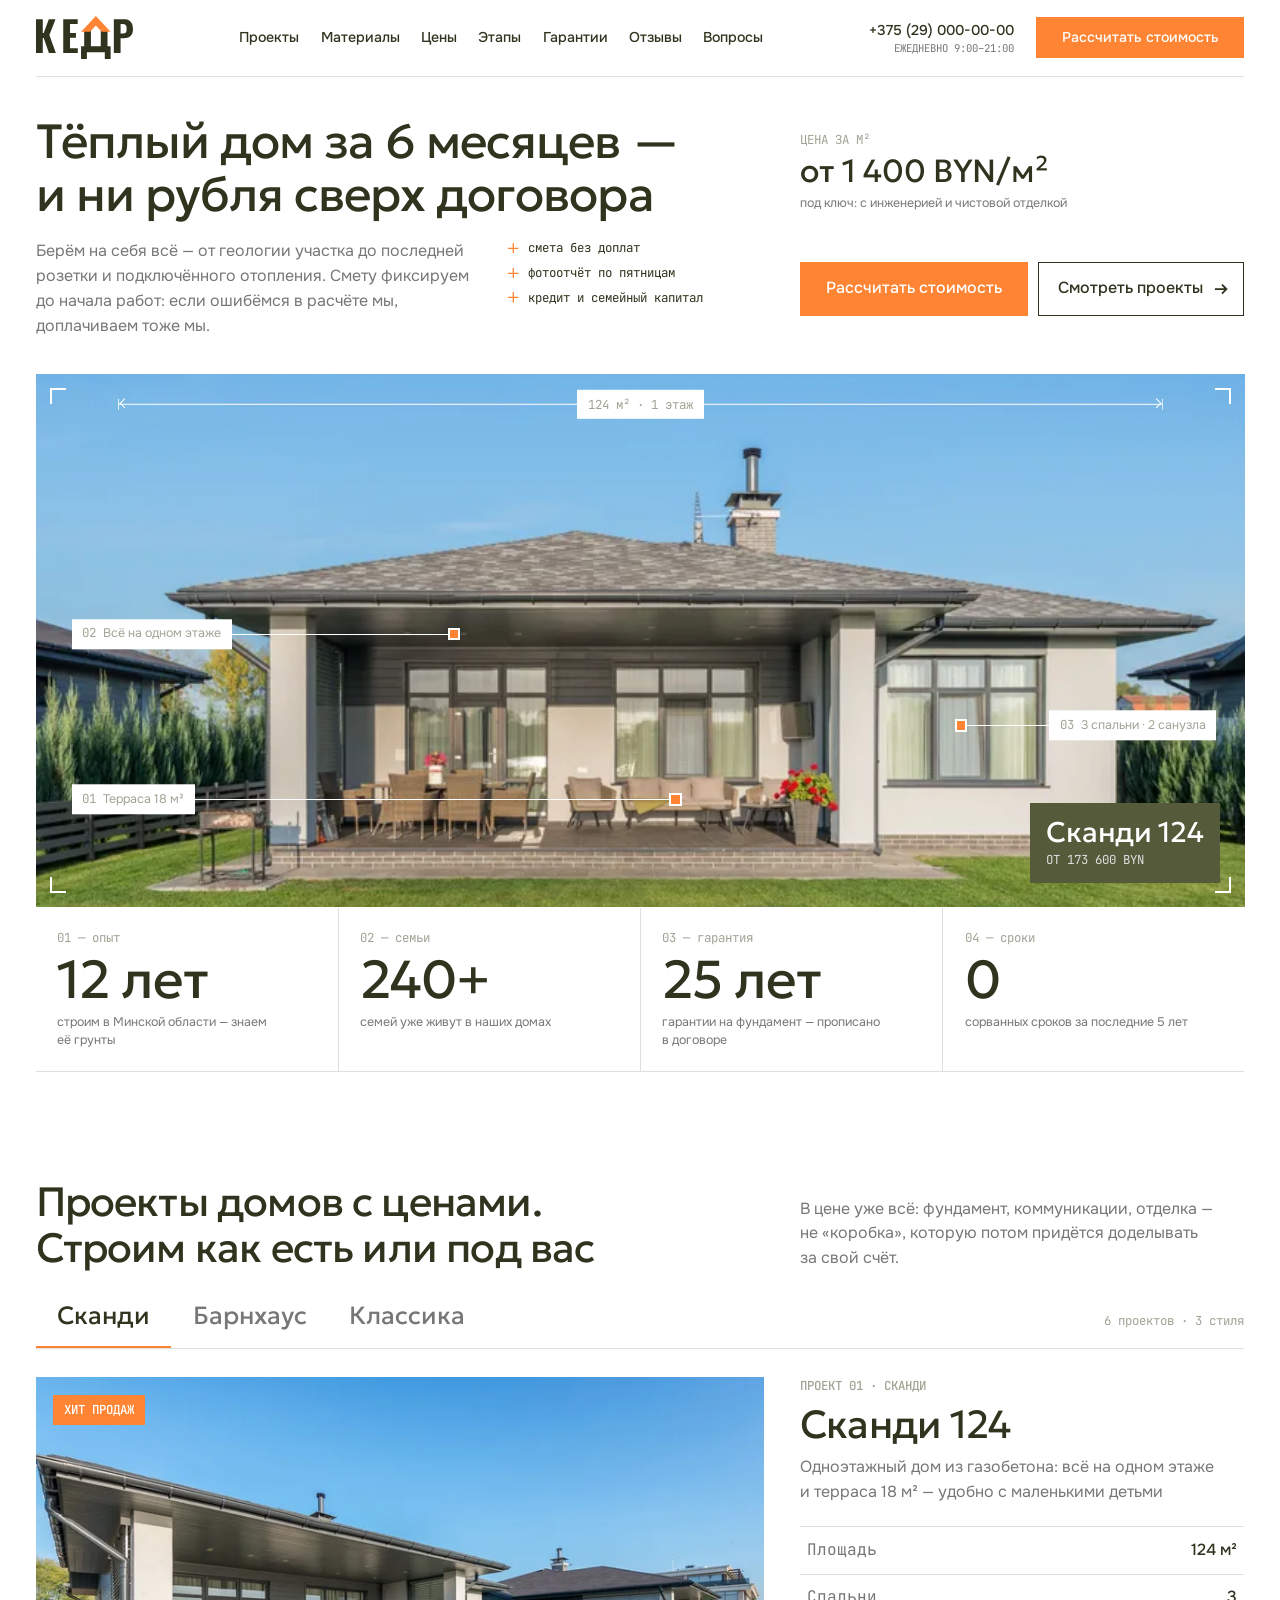
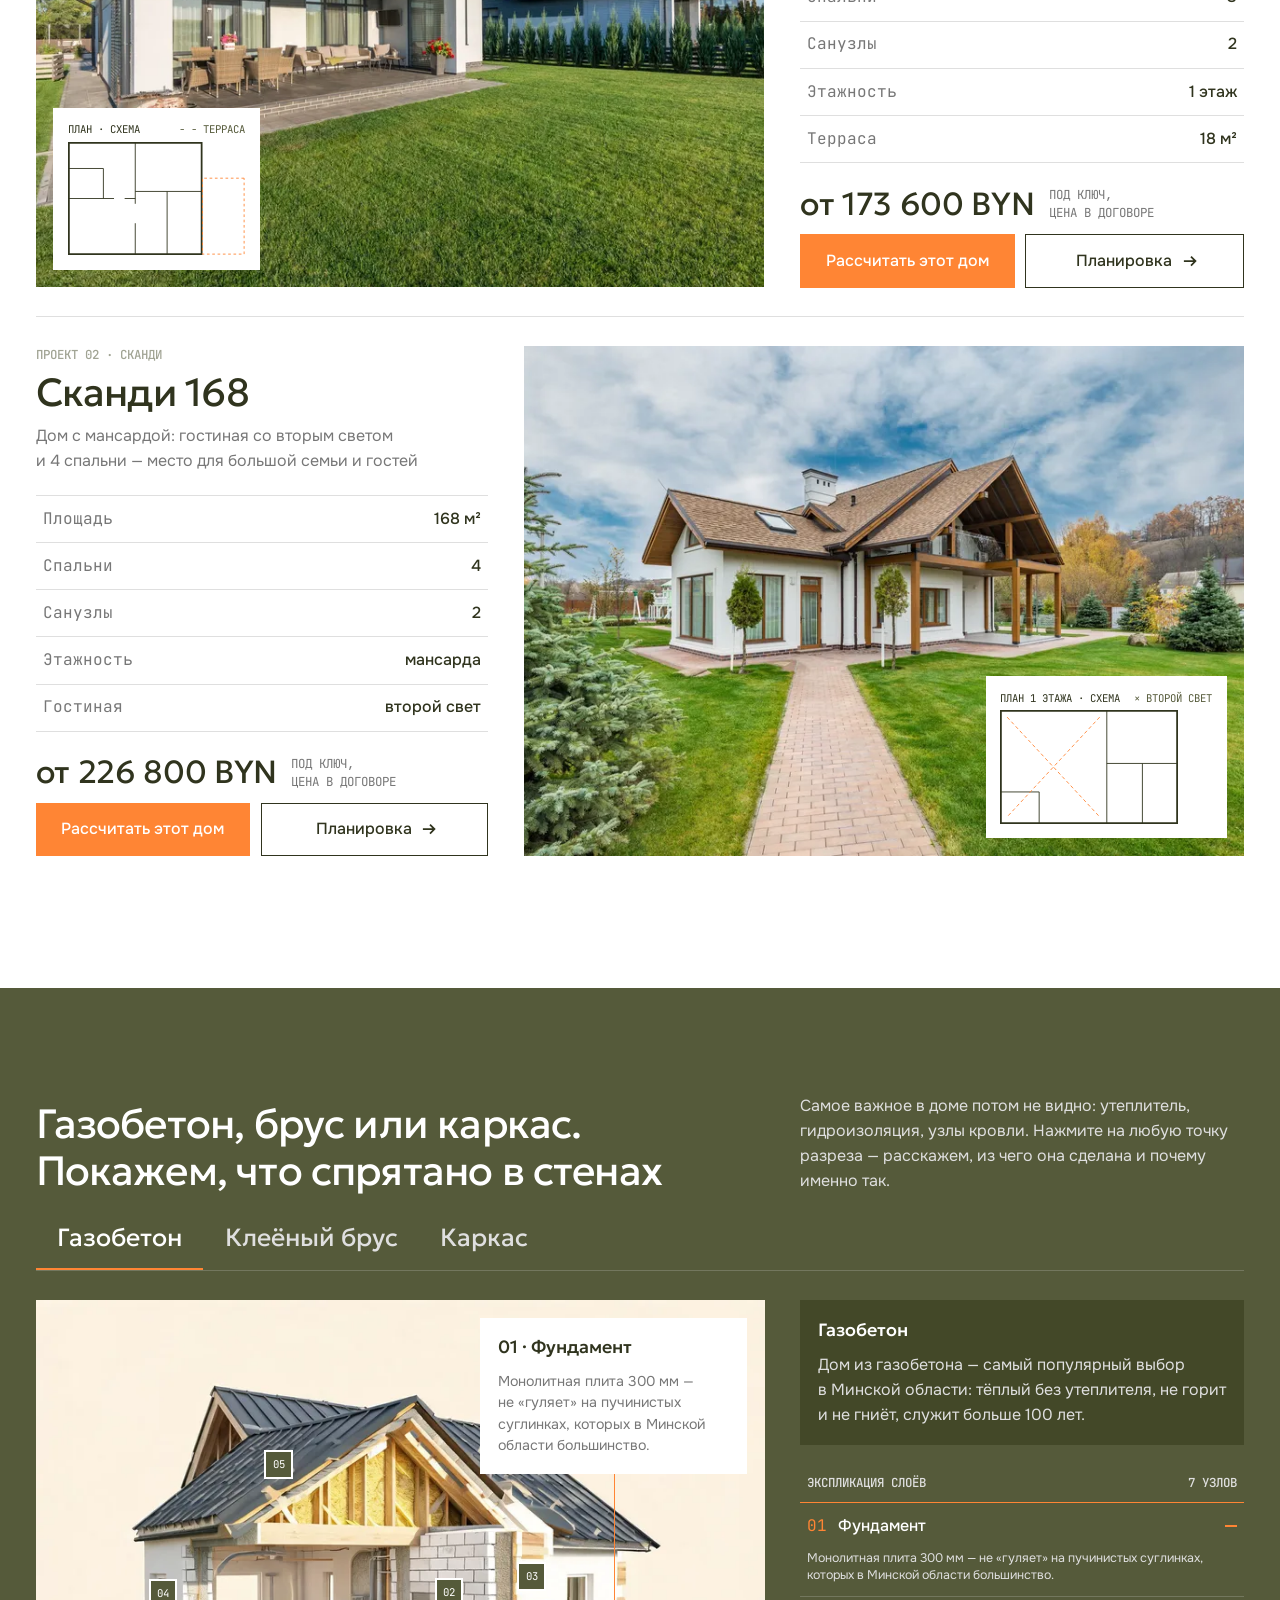
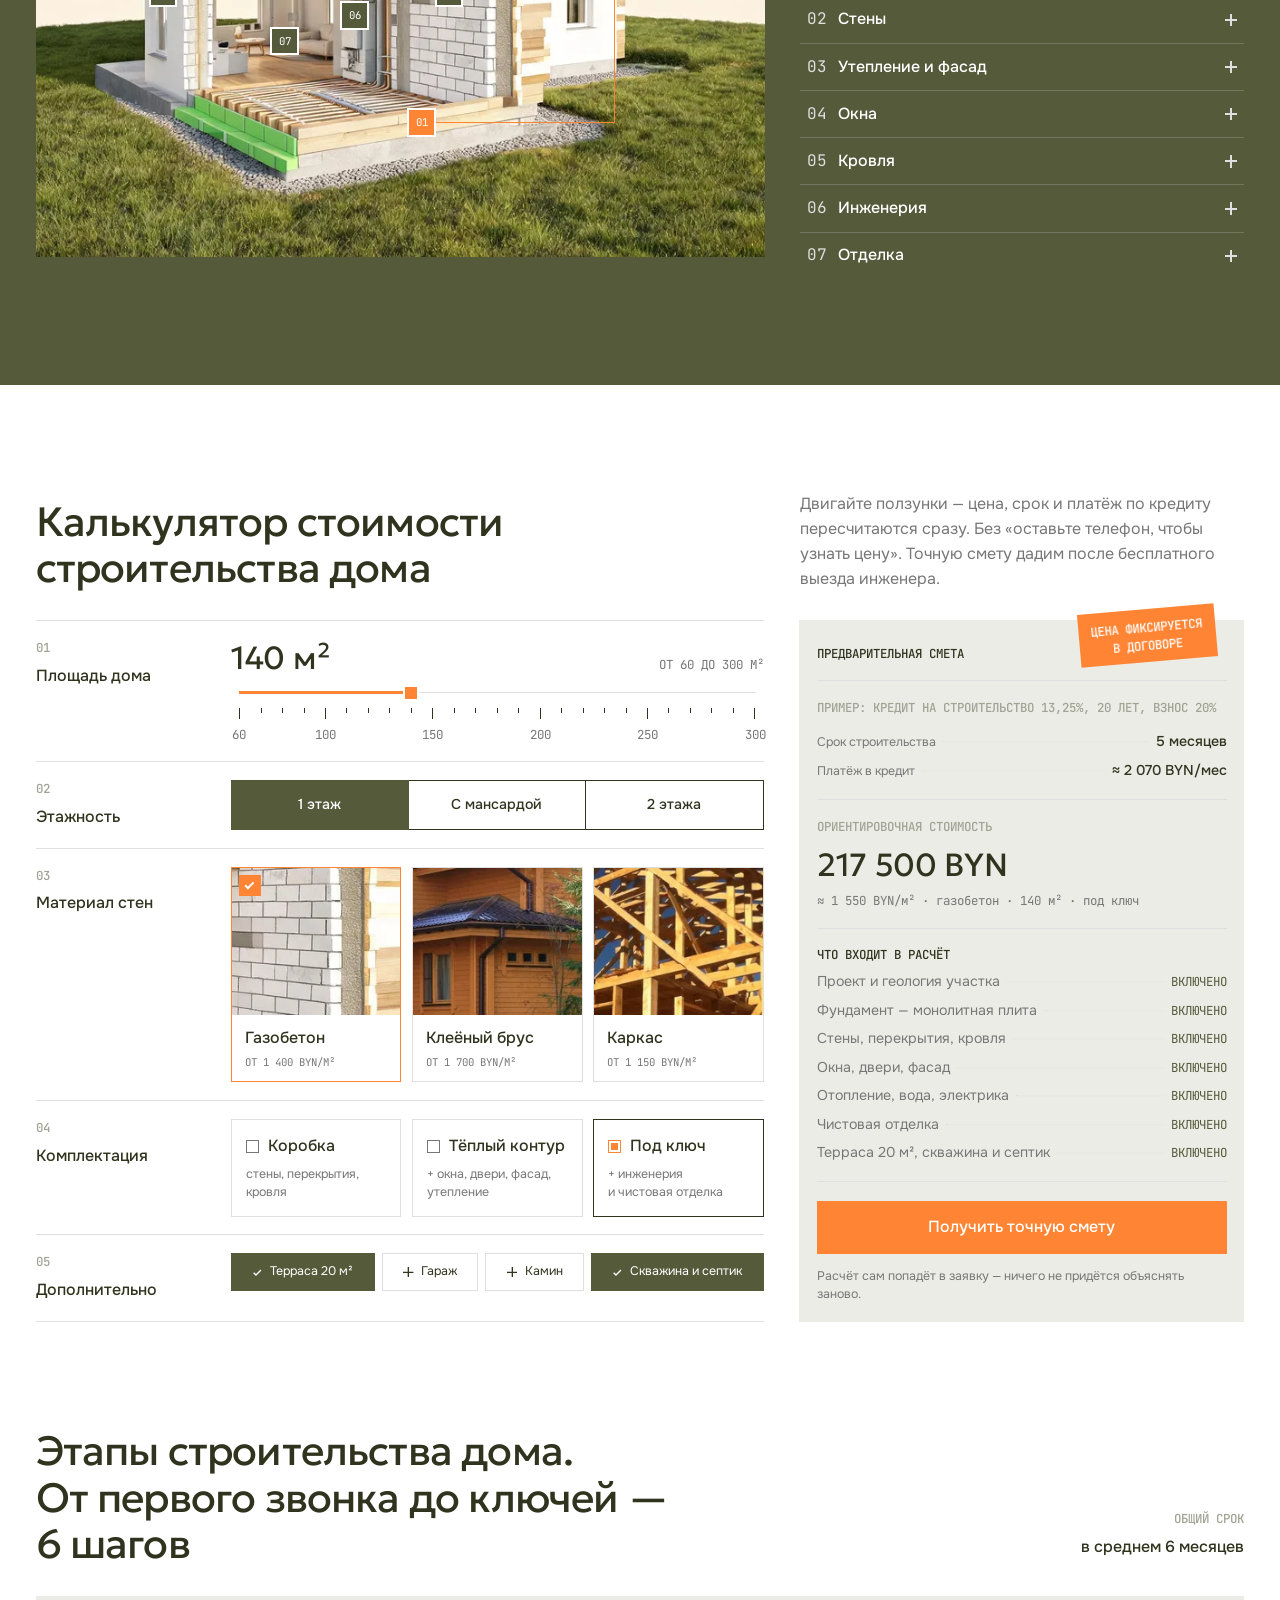
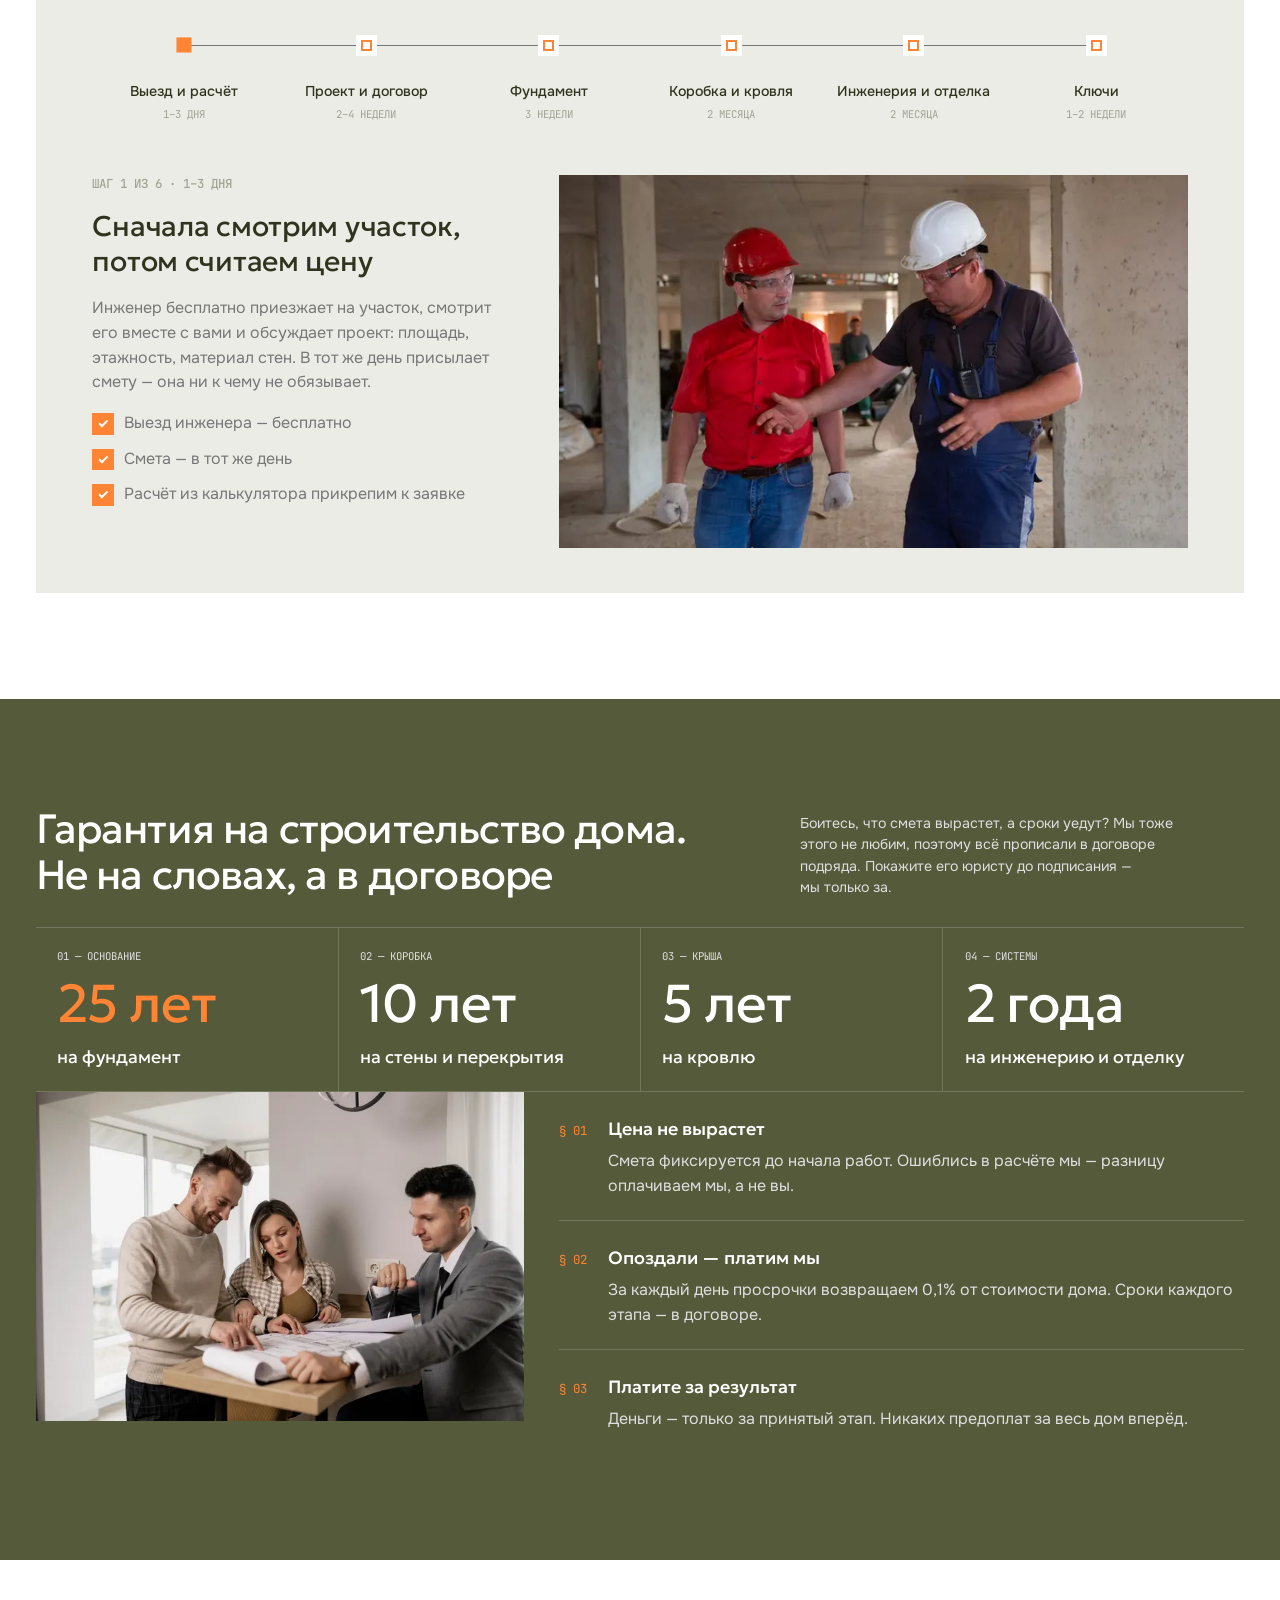
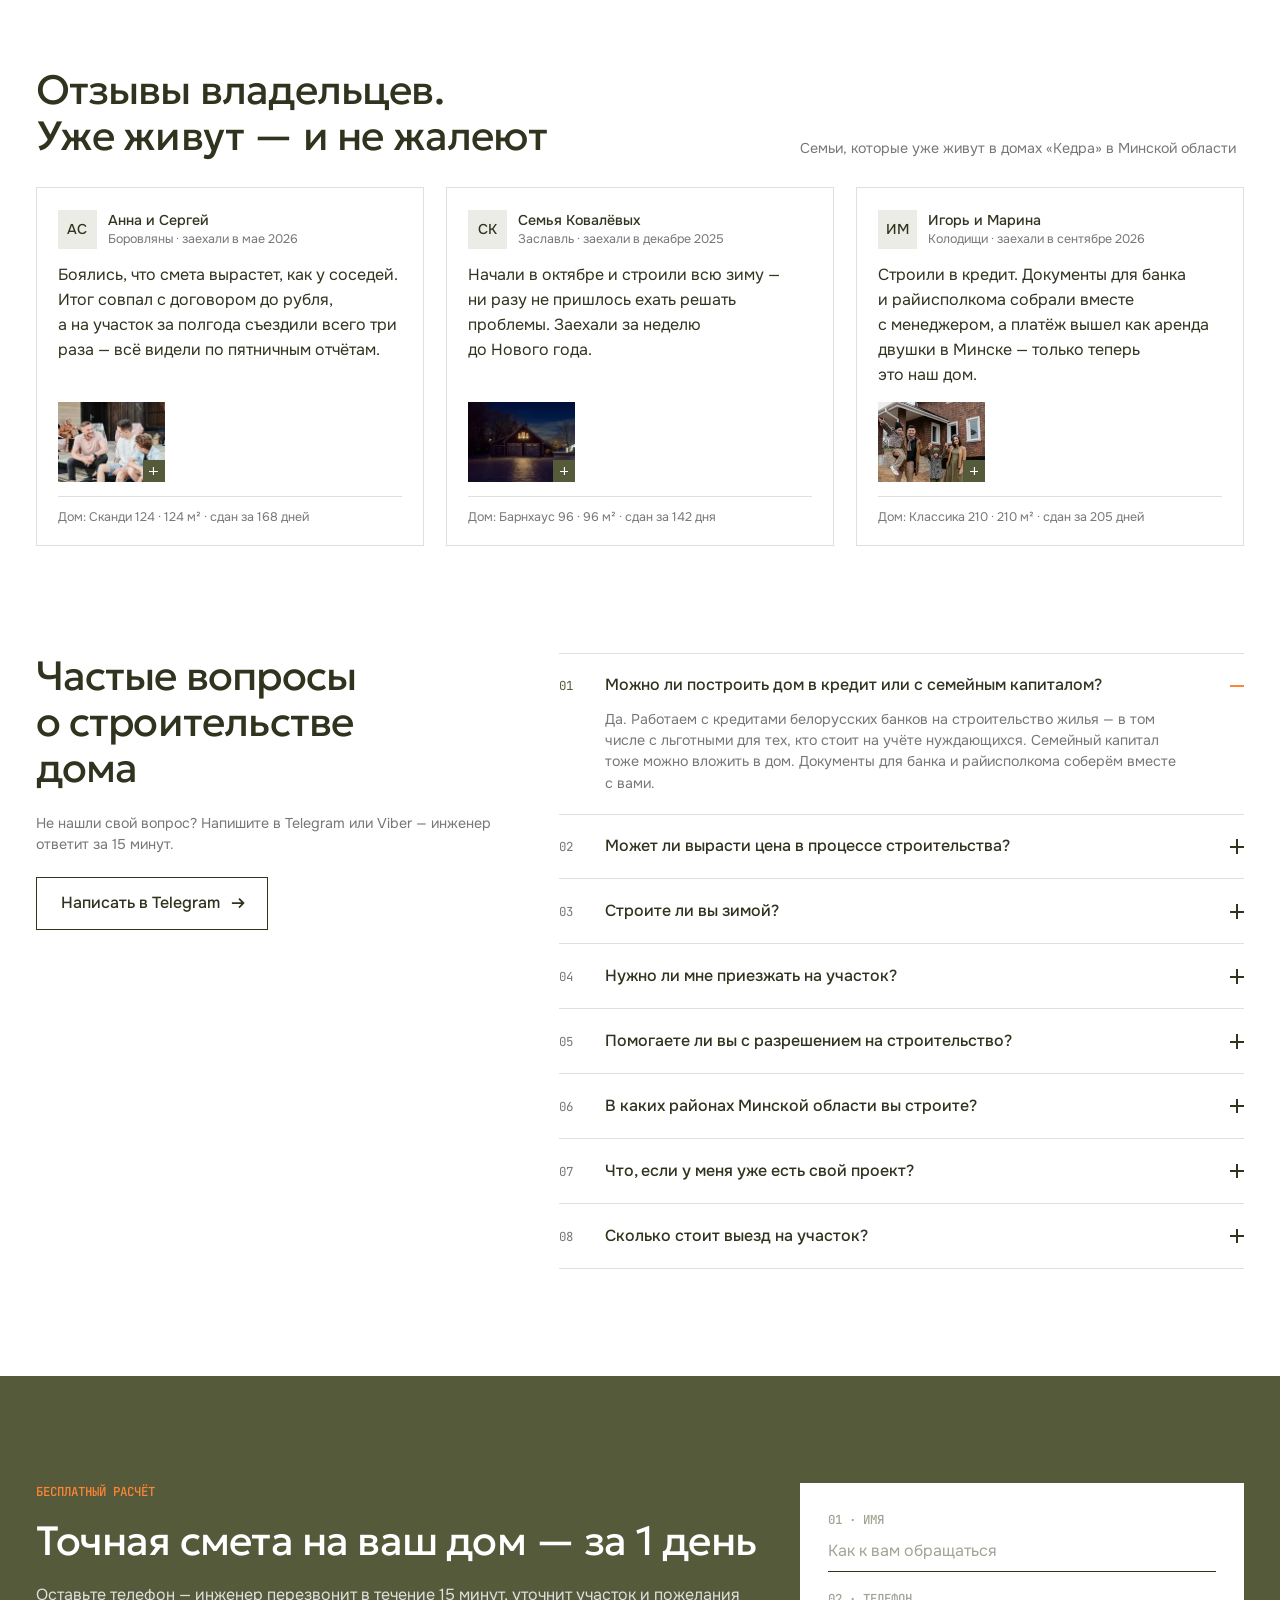
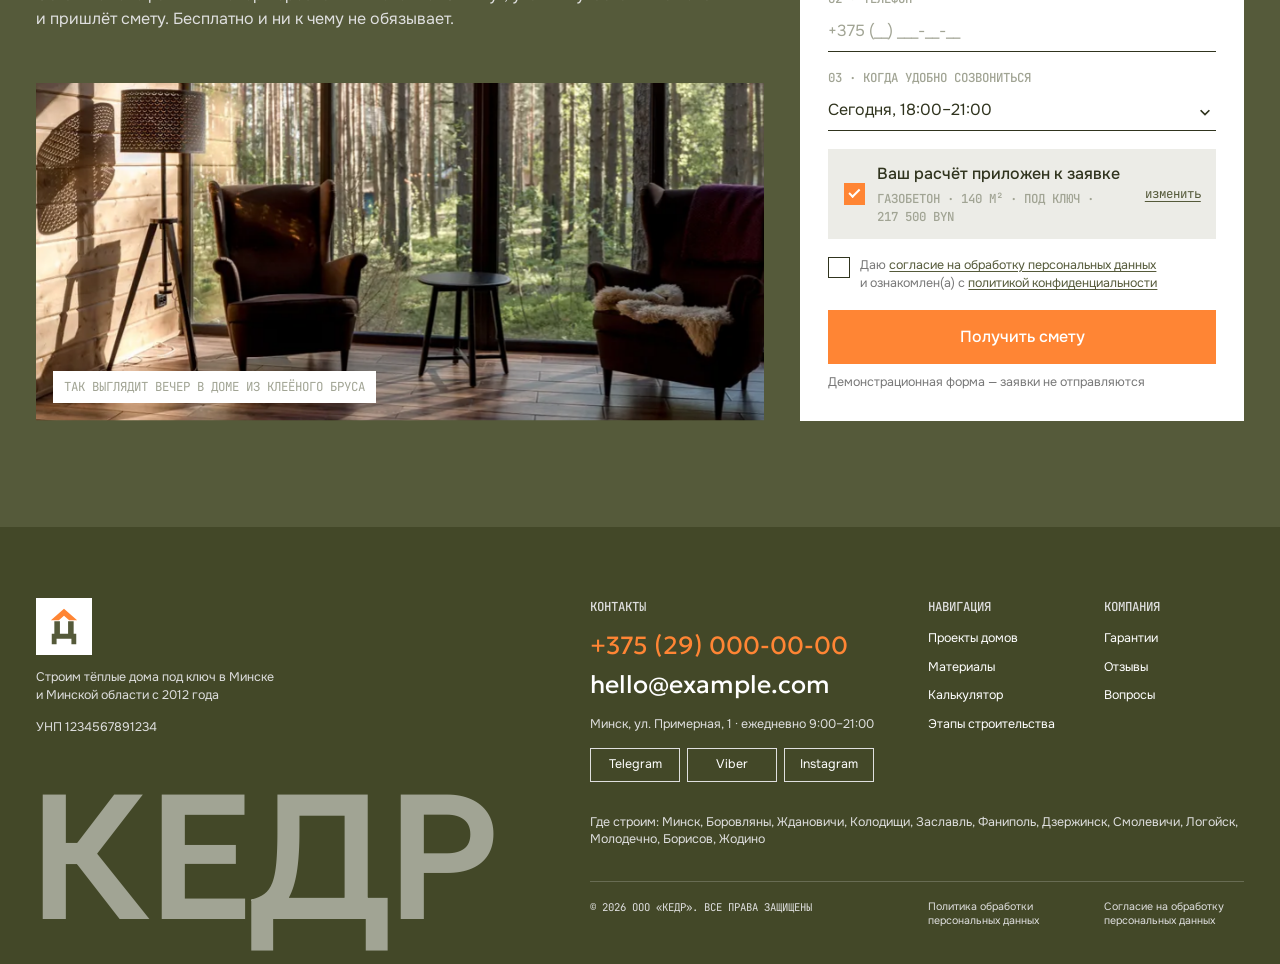
<file: index.html>
<!doctype html>
<html lang="ru">
<head>
<meta charset="utf-8">
<meta name="viewport" content="width=device-width,initial-scale=1">
<!-- seo:start -->
<title>Строительство домов под ключ в Минске и области — цены | Кедр</title>
<meta name="description" content="Строим дома под ключ из газобетона, бруса и каркаса в Минске и Минской области. От 1 400 BYN/м², цена в договоре, гарантия до 25 лет. Калькулятор онлайн.">
<link rel="canonical" href="https://asya74575.github.io/Stroyka-Domov/">
<meta property="og:type" content="website">
<meta property="og:title" content="Тёплый дом за 6 месяцев — и ни рубля сверх договора">
<meta property="og:description" content="Строим дома под ключ в Минске и области. Проекты с ценами, калькулятор стоимости, гарантия до 25 лет.">
<meta property="og:url" content="https://asya74575.github.io/Stroyka-Domov/">
<meta property="og:image" content="https://asya74575.github.io/Stroyka-Domov/img/og-kedr.jpg">
<meta property="og:locale" content="ru_BY">
<meta property="og:site_name" content="Кедр">
<script type="application/ld+json">{"@context":"https://schema.org","@graph":[{"@type":"WebSite","name":"Кедр","url":"https://asya74575.github.io/Stroyka-Domov/","inLanguage":"ru"},{"@type":"Organization","name":"ООО «Кедр»","url":"https://asya74575.github.io/Stroyka-Domov/","logo":"https://asya74575.github.io/Stroyka-Domov/img/logo-kedr.svg"}]}</script>
<script type="application/ld+json">{"@context":"https://schema.org","@type":"FAQPage","mainEntity":[{"@type":"Question","name":"Можно ли построить дом в кредит или с семейным капиталом?","acceptedAnswer":{"@type":"Answer","text":"Да. Работаем с кредитами белорусских банков на строительство жилья — в том числе с льготными для тех, кто стоит на учёте нуждающихся. Семейный капитал тоже можно вложить в дом. Документы для банка и райисполкома соберём вместе с вами."}},{"@type":"Question","name":"Может ли вырасти цена в процессе строительства?","acceptedAnswer":{"@type":"Answer","text":"Нет. Смета фиксируется в договоре до начала работ. Цена меняется, только если вы сами решите что-то добавить — например, камин или гараж, — и только после подписания допсоглашения."}},{"@type":"Question","name":"Строите ли вы зимой?","acceptedAnswer":{"@type":"Answer","text":"Да. Зимой заливаем фундамент с противоморозными добавками, собираем каркасные дома и дома из клеёного бруса, ведём внутреннюю отделку. Кладку газобетона в сильные морозы переносим — это заранее прописано в графике."}},{"@type":"Question","name":"Нужно ли мне приезжать на участок?","acceptedAnswer":{"@type":"Answer","text":"Не обязательно. Каждую пятницу присылаем фото- и видеоотчёт в Telegram или Viber, а на приёмку этапов можно приехать или подключиться по видеосвязи."}},{"@type":"Question","name":"Помогаете ли вы с разрешением на строительство?","acceptedAnswer":{"@type":"Answer","text":"Да. Готовим проектную документацию и пакет документов для райисполкома, а после стройки — документы для ввода дома в эксплуатацию и государственной регистрации."}},{"@type":"Question","name":"В каких районах Минской области вы строите?","acceptedAnswer":{"@type":"Answer","text":"В Минске и по всей Минской области в радиусе 100 км от МКАД: Минский, Дзержинский, Смолевичский, Логойский, Молодечненский, Борисовский и другие районы. Выезд инженера бесплатный."}},{"@type":"Question","name":"Что, если у меня уже есть свой проект?","acceptedAnswer":{"@type":"Answer","text":"Отлично — посчитаем смету по вашему проекту и, если нужно, адаптируем его под участок и выбранную технологию."}},{"@type":"Question","name":"Сколько стоит выезд на участок?","acceptedAnswer":{"@type":"Answer","text":"Нисколько в радиусе 100 км от МКАД. Инженер осмотрит участок, подъезд и сети и в тот же день пришлёт предварительный расчёт."}}]}</script>
<!-- seo:end -->
<script>(function (d) { d.classList.add('js'); /* движение при прокрутке (page.css): без IntersectionObserver и при reduced motion — всё сразу */ if ('IntersectionObserver' in window && !matchMedia('(prefers-reduced-motion: reduce)').matches) d.classList.add('js-reveal', 'js-draw'); /* ширина полосы прокрутки — для автоскейла десктопа (base.css) */ var s = document.createElement('div'); s.style.cssText = 'position:absolute;top:-99px;width:99px;height:9px;overflow:scroll'; d.appendChild(s); d.style.setProperty('--sbw', s.offsetWidth - s.clientWidth + 'px'); d.removeChild(s); })(document.documentElement)</script>
<link rel="stylesheet" href="assets/css/tokens.css?v=20261007c">
<link rel="stylesheet" href="assets/css/base.css?v=20261007-l74c">
<link rel="stylesheet" href="assets/css/page.css?v=20261007-l74d">
</head>
<body>
<svg class="visually-hidden" aria-hidden="true" focusable="false">
  <symbol id="i-arrow" viewBox="0 0 16 16"><path d="M1 8h13M9 3l5 5-5 5" fill="none" stroke="currentColor" stroke-width="2"/></symbol>
  <symbol id="i-plus" viewBox="0 0 16 16"><path d="M8 0v16M0 8h16" fill="none" stroke="currentColor" stroke-width="2"/></symbol>
  <symbol id="i-minus" viewBox="0 0 16 16"><path d="M0 8h16" fill="none" stroke="currentColor" stroke-width="2"/></symbol>
  <symbol id="i-clip" viewBox="0 0 24 24"><path d="M20 11.5l-8.1 8.1a5 5 0 0 1-7.1-7.1l8.5-8.5a3.3 3.3 0 0 1 4.7 4.7l-8.5 8.5a1.7 1.7 0 0 1-2.4-2.4l7.8-7.8" fill="none" stroke="currentColor" stroke-width="2"/></symbol>
  <symbol id="i-check" viewBox="0 0 16 16"><path d="M2.5 8.5l3.5 3.5 7.5-7.5" fill="none" stroke="currentColor" stroke-width="2"/></symbol>
</svg>
<a class="skip-link" href="#main">К&nbsp;содержанию</a>
<div data-include="header"><!-- include:header --><header class="site-header container"><a class="site-header__logo" href="index.html#top"><img src="img/logo-kedr.svg" width="110" height="48" alt="Кедр — на главную"></a><nav class="site-header__nav" aria-label="Основное меню"><a class="t-body-strong" href="index.html#proekty">Проекты</a><a class="t-body-strong" href="index.html#materialy">Материалы</a><a class="t-body-strong" href="index.html#kalkulyator">Цены</a><a class="t-body-strong" href="index.html#etapy">Этапы</a><a class="t-body-strong" href="index.html#garantii">Гарантии</a><a class="t-body-strong" href="index.html#otzyvy">Отзывы</a><a class="t-body-strong" href="index.html#voprosy">Вопросы</a></nav><div class="site-header__end"><p class="site-header__contact"><span class="t-body-strong nowrap">+375 (29) 000-00-00</span><span class="site-header__hours t-mono-s nowrap">ежедневно 9:00–&#8288;21:00</span></p><a class="button site-header__cta" href="index.html#raschet">Рассчитать стоимость</a><a class="icon-button site-header__call" href="index.html#zayavka" aria-label="Заказать звонок: перейти к форме заявки"><svg viewBox="18 18 24 24" width="24" height="24" aria-hidden="true" focusable="false"><path d="M40 34.92v3a2 2 0 0 1-2.18 2 19.8 19.8 0 0 1-8.63-3.07 19.5 19.5 0 0 1-6-6 19.8 19.8 0 0 1-3.07-8.67A2 2 0 0 1 22.11 20h3a2 2 0 0 1 2 1.72c.13.96.36 1.9.7 2.81a2 2 0 0 1-.45 2.11l-1.27 1.27a16 16 0 0 0 6 6l1.27-1.27a2 2 0 0 1 2.11-.45c.91.34 1.85.57 2.81.7A2 2 0 0 1 40 34.92z" stroke="currentColor" stroke-width="2" stroke-linejoin="round" fill="none"></path></svg></a><button class="icon-button site-header__burger" type="button" aria-expanded="false" aria-controls="site-menu" aria-label="Открыть меню"><svg viewBox="0 0 24 24" width="24" height="24" aria-hidden="true" focusable="false"><path d="M0 5h24v2H0zM0 11h24v2H0zM0 17h24v2H0z" fill="currentColor"></path></svg></button></div></header><div class="site-menu" id="site-menu"><div class="site-menu__inner container"><nav aria-label="Меню разделов"><ul class="site-menu__list"><li><a class="site-menu__link" href="index.html#proekty"><span class="site-menu__num t-mono">01</span><span class="site-menu__title t-h3s">Проекты</span></a></li><li><a class="site-menu__link" href="index.html#materialy"><span class="site-menu__num t-mono">02</span><span class="site-menu__title t-h3s">Материалы</span></a></li><li><a class="site-menu__link" href="index.html#kalkulyator"><span class="site-menu__num t-mono">03</span><span class="site-menu__title t-h3s">Цены</span></a></li><li><a class="site-menu__link" href="index.html#etapy"><span class="site-menu__num t-mono">04</span><span class="site-menu__title t-h3s">Этапы</span></a></li><li><a class="site-menu__link" href="index.html#garantii"><span class="site-menu__num t-mono">05</span><span class="site-menu__title t-h3s">Гарантии</span></a></li><li><a class="site-menu__link" href="index.html#otzyvy"><span class="site-menu__num t-mono">06</span><span class="site-menu__title t-h3s">Отзывы</span></a></li><li><a class="site-menu__link" href="index.html#voprosy"><span class="site-menu__num t-mono">07</span><span class="site-menu__title t-h3s">Вопросы</span></a></li></ul></nav><div class="site-menu__bottom"><a class="button site-menu__cta" href="index.html#raschet">Рассчитать стоимость</a><p class="site-menu__phone"><span class="t-h4 nowrap">+375 (29) 000-00-00</span><span class="t-mono-s">ежедневно 9:00–&#8288;21:00</span></p><p class="site-menu__address t-body-s">Минск, ул.&nbsp;Примерная, 1&nbsp;· ежедневно 9:00–&#8288;21:00</p><div data-contacts=""><ul class="contacts"><li><a class="contacts__link" href="index.html#zayavka">Telegram</a></li><li><a class="contacts__link" href="index.html#zayavka">Viber</a></li><li><a class="contacts__link" href="index.html#zayavka">Instagram</a></li></ul></div></div></div></div><!-- /include:header --></div>

<main id="main">

<!-- 02 Первый экран + цифры -->
<section class="hero" id="top" aria-labelledby="hero-title">
  <div class="container hero__grid">
    <div class="hero__stamp draw-t" data-draw aria-hidden="true"></div>
    <h1 class="hero__title t-display" id="hero-title" data-reveal><span class="visually-hidden">Строительство домов под&nbsp;ключ в&nbsp;Минске и&nbsp;Минской области. </span>Тёплый дом за&nbsp;6&nbsp;месяцев&nbsp;—<br class="br"> и&nbsp;ни&nbsp;рубля сверх договора</h1>
    <div class="hero__price" data-reveal="1">
      <p class="t-mono-caps c-muted">цена за&nbsp;м²</p>
      <p class="t-price">от&nbsp;1&nbsp;400&nbsp;BYN/м²</p>
      <p class="t-body-s c-text">под&nbsp;ключ: с&nbsp;инженерией и&nbsp;чистовой отделкой</p>
    </div>
    <div class="hero__intro">
      <p class="hero__lead t-lead c-text" data-reveal="2">Берём на&nbsp;себя всё&nbsp;— от&nbsp;геологии участка до&nbsp;последней розетки и&nbsp;подключённого отопления. Смету фиксируем до&nbsp;начала работ: если ошибёмся в&nbsp;расчёте мы, доплачиваем тоже&nbsp;мы.</p>
      <ul class="hero__tags t-mono" data-reveal="2">
        <li><svg class="hero__tag-icon" aria-hidden="true"><use href="#i-plus"/></svg>смета без&nbsp;доплат</li>
        <li><svg class="hero__tag-icon" aria-hidden="true"><use href="#i-plus"/></svg>фотоотчёт по&nbsp;пятницам</li>
        <li><svg class="hero__tag-icon" aria-hidden="true"><use href="#i-plus"/></svg>кредит и&nbsp;семейный капитал</li>
      </ul>
    </div>
    <div class="hero__actions" data-reveal="3">
      <a class="button" href="#raschet">Рассчитать стоимость</a>
      <a class="button button--outline" href="#proekty">Смотреть проекты <svg class="icon" aria-hidden="true"><use href="#i-arrow"/></svg></a>
    </div>
    <figure class="hero__figure" data-hero>
      <div class="hero__frame" data-parallax="hero">
        <div class="hero__canvas">
          <img class="hero__img" src="img/hero-skandi-124-pexels-7546775-1640.webp" srcset="img/hero-skandi-124-pexels-7546775-820.webp 820w, img/hero-skandi-124-pexels-7546775-1640.webp 1640w, img/hero-skandi-124-pexels-7546775-2720.webp 2720w" sizes="(min-width: 1024px) 94.44vw, (min-width: 600px) calc(100vw - 80px), calc(100vw - 32px)" width="1360" height="924" alt="Одноэтажный дом «Сканди 124» с террасой 18 м² — проект «Кедра» из газобетона" fetchpriority="high">
          <span class="hero__leader hero__leader--1" style="--x: 52.9%; --y: 57.14%" aria-hidden="true"></span>
          <span class="hero__leader hero__leader--2" style="--x: 34.6%; --y: 37.02%" aria-hidden="true"></span>
          <span class="hero__leader hero__leader--3" style="--x: 76.5%; --y: 48.12%" aria-hidden="true"></span>
          <span class="hero__point hero__point--1" style="--x: 52.9%; --y: 57.14%" aria-hidden="true"><span class="hero__point-num t-mono">01</span></span>
          <span class="hero__point hero__point--2" style="--x: 34.6%; --y: 37.02%" aria-hidden="true"><span class="hero__point-num t-mono">02</span></span>
          <span class="hero__point hero__point--3" style="--x: 76.5%; --y: 48.12%" aria-hidden="true"><span class="hero__point-num t-mono">03</span></span>
          <p class="hero__note hero__note--1" style="--y: 57.14%" aria-hidden="true"><span class="t-mono">01</span> <span class="t-body-s">Терраса 18&nbsp;м²</span></p>
          <p class="hero__note hero__note--2" style="--y: 37.02%" aria-hidden="true"><span class="t-mono">02</span> <span class="t-body-s">Всё&nbsp;на&nbsp;одном&nbsp;этаже</span></p>
          <p class="hero__note hero__note--3" style="--y: 48.12%" aria-hidden="true"><span class="t-mono">03</span> <span class="t-body-s">3&nbsp;спальни&nbsp;· 2&nbsp;санузла</span></p>
        </div>
        <span class="corner corner--tl" aria-hidden="true"></span><span class="corner corner--tr" aria-hidden="true"></span><span class="corner corner--bl" aria-hidden="true"></span><span class="corner corner--br" aria-hidden="true"></span>
        <div class="hero__dim" aria-hidden="true">
          <span class="hero__dim-line hero__dim-line--l"></span>
          <span class="hero__dim-label t-mono">124&nbsp;м²&nbsp;· 1&nbsp;этаж</span>
          <span class="hero__dim-line hero__dim-line--r"></span>
        </div>
      </div>
      <figcaption class="hero__caption">
        <p class="hero__plaque"><span class="t-h3 c-white">Сканди&nbsp;124</span> <span class="t-mono-caps c-chip">от&nbsp;173&nbsp;600&nbsp;BYN</span></p>
        <ul class="hero__callouts">
          <li class="hero__callout"><span class="t-mono">01</span> <span class="t-body-s">Терраса 18&nbsp;м²</span></li>
          <li class="hero__callout"><span class="t-mono">02</span> <span class="t-body-s">Всё&nbsp;на&nbsp;одном&nbsp;этаже</span></li>
          <li class="hero__callout"><span class="t-mono">03</span> <span class="t-body-s">3&nbsp;спальни&nbsp;· 2&nbsp;санузла</span></li>
        </ul>
      </figcaption>
    </figure>
    <ul class="hero__facts draw-b" data-draw>
      <li class="fact"><p class="t-mono c-muted">01&nbsp;—&nbsp;опыт</p><p class="t-number" data-count="12" data-plural="год|года|лет">12&nbsp;лет</p><p class="t-body-s c-text">строим в&nbsp;Минской области&nbsp;— знаем её&nbsp;грунты</p></li>
      <li class="fact"><p class="t-mono c-muted">02&nbsp;—&nbsp;семьи</p><p class="t-number" data-count="240" data-suffix="+">240+</p><p class="t-body-s c-text">семей уже живут в&nbsp;наших&nbsp;домах</p></li>
      <li class="fact"><p class="t-mono c-muted">03&nbsp;— гарантия</p><p class="t-number" data-count="25" data-plural="год|года|лет">25&nbsp;лет</p><p class="t-body-s c-text">гарантии на&nbsp;фундамент&nbsp;— прописано в&nbsp;договоре</p></li>
      <li class="fact"><p class="t-mono c-muted">04&nbsp;—&nbsp;сроки</p><p class="t-number">0</p><p class="t-body-s c-text">сорванных сроков за&nbsp;последние 5&nbsp;лет</p></li>
    </ul>
  </div>
</section>

<!-- 04 Проекты -->
<section class="section projects" id="proekty" aria-labelledby="proekty-title">
  <div class="container projects__stack">
    <header class="sec-head">
      <h2 class="t-h2" id="proekty-title" data-reveal>Проекты домов с&nbsp;ценами.<br class="br"> Строим как&nbsp;есть или&nbsp;под&nbsp;вас</h2>
      <p class="sec-head__lead t-lead c-text" data-reveal="1">В&nbsp;цене уже всё: фундамент, коммуникации, отделка&nbsp;— не&nbsp;«коробка», которую потом придётся доделывать за&nbsp;свой&nbsp;счёт.</p>
    </header>
    <div class="tabs-row draw-b" data-draw>
      <div class="tabs" role="tablist" aria-label="Стиль дома" data-tabs="proekty">
        <button class="tab t-h3s" type="button" role="tab" id="tab-skandi" aria-selected="true" aria-controls="panel-skandi">Сканди</button>
        <button class="tab t-h3s" type="button" role="tab" id="tab-barnhaus" aria-selected="false" aria-controls="panel-barnhaus" tabindex="-1">Барнхаус</button>
        <button class="tab t-h3s" type="button" role="tab" id="tab-klassika" aria-selected="false" aria-controls="panel-klassika" tabindex="-1">Классика</button>
      </div>
      <p class="tabs-row__note t-mono c-muted">6&nbsp;проектов&nbsp;· 3&nbsp;стиля</p>
    </div>
    <div class="tab-panels" data-panels="proekty">

      <div class="tab-panel" role="tabpanel" id="panel-skandi" aria-labelledby="tab-skandi">
        <article class="project" aria-labelledby="project-1">
          <div class="project__media shutter-photo" data-reveal>
            <img class="project__img" src="img/skandi-124-pexels-7546776-820.webp" srcset="img/skandi-124-pexels-7546776-820.webp 820w, img/skandi-124-pexels-7546776-1640.webp 1640w" sizes="(min-width: 1024px) 56.94vw, (min-width: 600px) calc(100vw - 80px), calc(100vw - 32px)" width="820" height="600" loading="lazy" alt="Одноэтажный дом «Сканди 124» с крытой террасой и газоном">
            <p class="project__chip t-label">Хит продаж</p>
            <div class="plan-card" aria-hidden="true"><p class="plan-card__head t-mono-s"><span>План&nbsp;·&nbsp;схема</span><span class="c-olive">- - терраса</span></p><img src="img/plan-skandi-124.svg" width="200" height="128" alt=""></div>
            <span class="shutter" aria-hidden="true"><i></i><i></i><i></i><i></i><i></i><i></i><i></i><i></i></span>
          </div>
          <div class="project__info" data-reveal="1">
            <div class="project__title">
              <p class="t-label c-muted">Проект 01&nbsp;· Сканди</p>
              <h3 class="t-h2s" id="project-1">Сканди&nbsp;124</h3>
              <p class="t-lead c-text">Одноэтажный дом из&nbsp;газобетона: всё&nbsp;на&nbsp;одном этаже и&nbsp;терраса 18&nbsp;м²&nbsp;— удобно с&nbsp;маленькими детьми</p>
            </div>
            <dl class="specs draw-b" data-draw>
              <div class="specs__row draw-t"><dt class="t-mono-l c-text">Площадь</dt><dd class="t-lead-strong">124&nbsp;м²</dd></div>
              <div class="specs__row draw-t"><dt class="t-mono-l c-text">Спальни</dt><dd class="t-lead-strong">3</dd></div>
              <div class="specs__row draw-t"><dt class="t-mono-l c-text">Санузлы</dt><dd class="t-lead-strong">2</dd></div>
              <div class="specs__row draw-t"><dt class="t-mono-l c-text">Этажность</dt><dd class="t-lead-strong">1&nbsp;этаж</dd></div>
              <div class="specs__row draw-t"><dt class="t-mono-l c-text">Терраса</dt><dd class="t-lead-strong">18&nbsp;м²</dd></div>
            </dl>
            <div class="project__buy">
              <div class="project__price"><p class="t-price">от&nbsp;173&nbsp;600&nbsp;BYN</p><p class="t-mono-caps c-text">под&nbsp;ключ,<br> цена в&nbsp;договоре</p></div>
              <div class="project__actions">
                <a class="button" href="#raschet" data-calc='{"area":124,"floors":"1","material":"gazobeton","kit":"turnkey","extras":[]}'>Рассчитать этот&nbsp;дом</a>
                <a class="button button--outline" href="img/plan-skandi-124.svg" data-plan="img/plan-skandi-124.svg" data-plan-title="Сканди&nbsp;124&nbsp;· план 1&nbsp;этажа">Планировка <svg class="icon" aria-hidden="true"><use href="#i-arrow"/></svg></a>
              </div>
            </div>
          </div>
        </article>
        <article class="project project--reverse" aria-labelledby="project-2">
          <div class="project__media shutter-photo" data-reveal>
            <img class="project__img" src="img/skandi-168-pexels-5997993-820.webp" srcset="img/skandi-168-pexels-5997993-820.webp 820w, img/skandi-168-pexels-5997993-1640.webp 1640w" sizes="(min-width: 1024px) 56.94vw, (min-width: 600px) calc(100vw - 80px), calc(100vw - 32px)" width="811" height="600" loading="lazy" alt="Белый дом «Сканди 168» с мансардой и остеклённым фронтоном">
            <div class="plan-card" aria-hidden="true"><p class="plan-card__head t-mono-s"><span>План 1&nbsp;этажа&nbsp;·&nbsp;схема</span><span class="c-olive">× второй&nbsp;свет</span></p><img src="img/plan-skandi-168.svg" width="200" height="128" alt=""></div>
            <span class="shutter" aria-hidden="true"><i></i><i></i><i></i><i></i><i></i><i></i><i></i><i></i></span>
          </div>
          <div class="project__info" data-reveal="1">
            <div class="project__title">
              <p class="t-label c-muted">Проект 02&nbsp;· Сканди</p>
              <h3 class="t-h2s" id="project-2">Сканди&nbsp;168</h3>
              <p class="t-lead c-text">Дом с&nbsp;мансардой: гостиная со&nbsp;вторым светом и&nbsp;4&nbsp;спальни&nbsp;— место для&nbsp;большой семьи и&nbsp;гостей</p>
            </div>
            <dl class="specs draw-b" data-draw>
              <div class="specs__row draw-t"><dt class="t-mono-l c-text">Площадь</dt><dd class="t-lead-strong">168&nbsp;м²</dd></div>
              <div class="specs__row draw-t"><dt class="t-mono-l c-text">Спальни</dt><dd class="t-lead-strong">4</dd></div>
              <div class="specs__row draw-t"><dt class="t-mono-l c-text">Санузлы</dt><dd class="t-lead-strong">2</dd></div>
              <div class="specs__row draw-t"><dt class="t-mono-l c-text">Этажность</dt><dd class="t-lead-strong">мансарда</dd></div>
              <div class="specs__row draw-t"><dt class="t-mono-l c-text">Гостиная</dt><dd class="t-lead-strong">второй&nbsp;свет</dd></div>
            </dl>
            <div class="project__buy">
              <div class="project__price"><p class="t-price">от&nbsp;226&nbsp;800&nbsp;BYN</p><p class="t-mono-caps c-text">под&nbsp;ключ,<br> цена в&nbsp;договоре</p></div>
              <div class="project__actions">
                <a class="button" href="#raschet" data-calc='{"area":168,"floors":"mansard","material":"gazobeton","kit":"turnkey","extras":[]}'>Рассчитать этот&nbsp;дом</a>
                <a class="button button--outline" href="img/plan-skandi-168.svg" data-plan="img/plan-skandi-168.svg" data-plan-title="Сканди&nbsp;168&nbsp;· план 1&nbsp;этажа">Планировка <svg class="icon" aria-hidden="true"><use href="#i-arrow"/></svg></a>
              </div>
            </div>
          </div>
        </article>
      </div>

      <div class="tab-panel" role="tabpanel" id="panel-barnhaus" aria-labelledby="tab-barnhaus">
        <article class="project" aria-labelledby="project-3">
          <div class="project__media shutter-photo" data-reveal>
            <img class="project__img" src="img/barnhaus-96-unsplash-zSu5hgaEx2Q-820.webp" srcset="img/barnhaus-96-unsplash-zSu5hgaEx2Q-820.webp 820w, img/barnhaus-96-unsplash-zSu5hgaEx2Q-1640.webp 1640w" sizes="(min-width: 1024px) 56.94vw, (min-width: 600px) calc(100vw - 80px), calc(100vw - 32px)" width="820" height="600" loading="lazy" alt="Одноэтажный барнхаус с деревянным фасадом и террасой">
            <div class="plan-card" aria-hidden="true"><p class="plan-card__head t-mono-s"><span>План&nbsp;·&nbsp;схема</span><span class="c-olive">× до&nbsp;конька</span></p><img src="img/plan-barnhaus-96.svg" width="200" height="128" alt=""></div>
            <span class="shutter" aria-hidden="true"><i></i><i></i><i></i><i></i><i></i><i></i><i></i><i></i></span>
          </div>
          <div class="project__info" data-reveal="1">
            <div class="project__title">
              <p class="t-label c-muted">Проект 03&nbsp;· Барнхаус</p>
              <h3 class="t-h2s" id="project-3">Барнхаус&nbsp;96</h3>
              <p class="t-lead c-text">Одноэтажный барнхаус: деревянный фасад,<br class="br-d"> кухня-гостиная с&nbsp;потолком до&nbsp;конька</p>
            </div>
            <dl class="specs draw-b" data-draw>
              <div class="specs__row draw-t"><dt class="t-mono-l c-text">Площадь</dt><dd class="t-lead-strong">96&nbsp;м²</dd></div>
              <div class="specs__row draw-t"><dt class="t-mono-l c-text">Спальни</dt><dd class="t-lead-strong">2</dd></div>
              <div class="specs__row draw-t"><dt class="t-mono-l c-text">Санузлы</dt><dd class="t-lead-strong">1</dd></div>
              <div class="specs__row draw-t"><dt class="t-mono-l c-text">Этажность</dt><dd class="t-lead-strong">1&nbsp;этаж</dd></div>
              <div class="specs__row draw-t"><dt class="t-mono-l c-text">Гостиная</dt><dd class="t-lead-strong">до&nbsp;конька</dd></div>
            </dl>
            <div class="project__buy">
              <div class="project__price"><p class="t-price">от&nbsp;110&nbsp;400&nbsp;BYN</p><p class="t-mono-caps c-text">под&nbsp;ключ,<br> цена в&nbsp;договоре</p></div>
              <div class="project__actions">
                <a class="button" href="#raschet" data-calc='{"area":96,"floors":"1","material":"karkas","kit":"turnkey","extras":[]}'>Рассчитать этот&nbsp;дом</a>
                <a class="button button--outline" href="img/plan-barnhaus-96.svg" data-plan="img/plan-barnhaus-96.svg" data-plan-title="Барнхаус&nbsp;96&nbsp;· план 1&nbsp;этажа">Планировка <svg class="icon" aria-hidden="true"><use href="#i-arrow"/></svg></a>
              </div>
            </div>
          </div>
        </article>
        <article class="project project--reverse" aria-labelledby="project-4">
          <div class="project__media shutter-photo" data-reveal>
            <img class="project__img" src="img/barnhaus-148-pexels-30681542-820.webp" srcset="img/barnhaus-148-pexels-30681542-820.webp 820w, img/barnhaus-148-pexels-30681542-1640.webp 1640w" sizes="(min-width: 1024px) 56.94vw, (min-width: 600px) calc(100vw - 80px), calc(100vw - 32px)" width="811" height="600" loading="lazy" alt="Барнхаус с мансардой и остеклённым фронтоном">
            <div class="plan-card" aria-hidden="true"><p class="plan-card__head t-mono-s"><span>План 1&nbsp;этажа&nbsp;·&nbsp;схема</span><span class="c-olive">× второй&nbsp;свет</span></p><img src="img/plan-barnhaus-148.svg" width="200" height="128" alt=""></div>
            <span class="shutter" aria-hidden="true"><i></i><i></i><i></i><i></i><i></i><i></i><i></i><i></i></span>
          </div>
          <div class="project__info" data-reveal="1">
            <div class="project__title">
              <p class="t-label c-muted">Проект 04&nbsp;· Барнхаус</p>
              <h3 class="t-h2s" id="project-4">Барнхаус&nbsp;148</h3>
              <p class="t-lead c-text">Барнхаус с&nbsp;мансардой: остеклённый фронтон, гостиная со&nbsp;вторым светом и&nbsp;балкон над&nbsp;участком</p>
            </div>
            <dl class="specs draw-b" data-draw>
              <div class="specs__row draw-t"><dt class="t-mono-l c-text">Площадь</dt><dd class="t-lead-strong">148&nbsp;м²</dd></div>
              <div class="specs__row draw-t"><dt class="t-mono-l c-text">Спальни</dt><dd class="t-lead-strong">3</dd></div>
              <div class="specs__row draw-t"><dt class="t-mono-l c-text">Санузлы</dt><dd class="t-lead-strong">2</dd></div>
              <div class="specs__row draw-t"><dt class="t-mono-l c-text">Этажность</dt><dd class="t-lead-strong">мансарда</dd></div>
              <div class="specs__row draw-t"><dt class="t-mono-l c-text">Фронтон</dt><dd class="t-lead-strong">остеклённый</dd></div>
            </dl>
            <div class="project__buy">
              <div class="project__price"><p class="t-price">от&nbsp;162&nbsp;800&nbsp;BYN</p><p class="t-mono-caps c-text">под&nbsp;ключ,<br> цена в&nbsp;договоре</p></div>
              <div class="project__actions">
                <a class="button" href="#raschet" data-calc='{"area":148,"floors":"mansard","material":"karkas","kit":"turnkey","extras":[]}'>Рассчитать этот&nbsp;дом</a>
                <a class="button button--outline" href="img/plan-barnhaus-148.svg" data-plan="img/plan-barnhaus-148.svg" data-plan-title="Барнхаус&nbsp;148&nbsp;· план 1&nbsp;этажа">Планировка <svg class="icon" aria-hidden="true"><use href="#i-arrow"/></svg></a>
              </div>
            </div>
          </div>
        </article>
      </div>

      <div class="tab-panel" role="tabpanel" id="panel-klassika" aria-labelledby="tab-klassika">
        <article class="project" aria-labelledby="project-5">
          <div class="project__media shutter-photo" data-reveal>
            <img class="project__img" src="img/klassika-160-pexels-7174114-820.webp" srcset="img/klassika-160-pexels-7174114-820.webp 820w, img/klassika-160-pexels-7174114-1640.webp 1640w" sizes="(min-width: 1024px) 56.94vw, (min-width: 600px) calc(100vw - 80px), calc(100vw - 32px)" width="820" height="600" loading="lazy" alt="Двухэтажный кирпичный дом «Классика 160» с вальмовой крышей">
            <div class="plan-card" aria-hidden="true"><p class="plan-card__head t-mono-s"><span>План 1&nbsp;этажа&nbsp;·&nbsp;схема</span><span class="c-olive">- - крыльцо</span></p><img src="img/plan-klassika-160.svg" width="200" height="128" alt=""></div>
            <span class="shutter" aria-hidden="true"><i></i><i></i><i></i><i></i><i></i><i></i><i></i><i></i></span>
          </div>
          <div class="project__info" data-reveal="1">
            <div class="project__title">
              <p class="t-label c-muted">Проект 05&nbsp;· Классика</p>
              <h3 class="t-h2s" id="project-5">Классика&nbsp;160</h3>
              <p class="t-lead c-text">Двухэтажный дом с&nbsp;кирпичным фасадом: гостиная и&nbsp;кухня внизу, три спальни наверху</p>
            </div>
            <dl class="specs draw-b" data-draw>
              <div class="specs__row draw-t"><dt class="t-mono-l c-text">Площадь</dt><dd class="t-lead-strong">160&nbsp;м²</dd></div>
              <div class="specs__row draw-t"><dt class="t-mono-l c-text">Спальни</dt><dd class="t-lead-strong">3</dd></div>
              <div class="specs__row draw-t"><dt class="t-mono-l c-text">Санузлы</dt><dd class="t-lead-strong">2</dd></div>
              <div class="specs__row draw-t"><dt class="t-mono-l c-text">Этажность</dt><dd class="t-lead-strong">2&nbsp;этажа</dd></div>
              <div class="specs__row draw-t"><dt class="t-mono-l c-text">Фасад</dt><dd class="t-lead-strong">кирпич</dd></div>
            </dl>
            <div class="project__buy">
              <div class="project__price"><p class="t-price">от&nbsp;216&nbsp;000&nbsp;BYN</p><p class="t-mono-caps c-text">под&nbsp;ключ,<br> цена в&nbsp;договоре</p></div>
              <div class="project__actions">
                <a class="button" href="#raschet" data-calc='{"area":160,"floors":"2","material":"gazobeton","kit":"turnkey","extras":[]}'>Рассчитать этот&nbsp;дом</a>
                <a class="button button--outline" href="img/plan-klassika-160.svg" data-plan="img/plan-klassika-160.svg" data-plan-title="Классика&nbsp;160&nbsp;· план 1&nbsp;этажа">Планировка <svg class="icon" aria-hidden="true"><use href="#i-arrow"/></svg></a>
              </div>
            </div>
          </div>
        </article>
        <article class="project project--reverse" aria-labelledby="project-6">
          <div class="project__media shutter-photo" data-reveal>
            <img class="project__img" src="img/klassika-210-pexels-37943863-kadr-820.webp" srcset="img/klassika-210-pexels-37943863-kadr-820.webp 820w, img/klassika-210-pexels-37943863-kadr-1400.webp 1400w" sizes="(min-width: 1024px) 56.94vw, (min-width: 600px) calc(100vw - 80px), calc(100vw - 32px)" width="811" height="600" loading="lazy" alt="Светлый двухэтажный дом «Классика 210» с остеклённой верандой">
            <div class="plan-card" aria-hidden="true"><p class="plan-card__head t-mono-s"><span>План 1&nbsp;этажа&nbsp;·&nbsp;схема</span><span class="c-olive">- - веранда</span></p><img src="img/plan-klassika-210.svg" width="200" height="128" alt=""></div>
            <span class="shutter" aria-hidden="true"><i></i><i></i><i></i><i></i><i></i><i></i><i></i><i></i></span>
          </div>
          <div class="project__info" data-reveal="1">
            <div class="project__title">
              <p class="t-label c-muted">Проект 06&nbsp;· Классика</p>
              <h3 class="t-h2s" id="project-6">Классика&nbsp;210</h3>
              <p class="t-lead c-text">Двухэтажный дом для&nbsp;большой семьи: четыре спальни наверху, внизу&nbsp;— гостиная, кухня-столовая и&nbsp;остеклённая веранда</p>
            </div>
            <dl class="specs draw-b" data-draw>
              <div class="specs__row draw-t"><dt class="t-mono-l c-text">Площадь</dt><dd class="t-lead-strong">210&nbsp;м²</dd></div>
              <div class="specs__row draw-t"><dt class="t-mono-l c-text">Спальни</dt><dd class="t-lead-strong">4</dd></div>
              <div class="specs__row draw-t"><dt class="t-mono-l c-text">Санузлы</dt><dd class="t-lead-strong">3</dd></div>
              <div class="specs__row draw-t"><dt class="t-mono-l c-text">Этажность</dt><dd class="t-lead-strong">2&nbsp;этажа</dd></div>
              <div class="specs__row draw-t"><dt class="t-mono-l c-text">Веранда</dt><dd class="t-lead-strong">остеклённая</dd></div>
            </dl>
            <div class="project__buy">
              <div class="project__price"><p class="t-price">от&nbsp;283&nbsp;500&nbsp;BYN</p><p class="t-mono-caps c-text">под&nbsp;ключ,<br> цена в&nbsp;договоре</p></div>
              <div class="project__actions">
                <a class="button" href="#raschet" data-calc='{"area":210,"floors":"2","material":"gazobeton","kit":"turnkey","extras":[]}'>Рассчитать этот&nbsp;дом</a>
                <a class="button button--outline" href="img/plan-klassika-210.svg" data-plan="img/plan-klassika-210.svg" data-plan-title="Классика&nbsp;210&nbsp;· план 1&nbsp;этажа">Планировка <svg class="icon" aria-hidden="true"><use href="#i-arrow"/></svg></a>
              </div>
            </div>
          </div>
        </article>
      </div>

    </div>
  </div>
</section>

<!-- 05 Материалы — дом изнутри -->
<section class="section section--olive materials" id="materialy" aria-labelledby="materialy-title">
  <div class="container">
    <header class="sec-head">
      <h2 class="t-h2 c-white" id="materialy-title" data-reveal>Газобетон, брус или&nbsp;каркас.<br class="br"> Покажем, что&nbsp;спрятано в&nbsp;стенах</h2>
      <p class="sec-head__lead t-lead c-chip" data-reveal="1">Самое важное в&nbsp;доме потом не&nbsp;видно: утеплитель, гидроизоляция, узлы кровли. Нажмите на&nbsp;любую точку разреза&nbsp;— расскажем, из&nbsp;чего она сделана и&nbsp;почему именно&nbsp;так.</p>
    </header>
    <div class="tabs-row tabs-row--dark draw-b" data-draw>
      <div class="tabs" role="tablist" aria-label="Материал стен" data-tabs="materialy">
        <button class="tab t-h3s" type="button" role="tab" id="tab-gazobeton" aria-selected="true" aria-controls="panel-gazobeton">Газобетон</button>
        <button class="tab t-h3s" type="button" role="tab" id="tab-brus" aria-selected="false" aria-controls="panel-brus" tabindex="-1">Клеёный&nbsp;брус</button>
        <button class="tab t-h3s" type="button" role="tab" id="tab-karkas" aria-selected="false" aria-controls="panel-karkas" tabindex="-1">Каркас</button>
      </div>
    </div>
    <div class="tab-panels" data-panels="materialy">

      <div class="tab-panel cutaway" role="tabpanel" id="panel-gazobeton" aria-labelledby="tab-gazobeton" data-cutaway>
        <div class="cutaway__media" data-reveal>
          <div class="cutaway__frame">
            <div class="cutaway__canvas">
              <img class="cutaway__img" src="img/razrez-gazobeton-820.webp" srcset="img/razrez-gazobeton-820.webp 820w, img/razrez-gazobeton-1640.webp 1640w" sizes="(min-width: 1024px) 56.94vw, (min-width: 600px) calc(100vw - 80px), calc(100vw - 32px)" width="820" height="627" loading="lazy" alt="Разрез одноэтажного дома из газобетона: фундамент, стены, утепление, окна, кровля и инженерия">
              <button class="cutaway__point t-mono-s is-active" type="button" style="--x: 52.9%; --y: 75.8%" data-layer="1" aria-label="01 · Фундамент" aria-controls="gb-layer-1">01</button>
              <button class="cutaway__point" type="button" style="--x: 56.7%; --y: 52.5%" data-layer="2" aria-label="02 · Стены" aria-controls="gb-layer-2">02</button>
              <button class="cutaway__point" type="button" style="--x: 68%; --y: 49.6%" data-layer="3" aria-label="03 · Утепление и фасад" aria-controls="gb-layer-3">03</button>
              <button class="cutaway__point" type="button" style="--x: 17.4%; --y: 52.6%" data-layer="4" aria-label="04 · Окна" aria-controls="gb-layer-4">04</button>
              <button class="cutaway__point" type="button" style="--x: 33.3%; --y: 29.5%" data-layer="5" aria-label="05 · Кровля" aria-controls="gb-layer-5">05</button>
              <button class="cutaway__point" type="button" style="--x: 43.7%; --y: 56.6%" data-layer="6" aria-label="06 · Инженерия" aria-controls="gb-layer-6">06</button>
              <button class="cutaway__point" type="button" style="--x: 34.1%; --y: 61.2%" data-layer="7" aria-label="07 · Отделка" aria-controls="gb-layer-7">07</button>
            </div>
            <span class="cutaway__line cutaway__line--h" aria-hidden="true"></span><span class="cutaway__line cutaway__line--v" aria-hidden="true"></span>
          </div>
          <div class="cutaway__tip">
            <p class="cutaway__tip-title t-h4">01&nbsp;·&nbsp;Фундамент</p>
            <p class="cutaway__tip-text t-body c-text">Монолитная плита 300&nbsp;мм&nbsp;— не&nbsp;«гуляет» на&nbsp;пучинистых суглинках, которых в&nbsp;Минской области большинство.</p>
            <ul class="chips" hidden></ul>
          </div>
        </div>
        <div class="cutaway__info" data-reveal="1">
          <div class="cutaway__about"><h3 class="t-h4 c-white">Газобетон</h3><p class="t-lead c-chip">Дом из&nbsp;газобетона&nbsp;— самый популярный выбор в&nbsp;Минской области: тёплый без&nbsp;утеплителя, не&nbsp;горит и&nbsp;не&nbsp;гниёт, служит больше 100&nbsp;лет.</p></div>
          <div class="layers">
            <p class="layers__head t-label c-chip"><span>Экспликация&nbsp;слоёв</span><span>7&nbsp;узлов</span></p>
            <ul class="layers__list">
              <li class="layer is-open"><button class="layer__btn" type="button" data-layer="1" aria-expanded="true" aria-controls="gb-layer-1"><span class="layer__num t-mono-l">01</span><span class="layer__name t-lead-strong">Фундамент</span><span class="layer__icon" aria-hidden="true"></span></button>
                <div class="layer__body" id="gb-layer-1"><p class="t-body-s">Монолитная плита 300&nbsp;мм&nbsp;— не&nbsp;«гуляет» на&nbsp;пучинистых суглинках, которых в&nbsp;Минской области большинство.</p></div></li>
              <li class="layer"><button class="layer__btn" type="button" data-layer="2" aria-expanded="false" aria-controls="gb-layer-2"><span class="layer__num t-mono-l">02</span><span class="layer__name t-lead-strong">Стены</span><span class="layer__icon" aria-hidden="true"></span></button>
                <div class="layer__body" id="gb-layer-2" hidden><p class="t-body-s">Газобетон D500, 400&nbsp;мм: тёплый без&nbsp;утеплителя, не&nbsp;горит и&nbsp;не&nbsp;гниёт</p>
                  <div class="layer__tip" hidden><p>Газобетон D500&nbsp;толщиной 400&nbsp;мм. Держит тепло без&nbsp;утеплителя, не&nbsp;горит и&nbsp;не&nbsp;гниёт&nbsp;— такой дом служит больше 100&nbsp;лет.</p><ul><li>400&nbsp;мм</li><li>гарантия 10&nbsp;лет</li></ul></div></div></li>
              <li class="layer"><button class="layer__btn" type="button" data-layer="3" aria-expanded="false" aria-controls="gb-layer-3"><span class="layer__num t-mono-l">03</span><span class="layer__name t-lead-strong">Утепление и&nbsp;фасад</span><span class="layer__icon" aria-hidden="true"></span></button>
                <div class="layer__body" id="gb-layer-3" hidden><p class="t-body-s">Минвата 100&nbsp;мм&nbsp;и&nbsp;штукатурка: дом «дышит», а&nbsp;фасад не&nbsp;трескается.</p></div></li>
              <li class="layer"><button class="layer__btn" type="button" data-layer="4" aria-expanded="false" aria-controls="gb-layer-4"><span class="layer__num t-mono-l">04</span><span class="layer__name t-lead-strong">Окна</span><span class="layer__icon" aria-hidden="true"></span></button>
                <div class="layer__body" id="gb-layer-4" hidden><p class="t-body-s">Двухкамерный стеклопакет и&nbsp;тёплый монтаж&nbsp;— без&nbsp;сквозняков и&nbsp;конденсата на&nbsp;откосах.</p></div></li>
              <li class="layer"><button class="layer__btn" type="button" data-layer="5" aria-expanded="false" aria-controls="gb-layer-5"><span class="layer__num t-mono-l">05</span><span class="layer__name t-lead-strong">Кровля</span><span class="layer__icon" aria-hidden="true"></span></button>
                <div class="layer__body" id="gb-layer-5" hidden><p class="t-body-s">Металлочерепица и&nbsp;200&nbsp;мм&nbsp;утеплителя&nbsp;— через крышу не&nbsp;уходит тепло.</p></div></li>
              <li class="layer"><button class="layer__btn" type="button" data-layer="6" aria-expanded="false" aria-controls="gb-layer-6"><span class="layer__num t-mono-l">06</span><span class="layer__name t-lead-strong">Инженерия</span><span class="layer__icon" aria-hidden="true"></span></button>
                <div class="layer__body" id="gb-layer-6" hidden><p class="t-body-s">Газ или&nbsp;тепловой насос, вода, свет: заезжаете&nbsp;— и&nbsp;всё&nbsp;уже работает.</p></div></li>
              <li class="layer"><button class="layer__btn" type="button" data-layer="7" aria-expanded="false" aria-controls="gb-layer-7"><span class="layer__num t-mono-l">07</span><span class="layer__name t-lead-strong">Отделка</span><span class="layer__icon" aria-hidden="true"></span></button>
                <div class="layer__body" id="gb-layer-7" hidden><p class="t-body-s">Стены, полы и&nbsp;санузлы под&nbsp;ключ&nbsp;— можно заезжать с&nbsp;мебелью.</p></div></li>
            </ul>
          </div>
        </div>
      </div>

      <div class="tab-panel cutaway" role="tabpanel" id="panel-brus" aria-labelledby="tab-brus" data-cutaway>
        <div class="cutaway__media" data-reveal>
          <div class="cutaway__frame">
            <div class="cutaway__canvas">
              <img class="cutaway__img" src="img/brus-1640x1254-820.webp" srcset="img/brus-1640x1254-820.webp 820w, img/brus-1640x1254-1640.webp 1640w" sizes="(min-width: 1024px) 56.94vw, (min-width: 600px) calc(100vw - 80px), calc(100vw - 32px)" width="820" height="627" loading="lazy" alt="Дом из клеёного бруса с крыльцом и верандой">
              <button class="cutaway__point is-active" type="button" style="--x: 57.3%; --y: 79.7%" data-layer="1" aria-label="01 · Фундамент" aria-controls="br-layer-1">01</button>
              <button class="cutaway__point" type="button" style="--x: 72%; --y: 70.2%" data-layer="2" aria-label="02 · Стены" aria-controls="br-layer-2">02</button>
              <button class="cutaway__point" type="button" style="--x: 55.5%; --y: 44.7%" data-layer="3" aria-label="03 · Утепление и фасад" aria-controls="br-layer-3">03</button>
              <button class="cutaway__point" type="button" style="--x: 59.8%; --y: 63%" data-layer="4" aria-label="04 · Окна" aria-controls="br-layer-4">04</button>
              <button class="cutaway__point" type="button" style="--x: 43.3%; --y: 35.4%" data-layer="5" aria-label="05 · Кровля" aria-controls="br-layer-5">05</button>
              <button class="cutaway__point" type="button" style="--x: 32.7%; --y: 59.3%" data-layer="6" aria-label="06 · Инженерия" aria-controls="br-layer-6">06</button>
              <button class="cutaway__point" type="button" style="--x: 29.3%; --y: 71%" data-layer="7" aria-label="07 · Отделка" aria-controls="br-layer-7">07</button>
            </div>
            <span class="cutaway__line cutaway__line--h" aria-hidden="true"></span><span class="cutaway__line cutaway__line--v" aria-hidden="true"></span>
          </div>
          <div class="cutaway__tip">
            <p class="cutaway__tip-title t-h4">01&nbsp;·&nbsp;Фундамент</p>
            <p class="cutaway__tip-text t-body c-text">Монолитная плита 300&nbsp;мм&nbsp;— не&nbsp;«гуляет» на&nbsp;пучинистых суглинках, которых в&nbsp;Минской области большинство.</p>
            <ul class="chips" hidden></ul>
          </div>
        </div>
        <div class="cutaway__info" data-reveal="1">
          <div class="cutaway__about"><h3 class="t-h4 c-white">Клеёный&nbsp;брус</h3><p class="t-lead c-chip">Живое дерево без&nbsp;усадки: заезжаете сразу после сдачи, а&nbsp;стены не&nbsp;нужно отделывать изнутри.</p></div>
          <div class="layers">
            <p class="layers__head t-label c-chip"><span>Экспликация&nbsp;слоёв</span><span>7&nbsp;узлов</span></p>
            <ul class="layers__list">
              <li class="layer is-open"><button class="layer__btn" type="button" data-layer="1" aria-expanded="true" aria-controls="br-layer-1"><span class="layer__num t-mono-l">01</span><span class="layer__name t-lead-strong">Фундамент</span><span class="layer__icon" aria-hidden="true"></span></button>
                <div class="layer__body" id="br-layer-1"><p class="t-body-s">Монолитная плита 300&nbsp;мм&nbsp;— не&nbsp;«гуляет» на&nbsp;пучинистых суглинках, которых в&nbsp;Минской области большинство.</p></div></li>
              <li class="layer"><button class="layer__btn" type="button" data-layer="2" aria-expanded="false" aria-controls="br-layer-2"><span class="layer__num t-mono-l">02</span><span class="layer__name t-lead-strong">Стены</span><span class="layer__icon" aria-hidden="true"></span></button>
                <div class="layer__body" id="br-layer-2" hidden><p class="t-body-s">Клеёный брус 200&nbsp;мм: без&nbsp;усадки, стены не&nbsp;нужно отделывать</p>
                  <div class="layer__tip" hidden><p>Клеёный брус 200&nbsp;мм&nbsp;из&nbsp;северной сосны камерной сушки. Не&nbsp;даёт усадки и&nbsp;трещин&nbsp;— стены можно не&nbsp;отделывать.</p><ul><li>200&nbsp;мм</li><li>гарантия 10&nbsp;лет</li></ul></div></div></li>
              <li class="layer"><button class="layer__btn" type="button" data-layer="3" aria-expanded="false" aria-controls="br-layer-3"><span class="layer__num t-mono-l">03</span><span class="layer__name t-lead-strong">Утепление и&nbsp;фасад</span><span class="layer__icon" aria-hidden="true"></span></button>
                <div class="layer__body" id="br-layer-3" hidden><p class="t-body-s">Утеплитель в&nbsp;каждом межвенцовом шве&nbsp;— стены не&nbsp;продувает. Снаружи защитный состав от&nbsp;влаги и&nbsp;солнца, дерево остаётся на&nbsp;виду.</p></div></li>
              <li class="layer"><button class="layer__btn" type="button" data-layer="4" aria-expanded="false" aria-controls="br-layer-4"><span class="layer__num t-mono-l">04</span><span class="layer__name t-lead-strong">Окна</span><span class="layer__icon" aria-hidden="true"></span></button>
                <div class="layer__body" id="br-layer-4" hidden><p class="t-body-s">Двухкамерный стеклопакет в&nbsp;обсадной коробке: дерево сезонно «дышит», а&nbsp;окно не&nbsp;перекашивает.</p></div></li>
              <li class="layer"><button class="layer__btn" type="button" data-layer="5" aria-expanded="false" aria-controls="br-layer-5"><span class="layer__num t-mono-l">05</span><span class="layer__name t-lead-strong">Кровля</span><span class="layer__icon" aria-hidden="true"></span></button>
                <div class="layer__body" id="br-layer-5" hidden><p class="t-body-s">Металлочерепица и&nbsp;200&nbsp;мм&nbsp;утеплителя&nbsp;— через крышу не&nbsp;уходит тепло.</p></div></li>
              <li class="layer"><button class="layer__btn" type="button" data-layer="6" aria-expanded="false" aria-controls="br-layer-6"><span class="layer__num t-mono-l">06</span><span class="layer__name t-lead-strong">Инженерия</span><span class="layer__icon" aria-hidden="true"></span></button>
                <div class="layer__body" id="br-layer-6" hidden><p class="t-body-s">Газ или&nbsp;тепловой насос, вода, свет. Проводка&nbsp;— в&nbsp;металлических трубах, как&nbsp;требуют нормы для&nbsp;деревянных домов.</p></div></li>
              <li class="layer"><button class="layer__btn" type="button" data-layer="7" aria-expanded="false" aria-controls="br-layer-7"><span class="layer__num t-mono-l">07</span><span class="layer__name t-lead-strong">Отделка</span><span class="layer__icon" aria-hidden="true"></span></button>
                <div class="layer__body" id="br-layer-7" hidden><p class="t-body-s">Стены отделывать не&nbsp;нужно&nbsp;— это&nbsp;дерево. Под&nbsp;ключ делаем полы, потолки и&nbsp;санузлы&nbsp;— можно заезжать с&nbsp;мебелью.</p></div></li>
            </ul>
          </div>
        </div>
      </div>

      <div class="tab-panel cutaway" role="tabpanel" id="panel-karkas" aria-labelledby="tab-karkas" data-cutaway>
        <div class="cutaway__media" data-reveal>
          <div class="cutaway__frame">
            <div class="cutaway__canvas">
              <img class="cutaway__img" src="img/karkas-1640x1254-820.webp" srcset="img/karkas-1640x1254-820.webp 820w, img/karkas-1640x1254-1640.webp 1640w" sizes="(min-width: 1024px) 56.94vw, (min-width: 600px) calc(100vw - 80px), calc(100vw - 32px)" width="820" height="627" loading="lazy" alt="Каркас дома на стройке: стойки, перекрытие и стропила">
              <button class="cutaway__point is-active" type="button" style="--x: 67.9%; --y: 92.2%" data-layer="1" aria-label="01 · Фундамент" aria-controls="kr-layer-1">01</button>
              <button class="cutaway__point" type="button" style="--x: 84.1%; --y: 71.8%" data-layer="2" aria-label="02 · Стены" aria-controls="kr-layer-2">02</button>
              <button class="cutaway__point" type="button" style="--x: 14.6%; --y: 68.6%" data-layer="3" aria-label="03 · Утепление и фасад" aria-controls="kr-layer-3">03</button>
              <button class="cutaway__point" type="button" style="--x: 57.3%; --y: 67%" data-layer="4" aria-label="04 · Окна" aria-controls="kr-layer-4">04</button>
              <button class="cutaway__point" type="button" style="--x: 40.2%; --y: 20.7%" data-layer="5" aria-label="05 · Кровля" aria-controls="kr-layer-5">05</button>
              <button class="cutaway__point" type="button" style="--x: 36.6%; --y: 47.8%" data-layer="6" aria-label="06 · Инженерия" aria-controls="kr-layer-6">06</button>
              <button class="cutaway__point" type="button" style="--x: 71.3%; --y: 57.4%" data-layer="7" aria-label="07 · Отделка" aria-controls="kr-layer-7">07</button>
            </div>
            <span class="cutaway__line cutaway__line--h" aria-hidden="true"></span><span class="cutaway__line cutaway__line--v" aria-hidden="true"></span>
          </div>
          <div class="cutaway__tip">
            <p class="cutaway__tip-title t-h4">01&nbsp;·&nbsp;Фундамент</p>
            <p class="cutaway__tip-text t-body c-text">Сваи или&nbsp;монолитная плита&nbsp;— по&nbsp;геологии участка: каркас лёгкий, тяжёлый фундамент ему не&nbsp;нужен.</p>
            <ul class="chips" hidden></ul>
          </div>
        </div>
        <div class="cutaway__info" data-reveal="1">
          <div class="cutaway__about"><h3 class="t-h4 c-white">Каркас</h3><p class="t-lead c-chip">Самый быстрый и&nbsp;доступный вариант: коробку собираем за&nbsp;3–&#8288;4&nbsp;недели и&nbsp;строим круглый&nbsp;год.</p></div>
          <div class="layers">
            <p class="layers__head t-label c-chip"><span>Экспликация&nbsp;слоёв</span><span>7&nbsp;узлов</span></p>
            <ul class="layers__list">
              <li class="layer is-open"><button class="layer__btn" type="button" data-layer="1" aria-expanded="true" aria-controls="kr-layer-1"><span class="layer__num t-mono-l">01</span><span class="layer__name t-lead-strong">Фундамент</span><span class="layer__icon" aria-hidden="true"></span></button>
                <div class="layer__body" id="kr-layer-1"><p class="t-body-s">Сваи или&nbsp;монолитная плита&nbsp;— по&nbsp;геологии участка: каркас лёгкий, тяжёлый фундамент ему не&nbsp;нужен.</p></div></li>
              <li class="layer"><button class="layer__btn" type="button" data-layer="2" aria-expanded="false" aria-controls="kr-layer-2"><span class="layer__num t-mono-l">02</span><span class="layer__name t-lead-strong">Стены</span><span class="layer__icon" aria-hidden="true"></span></button>
                <div class="layer__body" id="kr-layer-2" hidden><p class="t-body-s">Каркас, 200&nbsp;мм&nbsp;утеплителя и&nbsp;OSB: по&nbsp;теплу как&nbsp;кирпичная стена 1,5&nbsp;м</p>
                  <div class="layer__tip" hidden><p>Каркас из&nbsp;сухой строганой доски, 200&nbsp;мм&nbsp;утеплителя и&nbsp;OSB-плиты. По&nbsp;теплу&nbsp;— как&nbsp;кирпичная стена толщиной 1,5&nbsp;м.</p><ul><li>утеплитель 200&nbsp;мм</li><li>гарантия 10&nbsp;лет</li></ul></div></div></li>
              <li class="layer"><button class="layer__btn" type="button" data-layer="3" aria-expanded="false" aria-controls="kr-layer-3"><span class="layer__num t-mono-l">03</span><span class="layer__name t-lead-strong">Утепление и&nbsp;фасад</span><span class="layer__icon" aria-hidden="true"></span></button>
                <div class="layer__body" id="kr-layer-3" hidden><p class="t-body-s">Ветрозащита снаружи, пароизоляция изнутри&nbsp;— утеплитель остаётся сухим. Фасад вентилируемый: доска или&nbsp;штукатурка.</p></div></li>
              <li class="layer"><button class="layer__btn" type="button" data-layer="4" aria-expanded="false" aria-controls="kr-layer-4"><span class="layer__num t-mono-l">04</span><span class="layer__name t-lead-strong">Окна</span><span class="layer__icon" aria-hidden="true"></span></button>
                <div class="layer__body" id="kr-layer-4" hidden><p class="t-body-s">Двухкамерный стеклопакет и&nbsp;тёплый монтаж&nbsp;— без&nbsp;сквозняков и&nbsp;конденсата на&nbsp;откосах.</p></div></li>
              <li class="layer"><button class="layer__btn" type="button" data-layer="5" aria-expanded="false" aria-controls="kr-layer-5"><span class="layer__num t-mono-l">05</span><span class="layer__name t-lead-strong">Кровля</span><span class="layer__icon" aria-hidden="true"></span></button>
                <div class="layer__body" id="kr-layer-5" hidden><p class="t-body-s">Металлочерепица и&nbsp;200&nbsp;мм&nbsp;утеплителя&nbsp;— через крышу не&nbsp;уходит тепло.</p></div></li>
              <li class="layer"><button class="layer__btn" type="button" data-layer="6" aria-expanded="false" aria-controls="kr-layer-6"><span class="layer__num t-mono-l">06</span><span class="layer__name t-lead-strong">Инженерия</span><span class="layer__icon" aria-hidden="true"></span></button>
                <div class="layer__body" id="kr-layer-6" hidden><p class="t-body-s">Газ или&nbsp;тепловой насос, вода, свет. Трассы прокладываем в&nbsp;каркасе до&nbsp;обшивки&nbsp;— стены потом не&nbsp;штробим.</p></div></li>
              <li class="layer"><button class="layer__btn" type="button" data-layer="7" aria-expanded="false" aria-controls="kr-layer-7"><span class="layer__num t-mono-l">07</span><span class="layer__name t-lead-strong">Отделка</span><span class="layer__icon" aria-hidden="true"></span></button>
                <div class="layer__body" id="kr-layer-7" hidden><p class="t-body-s">Стены, полы и&nbsp;санузлы под&nbsp;ключ&nbsp;— можно заезжать с&nbsp;мебелью.</p></div></li>
            </ul>
          </div>
        </div>
      </div>

    </div>
  </div>
</section>

<!-- 06 Калькулятор -->
<section class="section calc" id="kalkulyator" aria-labelledby="kalkulyator-title">
  <div class="container">
    <header class="sec-head">
      <h2 class="t-h2" id="kalkulyator-title" data-reveal>Калькулятор стоимости<br class="br"> строительства&nbsp;дома</h2>
      <p class="sec-head__lead t-lead c-text" data-reveal="1">Двигайте ползунки&nbsp;— цена, срок и&nbsp;платёж по&nbsp;кредиту пересчитаются сразу. Без&nbsp;«оставьте телефон, чтобы узнать цену». Точную смету дадим после бесплатного выезда инженера.</p>
    </header>
    <div class="calc__grid" data-calc-root>
      <div class="calc__params draw-t" data-draw>

        <div class="calc-row draw-b">
          <p class="calc-row__label" id="calc-area-label"><span class="t-label c-muted">01</span> <span class="t-lead-strong">Площадь&nbsp;дома</span></p>
          <div class="calc-row__control area">
            <p class="area__top"><output class="area__value t-price" id="calc-area-value" for="calc-area">140&nbsp;м²</output><span class="t-mono-caps c-text">от&nbsp;60&nbsp;до&nbsp;300&nbsp;м²</span></p>
            <div class="ruler">
              <div class="ruler__track" aria-hidden="true"><span class="ruler__fill" style="--p: 0.3333"></span></div>
              <input class="ruler__input" type="range" id="calc-area" name="area" min="60" max="300" step="1" value="140" aria-labelledby="calc-area-label" aria-valuetext="140 м²">
              <div class="ruler__ticks" aria-hidden="true"><i class="is-major"></i><i></i><i></i><i></i><i class="is-major"></i><i></i><i></i><i></i><i></i><i class="is-major"></i><i></i><i></i><i></i><i></i><i class="is-major"></i><i></i><i></i><i></i><i></i><i class="is-major"></i><i></i><i></i><i></i><i></i><i class="is-major"></i></div>
              <div class="ruler__labels t-mono c-text" aria-hidden="true"><span style="--p: 0">60</span><span style="--p: 0.1667">100</span><span style="--p: 0.375">150</span><span style="--p: 0.5833">200</span><span style="--p: 0.7917">250</span><span style="--p: 1">300</span></div>
            </div>
          </div>
        </div>

        <div class="calc-row draw-b">
          <p class="calc-row__label" id="calc-floors-label"><span class="t-label c-muted">02</span> <span class="t-lead-strong">Этажность</span></p>
          <div class="calc-row__control segments" role="radiogroup" aria-labelledby="calc-floors-label">
            <label class="segment"><input class="choice" type="radio" name="floors" value="1" checked><span class="t-body-strong">1&nbsp;этаж</span></label>
            <label class="segment"><input class="choice" type="radio" name="floors" value="mansard"><span class="t-body-strong">С&nbsp;мансардой</span></label>
            <label class="segment"><input class="choice" type="radio" name="floors" value="2"><span class="t-body-strong">2&nbsp;этажа</span></label>
          </div>
        </div>

        <div class="calc-row draw-b">
          <p class="calc-row__label" id="calc-material-label"><span class="t-label c-muted">03</span> <span class="t-lead-strong">Материал&nbsp;стен</span></p>
          <div class="calc-row__control materials-pick" role="radiogroup" aria-labelledby="calc-material-label">
            <label class="mat-card"><input class="choice" type="radio" name="material" value="gazobeton" checked><span class="mat-card__img"><img src="img/kalk-gazobeton-480.webp" srcset="img/kalk-gazobeton-240.webp 240w, img/kalk-gazobeton-480.webp 480w" sizes="(min-width: 1024px) 13.19vw, (min-width: 600px) 220px, 120px" width="190" height="167" loading="lazy" alt=""><span class="mat-card__mark mark" aria-hidden="true"></span></span><span class="mat-card__text"><span class="t-lead-strong">Газобетон</span><span class="t-mono-s c-text">от&nbsp;1&nbsp;400&nbsp;BYN/м²</span></span></label>
            <label class="mat-card"><input class="choice" type="radio" name="material" value="brus"><span class="mat-card__img"><img src="img/kalk-brus-480.webp" srcset="img/kalk-brus-240.webp 240w, img/kalk-brus-480.webp 480w" sizes="(min-width: 1024px) 13.19vw, (min-width: 600px) 220px, 120px" width="190" height="167" loading="lazy" alt=""><span class="mat-card__mark mark" aria-hidden="true"></span></span><span class="mat-card__text"><span class="t-lead-strong">Клеёный&nbsp;брус</span><span class="t-mono-s c-text">от&nbsp;1&nbsp;700&nbsp;BYN/м²</span></span></label>
            <label class="mat-card"><input class="choice" type="radio" name="material" value="karkas"><span class="mat-card__img"><img src="img/kalk-karkas-480.webp" srcset="img/kalk-karkas-240.webp 240w, img/kalk-karkas-480.webp 480w" sizes="(min-width: 1024px) 13.19vw, (min-width: 600px) 220px, 120px" width="190" height="167" loading="lazy" alt=""><span class="mat-card__mark mark" aria-hidden="true"></span></span><span class="mat-card__text"><span class="t-lead-strong">Каркас</span><span class="t-mono-s c-text">от&nbsp;1&nbsp;150&nbsp;BYN/м²</span></span></label>
          </div>
        </div>

        <div class="calc-row draw-b">
          <p class="calc-row__label" id="calc-kit-label"><span class="t-label c-muted">04</span> <span class="t-lead-strong">Комплектация</span></p>
          <div class="calc-row__control kits" role="radiogroup" aria-labelledby="calc-kit-label">
            <label class="kit-card"><input class="choice" type="radio" name="kit" value="box"><span class="kit-card__head"><span class="kit-card__radio" aria-hidden="true"></span><span class="t-lead-strong">Коробка</span></span><span class="t-body-s c-text">стены, перекрытия, кровля</span></label>
            <label class="kit-card"><input class="choice" type="radio" name="kit" value="warm"><span class="kit-card__head"><span class="kit-card__radio" aria-hidden="true"></span><span class="t-lead-strong">Тёплый контур</span></span><span class="t-body-s c-text">+ окна, двери, фасад, утепление</span></label>
            <label class="kit-card"><input class="choice" type="radio" name="kit" value="turnkey" checked><span class="kit-card__head"><span class="kit-card__radio" aria-hidden="true"></span><span class="t-lead-strong">Под&nbsp;ключ</span></span><span class="t-body-s c-text">+ инженерия и&nbsp;чистовая отделка</span></label>
          </div>
        </div>

        <div class="calc-row draw-b">
          <p class="calc-row__label" id="calc-extras-label"><span class="t-label c-muted">05</span> <span class="t-lead-strong">Дополнительно</span></p>
          <div class="calc-row__control extras" role="group" aria-labelledby="calc-extras-label">
            <label class="chip-toggle"><input class="choice" type="checkbox" name="extras" value="terrace" checked><svg class="chip-toggle__plus" aria-hidden="true"><use href="#i-plus"/></svg><svg class="chip-toggle__check" aria-hidden="true"><use href="#i-check"/></svg><span class="t-body-s">Терраса 20&nbsp;м²</span></label>
            <label class="chip-toggle"><input class="choice" type="checkbox" name="extras" value="garage"><svg class="chip-toggle__plus" aria-hidden="true"><use href="#i-plus"/></svg><svg class="chip-toggle__check" aria-hidden="true"><use href="#i-check"/></svg><span class="t-body-s">Гараж</span></label>
            <label class="chip-toggle"><input class="choice" type="checkbox" name="extras" value="fireplace"><svg class="chip-toggle__plus" aria-hidden="true"><use href="#i-plus"/></svg><svg class="chip-toggle__check" aria-hidden="true"><use href="#i-check"/></svg><span class="t-body-s">Камин</span></label>
            <label class="chip-toggle"><input class="choice" type="checkbox" name="extras" value="septic" checked><svg class="chip-toggle__plus" aria-hidden="true"><use href="#i-plus"/></svg><svg class="chip-toggle__check" aria-hidden="true"><use href="#i-check"/></svg><span class="t-body-s">Скважина и&nbsp;септик</span></label>
          </div>
        </div>
      </div>

      <aside class="estimate" aria-labelledby="estimate-title" data-reveal="1">
        <p class="estimate__stamp t-label" aria-hidden="true">Цена фиксируется<br> в&nbsp;договоре</p>
        <p class="estimate__title t-label" id="estimate-title">Предварительная&nbsp;смета</p>
        <div class="estimate__block">
          <p class="t-label c-muted">пример: кредит на&nbsp;строительство 13,25%, 20&nbsp;лет, взнос&nbsp;20%</p>
          <p class="dots-row"><span class="t-body-s c-text">Срок строительства</span><span class="dots-row__dots" aria-hidden="true"></span><span class="t-body-strong" data-out="term">5&nbsp;месяцев</span></p>
          <p class="dots-row"><span class="t-body-s c-text">Платёж в&nbsp;кредит</span><span class="dots-row__dots" aria-hidden="true"></span><span class="t-body-strong" data-out="payment">≈ 2&nbsp;070&nbsp;BYN/мес</span></p>
        </div>
        <div class="estimate__block">
          <p class="t-label c-muted">Ориентировочная стоимость</p>
          <p class="estimate__total t-price" data-out="total">217&nbsp;500&nbsp;BYN</p>
          <p class="t-mono c-text" data-out="summary">≈ 1&nbsp;550&nbsp;BYN/м²&nbsp;· газобетон&nbsp;· 140&nbsp;м²&nbsp;· под&nbsp;ключ</p>
        </div>
        <div class="estimate__block">
          <p class="t-label">Что&nbsp;входит в&nbsp;расчёт</p>
          <ul class="estimate__list" data-out="includes">
            <li class="dots-row"><span class="t-body c-text">Проект и&nbsp;геология участка</span><span class="dots-row__dots" aria-hidden="true"></span><span class="t-mono-caps c-olive">включено</span></li>
            <li class="dots-row"><span class="t-body c-text">Фундамент&nbsp;— монолитная&nbsp;плита</span><span class="dots-row__dots" aria-hidden="true"></span><span class="t-mono-caps c-olive">включено</span></li>
            <li class="dots-row"><span class="t-body c-text">Стены, перекрытия, кровля</span><span class="dots-row__dots" aria-hidden="true"></span><span class="t-mono-caps c-olive">включено</span></li>
            <li class="dots-row"><span class="t-body c-text">Окна, двери,&nbsp;фасад</span><span class="dots-row__dots" aria-hidden="true"></span><span class="t-mono-caps c-olive">включено</span></li>
            <li class="dots-row"><span class="t-body c-text">Отопление, вода, электрика</span><span class="dots-row__dots" aria-hidden="true"></span><span class="t-mono-caps c-olive">включено</span></li>
            <li class="dots-row"><span class="t-body c-text">Чистовая отделка</span><span class="dots-row__dots" aria-hidden="true"></span><span class="t-mono-caps c-olive">включено</span></li>
            <li class="dots-row"><span class="t-body c-text">Терраса 20&nbsp;м², скважина и&nbsp;септик</span><span class="dots-row__dots" aria-hidden="true"></span><span class="t-mono-caps c-olive">включено</span></li>
          </ul>
        </div>
        <div class="estimate__cta" data-calc-cta>
          <a class="button button--wide" href="#zayavka"><span class="estimate__cta-main">Получить точную&nbsp;смету</span><span class="estimate__cta-edit">Вернуться к&nbsp;заявке</span></a>
          <p class="t-body-s c-text"><span class="estimate__cta-main">Расчёт сам попадёт в&nbsp;заявку&nbsp;— ничего не&nbsp;придётся объяснять заново.</span><span class="estimate__cta-edit">Меняйте параметры&nbsp;— расчёт в&nbsp;заявке обновится&nbsp;сам.</span></p>
        </div>
        <p class="visually-hidden" aria-live="polite" data-out="live"></p>
      </aside>
    </div>
  </div>
</section>

<!-- 07 Этапы -->
<section class="section section--flush-top stages" id="etapy" aria-labelledby="etapy-title">
  <div class="container">
    <header class="sec-head sec-head--aside">
      <h2 class="t-h2" id="etapy-title" data-reveal>Этапы строительства&nbsp;дома.<br class="br"> От&nbsp;первого звонка до&nbsp;ключей&nbsp;— 6&nbsp;шагов</h2>
      <p class="stages__total" data-reveal="1"><span class="t-label c-muted">общий&nbsp;срок</span> <span class="t-lead-strong">в&nbsp;среднем 6&nbsp;месяцев</span></p>
    </header>
    <div class="stages__panel" data-stages data-reveal data-draw>
      <div class="stages__scroller">
        <div class="stages__scale" role="tablist" aria-label="Шаги строительства">
          <span class="stages__track" aria-hidden="true"><span class="stages__progress"></span></span>
          <button class="stage-tab" type="button" role="tab" id="stage-tab-1" aria-selected="true" aria-controls="stage-1"><span class="stage-tab__dot" aria-hidden="true"></span><span class="stage-tab__name t-body-strong">Выезд и&nbsp;расчёт</span><span class="stage-tab__term t-mono-s c-muted">1–&#8288;3&nbsp;дня</span></button>
          <button class="stage-tab" type="button" role="tab" id="stage-tab-2" aria-selected="false" aria-controls="stage-2" tabindex="-1"><span class="stage-tab__dot" aria-hidden="true"></span><span class="stage-tab__name t-body-strong">Проект и&nbsp;договор</span><span class="stage-tab__term t-mono-s c-muted">2–&#8288;4&nbsp;недели</span></button>
          <button class="stage-tab" type="button" role="tab" id="stage-tab-3" aria-selected="false" aria-controls="stage-3" tabindex="-1"><span class="stage-tab__dot" aria-hidden="true"></span><span class="stage-tab__name t-body-strong">Фундамент</span><span class="stage-tab__term t-mono-s c-muted">3&nbsp;недели</span></button>
          <button class="stage-tab" type="button" role="tab" id="stage-tab-4" aria-selected="false" aria-controls="stage-4" tabindex="-1"><span class="stage-tab__dot" aria-hidden="true"></span><span class="stage-tab__name t-body-strong">Коробка и&nbsp;кровля</span><span class="stage-tab__term t-mono-s c-muted">2&nbsp;месяца</span></button>
          <button class="stage-tab" type="button" role="tab" id="stage-tab-5" aria-selected="false" aria-controls="stage-5" tabindex="-1"><span class="stage-tab__dot" aria-hidden="true"></span><span class="stage-tab__name t-body-strong">Инженерия и&nbsp;отделка</span><span class="stage-tab__term t-mono-s c-muted">2&nbsp;месяца</span></button>
          <button class="stage-tab" type="button" role="tab" id="stage-tab-6" aria-selected="false" aria-controls="stage-6" tabindex="-1"><span class="stage-tab__dot" aria-hidden="true"></span><span class="stage-tab__name t-body-strong">Ключи</span><span class="stage-tab__term t-mono-s c-muted">1–&#8288;2&nbsp;недели</span></button>
        </div>
      </div>
      <p class="stages__hint t-mono-s" aria-hidden="true">←&nbsp;Листайте шкалу&nbsp;→</p>
      <div class="stages__panels">
        <div class="stage" role="tabpanel" id="stage-1" aria-labelledby="stage-tab-1">
          <div class="stage__text">
            <p class="t-label c-muted">Шаг 1&nbsp;из&nbsp;6&nbsp;· 1–&#8288;3&nbsp;дня</p>
            <h3 class="t-h3">Сначала смотрим участок,<br class="br"> потом считаем&nbsp;цену</h3>
            <p class="t-lead c-text">Инженер бесплатно приезжает на&nbsp;участок, смотрит его&nbsp;вместе с&nbsp;вами и&nbsp;обсуждает проект: площадь, этажность, материал стен. В&nbsp;тот&nbsp;же&nbsp;день присылает смету&nbsp;— она ни&nbsp;к&nbsp;чему не&nbsp;обязывает.</p>
            <ul class="checklist"><li><span class="mark" aria-hidden="true"></span><span class="t-lead c-text">Выезд инженера&nbsp;— бесплатно</span></li><li><span class="mark" aria-hidden="true"></span><span class="t-lead c-text">Смета&nbsp;— в&nbsp;тот&nbsp;же&nbsp;день</span></li><li><span class="mark" aria-hidden="true"></span><span class="t-lead c-text">Расчёт из&nbsp;калькулятора прикрепим к&nbsp;заявке</span></li></ul>
          </div>
          <div class="stage__media shutter-photo" data-reveal="2"><img class="stage__img" src="img/etap-01-vyezd-pexels-3680959-bez-logo-707.webp" srcset="img/etap-01-vyezd-pexels-3680959-bez-logo-707.webp 707w, img/etap-01-vyezd-pexels-3680959-bez-logo-1414.webp 1414w" sizes="(min-width: 1024px) 49.09vw, (min-width: 600px) calc(100vw - 144px), calc(100vw - 64px)" width="707" height="420" loading="lazy" alt="Инженеры в касках осматривают участок"><span class="shutter" aria-hidden="true"><i></i><i></i><i></i><i></i><i></i><i></i><i></i><i></i></span></div>
        </div>
        <div class="stage" role="tabpanel" id="stage-2" aria-labelledby="stage-tab-2">
          <div class="stage__text">
            <p class="t-label c-muted">Шаг 2&nbsp;из&nbsp;6&nbsp;· 2–&#8288;4&nbsp;недели</p>
            <h3 class="t-h3">Подгоняем проект<br class="br"> под&nbsp;участок и&nbsp;фиксируем&nbsp;цену</h3>
            <p class="t-lead c-text">Понравился проект, но&nbsp;не&nbsp;подходит участок? Поменяем планировку, площадь или&nbsp;материал стен бесплатно. Готовим документы для&nbsp;райисполкома, а&nbsp;цену и&nbsp;сроки каждого этапа записываем в&nbsp;договор подряда&nbsp;— покажите его&nbsp;юристу до&nbsp;подписания.</p>
            <ul class="checklist"><li><span class="mark" aria-hidden="true"></span><span class="t-lead c-text">Изменения проекта&nbsp;— бесплатно</span></li><li><span class="mark" aria-hidden="true"></span><span class="t-lead c-text">Документы для&nbsp;райисполкома и&nbsp;банка&nbsp;— соберём вместе с&nbsp;вами</span></li><li><span class="mark" aria-hidden="true"></span><span class="t-lead c-text">Цена и&nbsp;сроки этапов&nbsp;— в&nbsp;договоре</span></li></ul>
          </div>
          <div class="stage__media shutter-photo" data-reveal="2"><img class="stage__img" src="img/etap-02-proekt-pexels-6474498-707.webp" srcset="img/etap-02-proekt-pexels-6474498-707.webp 707w, img/etap-02-proekt-pexels-6474498-1414.webp 1414w" sizes="(min-width: 1024px) 49.09vw, (min-width: 600px) calc(100vw - 144px), calc(100vw - 64px)" width="707" height="420" loading="lazy" alt="Пара обсуждает план дома"><span class="shutter" aria-hidden="true"><i></i><i></i><i></i><i></i><i></i><i></i><i></i><i></i></span></div>
        </div>
        <div class="stage" role="tabpanel" id="stage-3" aria-labelledby="stage-tab-3">
          <div class="stage__text">
            <p class="t-label c-muted">Шаг 3&nbsp;из&nbsp;6&nbsp;· 3&nbsp;недели</p>
            <h3 class="t-h3">Фундамент под&nbsp;ваш грунт,<br class="br"> а&nbsp;не&nbsp;«как&nbsp;обычно»</h3>
            <p class="t-lead c-text">В&nbsp;Минской области много пучинистых суглинков и&nbsp;высоких грунтовых вод. Поэтому до&nbsp;заливки делаем геологию и&nbsp;считаем плиту под&nbsp;ваш участок&nbsp;— так&nbsp;дом не&nbsp;даст трещин ни&nbsp;через год, ни&nbsp;через 30&nbsp;лет.</p>
            <ul class="checklist"><li><span class="mark" aria-hidden="true"></span><span class="t-lead c-text">Геология включена в&nbsp;смету&nbsp;— не&nbsp;доплачиваете</span></li><li><span class="mark" aria-hidden="true"></span><span class="t-lead c-text">Фото- и&nbsp;видеоотчёт каждую пятницу в&nbsp;Telegram или&nbsp;Viber</span></li><li><span class="mark" aria-hidden="true"></span><span class="t-lead c-text">Этап закрываем только с&nbsp;вашей подписью</span></li></ul>
          </div>
          <div class="stage__media shutter-photo" data-reveal="2"><img class="stage__img" src="img/etap-03-fundament-pexels-37733176-707.webp" srcset="img/etap-03-fundament-pexels-37733176-707.webp 707w, img/etap-03-fundament-pexels-37733176-1414.webp 1414w" sizes="(min-width: 1024px) 49.09vw, (min-width: 600px) calc(100vw - 144px), calc(100vw - 64px)" width="707" height="420" loading="lazy" alt="Подача бетона на арматурную сетку фундаментной плиты"><span class="shutter" aria-hidden="true"><i></i><i></i><i></i><i></i><i></i><i></i><i></i><i></i></span></div>
        </div>
        <div class="stage" role="tabpanel" id="stage-4" aria-labelledby="stage-tab-4">
          <div class="stage__text">
            <p class="t-label c-muted">Шаг 4&nbsp;из&nbsp;6&nbsp;· 2&nbsp;месяца</p>
            <h3 class="t-h3">Стены и&nbsp;крыша&nbsp;— дом закрыт<br class="br"> от&nbsp;дождя и&nbsp;снега</h3>
            <p class="t-lead c-text">Возводим стены, перекрытия и&nbsp;кровлю. Газобетон D500&nbsp;толщиной 400&nbsp;мм&nbsp;держит тепло без&nbsp;утеплителя, не&nbsp;горит и&nbsp;не&nbsp;гниёт. Когда дом закрыт от&nbsp;дождя и&nbsp;снега, работы внутри можно вести и&nbsp;зимой.</p>
            <ul class="checklist"><li><span class="mark" aria-hidden="true"></span><span class="t-lead c-text">Гарантия 10&nbsp;лет на&nbsp;стены и&nbsp;перекрытия</span></li><li><span class="mark" aria-hidden="true"></span><span class="t-lead c-text">Гарантия 5&nbsp;лет на&nbsp;кровлю</span></li><li><span class="mark" aria-hidden="true"></span><span class="t-lead c-text">Фото- и&nbsp;видеоотчёт каждую пятницу</span></li></ul>
          </div>
          <div class="stage__media shutter-photo" data-reveal="2"><img class="stage__img" src="img/etap-04-krovlya-pexels-33404248-kadr-707.webp" srcset="img/etap-04-krovlya-pexels-33404248-kadr-707.webp 707w, img/etap-04-krovlya-pexels-33404248-kadr-1060.webp 1060w" sizes="(min-width: 1024px) 49.09vw, (min-width: 600px) calc(100vw - 144px), calc(100vw - 64px)" width="707" height="420" loading="lazy" alt="Кровельщик укладывает черепицу"><span class="shutter" aria-hidden="true"><i></i><i></i><i></i><i></i><i></i><i></i><i></i><i></i></span></div>
        </div>
        <div class="stage" role="tabpanel" id="stage-5" aria-labelledby="stage-tab-5">
          <div class="stage__text">
            <p class="t-label c-muted">Шаг 5&nbsp;из&nbsp;6&nbsp;· 2&nbsp;месяца</p>
            <h3 class="t-h3">Сначала инженерия,<br class="br"> потом чистовая отделка</h3>
            <p class="t-lead c-text">Прокладываем отопление, воду и&nbsp;электрику, затем делаем чистовую отделку. Всё, что&nbsp;потом спрячется в&nbsp;стенах и&nbsp;полу, снимаем на&nbsp;фото и&nbsp;видео&nbsp;— отчёт приходит в&nbsp;Telegram или&nbsp;Viber.</p>
            <ul class="checklist"><li><span class="mark" aria-hidden="true"></span><span class="t-lead c-text">Гарантия 2&nbsp;года на&nbsp;инженерию и&nbsp;отделку</span></li><li><span class="mark" aria-hidden="true"></span><span class="t-lead c-text">Этап закрываем только с&nbsp;вашей подписью</span></li><li><span class="mark" aria-hidden="true"></span><span class="t-lead c-text">Опоздали со&nbsp;сроком&nbsp;— возвращаем 0,1% стоимости дома за&nbsp;день</span></li></ul>
          </div>
          <div class="stage__media shutter-photo" data-reveal="2"><img class="stage__img" src="img/etap-05-inzheneriya-pexels-3615721-707.webp" srcset="img/etap-05-inzheneriya-pexels-3615721-707.webp 707w, img/etap-05-inzheneriya-pexels-3615721-1414.webp 1414w" sizes="(min-width: 1024px) 49.09vw, (min-width: 600px) calc(100vw - 144px), calc(100vw - 64px)" width="707" height="420" loading="lazy" alt="Комната с выведенной проводкой перед отделкой"><span class="shutter" aria-hidden="true"><i></i><i></i><i></i><i></i><i></i><i></i><i></i><i></i></span></div>
        </div>
        <div class="stage" role="tabpanel" id="stage-6" aria-labelledby="stage-tab-6">
          <div class="stage__text">
            <p class="t-label c-muted">Шаг 6&nbsp;из&nbsp;6&nbsp;· 1–&#8288;2&nbsp;недели</p>
            <h3 class="t-h3">Принимаем дом вместе с&nbsp;вами<br class="br"> <span class="nowrap">по&nbsp;чек-листу</span> из&nbsp;120&nbsp;пунктов</h3>
            <p class="t-lead c-text">Проверяем дом вместе с&nbsp;вами по&nbsp;чек-листу из&nbsp;120&nbsp;пунктов и&nbsp;вводим его&nbsp;в&nbsp;эксплуатацию. Вы&nbsp;получаете ключи и&nbsp;гарантии по&nbsp;договору: 25&nbsp;лет на&nbsp;фундамент, 10&nbsp;— на&nbsp;стены и&nbsp;перекрытия, 5&nbsp;— на&nbsp;кровлю, 2&nbsp;года&nbsp;— на&nbsp;инженерию и&nbsp;отделку.</p>
            <ul class="checklist"><li><span class="mark" aria-hidden="true"></span><span class="t-lead c-text">Приёмка&nbsp;— вместе с&nbsp;вами</span></li><li><span class="mark" aria-hidden="true"></span><span class="t-lead c-text">Ввод в&nbsp;эксплуатацию&nbsp;— делаем&nbsp;мы</span></li><li><span class="mark" aria-hidden="true"></span><span class="t-lead c-text">Все&nbsp;гарантии&nbsp;— в&nbsp;договоре</span></li></ul>
          </div>
          <div class="stage__media shutter-photo" data-reveal="2"><img class="stage__img" src="img/etap-06-klyuchi-pexels-7641906-707.webp" srcset="img/etap-06-klyuchi-pexels-7641906-707.webp 707w, img/etap-06-klyuchi-pexels-7641906-1414.webp 1414w" sizes="(min-width: 1024px) 49.09vw, (min-width: 600px) calc(100vw - 144px), calc(100vw - 64px)" width="707" height="420" loading="lazy" alt="Передача ключей от нового дома"><span class="shutter" aria-hidden="true"><i></i><i></i><i></i><i></i><i></i><i></i><i></i><i></i></span></div>
        </div>
      </div>
    </div>
  </div>
</section>

<!-- 08 Гарантии -->
<section class="section section--olive guarantees" id="garantii" aria-labelledby="garantii-title">
  <div class="container">
    <header class="sec-head">
      <h2 class="t-h2 c-white" id="garantii-title" data-reveal>Гарантия на&nbsp;строительство дома. Не&nbsp;на&nbsp;словах, а&nbsp;в&nbsp;договоре</h2>
      <p class="sec-head__lead guarantees__lead t-body c-chip" data-reveal="1">Боитесь, что&nbsp;смета вырастет, а&nbsp;сроки уедут? Мы&nbsp;тоже этого не&nbsp;любим, поэтому всё&nbsp;прописали в&nbsp;договоре подряда. Покажите его&nbsp;юристу до&nbsp;подписания&nbsp;— мы&nbsp;только&nbsp;за.</p>
    </header>
    <ul class="terms draw-t draw-b" data-draw>
      <li class="term" data-reveal><p class="t-mono-s c-chip">01&nbsp;— основание</p><p class="t-number c-orange" data-count="25" data-plural="год|года|лет">25&nbsp;лет</p><p class="term__what t-h4 c-white">на&nbsp;фундамент</p></li>
      <li class="term" data-reveal="1"><p class="t-mono-s c-chip">02&nbsp;— коробка</p><p class="t-number c-white" data-count="10" data-plural="год|года|лет">10&nbsp;лет</p><p class="term__what t-h4 c-white">на&nbsp;стены и&nbsp;перекрытия</p></li>
      <li class="term" data-reveal="2"><p class="t-mono-s c-chip">03&nbsp;—&nbsp;крыша</p><p class="t-number c-white" data-count="5" data-plural="год|года|лет">5&nbsp;лет</p><p class="term__what t-h4 c-white">на&nbsp;кровлю</p></li>
      <li class="term" data-reveal="3"><p class="t-mono-s c-chip">04&nbsp;— системы</p><p class="t-number c-white" data-count="2" data-plural="год|года|лет">2&nbsp;года</p><p class="term__what t-h4 c-white">на&nbsp;инженерию и&nbsp;отделку</p></li>
    </ul>
    <div class="guarantees__row">
      <img class="guarantees__img" data-reveal src="img/garantii-inzhener-s-semyoy-pexels-7641857-688.webp" srcset="img/garantii-inzhener-s-semyoy-pexels-7641857-688.webp 688w, img/garantii-inzhener-s-semyoy-pexels-7641857-1376.webp 1376w" sizes="(min-width: 1024px) 38.13vw, (min-width: 980px) 40vw, (min-width: 600px) calc(100vw - 80px), calc(100vw - 32px)" width="549" height="370" loading="lazy" alt="Инженер обсуждает проект дома с семьёй">
      <ol class="conditions" data-draw>
        <li class="condition draw-b" data-reveal="1"><span class="condition__num t-mono c-orange">§&nbsp;01</span><div class="condition__text"><h3 class="t-h4 c-white">Цена не&nbsp;вырастет</h3><p class="t-lead c-chip">Смета фиксируется до&nbsp;начала работ. Ошиблись в&nbsp;расчёте мы&nbsp;— разницу оплачиваем мы, а&nbsp;не&nbsp;вы.</p></div></li>
        <li class="condition draw-b" data-reveal="2"><span class="condition__num t-mono c-orange">§&nbsp;02</span><div class="condition__text"><h3 class="t-h4 c-white">Опоздали&nbsp;— платим&nbsp;мы</h3><p class="t-lead c-chip">За&nbsp;каждый день просрочки возвращаем 0,1% от&nbsp;стоимости дома. Сроки каждого этапа&nbsp;— в&nbsp;договоре.</p></div></li>
        <li class="condition" data-reveal="3"><span class="condition__num t-mono c-orange">§&nbsp;03</span><div class="condition__text"><h3 class="t-h4 c-white">Платите за&nbsp;результат</h3><p class="t-lead c-chip">Деньги&nbsp;— только за&nbsp;принятый этап. Никаких предоплат за&nbsp;весь дом вперёд.</p></div></li>
      </ol>
    </div>
  </div>
</section>

<!-- 09 Отзывы -->
<section class="section reviews" id="otzyvy" aria-labelledby="otzyvy-title">
  <div class="container">
    <header class="sec-head">
      <h2 class="t-h2" id="otzyvy-title" data-reveal>Отзывы владельцев.<br class="br"> Уже живут&nbsp;— и&nbsp;не&nbsp;жалеют</h2>
      <p class="sec-head__lead reviews__sub t-body c-text" data-reveal="1">Семьи, которые уже живут в&nbsp;домах «Кедра» в&nbsp;Минской области</p>
    </header>
    <ul class="reviews__list" data-reviews data-draw>
      <li class="review" data-reveal>
        <div class="review__author"><span class="review__avatar t-body-strong" aria-hidden="true">АС</span><div><p class="t-body-strong">Анна и&nbsp;Сергей</p><p class="t-body-s c-text">Боровляны&nbsp;· заехали в&nbsp;мае&nbsp;2026</p></div></div>
        <p class="review__text t-lead">Боялись, что&nbsp;смета вырастет, как&nbsp;у&nbsp;соседей. Итог совпал с&nbsp;договором до&nbsp;рубля, а&nbsp;на&nbsp;участок за&nbsp;полгода съездили всего три раза&nbsp;— всё&nbsp;видели по&nbsp;пятничным отчётам.</p>
        <a class="review__photo" href="img/otzyv-01-terrasa-iz-varianta-1-768.webp" data-photo data-photo-w="768" data-photo-h="520" data-photo-caption="Анна и&nbsp;Сергей, Боровляны&nbsp;· Сканди&nbsp;124"><img class="review__img" src="img/otzyv-01-terrasa-iz-varianta-1-240.webp" width="120" height="90" loading="lazy" alt="Терраса дома Анны и Сергея"><span class="review__zoom" aria-hidden="true"><svg><use href="#i-plus"/></svg></span><span class="visually-hidden">&nbsp;— открыть фото крупно</span></a>
        <p class="review__house draw-t t-body-s c-text">Дом: Сканди 124&nbsp;· 124&nbsp;м²&nbsp;· сдан за&nbsp;168&nbsp;дней</p>
      </li>
      <li class="review" data-reveal="1">
        <div class="review__author"><span class="review__avatar t-body-strong" aria-hidden="true">СК</span><div><p class="t-body-strong">Семья Ковалёвых</p><p class="t-body-s c-text">Заславль&nbsp;· заехали в&nbsp;декабре&nbsp;2025</p></div></div>
        <p class="review__text t-lead">Начали в&nbsp;октябре и&nbsp;строили всю зиму&nbsp;— ни&nbsp;разу не&nbsp;пришлось ехать решать проблемы. Заехали за&nbsp;неделю до&nbsp;Нового&nbsp;года.</p>
        <a class="review__photo" href="img/otzyv-02-dom-zimoy-iz-varianta-1-768.webp" data-photo data-photo-w="768" data-photo-h="520" data-photo-caption="Семья Ковалёвых, Заславль&nbsp;· Барнхаус&nbsp;96"><img class="review__img" src="img/otzyv-02-dom-zimoy-iz-varianta-1-240.webp" width="120" height="90" loading="lazy" alt="Барнхаус Ковалёвых зимой"><span class="review__zoom" aria-hidden="true"><svg><use href="#i-plus"/></svg></span><span class="visually-hidden">&nbsp;— открыть фото крупно</span></a>
        <p class="review__house draw-t t-body-s c-text">Дом: Барнхаус 96&nbsp;· 96&nbsp;м²&nbsp;· сдан за&nbsp;142&nbsp;дня</p>
      </li>
      <li class="review" data-reveal="2">
        <div class="review__author"><span class="review__avatar t-body-strong" aria-hidden="true">ИМ</span><div><p class="t-body-strong">Игорь и&nbsp;Марина</p><p class="t-body-s c-text">Колодищи&nbsp;· заехали в&nbsp;сентябре&nbsp;2026</p></div></div>
        <p class="review__text t-lead">Строили в&nbsp;кредит. Документы для&nbsp;банка и&nbsp;райисполкома собрали вместе с&nbsp;менеджером, а&nbsp;платёж вышел как&nbsp;аренда двушки в&nbsp;Минске&nbsp;— только теперь это&nbsp;наш&nbsp;дом.</p>
        <a class="review__photo" href="img/otzyv-03-semya-u-doma-pexels-7642220-1200.webp" data-photo data-photo-w="1200" data-photo-h="800" data-photo-caption="Игорь и&nbsp;Марина, Колодищи&nbsp;· Классика&nbsp;210"><img class="review__img" src="img/otzyv-03-semya-u-doma-pexels-7642220-240.webp" width="120" height="90" loading="lazy" alt="Игорь и Марина с детьми у нового дома"><span class="review__zoom" aria-hidden="true"><svg><use href="#i-plus"/></svg></span><span class="visually-hidden">&nbsp;— открыть фото крупно</span></a>
        <p class="review__house draw-t t-body-s c-text">Дом: Классика 210&nbsp;· 210&nbsp;м²&nbsp;· сдан за&nbsp;205&nbsp;дней</p>
      </li>
    </ul>
    <div class="reviews__nav" data-reviews-nav>
      <p class="reviews__count t-mono c-text" aria-live="polite"><span data-reviews-current>1</span>&nbsp;/&nbsp;3</p>
      <div class="reviews__arrows">
        <button class="icon-button reviews__arrow reviews__arrow--prev" type="button" data-reviews-step="-1" aria-label="Предыдущий отзыв"><svg class="icon" aria-hidden="true"><use href="#i-arrow"/></svg></button>
        <button class="icon-button reviews__arrow" type="button" data-reviews-step="1" aria-label="Следующий отзыв"><svg class="icon" aria-hidden="true"><use href="#i-arrow"/></svg></button>
      </div>
    </div>
  </div>
</section>

<!-- 10 Вопросы -->
<section class="section section--flush-top faq" id="voprosy" aria-labelledby="voprosy-title">
  <div class="container faq__grid">
    <div class="faq__intro" data-reveal>
      <h2 class="t-h2" id="voprosy-title">Частые вопросы<br class="br"> о&nbsp;строительстве <br class="br-d">дома</h2>
      <p class="t-body c-text">Не&nbsp;нашли свой вопрос? Напишите в&nbsp;Telegram или&nbsp;Viber&nbsp;— инженер ответит за&nbsp;15&nbsp;минут.</p>
      <a class="button button--outline" href="#zayavka">Написать в&nbsp;Telegram <svg class="icon" aria-hidden="true"><use href="#i-arrow"/></svg></a>
    </div>
    <div class="faq__list draw-t" data-faq data-draw data-reveal="1">
      <details class="faq-item" open><summary class="faq-item__q"><span class="faq-item__num t-mono">01</span><span class="faq-item__title t-lead-strong">Можно&nbsp;ли&nbsp;построить дом в&nbsp;кредит или&nbsp;с&nbsp;семейным капиталом?</span><span class="faq-item__icon" aria-hidden="true"></span></summary><div class="faq-item__a"><p class="t-body c-text">Да. Работаем с&nbsp;кредитами белорусских банков на&nbsp;строительство жилья&nbsp;— в&nbsp;том числе с&nbsp;льготными для&nbsp;тех, кто стоит на&nbsp;учёте нуждающихся. Семейный капитал тоже можно вложить в&nbsp;дом. Документы для&nbsp;банка и&nbsp;райисполкома соберём вместе с&nbsp;вами.</p></div></details>
      <details class="faq-item"><summary class="faq-item__q"><span class="faq-item__num t-mono">02</span><span class="faq-item__title t-lead-strong">Может&nbsp;ли&nbsp;вырасти цена в&nbsp;процессе строительства?</span><span class="faq-item__icon" aria-hidden="true"></span></summary><div class="faq-item__a"><p class="t-body c-text">Нет. Смета фиксируется в&nbsp;договоре до&nbsp;начала работ. Цена меняется, только если вы&nbsp;сами решите что-то добавить&nbsp;— например, камин или&nbsp;гараж,&nbsp;— и&nbsp;только после подписания допсоглашения.</p></div></details>
      <details class="faq-item"><summary class="faq-item__q"><span class="faq-item__num t-mono">03</span><span class="faq-item__title t-lead-strong">Строите&nbsp;ли&nbsp;вы&nbsp;зимой?</span><span class="faq-item__icon" aria-hidden="true"></span></summary><div class="faq-item__a"><p class="t-body c-text">Да. Зимой заливаем фундамент с&nbsp;противоморозными добавками, собираем каркасные дома и&nbsp;дома из&nbsp;клеёного бруса, ведём внутреннюю отделку. Кладку газобетона в&nbsp;сильные морозы переносим&nbsp;— это&nbsp;заранее прописано в&nbsp;графике.</p></div></details>
      <details class="faq-item"><summary class="faq-item__q"><span class="faq-item__num t-mono">04</span><span class="faq-item__title t-lead-strong">Нужно&nbsp;ли&nbsp;мне приезжать на&nbsp;участок?</span><span class="faq-item__icon" aria-hidden="true"></span></summary><div class="faq-item__a"><p class="t-body c-text">Не&nbsp;обязательно. Каждую пятницу присылаем фото- и&nbsp;видеоотчёт в&nbsp;Telegram или&nbsp;Viber, а&nbsp;на&nbsp;приёмку этапов можно приехать или&nbsp;подключиться по&nbsp;видеосвязи.</p></div></details>
      <details class="faq-item"><summary class="faq-item__q"><span class="faq-item__num t-mono">05</span><span class="faq-item__title t-lead-strong">Помогаете&nbsp;ли&nbsp;вы&nbsp;с&nbsp;разрешением на&nbsp;строительство?</span><span class="faq-item__icon" aria-hidden="true"></span></summary><div class="faq-item__a"><p class="t-body c-text">Да. Готовим проектную документацию и&nbsp;пакет документов для&nbsp;райисполкома, а&nbsp;после стройки&nbsp;— документы для&nbsp;ввода дома в&nbsp;эксплуатацию и&nbsp;государственной регистрации.</p></div></details>
      <details class="faq-item"><summary class="faq-item__q"><span class="faq-item__num t-mono">06</span><span class="faq-item__title t-lead-strong">В&nbsp;каких районах Минской области вы&nbsp;строите?</span><span class="faq-item__icon" aria-hidden="true"></span></summary><div class="faq-item__a"><p class="t-body c-text">В&nbsp;Минске и&nbsp;по&nbsp;всей Минской области в&nbsp;радиусе 100&nbsp;км&nbsp;от&nbsp;МКАД: Минский, Дзержинский, Смолевичский, Логойский, Молодечненский, Борисовский и&nbsp;другие районы. Выезд инженера бесплатный.</p></div></details>
      <details class="faq-item"><summary class="faq-item__q"><span class="faq-item__num t-mono">07</span><span class="faq-item__title t-lead-strong">Что, если у&nbsp;меня уже есть свой проект?</span><span class="faq-item__icon" aria-hidden="true"></span></summary><div class="faq-item__a"><p class="t-body c-text">Отлично&nbsp;— посчитаем смету по&nbsp;вашему проекту и, если нужно, адаптируем его&nbsp;под&nbsp;участок и&nbsp;выбранную технологию.</p></div></details>
      <details class="faq-item"><summary class="faq-item__q"><span class="faq-item__num t-mono">08</span><span class="faq-item__title t-lead-strong">Сколько стоит выезд на&nbsp;участок?</span><span class="faq-item__icon" aria-hidden="true"></span></summary><div class="faq-item__a"><p class="t-body c-text">Нисколько в&nbsp;радиусе 100&nbsp;км&nbsp;от&nbsp;МКАД. Инженер осмотрит участок, подъезд и&nbsp;сети и&nbsp;в&nbsp;тот&nbsp;же&nbsp;день пришлёт предварительный расчёт.</p></div></details>
    </div>
  </div>
</section>

<!-- 11 Заявка -->
<section class="section section--olive request" id="zayavka" aria-labelledby="zayavka-title">
  <div class="container request__grid">
    <div class="request__intro" data-reveal>
      <p class="t-label c-orange">Бесплатный расчёт</p>
      <h2 class="t-h2 c-white" id="zayavka-title">Точная смета на&nbsp;ваш дом&nbsp;— за&nbsp;1&nbsp;день</h2>
      <p class="t-lead c-chip">Оставьте телефон&nbsp;— инженер перезвонит в&nbsp;течение 15&nbsp;минут, уточнит участок и&nbsp;пожелания и&nbsp;пришлёт смету. Бесплатно и&nbsp;ни&nbsp;к&nbsp;чему не&nbsp;обязывает.</p>
    </div>
    <figure class="request__photo" data-reveal="2">
      <div class="request__frame" data-parallax="photo"><img src="img/zayavka-gostinaya-pexels-9220877-820.webp" srcset="img/zayavka-gostinaya-pexels-9220877-820.webp 820w, img/zayavka-gostinaya-pexels-9220877-1640.webp 1640w" sizes="(min-width: 1024px) 56.94vw, calc(50vw - 56px)" width="820" height="380" loading="lazy" alt="Гостиная с панорамными окнами в лес"></div>
      <figcaption class="request__caption t-mono-caps c-muted">Так&nbsp;выглядит вечер в&nbsp;доме из&nbsp;клеёного&nbsp;бруса</figcaption>
    </figure>
    <div class="request__card" id="raschet" data-reveal="1">
      <form class="form" data-form="demo" method="post" action="#zayavka" novalidate aria-labelledby="zayavka-title">
        <div class="form__body">
          <div class="field">
            <label class="field__label t-label" for="f-name">01&nbsp;·&nbsp;Имя</label>
            <input class="field__input" id="f-name" name="name" type="text" autocomplete="name" placeholder="Как к вам обращаться" required aria-describedby="f-name-error">
            <p class="field__error t-body-s" id="f-name-error" hidden></p>
          </div>
          <div class="field">
            <label class="field__label t-label" for="f-phone">02&nbsp;· Телефон</label>
            <input class="field__input" id="f-phone" name="phone" type="tel" inputmode="tel" autocomplete="tel" placeholder="+375 (__) ___-__-__" required aria-describedby="f-phone-error">
            <p class="field__error t-body-s" id="f-phone-error" hidden></p>
          </div>
          <div class="field">
            <label class="field__label t-label" for="f-time">03&nbsp;· Когда удобно созвониться</label>
            <select class="field__input" id="f-time" name="time">
              <option selected>Сегодня, 18:00–&#8288;21:00</option>
              <option>Завтра, 9:00–&#8288;13:00</option>
              <option>Завтра, 13:00–&#8288;18:00</option>
              <option>Завтра, 18:00–&#8288;21:00</option>
              <option>В&nbsp;любое&nbsp;время</option>
            </select>
          </div>
          <div class="calc-note" data-calc-note>
            <label class="calc-note__check">
              <input class="check__box" type="checkbox" name="attach" id="f-attach" checked>
              <span class="calc-note__text"><span class="calc-note__title calc-note__title--on t-lead-strong">Ваш расчёт приложен к&nbsp;заявке</span><span class="calc-note__title calc-note__title--off t-lead-strong">Приложить расчёт к&nbsp;заявке</span><span class="calc-note__summary t-label c-muted" data-calc-summary>Газобетон&nbsp;· 140&nbsp;м²&nbsp;· под&nbsp;ключ&nbsp;· 217&nbsp;500&nbsp;BYN</span></span>
            </label>
            <a class="calc-note__edit t-mono c-olive" href="#kalkulyator" data-calc-edit>изменить</a>
            <input type="hidden" name="calc" value="Газобетон · 140 м² · под ключ · 217 500 BYN">
          </div>
          <div class="form__consent">
            <label class="check">
              <input class="check__box" type="checkbox" name="consent" id="f-consent" required aria-describedby="f-consent-error">
              <span class="t-body-s c-text">Даю <a href="legal/consent.html">согласие на&nbsp;обработку персональных данных</a> и&nbsp;ознакомлен(а)&nbsp;с&nbsp;<a href="legal/privacy.html">политикой конфиденциальности</a></span>
            </label>
            <p class="field__error t-body-s" id="f-consent-error" hidden></p>
          </div>
          <div class="form__submit">
            <button class="button button--wide" type="submit" disabled>Получить&nbsp;смету</button>
            <p class="form__note t-body-s c-text">Демонстрационная форма&nbsp;— заявки не&nbsp;отправляются</p>
          </div>
          <p class="visually-hidden" data-form-status role="status"></p>
        </div>
        <div class="form__done" hidden>
          <span class="mark" aria-hidden="true"></span>
          <h3 class="t-h3" tabindex="-1">Форма работает в&nbsp;демонстрационном режиме</h3>
          <p class="t-lead c-text">Заявка не&nbsp;отправлена и&nbsp;нигде не&nbsp;сохранена. На&nbsp;настоящем сайте инженер перезвонил&nbsp;бы&nbsp;в&nbsp;течение 15&nbsp;минут.</p>
          <a class="button button--outline" href="#kalkulyator">Вернуться к&nbsp;расчёту <svg class="icon" aria-hidden="true"><use href="#i-arrow"/></svg></a>
        </div>
      </form>
    </div>
  </div>
</section>

</main>

<div data-include="footer"><!-- include:footer --><footer class="site-footer"><div class="site-footer__grid container"><div class="site-footer__brand"><img class="site-footer__sign" src="img/sign-kedr.svg" width="64" height="64" alt="Кедр"><p class="site-footer__about t-body-s">Строим тёплые дома под&nbsp;ключ в&nbsp;Минске и&nbsp;Минской области с&nbsp;2012&nbsp;года</p><p class="t-body-s">УНП 1234567891234</p></div><div class="site-footer__cols"><div class="site-footer__col site-footer__col--contacts"><p class="site-footer__head t-label">Контакты</p><p class="site-footer__phone t-h3s">+375 (29) 000-00-00</p><p class="site-footer__email t-h3s">hello@example.com</p><p class="site-footer__address t-body-s">Минск, ул.&nbsp;Примерная, 1&nbsp;· ежедневно 9:00–&#8288;21:00</p><div class="on-dark" data-contacts=""><ul class="contacts"><li><a class="contacts__link" href="index.html#zayavka">Telegram</a></li><li><a class="contacts__link" href="index.html#zayavka">Viber</a></li><li><a class="contacts__link" href="index.html#zayavka">Instagram</a></li></ul></div></div><nav class="site-footer__col" aria-label="Навигация в подвале"><p class="site-footer__head t-label">Навигация</p><a class="site-footer__link t-body-s" href="index.html#proekty">Проекты&nbsp;домов</a><a class="site-footer__link t-body-s" href="index.html#materialy">Материалы</a><a class="site-footer__link t-body-s" href="index.html#kalkulyator">Калькулятор</a><a class="site-footer__link t-body-s" href="index.html#etapy">Этапы строительства</a></nav><nav class="site-footer__col" aria-label="Компания"><p class="site-footer__head t-label">Компания</p><a class="site-footer__link t-body-s" href="index.html#garantii">Гарантии</a><a class="site-footer__link t-body-s" href="index.html#otzyvy">Отзывы</a><a class="site-footer__link t-body-s" href="index.html#voprosy">Вопросы</a></nav></div><p class="site-footer__cities t-body-s">Где&nbsp;строим: Минск, Боровляны, Ждановичи, Колодищи, Заславль, Фаниполь, Дзержинск, Смолевичи, Логойск, Молодечно, Борисов, Жодино</p><div class="site-footer__bottom t-mono-s"><p>© 2026&nbsp;ООО «Кедр». Все&nbsp;права защищены</p><div class="site-footer__bottom-links"><a href="legal/privacy.html">Политика обработки персональных данных</a><a href="legal/consent.html">Согласие на&nbsp;обработку персональных данных</a></div></div><p class="site-footer__word t-wordmark" aria-hidden="true">КЕДР</p></div></footer><!-- /include:footer --></div>

<dialog class="modal" id="plan-dialog" aria-labelledby="plan-dialog-title">
  <div class="modal__head">
    <h2 class="t-h4" id="plan-dialog-title">Планировка</h2>
    <button class="icon-button modal__close" type="button" aria-label="Закрыть"><svg width="24" height="24" viewBox="0 0 24 24" aria-hidden="true"><path d="M5 5l14 14M19 5L5 19" fill="none" stroke="currentColor" stroke-width="2"/></svg></button>
  </div>
  <img class="modal__img" src="img/plan-skandi-124.svg" width="200" height="128" alt="">
  <p class="t-body-s c-text">Схема условная, точный план&nbsp;— в&nbsp;проекте</p>
</dialog>

<dialog class="modal modal--photo" id="photo-dialog" aria-label="Фото от владельцев дома">
  <button class="icon-button modal__close" type="button" aria-label="Закрыть"><svg width="24" height="24" viewBox="0 0 24 24" aria-hidden="true"><path d="M5 5l14 14M19 5L5 19" fill="none" stroke="currentColor" stroke-width="2"/></svg></button>
  <figure class="modal__figure">
    <img class="modal__photo" src="img/otzyv-03-semya-u-doma-pexels-7642220-1200.webp" width="1200" height="800" loading="lazy" alt="">
    <figcaption class="modal__caption t-body-s"></figcaption>
  </figure>
</dialog>

<!-- Окно заявки: «Рассчитать стоимость» и «Рассчитать этот дом» (sheet.js); без JS кнопки ведут к форме #zayavka -->
<dialog class="sheet" id="raschet-okno" aria-labelledby="sheet-title">
  <div class="sheet__head">
    <div class="sheet__head-inner container">
      <img class="sheet__logo" src="img/logo-kedr-light.svg" width="110" height="48" alt="Кедр">
      <button class="icon-button sheet__close" type="button" aria-label="Закрыть окно заявки"><svg width="24" height="24" viewBox="0 0 24 24" aria-hidden="true"><path d="M5 5l14 14M19 5L5 19" fill="none" stroke="currentColor" stroke-width="2"/></svg></button>
    </div>
  </div>
  <div class="sheet__grid container">
    <div class="sheet__intro">
      <p class="t-label c-orange sheet__rise">Бесплатный расчёт</p>
      <h2 class="t-h2 c-white sheet__rise" id="sheet-title">Рассчитаем стоимость вашего&nbsp;дома</h2>
      <p class="t-lead c-chip sheet__rise">Оставьте телефон, а&nbsp;если есть свой проект или&nbsp;планировка, которая нравится,&nbsp;— приложите файл. Расчёт бесплатный и&nbsp;ни&nbsp;к&nbsp;чему не&nbsp;обязывает.</p>
      <div class="sheet__project sheet__rise" data-sheet-project hidden>
        <p class="t-label c-chip">Вы&nbsp;выбрали</p>
        <p class="t-h3s c-white" data-sheet-project-name>Сканди&nbsp;124</p>
        <p class="t-mono-caps c-chip" data-sheet-project-price>от&nbsp;173&nbsp;600&nbsp;BYN под&nbsp;ключ</p>
      </div>
      <ol class="sheet__steps sheet__rise">
        <li class="sheet__step"><span class="t-mono c-chip">01</span><span class="t-lead c-white">Инженер перезвонит за&nbsp;15&nbsp;минут</span></li>
        <li class="sheet__step"><span class="t-mono c-chip">02</span><span class="t-lead c-white">Бесплатно выедет на&nbsp;участок в&nbsp;радиусе 100&nbsp;км&nbsp;от&nbsp;МКАД</span></li>
        <li class="sheet__step"><span class="t-mono c-chip">03</span><span class="t-lead c-white">Пришлёт смету за&nbsp;1&nbsp;день&nbsp;— цена фиксируется в&nbsp;договоре</span></li>
      </ol>
    </div>
    <div class="sheet__card sheet__rise">
      <form class="form" data-form="demo" method="post" action="#zayavka" enctype="multipart/form-data" novalidate aria-labelledby="sheet-title">
        <div class="form__body">
          <div class="field">
            <label class="field__label t-label" for="s-name">01&nbsp;·&nbsp;Имя</label>
            <input class="field__input" id="s-name" name="name" type="text" autocomplete="name" placeholder="Как к вам обращаться" required aria-describedby="s-name-error">
            <p class="field__error t-body-s" id="s-name-error" hidden></p>
          </div>
          <div class="field">
            <label class="field__label t-label" for="s-phone">02&nbsp;· Телефон</label>
            <input class="field__input" id="s-phone" name="phone" type="tel" inputmode="tel" autocomplete="tel" placeholder="+375 (__) ___-__-__" required aria-describedby="s-phone-error">
            <p class="field__error t-body-s" id="s-phone-error" hidden></p>
          </div>
          <div class="field">
            <label class="field__label t-label" for="s-time">03&nbsp;· Когда удобно созвониться</label>
            <select class="field__input" id="s-time" name="time">
              <option selected>Сегодня, 18:00–&#8288;21:00</option>
              <option>Завтра, 9:00–&#8288;13:00</option>
              <option>Завтра, 13:00–&#8288;18:00</option>
              <option>Завтра, 18:00–&#8288;21:00</option>
              <option>В&nbsp;любое&nbsp;время</option>
            </select>
          </div>
          <div class="field" data-file>
            <p class="field__label t-label" id="s-file-label">04&nbsp;· Ваш проект или&nbsp;пример</p>
            <label class="file">
              <input class="file__input" id="s-file" name="file" type="file" accept=".pdf,.jpg,.jpeg,.png,.webp,application/pdf,image/jpeg,image/png,image/webp" aria-labelledby="s-file-label s-file-button" aria-describedby="s-file-hint s-file-error">
              <span class="file__button t-body-strong" id="s-file-button"><svg class="file__icon" aria-hidden="true"><use href="#i-clip"/></svg><span data-file-action>Прикрепить&nbsp;файл</span></span>
            </label>
            <p class="file__chosen" data-file-chosen hidden><span class="file__name t-body-strong" data-file-name></span><span class="file__size t-mono-s c-muted" data-file-size></span><button class="file__remove t-mono c-olive" type="button" data-file-remove>удалить</button></p>
            <p class="field__hint t-body-s c-text" id="s-file-hint">Необязательно. Проект, планировка или&nbsp;фото дома, который нравится,&nbsp;— PDF, JPG или&nbsp;PNG до&nbsp;10&nbsp;МБ</p>
            <p class="field__error t-body-s" id="s-file-error" hidden></p>
          </div>
          <input type="hidden" name="project" value="" disabled data-sheet-project-field>
          <div class="form__consent">
            <label class="check">
              <input class="check__box" type="checkbox" name="consent" id="s-consent" required aria-describedby="s-consent-error">
              <span class="t-body-s c-text">Даю <a href="legal/consent.html">согласие на&nbsp;обработку персональных данных</a> и&nbsp;ознакомлен(а)&nbsp;с&nbsp;<a href="legal/privacy.html">политикой конфиденциальности</a></span>
            </label>
            <p class="field__error t-body-s" id="s-consent-error" hidden></p>
          </div>
          <div class="form__submit">
            <button class="button button--wide" type="submit" disabled>Получить&nbsp;смету</button>
            <p class="form__note t-body-s c-text">Демонстрационная форма&nbsp;— заявки и&nbsp;файлы не&nbsp;отправляются</p>
          </div>
          <p class="visually-hidden" data-form-status role="status"></p>
        </div>
        <div class="form__done" hidden>
          <span class="mark" aria-hidden="true"></span>
          <h3 class="t-h3" tabindex="-1">Форма работает в&nbsp;демонстрационном режиме</h3>
          <p class="t-lead c-text">Заявка и&nbsp;файл не&nbsp;отправлены и&nbsp;нигде не&nbsp;сохранены. На&nbsp;настоящем сайте инженер перезвонил&nbsp;бы&nbsp;в&nbsp;течение 15&nbsp;минут.</p>
          <button class="button button--outline" type="button" data-sheet-close>Закрыть&nbsp;окно</button>
        </div>
      </form>
    </div>
  </div>
</dialog>

<script src="assets/js/config.js?v=20261007c"></script>
<script src="assets/js/header.js?v=20261007c"></script>
<script src="assets/js/header-stick.js?v=20261007c"></script>
<script src="assets/js/footer.js?v=20261007c"></script>
<script src="assets/js/contacts.js?v=20261007c"></script>
<script src="assets/js/hero.js?v=20261007c"></script>
<script src="assets/js/count.js?v=20261007c"></script>
<script src="assets/js/tabs.js?v=20261007c"></script>
<script src="assets/js/cutaway.js?v=20261007-l74d"></script>
<script src="assets/js/calc.js?v=20261007c"></script>
<script src="assets/js/stages.js?v=20261007-l74"></script>
<script src="assets/js/faq.js?v=20261007c"></script>
<script src="assets/js/modal.js?v=20261007c"></script>
<script src="assets/js/motion.js?v=20261007c"></script>
<script src="assets/js/parallax.js?v=20261007c"></script>
<script src="assets/js/stack.js?v=20261007c"></script>
<script src="assets/js/form.js?v=20261007c"></script>
<script src="assets/js/sheet.js?v=20261007c"></script>
<script src="assets/js/scroll.js?v=20261007c"></script>
<script src="assets/js/reviews.js?v=20261007c"></script>
</body>
</html>
</file>
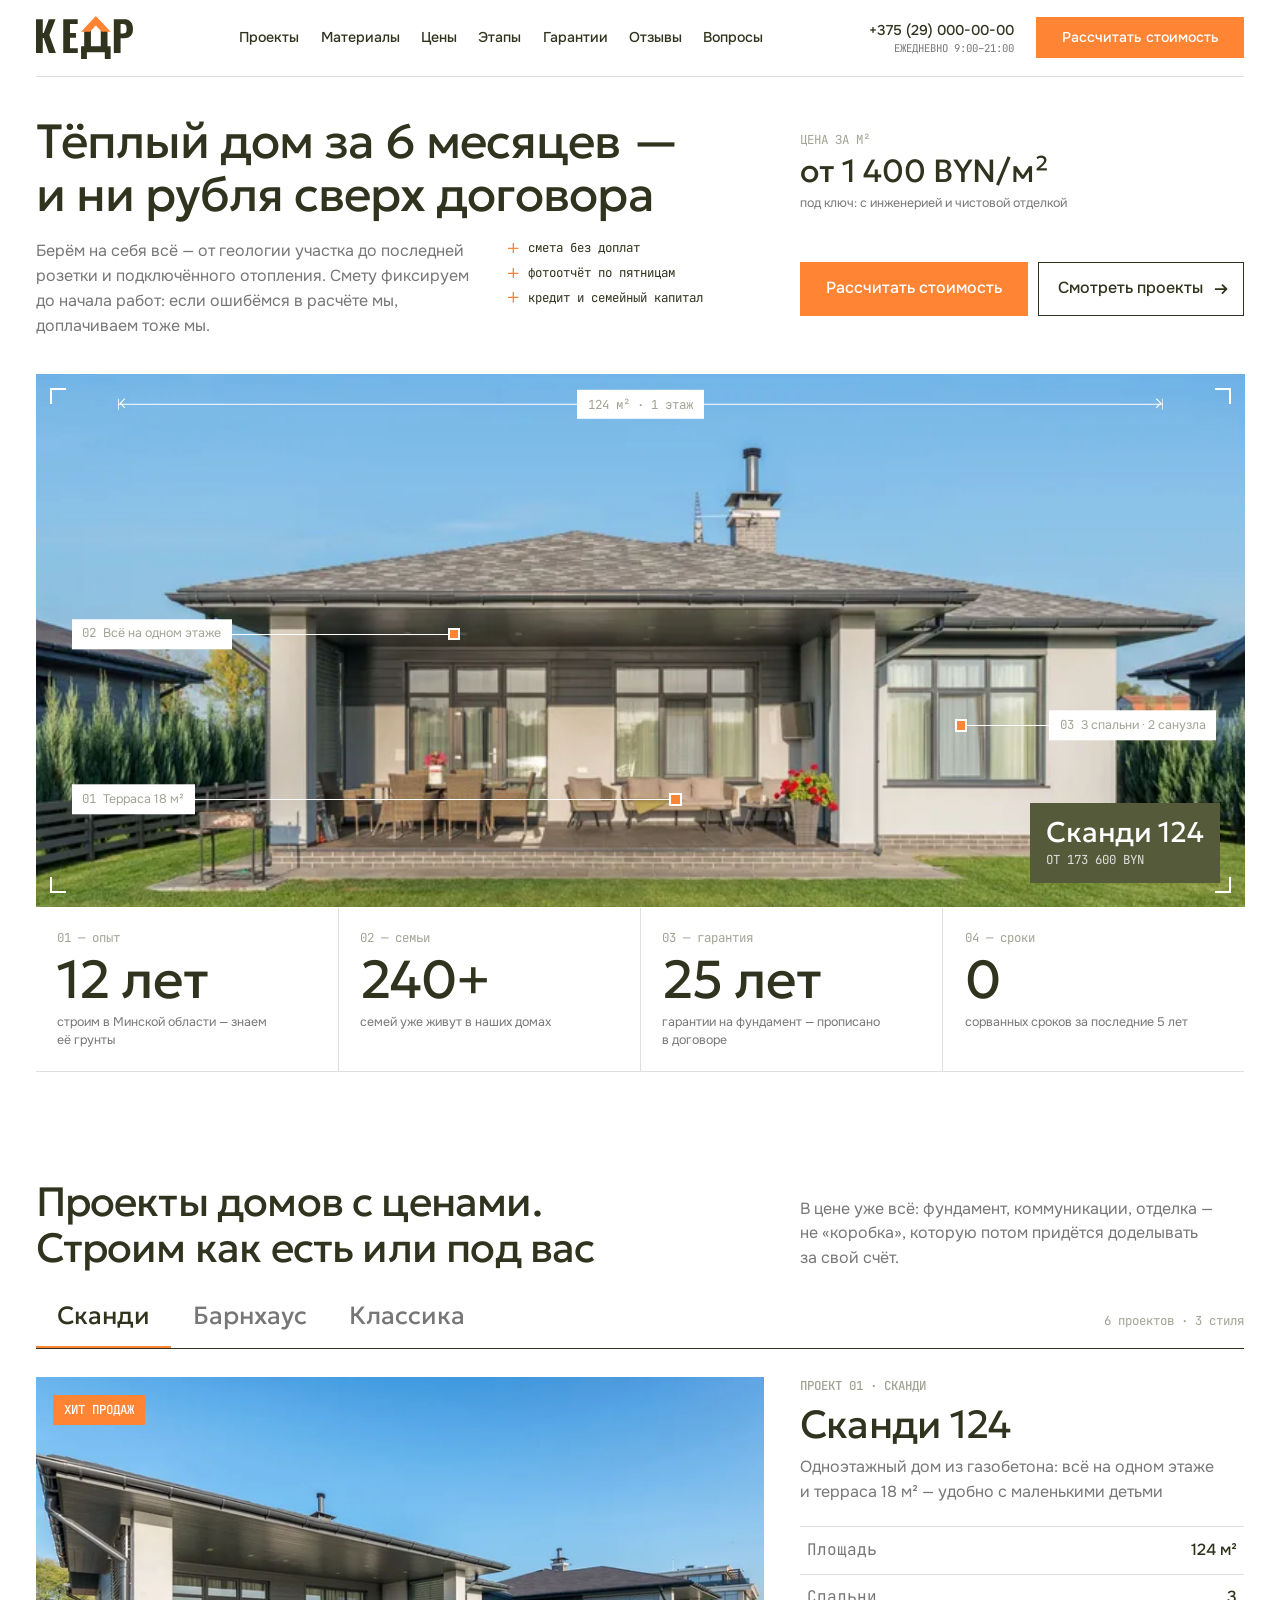
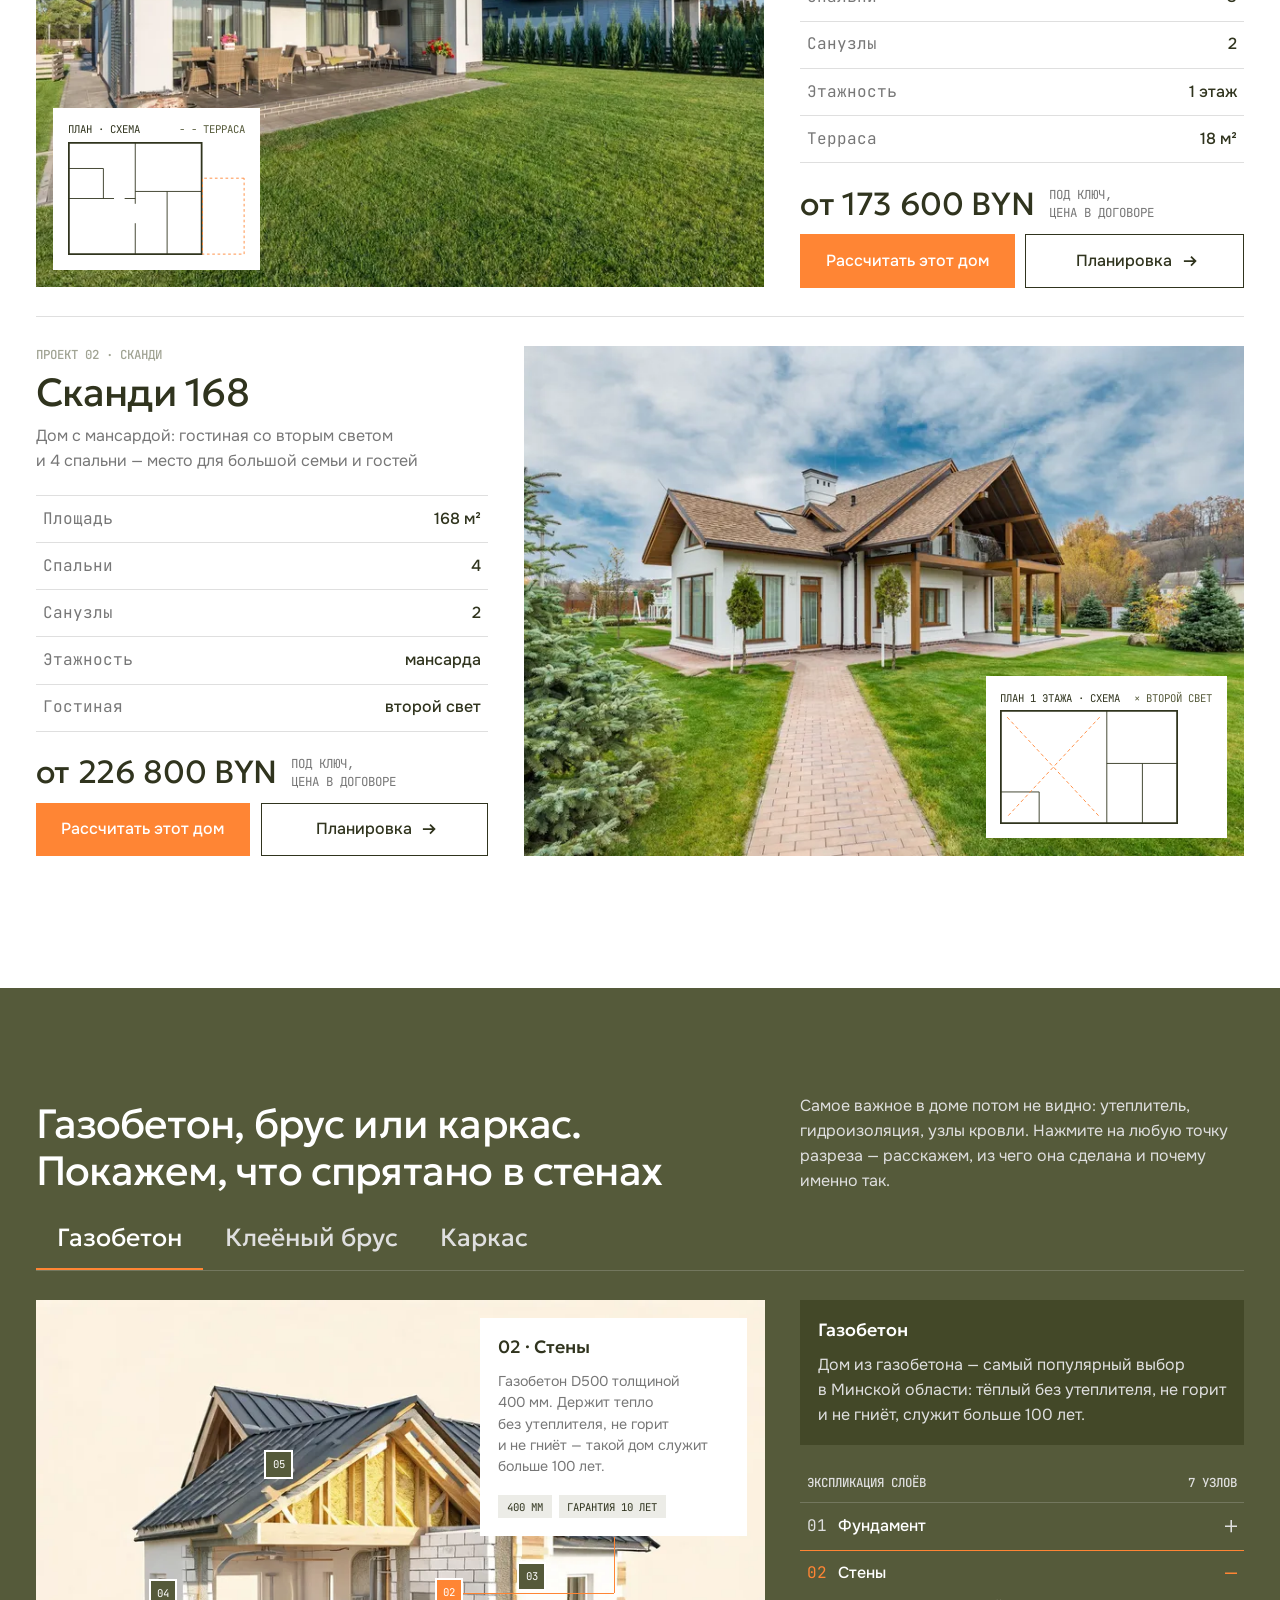
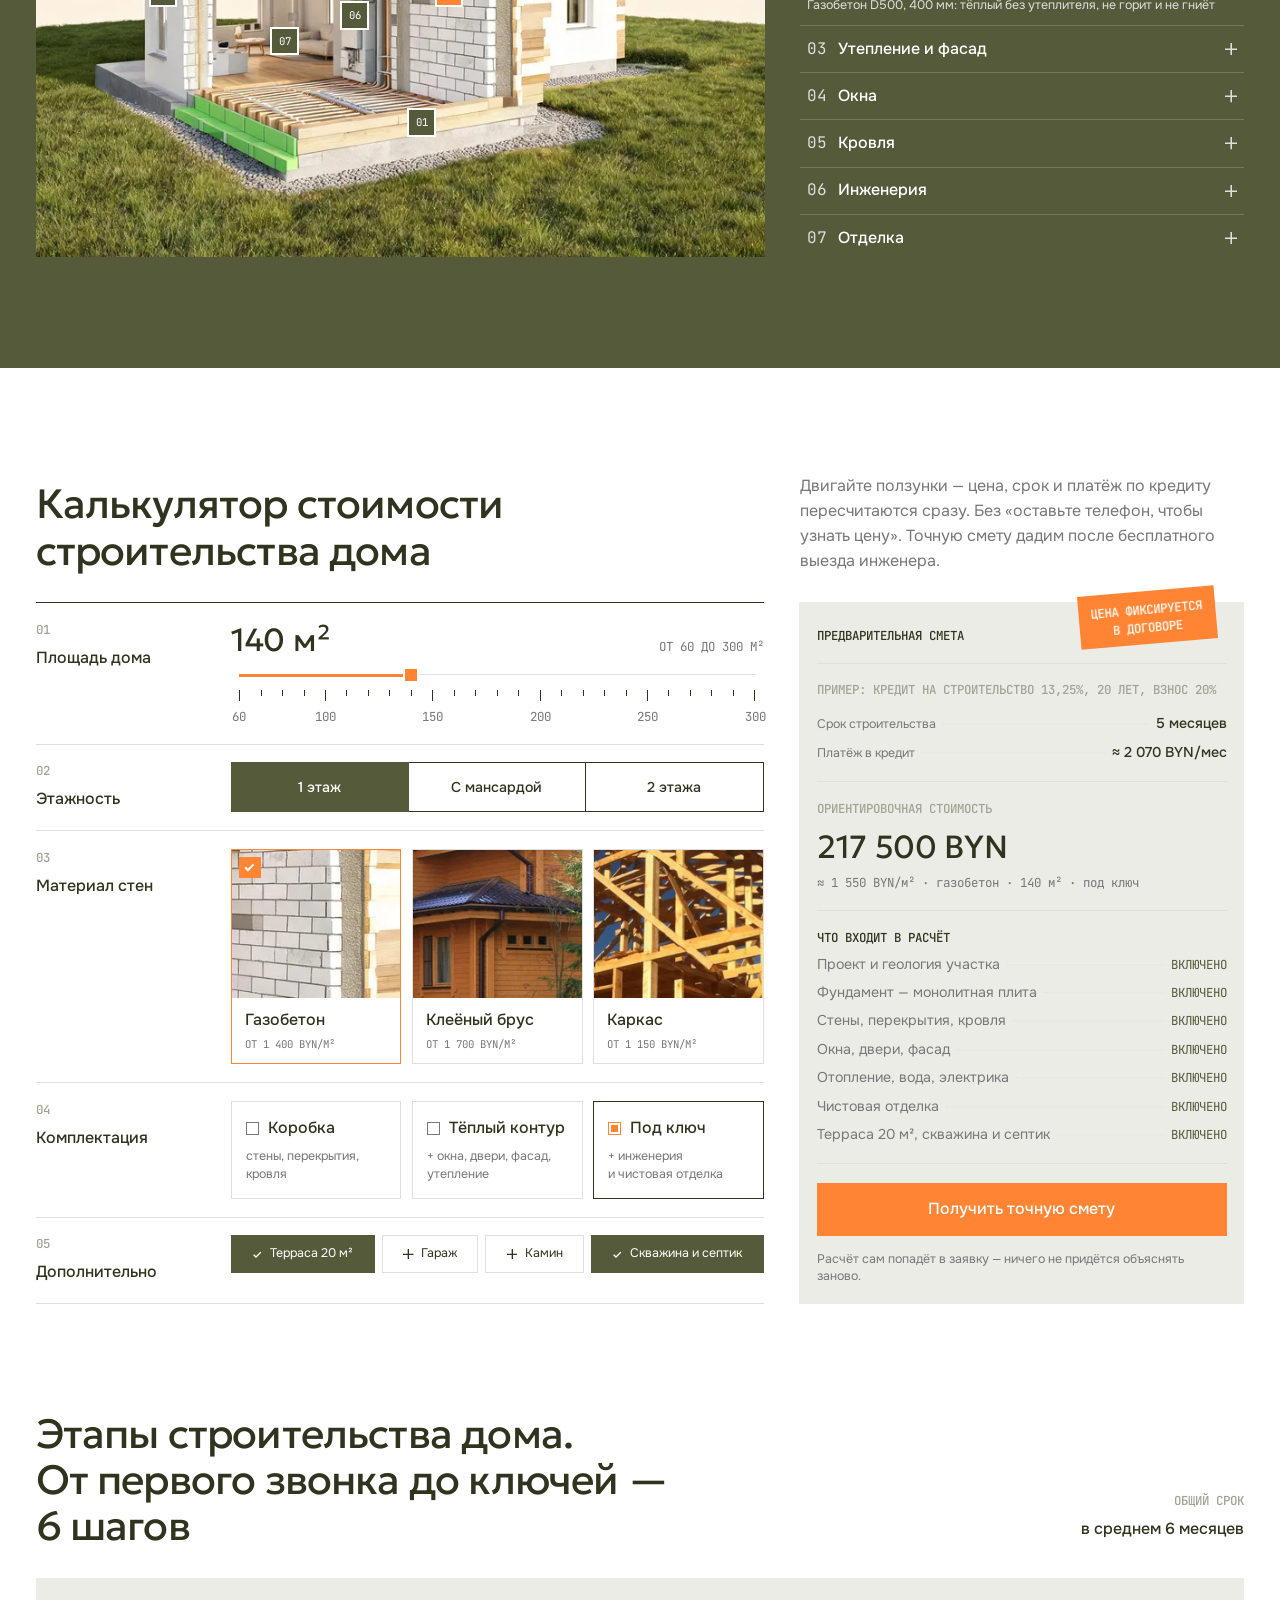
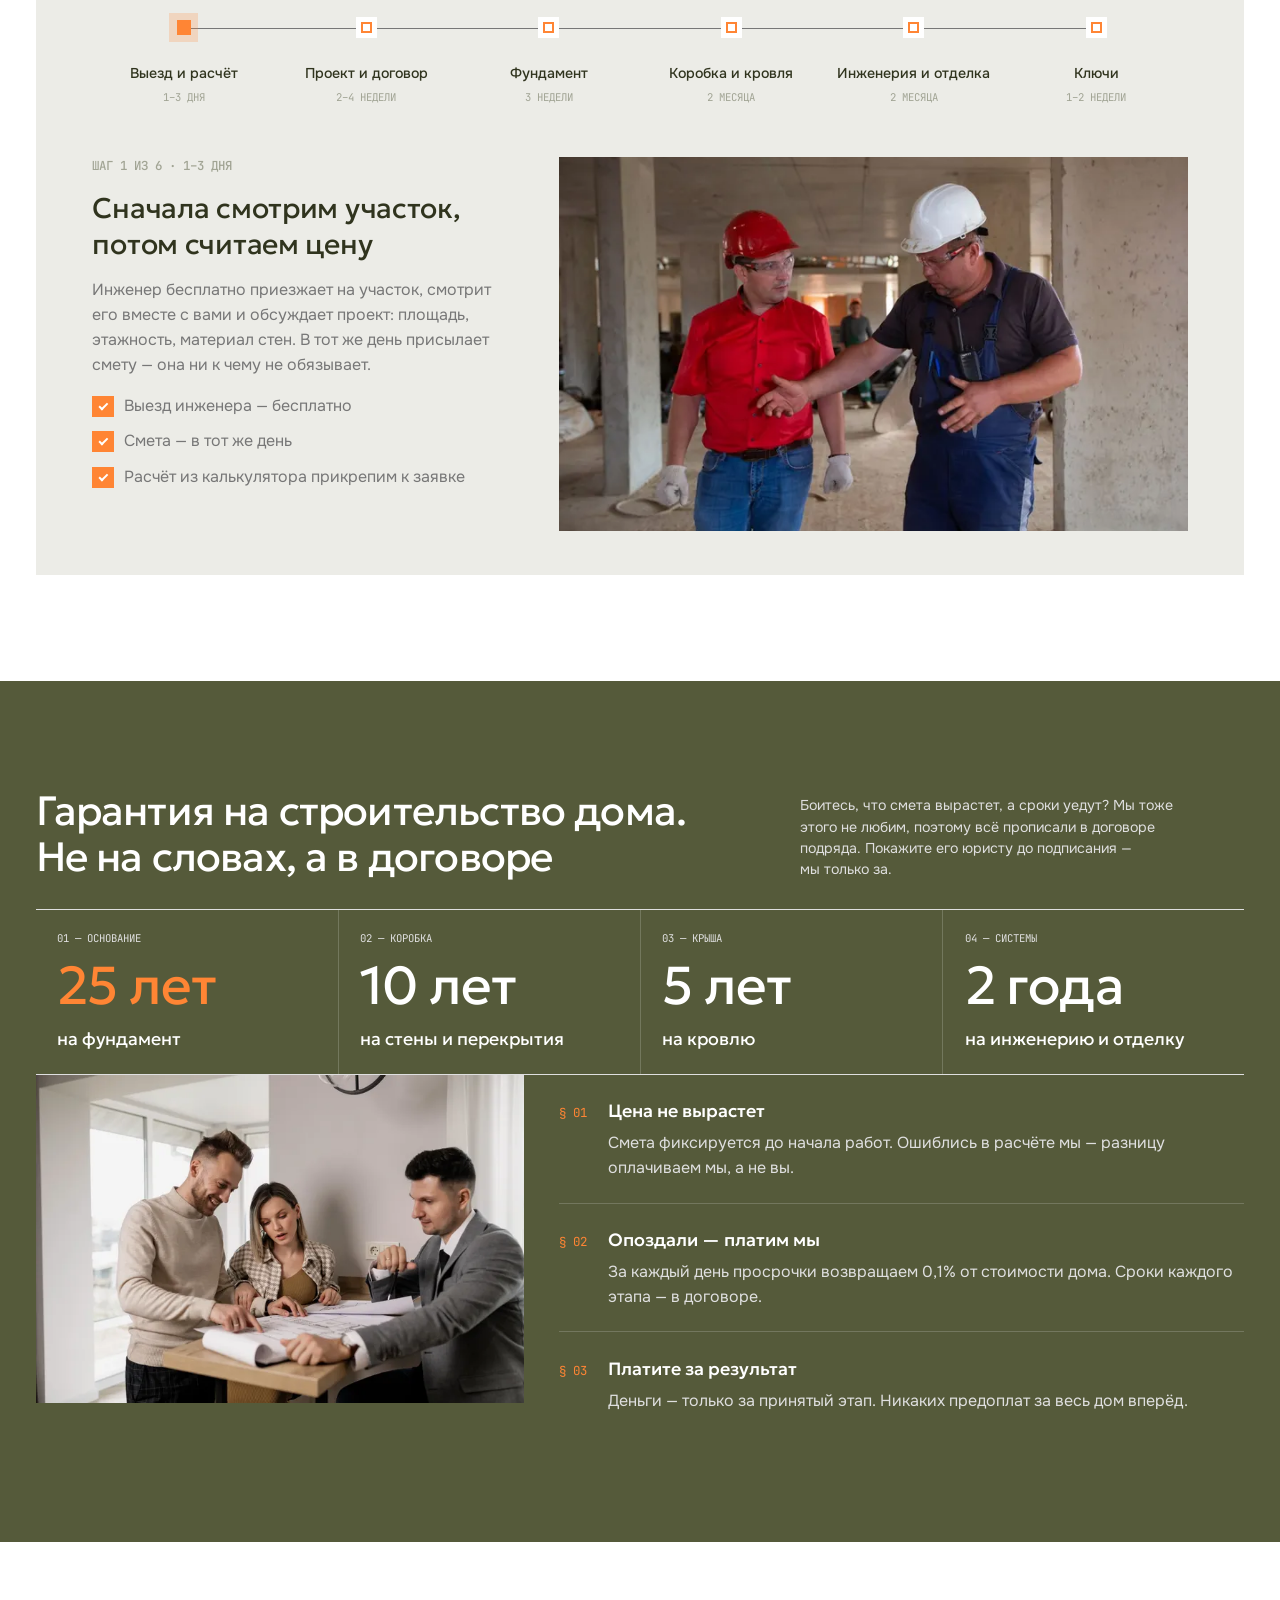
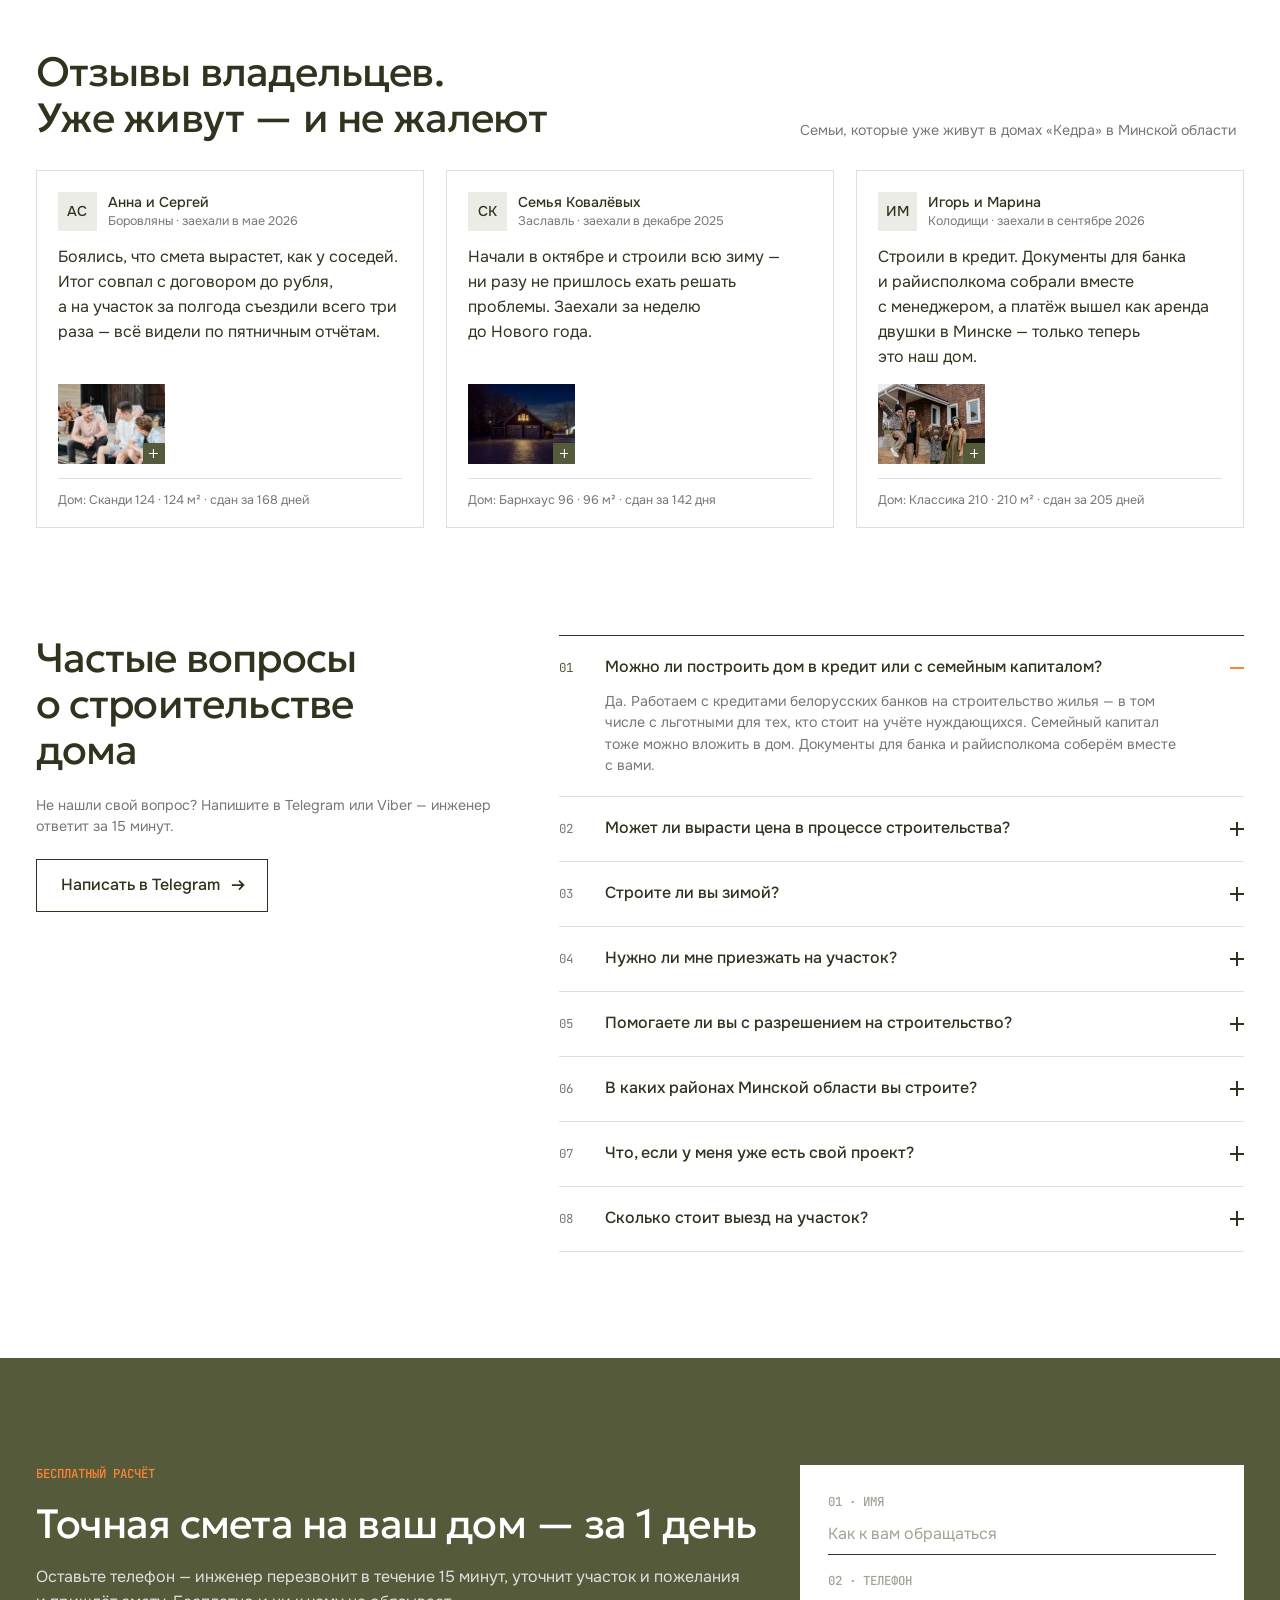
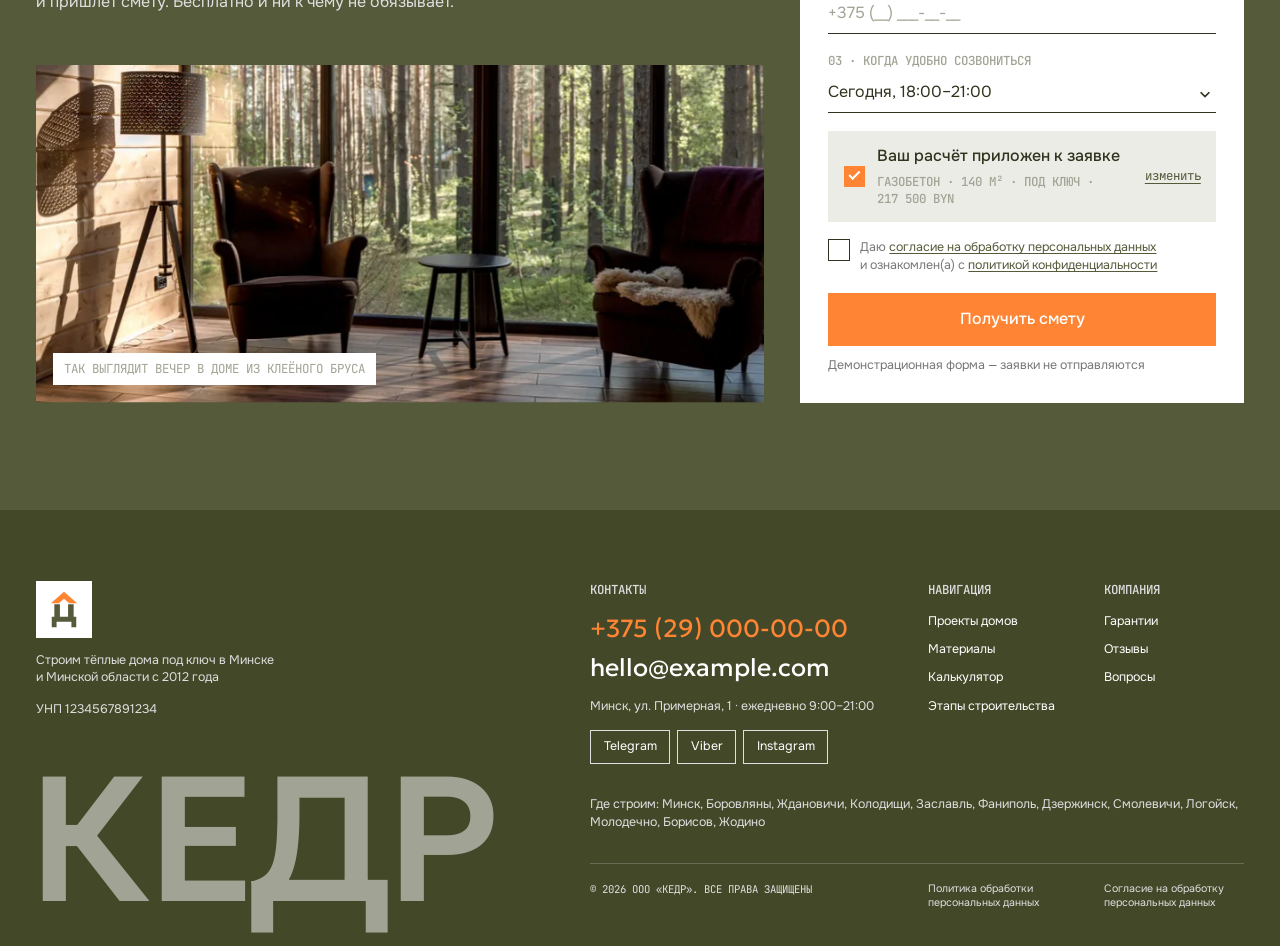
<file: site/index.html>
<!doctype html>
<html lang="ru">
<head>
<meta charset="utf-8">
<meta name="viewport" content="width=device-width,initial-scale=1">
<!-- seo:start -->
<title>Строительство домов под ключ в Минске и области — цены | Кедр</title>
<meta name="description" content="Строим дома под ключ из газобетона, бруса и каркаса в Минске и Минской области. От 1 400 BYN/м², цена в договоре, гарантия до 25 лет. Калькулятор онлайн.">
<link rel="canonical" href="https://example.com/">
<meta property="og:type" content="website">
<meta property="og:title" content="Тёплый дом за 6 месяцев — и ни рубля сверх договора">
<meta property="og:description" content="Строим дома под ключ в Минске и области. Проекты с ценами, калькулятор стоимости, гарантия до 25 лет.">
<meta property="og:url" content="https://example.com/">
<meta property="og:image" content="https://example.com/img/og-kedr.jpg">
<meta property="og:locale" content="ru_BY">
<meta property="og:site_name" content="Кедр">
<script type="application/ld+json">{"@context":"https://schema.org","@graph":[{"@type":"WebSite","name":"Кедр","url":"https://example.com/","inLanguage":"ru"},{"@type":"Organization","name":"ООО «Кедр»","url":"https://example.com/","logo":"https://example.com/img/logo-kedr.svg"}]}</script>
<script type="application/ld+json">{"@context":"https://schema.org","@type":"FAQPage","mainEntity":[{"@type":"Question","name":"Можно ли построить дом в кредит или с семейным капиталом?","acceptedAnswer":{"@type":"Answer","text":"Да. Работаем с кредитами белорусских банков на строительство жилья — в том числе с льготными для тех, кто стоит на учёте нуждающихся. Семейный капитал тоже можно вложить в дом. Документы для банка и райисполкома соберём вместе с вами."}},{"@type":"Question","name":"Может ли вырасти цена в процессе строительства?","acceptedAnswer":{"@type":"Answer","text":"Нет. Смета фиксируется в договоре до начала работ. Цена меняется, только если вы сами решите что-то добавить — например, камин или гараж, — и только после подписания допсоглашения."}},{"@type":"Question","name":"Строите ли вы зимой?","acceptedAnswer":{"@type":"Answer","text":"Да. Зимой заливаем фундамент с противоморозными добавками, собираем каркасные дома и дома из клеёного бруса, ведём внутреннюю отделку. Кладку газобетона в сильные морозы переносим — это заранее прописано в графике."}},{"@type":"Question","name":"Нужно ли мне приезжать на участок?","acceptedAnswer":{"@type":"Answer","text":"Не обязательно. Каждую пятницу присылаем фото- и видеоотчёт в Telegram или Viber, а на приёмку этапов можно приехать или подключиться по видеосвязи."}},{"@type":"Question","name":"Помогаете ли вы с разрешением на строительство?","acceptedAnswer":{"@type":"Answer","text":"Да. Готовим проектную документацию и пакет документов для райисполкома, а после стройки — документы для ввода дома в эксплуатацию и государственной регистрации."}},{"@type":"Question","name":"В каких районах Минской области вы строите?","acceptedAnswer":{"@type":"Answer","text":"В Минске и по всей Минской области в радиусе 100 км от МКАД: Минский, Дзержинский, Смолевичский, Логойский, Молодечненский, Борисовский и другие районы. Выезд инженера бесплатный."}},{"@type":"Question","name":"Что, если у меня уже есть свой проект?","acceptedAnswer":{"@type":"Answer","text":"Отлично — посчитаем смету по вашему проекту и, если нужно, адаптируем его под участок и выбранную технологию."}},{"@type":"Question","name":"Сколько стоит выезд на участок?","acceptedAnswer":{"@type":"Answer","text":"Нисколько в радиусе 100 км от МКАД. Инженер осмотрит участок, подъезд и сети и в тот же день пришлёт предварительный расчёт."}}]}</script>
<!-- seo:end -->
<script>(function (d) { d.classList.add('js'); /* движение при прокрутке (page.css): без IntersectionObserver и при reduced motion — всё сразу */ if ('IntersectionObserver' in window && !matchMedia('(prefers-reduced-motion: reduce)').matches) d.classList.add('js-reveal', 'js-draw'); /* ширина полосы прокрутки — для автоскейла десктопа (base.css) */ var s = document.createElement('div'); s.style.cssText = 'position:absolute;top:-99px;width:99px;height:9px;overflow:scroll'; d.appendChild(s); d.style.setProperty('--sbw', s.offsetWidth - s.clientWidth + 'px'); d.removeChild(s); })(document.documentElement)</script>
<link rel="stylesheet" href="assets/css/tokens.css">
<link rel="stylesheet" href="assets/css/base.css">
<link rel="stylesheet" href="assets/css/page.css">
</head>
<body>
<svg class="visually-hidden" aria-hidden="true" focusable="false">
  <symbol id="i-arrow" viewBox="0 0 16 16"><path d="M1 8h13M9 3l5 5-5 5" fill="none" stroke="currentColor" stroke-width="2"/></symbol>
  <symbol id="i-plus" viewBox="0 0 16 16"><path d="M8 0v16M0 8h16" fill="none" stroke="currentColor" stroke-width="2"/></symbol>
  <symbol id="i-minus" viewBox="0 0 16 16"><path d="M0 8h16" fill="none" stroke="currentColor" stroke-width="2"/></symbol>
  <symbol id="i-clip" viewBox="0 0 24 24"><path d="M20 11.5l-8.1 8.1a5 5 0 0 1-7.1-7.1l8.5-8.5a3.3 3.3 0 0 1 4.7 4.7l-8.5 8.5a1.7 1.7 0 0 1-2.4-2.4l7.8-7.8" fill="none" stroke="currentColor" stroke-width="2"/></symbol>
  <symbol id="i-check" viewBox="0 0 16 16"><path d="M2.5 8.5l3.5 3.5 7.5-7.5" fill="none" stroke="currentColor" stroke-width="2"/></symbol>
</svg>
<a class="skip-link" href="#main">К&nbsp;содержанию</a>
<div data-include="header"><!-- include:header --><header class="site-header container"><a class="site-header__logo" href="index.html#top"><img src="img/logo-kedr.svg" width="110" height="48" alt="Кедр — на главную"></a><nav class="site-header__nav" aria-label="Основное меню"><a class="t-body-strong" href="index.html#proekty">Проекты</a><a class="t-body-strong" href="index.html#materialy">Материалы</a><a class="t-body-strong" href="index.html#kalkulyator">Цены</a><a class="t-body-strong" href="index.html#etapy">Этапы</a><a class="t-body-strong" href="index.html#garantii">Гарантии</a><a class="t-body-strong" href="index.html#otzyvy">Отзывы</a><a class="t-body-strong" href="index.html#voprosy">Вопросы</a></nav><div class="site-header__end"><p class="site-header__contact"><span class="t-body-strong nowrap">+375 (29) 000-00-00</span><span class="site-header__hours t-mono-s nowrap">ежедневно 9:00–&#8288;21:00</span></p><a class="button site-header__cta" href="index.html#raschet">Рассчитать стоимость</a><a class="icon-button site-header__call" href="index.html#zayavka" aria-label="Заказать звонок: перейти к форме заявки"><svg viewBox="18 18 24 24" width="24" height="24" aria-hidden="true" focusable="false"><path d="M40 34.92v3a2 2 0 0 1-2.18 2 19.8 19.8 0 0 1-8.63-3.07 19.5 19.5 0 0 1-6-6 19.8 19.8 0 0 1-3.07-8.67A2 2 0 0 1 22.11 20h3a2 2 0 0 1 2 1.72c.13.96.36 1.9.7 2.81a2 2 0 0 1-.45 2.11l-1.27 1.27a16 16 0 0 0 6 6l1.27-1.27a2 2 0 0 1 2.11-.45c.91.34 1.85.57 2.81.7A2 2 0 0 1 40 34.92z" stroke="currentColor" stroke-width="2" stroke-linejoin="round" fill="none"></path></svg></a><button class="icon-button site-header__burger" type="button" aria-expanded="false" aria-controls="site-menu" aria-label="Открыть меню"><svg viewBox="0 0 24 24" width="24" height="24" aria-hidden="true" focusable="false"><path d="M0 5h24v2H0zM0 11h24v2H0zM0 17h24v2H0z" fill="currentColor"></path></svg></button></div></header><div class="site-menu" id="site-menu"><div class="site-menu__inner container"><nav aria-label="Меню разделов"><ul class="site-menu__list"><li><a class="site-menu__link" href="index.html#proekty"><span class="site-menu__num t-mono">01</span><span class="site-menu__title t-h3s">Проекты</span></a></li><li><a class="site-menu__link" href="index.html#materialy"><span class="site-menu__num t-mono">02</span><span class="site-menu__title t-h3s">Материалы</span></a></li><li><a class="site-menu__link" href="index.html#kalkulyator"><span class="site-menu__num t-mono">03</span><span class="site-menu__title t-h3s">Цены</span></a></li><li><a class="site-menu__link" href="index.html#etapy"><span class="site-menu__num t-mono">04</span><span class="site-menu__title t-h3s">Этапы</span></a></li><li><a class="site-menu__link" href="index.html#garantii"><span class="site-menu__num t-mono">05</span><span class="site-menu__title t-h3s">Гарантии</span></a></li><li><a class="site-menu__link" href="index.html#otzyvy"><span class="site-menu__num t-mono">06</span><span class="site-menu__title t-h3s">Отзывы</span></a></li><li><a class="site-menu__link" href="index.html#voprosy"><span class="site-menu__num t-mono">07</span><span class="site-menu__title t-h3s">Вопросы</span></a></li></ul></nav><div class="site-menu__bottom"><a class="button site-menu__cta" href="index.html#raschet">Рассчитать стоимость</a><p class="site-menu__phone"><span class="t-h4 nowrap">+375 (29) 000-00-00</span><span class="t-mono-s">ежедневно 9:00–&#8288;21:00</span></p><p class="site-menu__address t-body-s">Минск, ул.&nbsp;Примерная, 1&nbsp;· ежедневно 9:00–&#8288;21:00</p><div data-contacts=""><ul class="contacts"><li><a class="contacts__link" href="index.html#zayavka">Telegram</a></li><li><a class="contacts__link" href="index.html#zayavka">Viber</a></li><li><a class="contacts__link" href="index.html#zayavka">Instagram</a></li></ul></div></div></div></div><!-- /include:header --></div>

<main id="main">

<!-- 02 Первый экран + цифры -->
<section class="hero" id="top" aria-labelledby="hero-title">
  <div class="container hero__grid">
    <div class="hero__stamp draw-t" data-draw aria-hidden="true"></div>
    <h1 class="hero__title t-display" id="hero-title" data-reveal><span class="visually-hidden">Строительство домов под&nbsp;ключ в&nbsp;Минске и&nbsp;Минской области. </span>Тёплый дом за&nbsp;6&nbsp;месяцев&nbsp;—<br class="br"> и&nbsp;ни&nbsp;рубля сверх договора</h1>
    <div class="hero__price" data-reveal="1">
      <p class="t-mono-caps c-muted">цена за&nbsp;м²</p>
      <p class="t-price">от&nbsp;1&nbsp;400&nbsp;BYN/м²</p>
      <p class="t-body-s c-text">под&nbsp;ключ: с&nbsp;инженерией и&nbsp;чистовой отделкой</p>
    </div>
    <div class="hero__intro">
      <p class="hero__lead t-lead c-text" data-reveal="2">Берём на&nbsp;себя всё&nbsp;— от&nbsp;геологии участка до&nbsp;последней розетки и&nbsp;подключённого отопления. Смету фиксируем до&nbsp;начала работ: если ошибёмся в&nbsp;расчёте мы, доплачиваем тоже&nbsp;мы.</p>
      <ul class="hero__tags t-mono" data-reveal="2">
        <li><svg class="hero__tag-icon" aria-hidden="true"><use href="#i-plus"/></svg>смета без&nbsp;доплат</li>
        <li><svg class="hero__tag-icon" aria-hidden="true"><use href="#i-plus"/></svg>фотоотчёт по&nbsp;пятницам</li>
        <li><svg class="hero__tag-icon" aria-hidden="true"><use href="#i-plus"/></svg>кредит и&nbsp;семейный капитал</li>
      </ul>
    </div>
    <div class="hero__actions" data-reveal="3">
      <a class="button" href="#raschet">Рассчитать стоимость</a>
      <a class="button button--outline" href="#proekty">Смотреть проекты <svg class="icon" aria-hidden="true"><use href="#i-arrow"/></svg></a>
    </div>
    <figure class="hero__figure" data-hero>
      <div class="hero__frame" data-parallax="hero">
        <div class="hero__canvas">
          <img class="hero__img" src="img/hero-skandi-124-pexels-7546775-1640.webp" srcset="img/hero-skandi-124-pexels-7546775-820.webp 820w, img/hero-skandi-124-pexels-7546775-1640.webp 1640w, img/hero-skandi-124-pexels-7546775-2720.webp 2720w" sizes="(min-width: 1024px) 94.44vw, (min-width: 600px) calc(100vw - 80px), calc(100vw - 32px)" width="1360" height="924" alt="Одноэтажный дом «Сканди 124» с террасой 18 м² — проект «Кедра» из газобетона" fetchpriority="high">
          <span class="hero__leader hero__leader--1" style="--x: 52.9%; --y: 57.14%" aria-hidden="true"></span>
          <span class="hero__leader hero__leader--2" style="--x: 34.6%; --y: 37.02%" aria-hidden="true"></span>
          <span class="hero__leader hero__leader--3" style="--x: 76.5%; --y: 48.12%" aria-hidden="true"></span>
          <span class="hero__point hero__point--1" style="--x: 52.9%; --y: 57.14%" aria-hidden="true"><span class="hero__point-num t-mono">01</span></span>
          <span class="hero__point hero__point--2" style="--x: 34.6%; --y: 37.02%" aria-hidden="true"><span class="hero__point-num t-mono">02</span></span>
          <span class="hero__point hero__point--3" style="--x: 76.5%; --y: 48.12%" aria-hidden="true"><span class="hero__point-num t-mono">03</span></span>
          <p class="hero__note hero__note--1" style="--y: 57.14%" aria-hidden="true"><span class="t-mono">01</span> <span class="t-body-s">Терраса 18&nbsp;м²</span></p>
          <p class="hero__note hero__note--2" style="--y: 37.02%" aria-hidden="true"><span class="t-mono">02</span> <span class="t-body-s">Всё&nbsp;на&nbsp;одном&nbsp;этаже</span></p>
          <p class="hero__note hero__note--3" style="--y: 48.12%" aria-hidden="true"><span class="t-mono">03</span> <span class="t-body-s">3&nbsp;спальни&nbsp;· 2&nbsp;санузла</span></p>
        </div>
        <span class="corner corner--tl" aria-hidden="true"></span><span class="corner corner--tr" aria-hidden="true"></span><span class="corner corner--bl" aria-hidden="true"></span><span class="corner corner--br" aria-hidden="true"></span>
        <div class="hero__dim" aria-hidden="true">
          <span class="hero__dim-line hero__dim-line--l"></span>
          <span class="hero__dim-label t-mono">124&nbsp;м²&nbsp;· 1&nbsp;этаж</span>
          <span class="hero__dim-line hero__dim-line--r"></span>
        </div>
      </div>
      <figcaption class="hero__caption">
        <p class="hero__plaque"><span class="t-h3 c-white">Сканди&nbsp;124</span> <span class="t-mono-caps c-chip">от&nbsp;173&nbsp;600&nbsp;BYN</span></p>
        <ul class="hero__callouts">
          <li class="hero__callout"><span class="t-mono">01</span> <span class="t-body-s">Терраса 18&nbsp;м²</span></li>
          <li class="hero__callout"><span class="t-mono">02</span> <span class="t-body-s">Всё&nbsp;на&nbsp;одном&nbsp;этаже</span></li>
          <li class="hero__callout"><span class="t-mono">03</span> <span class="t-body-s">3&nbsp;спальни&nbsp;· 2&nbsp;санузла</span></li>
        </ul>
      </figcaption>
    </figure>
    <ul class="hero__facts draw-b" data-draw>
      <li class="fact"><p class="t-mono c-muted">01&nbsp;—&nbsp;опыт</p><p class="t-number" data-count="12" data-plural="год|года|лет">12&nbsp;лет</p><p class="t-body-s c-text">строим в&nbsp;Минской области&nbsp;— знаем её&nbsp;грунты</p></li>
      <li class="fact"><p class="t-mono c-muted">02&nbsp;—&nbsp;семьи</p><p class="t-number" data-count="240" data-suffix="+">240+</p><p class="t-body-s c-text">семей уже живут в&nbsp;наших&nbsp;домах</p></li>
      <li class="fact"><p class="t-mono c-muted">03&nbsp;— гарантия</p><p class="t-number" data-count="25" data-plural="год|года|лет">25&nbsp;лет</p><p class="t-body-s c-text">гарантии на&nbsp;фундамент&nbsp;— прописано в&nbsp;договоре</p></li>
      <li class="fact"><p class="t-mono c-muted">04&nbsp;—&nbsp;сроки</p><p class="t-number">0</p><p class="t-body-s c-text">сорванных сроков за&nbsp;последние 5&nbsp;лет</p></li>
    </ul>
  </div>
</section>

<!-- 04 Проекты -->
<section class="section projects" id="proekty" aria-labelledby="proekty-title">
  <div class="container projects__stack">
    <header class="sec-head">
      <h2 class="t-h2" id="proekty-title" data-reveal>Проекты домов с&nbsp;ценами.<br class="br"> Строим как&nbsp;есть или&nbsp;под&nbsp;вас</h2>
      <p class="sec-head__lead t-lead c-text" data-reveal="1">В&nbsp;цене уже всё: фундамент, коммуникации, отделка&nbsp;— не&nbsp;«коробка», которую потом придётся доделывать за&nbsp;свой&nbsp;счёт.</p>
    </header>
    <div class="tabs-row draw-b" data-draw>
      <div class="tabs" role="tablist" aria-label="Стиль дома" data-tabs="proekty">
        <button class="tab t-h3s" type="button" role="tab" id="tab-skandi" aria-selected="true" aria-controls="panel-skandi">Сканди</button>
        <button class="tab t-h3s" type="button" role="tab" id="tab-barnhaus" aria-selected="false" aria-controls="panel-barnhaus" tabindex="-1">Барнхаус</button>
        <button class="tab t-h3s" type="button" role="tab" id="tab-klassika" aria-selected="false" aria-controls="panel-klassika" tabindex="-1">Классика</button>
      </div>
      <p class="tabs-row__note t-mono c-muted">6&nbsp;проектов&nbsp;· 3&nbsp;стиля</p>
    </div>
    <div class="tab-panels" data-panels="proekty">

      <div class="tab-panel" role="tabpanel" id="panel-skandi" aria-labelledby="tab-skandi">
        <article class="project" aria-labelledby="project-1">
          <div class="project__media shutter-photo" data-reveal>
            <img class="project__img" src="img/skandi-124-pexels-7546776-820.webp" srcset="img/skandi-124-pexels-7546776-820.webp 820w, img/skandi-124-pexels-7546776-1640.webp 1640w" sizes="(min-width: 1024px) 56.94vw, (min-width: 600px) calc(100vw - 80px), calc(100vw - 32px)" width="820" height="600" loading="lazy" alt="Одноэтажный дом «Сканди 124» с крытой террасой и газоном">
            <p class="project__chip t-label">Хит продаж</p>
            <div class="plan-card" aria-hidden="true"><p class="plan-card__head t-mono-s"><span>План&nbsp;·&nbsp;схема</span><span class="c-olive">- - терраса</span></p><img src="img/plan-skandi-124.svg" width="200" height="128" alt=""></div>
            <span class="shutter" aria-hidden="true"><i></i><i></i><i></i><i></i><i></i><i></i><i></i><i></i></span>
          </div>
          <div class="project__info" data-reveal="1">
            <div class="project__title">
              <p class="t-label c-muted">Проект 01&nbsp;· Сканди</p>
              <h3 class="t-h2s" id="project-1">Сканди&nbsp;124</h3>
              <p class="t-lead c-text">Одноэтажный дом из&nbsp;газобетона: всё&nbsp;на&nbsp;одном этаже и&nbsp;терраса 18&nbsp;м²&nbsp;— удобно с&nbsp;маленькими детьми</p>
            </div>
            <dl class="specs draw-b" data-draw>
              <div class="specs__row draw-t"><dt class="t-mono-l c-text">Площадь</dt><dd class="t-lead-strong">124&nbsp;м²</dd></div>
              <div class="specs__row draw-t"><dt class="t-mono-l c-text">Спальни</dt><dd class="t-lead-strong">3</dd></div>
              <div class="specs__row draw-t"><dt class="t-mono-l c-text">Санузлы</dt><dd class="t-lead-strong">2</dd></div>
              <div class="specs__row draw-t"><dt class="t-mono-l c-text">Этажность</dt><dd class="t-lead-strong">1&nbsp;этаж</dd></div>
              <div class="specs__row draw-t"><dt class="t-mono-l c-text">Терраса</dt><dd class="t-lead-strong">18&nbsp;м²</dd></div>
            </dl>
            <div class="project__buy">
              <div class="project__price"><p class="t-price">от&nbsp;173&nbsp;600&nbsp;BYN</p><p class="t-mono-caps c-text">под&nbsp;ключ,<br> цена в&nbsp;договоре</p></div>
              <div class="project__actions">
                <a class="button" href="#raschet" data-calc='{"area":124,"floors":"1","material":"gazobeton","kit":"turnkey","extras":[]}'>Рассчитать этот&nbsp;дом</a>
                <a class="button button--outline" href="img/plan-skandi-124.svg" data-plan="img/plan-skandi-124.svg" data-plan-title="Сканди&nbsp;124&nbsp;· план 1&nbsp;этажа">Планировка <svg class="icon" aria-hidden="true"><use href="#i-arrow"/></svg></a>
              </div>
            </div>
          </div>
        </article>
        <article class="project project--reverse" aria-labelledby="project-2">
          <div class="project__media shutter-photo" data-reveal>
            <img class="project__img" src="img/skandi-168-pexels-5997993-820.webp" srcset="img/skandi-168-pexels-5997993-820.webp 820w, img/skandi-168-pexels-5997993-1640.webp 1640w" sizes="(min-width: 1024px) 56.94vw, (min-width: 600px) calc(100vw - 80px), calc(100vw - 32px)" width="811" height="600" loading="lazy" alt="Белый дом «Сканди 168» с мансардой и остеклённым фронтоном">
            <div class="plan-card" aria-hidden="true"><p class="plan-card__head t-mono-s"><span>План 1&nbsp;этажа&nbsp;·&nbsp;схема</span><span class="c-olive">× второй&nbsp;свет</span></p><img src="img/plan-skandi-168.svg" width="200" height="128" alt=""></div>
            <span class="shutter" aria-hidden="true"><i></i><i></i><i></i><i></i><i></i><i></i><i></i><i></i></span>
          </div>
          <div class="project__info" data-reveal="1">
            <div class="project__title">
              <p class="t-label c-muted">Проект 02&nbsp;· Сканди</p>
              <h3 class="t-h2s" id="project-2">Сканди&nbsp;168</h3>
              <p class="t-lead c-text">Дом с&nbsp;мансардой: гостиная со&nbsp;вторым светом и&nbsp;4&nbsp;спальни&nbsp;— место для&nbsp;большой семьи и&nbsp;гостей</p>
            </div>
            <dl class="specs draw-b" data-draw>
              <div class="specs__row draw-t"><dt class="t-mono-l c-text">Площадь</dt><dd class="t-lead-strong">168&nbsp;м²</dd></div>
              <div class="specs__row draw-t"><dt class="t-mono-l c-text">Спальни</dt><dd class="t-lead-strong">4</dd></div>
              <div class="specs__row draw-t"><dt class="t-mono-l c-text">Санузлы</dt><dd class="t-lead-strong">2</dd></div>
              <div class="specs__row draw-t"><dt class="t-mono-l c-text">Этажность</dt><dd class="t-lead-strong">мансарда</dd></div>
              <div class="specs__row draw-t"><dt class="t-mono-l c-text">Гостиная</dt><dd class="t-lead-strong">второй&nbsp;свет</dd></div>
            </dl>
            <div class="project__buy">
              <div class="project__price"><p class="t-price">от&nbsp;226&nbsp;800&nbsp;BYN</p><p class="t-mono-caps c-text">под&nbsp;ключ,<br> цена в&nbsp;договоре</p></div>
              <div class="project__actions">
                <a class="button" href="#raschet" data-calc='{"area":168,"floors":"mansard","material":"gazobeton","kit":"turnkey","extras":[]}'>Рассчитать этот&nbsp;дом</a>
                <a class="button button--outline" href="img/plan-skandi-168.svg" data-plan="img/plan-skandi-168.svg" data-plan-title="Сканди&nbsp;168&nbsp;· план 1&nbsp;этажа">Планировка <svg class="icon" aria-hidden="true"><use href="#i-arrow"/></svg></a>
              </div>
            </div>
          </div>
        </article>
      </div>

      <div class="tab-panel" role="tabpanel" id="panel-barnhaus" aria-labelledby="tab-barnhaus">
        <article class="project" aria-labelledby="project-3">
          <div class="project__media shutter-photo" data-reveal>
            <img class="project__img" src="img/barnhaus-96-unsplash-zSu5hgaEx2Q-820.webp" srcset="img/barnhaus-96-unsplash-zSu5hgaEx2Q-820.webp 820w, img/barnhaus-96-unsplash-zSu5hgaEx2Q-1640.webp 1640w" sizes="(min-width: 1024px) 56.94vw, (min-width: 600px) calc(100vw - 80px), calc(100vw - 32px)" width="820" height="600" loading="lazy" alt="Одноэтажный барнхаус с деревянным фасадом и террасой">
            <div class="plan-card" aria-hidden="true"><p class="plan-card__head t-mono-s"><span>План&nbsp;·&nbsp;схема</span><span class="c-olive">× до&nbsp;конька</span></p><img src="img/plan-barnhaus-96.svg" width="200" height="128" alt=""></div>
            <span class="shutter" aria-hidden="true"><i></i><i></i><i></i><i></i><i></i><i></i><i></i><i></i></span>
          </div>
          <div class="project__info" data-reveal="1">
            <div class="project__title">
              <p class="t-label c-muted">Проект 03&nbsp;· Барнхаус</p>
              <h3 class="t-h2s" id="project-3">Барнхаус&nbsp;96</h3>
              <p class="t-lead c-text">Одноэтажный барнхаус: деревянный фасад,<br class="br-d"> кухня-гостиная с&nbsp;потолком до&nbsp;конька</p>
            </div>
            <dl class="specs draw-b" data-draw>
              <div class="specs__row draw-t"><dt class="t-mono-l c-text">Площадь</dt><dd class="t-lead-strong">96&nbsp;м²</dd></div>
              <div class="specs__row draw-t"><dt class="t-mono-l c-text">Спальни</dt><dd class="t-lead-strong">2</dd></div>
              <div class="specs__row draw-t"><dt class="t-mono-l c-text">Санузлы</dt><dd class="t-lead-strong">1</dd></div>
              <div class="specs__row draw-t"><dt class="t-mono-l c-text">Этажность</dt><dd class="t-lead-strong">1&nbsp;этаж</dd></div>
              <div class="specs__row draw-t"><dt class="t-mono-l c-text">Гостиная</dt><dd class="t-lead-strong">до&nbsp;конька</dd></div>
            </dl>
            <div class="project__buy">
              <div class="project__price"><p class="t-price">от&nbsp;110&nbsp;400&nbsp;BYN</p><p class="t-mono-caps c-text">под&nbsp;ключ,<br> цена в&nbsp;договоре</p></div>
              <div class="project__actions">
                <a class="button" href="#raschet" data-calc='{"area":96,"floors":"1","material":"karkas","kit":"turnkey","extras":[]}'>Рассчитать этот&nbsp;дом</a>
                <a class="button button--outline" href="img/plan-barnhaus-96.svg" data-plan="img/plan-barnhaus-96.svg" data-plan-title="Барнхаус&nbsp;96&nbsp;· план 1&nbsp;этажа">Планировка <svg class="icon" aria-hidden="true"><use href="#i-arrow"/></svg></a>
              </div>
            </div>
          </div>
        </article>
        <article class="project project--reverse" aria-labelledby="project-4">
          <div class="project__media shutter-photo" data-reveal>
            <img class="project__img" src="img/barnhaus-148-pexels-30681542-820.webp" srcset="img/barnhaus-148-pexels-30681542-820.webp 820w, img/barnhaus-148-pexels-30681542-1640.webp 1640w" sizes="(min-width: 1024px) 56.94vw, (min-width: 600px) calc(100vw - 80px), calc(100vw - 32px)" width="811" height="600" loading="lazy" alt="Барнхаус с мансардой и остеклённым фронтоном">
            <div class="plan-card" aria-hidden="true"><p class="plan-card__head t-mono-s"><span>План 1&nbsp;этажа&nbsp;·&nbsp;схема</span><span class="c-olive">× второй&nbsp;свет</span></p><img src="img/plan-barnhaus-148.svg" width="200" height="128" alt=""></div>
            <span class="shutter" aria-hidden="true"><i></i><i></i><i></i><i></i><i></i><i></i><i></i><i></i></span>
          </div>
          <div class="project__info" data-reveal="1">
            <div class="project__title">
              <p class="t-label c-muted">Проект 04&nbsp;· Барнхаус</p>
              <h3 class="t-h2s" id="project-4">Барнхаус&nbsp;148</h3>
              <p class="t-lead c-text">Барнхаус с&nbsp;мансардой: остеклённый фронтон, гостиная со&nbsp;вторым светом и&nbsp;балкон над&nbsp;участком</p>
            </div>
            <dl class="specs draw-b" data-draw>
              <div class="specs__row draw-t"><dt class="t-mono-l c-text">Площадь</dt><dd class="t-lead-strong">148&nbsp;м²</dd></div>
              <div class="specs__row draw-t"><dt class="t-mono-l c-text">Спальни</dt><dd class="t-lead-strong">3</dd></div>
              <div class="specs__row draw-t"><dt class="t-mono-l c-text">Санузлы</dt><dd class="t-lead-strong">2</dd></div>
              <div class="specs__row draw-t"><dt class="t-mono-l c-text">Этажность</dt><dd class="t-lead-strong">мансарда</dd></div>
              <div class="specs__row draw-t"><dt class="t-mono-l c-text">Фронтон</dt><dd class="t-lead-strong">остеклённый</dd></div>
            </dl>
            <div class="project__buy">
              <div class="project__price"><p class="t-price">от&nbsp;162&nbsp;800&nbsp;BYN</p><p class="t-mono-caps c-text">под&nbsp;ключ,<br> цена в&nbsp;договоре</p></div>
              <div class="project__actions">
                <a class="button" href="#raschet" data-calc='{"area":148,"floors":"mansard","material":"karkas","kit":"turnkey","extras":[]}'>Рассчитать этот&nbsp;дом</a>
                <a class="button button--outline" href="img/plan-barnhaus-148.svg" data-plan="img/plan-barnhaus-148.svg" data-plan-title="Барнхаус&nbsp;148&nbsp;· план 1&nbsp;этажа">Планировка <svg class="icon" aria-hidden="true"><use href="#i-arrow"/></svg></a>
              </div>
            </div>
          </div>
        </article>
      </div>

      <div class="tab-panel" role="tabpanel" id="panel-klassika" aria-labelledby="tab-klassika">
        <article class="project" aria-labelledby="project-5">
          <div class="project__media shutter-photo" data-reveal>
            <img class="project__img" src="img/klassika-160-pexels-7174114-820.webp" srcset="img/klassika-160-pexels-7174114-820.webp 820w, img/klassika-160-pexels-7174114-1640.webp 1640w" sizes="(min-width: 1024px) 56.94vw, (min-width: 600px) calc(100vw - 80px), calc(100vw - 32px)" width="820" height="600" loading="lazy" alt="Двухэтажный кирпичный дом «Классика 160» с вальмовой крышей">
            <div class="plan-card" aria-hidden="true"><p class="plan-card__head t-mono-s"><span>План 1&nbsp;этажа&nbsp;·&nbsp;схема</span><span class="c-olive">- - крыльцо</span></p><img src="img/plan-klassika-160.svg" width="200" height="128" alt=""></div>
            <span class="shutter" aria-hidden="true"><i></i><i></i><i></i><i></i><i></i><i></i><i></i><i></i></span>
          </div>
          <div class="project__info" data-reveal="1">
            <div class="project__title">
              <p class="t-label c-muted">Проект 05&nbsp;· Классика</p>
              <h3 class="t-h2s" id="project-5">Классика&nbsp;160</h3>
              <p class="t-lead c-text">Двухэтажный дом с&nbsp;кирпичным фасадом: гостиная и&nbsp;кухня внизу, три спальни наверху</p>
            </div>
            <dl class="specs draw-b" data-draw>
              <div class="specs__row draw-t"><dt class="t-mono-l c-text">Площадь</dt><dd class="t-lead-strong">160&nbsp;м²</dd></div>
              <div class="specs__row draw-t"><dt class="t-mono-l c-text">Спальни</dt><dd class="t-lead-strong">3</dd></div>
              <div class="specs__row draw-t"><dt class="t-mono-l c-text">Санузлы</dt><dd class="t-lead-strong">2</dd></div>
              <div class="specs__row draw-t"><dt class="t-mono-l c-text">Этажность</dt><dd class="t-lead-strong">2&nbsp;этажа</dd></div>
              <div class="specs__row draw-t"><dt class="t-mono-l c-text">Фасад</dt><dd class="t-lead-strong">кирпич</dd></div>
            </dl>
            <div class="project__buy">
              <div class="project__price"><p class="t-price">от&nbsp;216&nbsp;000&nbsp;BYN</p><p class="t-mono-caps c-text">под&nbsp;ключ,<br> цена в&nbsp;договоре</p></div>
              <div class="project__actions">
                <a class="button" href="#raschet" data-calc='{"area":160,"floors":"2","material":"gazobeton","kit":"turnkey","extras":[]}'>Рассчитать этот&nbsp;дом</a>
                <a class="button button--outline" href="img/plan-klassika-160.svg" data-plan="img/plan-klassika-160.svg" data-plan-title="Классика&nbsp;160&nbsp;· план 1&nbsp;этажа">Планировка <svg class="icon" aria-hidden="true"><use href="#i-arrow"/></svg></a>
              </div>
            </div>
          </div>
        </article>
        <article class="project project--reverse" aria-labelledby="project-6">
          <div class="project__media shutter-photo" data-reveal>
            <img class="project__img" src="img/klassika-210-pexels-37943863-kadr-820.webp" srcset="img/klassika-210-pexels-37943863-kadr-820.webp 820w, img/klassika-210-pexels-37943863-kadr-1400.webp 1400w" sizes="(min-width: 1024px) 56.94vw, (min-width: 600px) calc(100vw - 80px), calc(100vw - 32px)" width="811" height="600" loading="lazy" alt="Светлый двухэтажный дом «Классика 210» с остеклённой верандой">
            <div class="plan-card" aria-hidden="true"><p class="plan-card__head t-mono-s"><span>План 1&nbsp;этажа&nbsp;·&nbsp;схема</span><span class="c-olive">- - веранда</span></p><img src="img/plan-klassika-210.svg" width="200" height="128" alt=""></div>
            <span class="shutter" aria-hidden="true"><i></i><i></i><i></i><i></i><i></i><i></i><i></i><i></i></span>
          </div>
          <div class="project__info" data-reveal="1">
            <div class="project__title">
              <p class="t-label c-muted">Проект 06&nbsp;· Классика</p>
              <h3 class="t-h2s" id="project-6">Классика&nbsp;210</h3>
              <p class="t-lead c-text">Двухэтажный дом для&nbsp;большой семьи: четыре спальни наверху, внизу&nbsp;— гостиная, кухня-столовая и&nbsp;остеклённая веранда</p>
            </div>
            <dl class="specs draw-b" data-draw>
              <div class="specs__row draw-t"><dt class="t-mono-l c-text">Площадь</dt><dd class="t-lead-strong">210&nbsp;м²</dd></div>
              <div class="specs__row draw-t"><dt class="t-mono-l c-text">Спальни</dt><dd class="t-lead-strong">4</dd></div>
              <div class="specs__row draw-t"><dt class="t-mono-l c-text">Санузлы</dt><dd class="t-lead-strong">3</dd></div>
              <div class="specs__row draw-t"><dt class="t-mono-l c-text">Этажность</dt><dd class="t-lead-strong">2&nbsp;этажа</dd></div>
              <div class="specs__row draw-t"><dt class="t-mono-l c-text">Веранда</dt><dd class="t-lead-strong">остеклённая</dd></div>
            </dl>
            <div class="project__buy">
              <div class="project__price"><p class="t-price">от&nbsp;283&nbsp;500&nbsp;BYN</p><p class="t-mono-caps c-text">под&nbsp;ключ,<br> цена в&nbsp;договоре</p></div>
              <div class="project__actions">
                <a class="button" href="#raschet" data-calc='{"area":210,"floors":"2","material":"gazobeton","kit":"turnkey","extras":[]}'>Рассчитать этот&nbsp;дом</a>
                <a class="button button--outline" href="img/plan-klassika-210.svg" data-plan="img/plan-klassika-210.svg" data-plan-title="Классика&nbsp;210&nbsp;· план 1&nbsp;этажа">Планировка <svg class="icon" aria-hidden="true"><use href="#i-arrow"/></svg></a>
              </div>
            </div>
          </div>
        </article>
      </div>

    </div>
  </div>
</section>

<!-- 05 Материалы — дом изнутри -->
<section class="section section--olive materials" id="materialy" aria-labelledby="materialy-title">
  <div class="container">
    <header class="sec-head">
      <h2 class="t-h2 c-white" id="materialy-title" data-reveal>Газобетон, брус или&nbsp;каркас.<br class="br"> Покажем, что&nbsp;спрятано в&nbsp;стенах</h2>
      <p class="sec-head__lead t-lead c-chip" data-reveal="1">Самое важное в&nbsp;доме потом не&nbsp;видно: утеплитель, гидроизоляция, узлы кровли. Нажмите на&nbsp;любую точку разреза&nbsp;— расскажем, из&nbsp;чего она сделана и&nbsp;почему именно&nbsp;так.</p>
    </header>
    <div class="tabs-row tabs-row--dark draw-b" data-draw>
      <div class="tabs" role="tablist" aria-label="Материал стен" data-tabs="materialy">
        <button class="tab t-h3s" type="button" role="tab" id="tab-gazobeton" aria-selected="true" aria-controls="panel-gazobeton">Газобетон</button>
        <button class="tab t-h3s" type="button" role="tab" id="tab-brus" aria-selected="false" aria-controls="panel-brus" tabindex="-1">Клеёный&nbsp;брус</button>
        <button class="tab t-h3s" type="button" role="tab" id="tab-karkas" aria-selected="false" aria-controls="panel-karkas" tabindex="-1">Каркас</button>
      </div>
    </div>
    <div class="tab-panels" data-panels="materialy">

      <div class="tab-panel cutaway" role="tabpanel" id="panel-gazobeton" aria-labelledby="tab-gazobeton" data-cutaway>
        <div class="cutaway__media" data-reveal>
          <div class="cutaway__frame">
            <div class="cutaway__canvas">
              <img class="cutaway__img" src="img/razrez-gazobeton-820.webp" srcset="img/razrez-gazobeton-820.webp 820w, img/razrez-gazobeton-1640.webp 1640w" sizes="(min-width: 1024px) 56.94vw, (min-width: 600px) calc(100vw - 80px), calc(100vw - 32px)" width="820" height="627" loading="lazy" alt="Разрез одноэтажного дома из газобетона: фундамент, стены, утепление, окна, кровля и инженерия">
              <button class="cutaway__point t-mono-s" type="button" style="--x: 52.9%; --y: 75.8%" data-layer="1" aria-label="01 · Фундамент" aria-controls="gb-layer-1">01</button>
              <button class="cutaway__point is-active" type="button" style="--x: 56.7%; --y: 52.5%" data-layer="2" aria-label="02 · Стены" aria-controls="gb-layer-2">02</button>
              <button class="cutaway__point" type="button" style="--x: 68%; --y: 49.6%" data-layer="3" aria-label="03 · Утепление и фасад" aria-controls="gb-layer-3">03</button>
              <button class="cutaway__point" type="button" style="--x: 17.4%; --y: 52.6%" data-layer="4" aria-label="04 · Окна" aria-controls="gb-layer-4">04</button>
              <button class="cutaway__point" type="button" style="--x: 33.3%; --y: 29.5%" data-layer="5" aria-label="05 · Кровля" aria-controls="gb-layer-5">05</button>
              <button class="cutaway__point" type="button" style="--x: 43.7%; --y: 56.6%" data-layer="6" aria-label="06 · Инженерия" aria-controls="gb-layer-6">06</button>
              <button class="cutaway__point" type="button" style="--x: 34.1%; --y: 61.2%" data-layer="7" aria-label="07 · Отделка" aria-controls="gb-layer-7">07</button>
            </div>
            <span class="cutaway__line cutaway__line--h" aria-hidden="true"></span><span class="cutaway__line cutaway__line--v" aria-hidden="true"></span>
          </div>
          <div class="cutaway__tip">
            <p class="cutaway__tip-title t-h4">02&nbsp;·&nbsp;Стены</p>
            <p class="cutaway__tip-text t-body c-text">Газобетон D500&nbsp;толщиной 400&nbsp;мм. Держит тепло без&nbsp;утеплителя, не&nbsp;горит и&nbsp;не&nbsp;гниёт&nbsp;— такой дом служит больше 100&nbsp;лет.</p>
            <ul class="chips"><li class="t-mono-s">400&nbsp;мм</li><li class="t-mono-s">гарантия 10&nbsp;лет</li></ul>
          </div>
        </div>
        <div class="cutaway__info" data-reveal="1">
          <div class="cutaway__about"><h3 class="t-h4 c-white">Газобетон</h3><p class="t-lead c-chip">Дом из&nbsp;газобетона&nbsp;— самый популярный выбор в&nbsp;Минской области: тёплый без&nbsp;утеплителя, не&nbsp;горит и&nbsp;не&nbsp;гниёт, служит больше 100&nbsp;лет.</p></div>
          <div class="layers">
            <p class="layers__head t-label c-chip"><span>Экспликация&nbsp;слоёв</span><span>7&nbsp;узлов</span></p>
            <ul class="layers__list">
              <li class="layer"><button class="layer__btn" type="button" data-layer="1" aria-expanded="false" aria-controls="gb-layer-1"><span class="layer__num t-mono-l">01</span><span class="layer__name t-lead-strong">Фундамент</span><svg class="layer__icon" aria-hidden="true"><use href="#i-plus"/></svg></button>
                <div class="layer__body" id="gb-layer-1" hidden><p class="t-body-s">Монолитная плита 300&nbsp;мм&nbsp;— не&nbsp;«гуляет» на&nbsp;пучинистых суглинках, которых в&nbsp;Минской области большинство.</p></div></li>
              <li class="layer is-open"><button class="layer__btn" type="button" data-layer="2" aria-expanded="true" aria-controls="gb-layer-2"><span class="layer__num t-mono-l">02</span><span class="layer__name t-lead-strong">Стены</span><svg class="layer__icon" aria-hidden="true"><use href="#i-minus"/></svg></button>
                <div class="layer__body" id="gb-layer-2"><p class="t-body-s">Газобетон D500, 400&nbsp;мм: тёплый без&nbsp;утеплителя, не&nbsp;горит и&nbsp;не&nbsp;гниёт</p>
                  <div class="layer__tip" hidden><p>Газобетон D500&nbsp;толщиной 400&nbsp;мм. Держит тепло без&nbsp;утеплителя, не&nbsp;горит и&nbsp;не&nbsp;гниёт&nbsp;— такой дом служит больше 100&nbsp;лет.</p><ul><li>400&nbsp;мм</li><li>гарантия 10&nbsp;лет</li></ul></div></div></li>
              <li class="layer"><button class="layer__btn" type="button" data-layer="3" aria-expanded="false" aria-controls="gb-layer-3"><span class="layer__num t-mono-l">03</span><span class="layer__name t-lead-strong">Утепление и&nbsp;фасад</span><svg class="layer__icon" aria-hidden="true"><use href="#i-plus"/></svg></button>
                <div class="layer__body" id="gb-layer-3" hidden><p class="t-body-s">Минвата 100&nbsp;мм&nbsp;и&nbsp;штукатурка: дом «дышит», а&nbsp;фасад не&nbsp;трескается.</p></div></li>
              <li class="layer"><button class="layer__btn" type="button" data-layer="4" aria-expanded="false" aria-controls="gb-layer-4"><span class="layer__num t-mono-l">04</span><span class="layer__name t-lead-strong">Окна</span><svg class="layer__icon" aria-hidden="true"><use href="#i-plus"/></svg></button>
                <div class="layer__body" id="gb-layer-4" hidden><p class="t-body-s">Двухкамерный стеклопакет и&nbsp;тёплый монтаж&nbsp;— без&nbsp;сквозняков и&nbsp;конденсата на&nbsp;откосах.</p></div></li>
              <li class="layer"><button class="layer__btn" type="button" data-layer="5" aria-expanded="false" aria-controls="gb-layer-5"><span class="layer__num t-mono-l">05</span><span class="layer__name t-lead-strong">Кровля</span><svg class="layer__icon" aria-hidden="true"><use href="#i-plus"/></svg></button>
                <div class="layer__body" id="gb-layer-5" hidden><p class="t-body-s">Металлочерепица и&nbsp;200&nbsp;мм&nbsp;утеплителя&nbsp;— через крышу не&nbsp;уходит тепло.</p></div></li>
              <li class="layer"><button class="layer__btn" type="button" data-layer="6" aria-expanded="false" aria-controls="gb-layer-6"><span class="layer__num t-mono-l">06</span><span class="layer__name t-lead-strong">Инженерия</span><svg class="layer__icon" aria-hidden="true"><use href="#i-plus"/></svg></button>
                <div class="layer__body" id="gb-layer-6" hidden><p class="t-body-s">Газ или&nbsp;тепловой насос, вода, свет: заезжаете&nbsp;— и&nbsp;всё&nbsp;уже работает.</p></div></li>
              <li class="layer"><button class="layer__btn" type="button" data-layer="7" aria-expanded="false" aria-controls="gb-layer-7"><span class="layer__num t-mono-l">07</span><span class="layer__name t-lead-strong">Отделка</span><svg class="layer__icon" aria-hidden="true"><use href="#i-plus"/></svg></button>
                <div class="layer__body" id="gb-layer-7" hidden><p class="t-body-s">Стены, полы и&nbsp;санузлы под&nbsp;ключ&nbsp;— можно заезжать с&nbsp;мебелью.</p></div></li>
            </ul>
          </div>
        </div>
      </div>

      <div class="tab-panel cutaway" role="tabpanel" id="panel-brus" aria-labelledby="tab-brus" data-cutaway>
        <div class="cutaway__media" data-reveal>
          <div class="cutaway__frame">
            <div class="cutaway__canvas">
              <img class="cutaway__img" src="img/brus-1640x1254-820.webp" srcset="img/brus-1640x1254-820.webp 820w, img/brus-1640x1254-1640.webp 1640w" sizes="(min-width: 1024px) 56.94vw, (min-width: 600px) calc(100vw - 80px), calc(100vw - 32px)" width="820" height="627" loading="lazy" alt="Дом из клеёного бруса с крыльцом и верандой">
              <button class="cutaway__point" type="button" style="--x: 57.3%; --y: 79.7%" data-layer="1" aria-label="01 · Фундамент" aria-controls="br-layer-1">01</button>
              <button class="cutaway__point is-active" type="button" style="--x: 72%; --y: 70.2%" data-layer="2" aria-label="02 · Стены" aria-controls="br-layer-2">02</button>
              <button class="cutaway__point" type="button" style="--x: 55.5%; --y: 44.7%" data-layer="3" aria-label="03 · Утепление и фасад" aria-controls="br-layer-3">03</button>
              <button class="cutaway__point" type="button" style="--x: 59.8%; --y: 63%" data-layer="4" aria-label="04 · Окна" aria-controls="br-layer-4">04</button>
              <button class="cutaway__point" type="button" style="--x: 43.3%; --y: 35.4%" data-layer="5" aria-label="05 · Кровля" aria-controls="br-layer-5">05</button>
              <button class="cutaway__point" type="button" style="--x: 32.7%; --y: 59.3%" data-layer="6" aria-label="06 · Инженерия" aria-controls="br-layer-6">06</button>
              <button class="cutaway__point" type="button" style="--x: 29.3%; --y: 71%" data-layer="7" aria-label="07 · Отделка" aria-controls="br-layer-7">07</button>
            </div>
            <span class="cutaway__line cutaway__line--h" aria-hidden="true"></span><span class="cutaway__line cutaway__line--v" aria-hidden="true"></span>
          </div>
          <div class="cutaway__tip">
            <p class="cutaway__tip-title t-h4">02&nbsp;·&nbsp;Стены</p>
            <p class="cutaway__tip-text t-body c-text">Клеёный брус 200&nbsp;мм&nbsp;из&nbsp;северной сосны камерной сушки. Не&nbsp;даёт усадки и&nbsp;трещин&nbsp;— стены можно не&nbsp;отделывать.</p>
            <ul class="chips"><li class="t-mono-s">200&nbsp;мм</li><li class="t-mono-s">гарантия 10&nbsp;лет</li></ul>
          </div>
        </div>
        <div class="cutaway__info" data-reveal="1">
          <div class="cutaway__about"><h3 class="t-h4 c-white">Клеёный&nbsp;брус</h3><p class="t-lead c-chip">Живое дерево без&nbsp;усадки: заезжаете сразу после сдачи, а&nbsp;стены не&nbsp;нужно отделывать изнутри.</p></div>
          <div class="layers">
            <p class="layers__head t-label c-chip"><span>Экспликация&nbsp;слоёв</span><span>7&nbsp;узлов</span></p>
            <ul class="layers__list">
              <li class="layer"><button class="layer__btn" type="button" data-layer="1" aria-expanded="false" aria-controls="br-layer-1"><span class="layer__num t-mono-l">01</span><span class="layer__name t-lead-strong">Фундамент</span><svg class="layer__icon" aria-hidden="true"><use href="#i-plus"/></svg></button>
                <div class="layer__body" id="br-layer-1" hidden><p class="t-body-s">Монолитная плита 300&nbsp;мм&nbsp;— не&nbsp;«гуляет» на&nbsp;пучинистых суглинках, которых в&nbsp;Минской области большинство.</p></div></li>
              <li class="layer is-open"><button class="layer__btn" type="button" data-layer="2" aria-expanded="true" aria-controls="br-layer-2"><span class="layer__num t-mono-l">02</span><span class="layer__name t-lead-strong">Стены</span><svg class="layer__icon" aria-hidden="true"><use href="#i-minus"/></svg></button>
                <div class="layer__body" id="br-layer-2"><p class="t-body-s">Клеёный брус 200&nbsp;мм: без&nbsp;усадки, стены не&nbsp;нужно отделывать</p>
                  <div class="layer__tip" hidden><p>Клеёный брус 200&nbsp;мм&nbsp;из&nbsp;северной сосны камерной сушки. Не&nbsp;даёт усадки и&nbsp;трещин&nbsp;— стены можно не&nbsp;отделывать.</p><ul><li>200&nbsp;мм</li><li>гарантия 10&nbsp;лет</li></ul></div></div></li>
              <li class="layer"><button class="layer__btn" type="button" data-layer="3" aria-expanded="false" aria-controls="br-layer-3"><span class="layer__num t-mono-l">03</span><span class="layer__name t-lead-strong">Утепление и&nbsp;фасад</span><svg class="layer__icon" aria-hidden="true"><use href="#i-plus"/></svg></button>
                <div class="layer__body" id="br-layer-3" hidden><p class="t-body-s">Утеплитель в&nbsp;каждом межвенцовом шве&nbsp;— стены не&nbsp;продувает. Снаружи защитный состав от&nbsp;влаги и&nbsp;солнца, дерево остаётся на&nbsp;виду.</p></div></li>
              <li class="layer"><button class="layer__btn" type="button" data-layer="4" aria-expanded="false" aria-controls="br-layer-4"><span class="layer__num t-mono-l">04</span><span class="layer__name t-lead-strong">Окна</span><svg class="layer__icon" aria-hidden="true"><use href="#i-plus"/></svg></button>
                <div class="layer__body" id="br-layer-4" hidden><p class="t-body-s">Двухкамерный стеклопакет в&nbsp;обсадной коробке: дерево сезонно «дышит», а&nbsp;окно не&nbsp;перекашивает.</p></div></li>
              <li class="layer"><button class="layer__btn" type="button" data-layer="5" aria-expanded="false" aria-controls="br-layer-5"><span class="layer__num t-mono-l">05</span><span class="layer__name t-lead-strong">Кровля</span><svg class="layer__icon" aria-hidden="true"><use href="#i-plus"/></svg></button>
                <div class="layer__body" id="br-layer-5" hidden><p class="t-body-s">Металлочерепица и&nbsp;200&nbsp;мм&nbsp;утеплителя&nbsp;— через крышу не&nbsp;уходит тепло.</p></div></li>
              <li class="layer"><button class="layer__btn" type="button" data-layer="6" aria-expanded="false" aria-controls="br-layer-6"><span class="layer__num t-mono-l">06</span><span class="layer__name t-lead-strong">Инженерия</span><svg class="layer__icon" aria-hidden="true"><use href="#i-plus"/></svg></button>
                <div class="layer__body" id="br-layer-6" hidden><p class="t-body-s">Газ или&nbsp;тепловой насос, вода, свет. Проводка&nbsp;— в&nbsp;металлических трубах, как&nbsp;требуют нормы для&nbsp;деревянных домов.</p></div></li>
              <li class="layer"><button class="layer__btn" type="button" data-layer="7" aria-expanded="false" aria-controls="br-layer-7"><span class="layer__num t-mono-l">07</span><span class="layer__name t-lead-strong">Отделка</span><svg class="layer__icon" aria-hidden="true"><use href="#i-plus"/></svg></button>
                <div class="layer__body" id="br-layer-7" hidden><p class="t-body-s">Стены отделывать не&nbsp;нужно&nbsp;— это&nbsp;дерево. Под&nbsp;ключ делаем полы, потолки и&nbsp;санузлы&nbsp;— можно заезжать с&nbsp;мебелью.</p></div></li>
            </ul>
          </div>
        </div>
      </div>

      <div class="tab-panel cutaway" role="tabpanel" id="panel-karkas" aria-labelledby="tab-karkas" data-cutaway>
        <div class="cutaway__media" data-reveal>
          <div class="cutaway__frame">
            <div class="cutaway__canvas">
              <img class="cutaway__img" src="img/karkas-1640x1254-820.webp" srcset="img/karkas-1640x1254-820.webp 820w, img/karkas-1640x1254-1640.webp 1640w" sizes="(min-width: 1024px) 56.94vw, (min-width: 600px) calc(100vw - 80px), calc(100vw - 32px)" width="820" height="627" loading="lazy" alt="Каркас дома на стройке: стойки, перекрытие и стропила">
              <button class="cutaway__point" type="button" style="--x: 67.9%; --y: 92.2%" data-layer="1" aria-label="01 · Фундамент" aria-controls="kr-layer-1">01</button>
              <button class="cutaway__point is-active" type="button" style="--x: 84.1%; --y: 71.8%" data-layer="2" aria-label="02 · Стены" aria-controls="kr-layer-2">02</button>
              <button class="cutaway__point" type="button" style="--x: 14.6%; --y: 68.6%" data-layer="3" aria-label="03 · Утепление и фасад" aria-controls="kr-layer-3">03</button>
              <button class="cutaway__point" type="button" style="--x: 57.3%; --y: 67%" data-layer="4" aria-label="04 · Окна" aria-controls="kr-layer-4">04</button>
              <button class="cutaway__point" type="button" style="--x: 40.2%; --y: 20.7%" data-layer="5" aria-label="05 · Кровля" aria-controls="kr-layer-5">05</button>
              <button class="cutaway__point" type="button" style="--x: 36.6%; --y: 47.8%" data-layer="6" aria-label="06 · Инженерия" aria-controls="kr-layer-6">06</button>
              <button class="cutaway__point" type="button" style="--x: 71.3%; --y: 57.4%" data-layer="7" aria-label="07 · Отделка" aria-controls="kr-layer-7">07</button>
            </div>
            <span class="cutaway__line cutaway__line--h" aria-hidden="true"></span><span class="cutaway__line cutaway__line--v" aria-hidden="true"></span>
          </div>
          <div class="cutaway__tip">
            <p class="cutaway__tip-title t-h4">02&nbsp;·&nbsp;Стены</p>
            <p class="cutaway__tip-text t-body c-text">Каркас из&nbsp;сухой строганой доски, 200&nbsp;мм&nbsp;утеплителя и&nbsp;OSB-плиты. По&nbsp;теплу&nbsp;— как&nbsp;кирпичная стена толщиной 1,5&nbsp;м.</p>
            <ul class="chips"><li class="t-mono-s">утеплитель 200&nbsp;мм</li><li class="t-mono-s">гарантия 10&nbsp;лет</li></ul>
          </div>
        </div>
        <div class="cutaway__info" data-reveal="1">
          <div class="cutaway__about"><h3 class="t-h4 c-white">Каркас</h3><p class="t-lead c-chip">Самый быстрый и&nbsp;доступный вариант: коробку собираем за&nbsp;3–&#8288;4&nbsp;недели и&nbsp;строим круглый&nbsp;год.</p></div>
          <div class="layers">
            <p class="layers__head t-label c-chip"><span>Экспликация&nbsp;слоёв</span><span>7&nbsp;узлов</span></p>
            <ul class="layers__list">
              <li class="layer"><button class="layer__btn" type="button" data-layer="1" aria-expanded="false" aria-controls="kr-layer-1"><span class="layer__num t-mono-l">01</span><span class="layer__name t-lead-strong">Фундамент</span><svg class="layer__icon" aria-hidden="true"><use href="#i-plus"/></svg></button>
                <div class="layer__body" id="kr-layer-1" hidden><p class="t-body-s">Сваи или&nbsp;монолитная плита&nbsp;— по&nbsp;геологии участка: каркас лёгкий, тяжёлый фундамент ему не&nbsp;нужен.</p></div></li>
              <li class="layer is-open"><button class="layer__btn" type="button" data-layer="2" aria-expanded="true" aria-controls="kr-layer-2"><span class="layer__num t-mono-l">02</span><span class="layer__name t-lead-strong">Стены</span><svg class="layer__icon" aria-hidden="true"><use href="#i-minus"/></svg></button>
                <div class="layer__body" id="kr-layer-2"><p class="t-body-s">Каркас, 200&nbsp;мм&nbsp;утеплителя и&nbsp;OSB: по&nbsp;теплу как&nbsp;кирпичная стена 1,5&nbsp;м</p>
                  <div class="layer__tip" hidden><p>Каркас из&nbsp;сухой строганой доски, 200&nbsp;мм&nbsp;утеплителя и&nbsp;OSB-плиты. По&nbsp;теплу&nbsp;— как&nbsp;кирпичная стена толщиной 1,5&nbsp;м.</p><ul><li>утеплитель 200&nbsp;мм</li><li>гарантия 10&nbsp;лет</li></ul></div></div></li>
              <li class="layer"><button class="layer__btn" type="button" data-layer="3" aria-expanded="false" aria-controls="kr-layer-3"><span class="layer__num t-mono-l">03</span><span class="layer__name t-lead-strong">Утепление и&nbsp;фасад</span><svg class="layer__icon" aria-hidden="true"><use href="#i-plus"/></svg></button>
                <div class="layer__body" id="kr-layer-3" hidden><p class="t-body-s">Ветрозащита снаружи, пароизоляция изнутри&nbsp;— утеплитель остаётся сухим. Фасад вентилируемый: доска или&nbsp;штукатурка.</p></div></li>
              <li class="layer"><button class="layer__btn" type="button" data-layer="4" aria-expanded="false" aria-controls="kr-layer-4"><span class="layer__num t-mono-l">04</span><span class="layer__name t-lead-strong">Окна</span><svg class="layer__icon" aria-hidden="true"><use href="#i-plus"/></svg></button>
                <div class="layer__body" id="kr-layer-4" hidden><p class="t-body-s">Двухкамерный стеклопакет и&nbsp;тёплый монтаж&nbsp;— без&nbsp;сквозняков и&nbsp;конденсата на&nbsp;откосах.</p></div></li>
              <li class="layer"><button class="layer__btn" type="button" data-layer="5" aria-expanded="false" aria-controls="kr-layer-5"><span class="layer__num t-mono-l">05</span><span class="layer__name t-lead-strong">Кровля</span><svg class="layer__icon" aria-hidden="true"><use href="#i-plus"/></svg></button>
                <div class="layer__body" id="kr-layer-5" hidden><p class="t-body-s">Металлочерепица и&nbsp;200&nbsp;мм&nbsp;утеплителя&nbsp;— через крышу не&nbsp;уходит тепло.</p></div></li>
              <li class="layer"><button class="layer__btn" type="button" data-layer="6" aria-expanded="false" aria-controls="kr-layer-6"><span class="layer__num t-mono-l">06</span><span class="layer__name t-lead-strong">Инженерия</span><svg class="layer__icon" aria-hidden="true"><use href="#i-plus"/></svg></button>
                <div class="layer__body" id="kr-layer-6" hidden><p class="t-body-s">Газ или&nbsp;тепловой насос, вода, свет. Трассы прокладываем в&nbsp;каркасе до&nbsp;обшивки&nbsp;— стены потом не&nbsp;штробим.</p></div></li>
              <li class="layer"><button class="layer__btn" type="button" data-layer="7" aria-expanded="false" aria-controls="kr-layer-7"><span class="layer__num t-mono-l">07</span><span class="layer__name t-lead-strong">Отделка</span><svg class="layer__icon" aria-hidden="true"><use href="#i-plus"/></svg></button>
                <div class="layer__body" id="kr-layer-7" hidden><p class="t-body-s">Стены, полы и&nbsp;санузлы под&nbsp;ключ&nbsp;— можно заезжать с&nbsp;мебелью.</p></div></li>
            </ul>
          </div>
        </div>
      </div>

    </div>
  </div>
</section>

<!-- 06 Калькулятор -->
<section class="section calc" id="kalkulyator" aria-labelledby="kalkulyator-title">
  <div class="container">
    <header class="sec-head">
      <h2 class="t-h2" id="kalkulyator-title" data-reveal>Калькулятор стоимости<br class="br"> строительства&nbsp;дома</h2>
      <p class="sec-head__lead t-lead c-text" data-reveal="1">Двигайте ползунки&nbsp;— цена, срок и&nbsp;платёж по&nbsp;кредиту пересчитаются сразу. Без&nbsp;«оставьте телефон, чтобы узнать цену». Точную смету дадим после бесплатного выезда инженера.</p>
    </header>
    <div class="calc__grid" data-calc-root>
      <div class="calc__params draw-t" data-draw>

        <div class="calc-row draw-b">
          <p class="calc-row__label" id="calc-area-label"><span class="t-label c-muted">01</span> <span class="t-lead-strong">Площадь&nbsp;дома</span></p>
          <div class="calc-row__control area">
            <p class="area__top"><output class="area__value t-price" id="calc-area-value" for="calc-area">140&nbsp;м²</output><span class="t-mono-caps c-text">от&nbsp;60&nbsp;до&nbsp;300&nbsp;м²</span></p>
            <div class="ruler">
              <div class="ruler__track" aria-hidden="true"><span class="ruler__fill" style="--p: 0.3333"></span></div>
              <input class="ruler__input" type="range" id="calc-area" name="area" min="60" max="300" step="1" value="140" aria-labelledby="calc-area-label" aria-valuetext="140 м²">
              <div class="ruler__ticks" aria-hidden="true"><i class="is-major"></i><i></i><i></i><i></i><i class="is-major"></i><i></i><i></i><i></i><i></i><i class="is-major"></i><i></i><i></i><i></i><i></i><i class="is-major"></i><i></i><i></i><i></i><i></i><i class="is-major"></i><i></i><i></i><i></i><i></i><i class="is-major"></i></div>
              <div class="ruler__labels t-mono c-text" aria-hidden="true"><span style="--p: 0">60</span><span style="--p: 0.1667">100</span><span style="--p: 0.375">150</span><span style="--p: 0.5833">200</span><span style="--p: 0.7917">250</span><span style="--p: 1">300</span></div>
            </div>
          </div>
        </div>

        <div class="calc-row draw-b">
          <p class="calc-row__label" id="calc-floors-label"><span class="t-label c-muted">02</span> <span class="t-lead-strong">Этажность</span></p>
          <div class="calc-row__control segments" role="radiogroup" aria-labelledby="calc-floors-label">
            <label class="segment"><input class="choice" type="radio" name="floors" value="1" checked><span class="t-body-strong">1&nbsp;этаж</span></label>
            <label class="segment"><input class="choice" type="radio" name="floors" value="mansard"><span class="t-body-strong">С&nbsp;мансардой</span></label>
            <label class="segment"><input class="choice" type="radio" name="floors" value="2"><span class="t-body-strong">2&nbsp;этажа</span></label>
          </div>
        </div>

        <div class="calc-row draw-b">
          <p class="calc-row__label" id="calc-material-label"><span class="t-label c-muted">03</span> <span class="t-lead-strong">Материал&nbsp;стен</span></p>
          <div class="calc-row__control materials-pick" role="radiogroup" aria-labelledby="calc-material-label">
            <label class="mat-card"><input class="choice" type="radio" name="material" value="gazobeton" checked><span class="mat-card__img"><img src="img/kalk-gazobeton-480.webp" srcset="img/kalk-gazobeton-240.webp 240w, img/kalk-gazobeton-480.webp 480w" sizes="(min-width: 1024px) 13.19vw, (min-width: 600px) 220px, 120px" width="190" height="167" loading="lazy" alt=""><span class="mat-card__mark mark" aria-hidden="true"></span></span><span class="mat-card__text"><span class="t-lead-strong">Газобетон</span><span class="t-mono-s c-text">от&nbsp;1&nbsp;400&nbsp;BYN/м²</span></span></label>
            <label class="mat-card"><input class="choice" type="radio" name="material" value="brus"><span class="mat-card__img"><img src="img/kalk-brus-480.webp" srcset="img/kalk-brus-240.webp 240w, img/kalk-brus-480.webp 480w" sizes="(min-width: 1024px) 13.19vw, (min-width: 600px) 220px, 120px" width="190" height="167" loading="lazy" alt=""><span class="mat-card__mark mark" aria-hidden="true"></span></span><span class="mat-card__text"><span class="t-lead-strong">Клеёный&nbsp;брус</span><span class="t-mono-s c-text">от&nbsp;1&nbsp;700&nbsp;BYN/м²</span></span></label>
            <label class="mat-card"><input class="choice" type="radio" name="material" value="karkas"><span class="mat-card__img"><img src="img/kalk-karkas-480.webp" srcset="img/kalk-karkas-240.webp 240w, img/kalk-karkas-480.webp 480w" sizes="(min-width: 1024px) 13.19vw, (min-width: 600px) 220px, 120px" width="190" height="167" loading="lazy" alt=""><span class="mat-card__mark mark" aria-hidden="true"></span></span><span class="mat-card__text"><span class="t-lead-strong">Каркас</span><span class="t-mono-s c-text">от&nbsp;1&nbsp;150&nbsp;BYN/м²</span></span></label>
          </div>
        </div>

        <div class="calc-row draw-b">
          <p class="calc-row__label" id="calc-kit-label"><span class="t-label c-muted">04</span> <span class="t-lead-strong">Комплектация</span></p>
          <div class="calc-row__control kits" role="radiogroup" aria-labelledby="calc-kit-label">
            <label class="kit-card"><input class="choice" type="radio" name="kit" value="box"><span class="kit-card__head"><span class="kit-card__radio" aria-hidden="true"></span><span class="t-lead-strong">Коробка</span></span><span class="t-body-s c-text">стены, перекрытия, кровля</span></label>
            <label class="kit-card"><input class="choice" type="radio" name="kit" value="warm"><span class="kit-card__head"><span class="kit-card__radio" aria-hidden="true"></span><span class="t-lead-strong">Тёплый контур</span></span><span class="t-body-s c-text">+ окна, двери, фасад, утепление</span></label>
            <label class="kit-card"><input class="choice" type="radio" name="kit" value="turnkey" checked><span class="kit-card__head"><span class="kit-card__radio" aria-hidden="true"></span><span class="t-lead-strong">Под&nbsp;ключ</span></span><span class="t-body-s c-text">+ инженерия и&nbsp;чистовая отделка</span></label>
          </div>
        </div>

        <div class="calc-row draw-b">
          <p class="calc-row__label" id="calc-extras-label"><span class="t-label c-muted">05</span> <span class="t-lead-strong">Дополнительно</span></p>
          <div class="calc-row__control extras" role="group" aria-labelledby="calc-extras-label">
            <label class="chip-toggle"><input class="choice" type="checkbox" name="extras" value="terrace" checked><svg class="chip-toggle__plus" aria-hidden="true"><use href="#i-plus"/></svg><svg class="chip-toggle__check" aria-hidden="true"><use href="#i-check"/></svg><span class="t-body-s">Терраса 20&nbsp;м²</span></label>
            <label class="chip-toggle"><input class="choice" type="checkbox" name="extras" value="garage"><svg class="chip-toggle__plus" aria-hidden="true"><use href="#i-plus"/></svg><svg class="chip-toggle__check" aria-hidden="true"><use href="#i-check"/></svg><span class="t-body-s">Гараж</span></label>
            <label class="chip-toggle"><input class="choice" type="checkbox" name="extras" value="fireplace"><svg class="chip-toggle__plus" aria-hidden="true"><use href="#i-plus"/></svg><svg class="chip-toggle__check" aria-hidden="true"><use href="#i-check"/></svg><span class="t-body-s">Камин</span></label>
            <label class="chip-toggle"><input class="choice" type="checkbox" name="extras" value="septic" checked><svg class="chip-toggle__plus" aria-hidden="true"><use href="#i-plus"/></svg><svg class="chip-toggle__check" aria-hidden="true"><use href="#i-check"/></svg><span class="t-body-s">Скважина и&nbsp;септик</span></label>
          </div>
        </div>
      </div>

      <aside class="estimate" aria-labelledby="estimate-title" data-reveal="1">
        <p class="estimate__stamp t-label" aria-hidden="true">Цена фиксируется<br> в&nbsp;договоре</p>
        <p class="estimate__title t-label" id="estimate-title">Предварительная&nbsp;смета</p>
        <div class="estimate__block">
          <p class="t-label c-muted">пример: кредит на&nbsp;строительство 13,25%, 20&nbsp;лет, взнос&nbsp;20%</p>
          <p class="dots-row"><span class="t-body-s c-text">Срок строительства</span><span class="dots-row__dots" aria-hidden="true"></span><span class="t-body-strong" data-out="term">5&nbsp;месяцев</span></p>
          <p class="dots-row"><span class="t-body-s c-text">Платёж в&nbsp;кредит</span><span class="dots-row__dots" aria-hidden="true"></span><span class="t-body-strong" data-out="payment">≈ 2&nbsp;070&nbsp;BYN/мес</span></p>
        </div>
        <div class="estimate__block">
          <p class="t-label c-muted">Ориентировочная стоимость</p>
          <p class="estimate__total t-price" data-out="total">217&nbsp;500&nbsp;BYN</p>
          <p class="t-mono c-text" data-out="summary">≈ 1&nbsp;550&nbsp;BYN/м²&nbsp;· газобетон&nbsp;· 140&nbsp;м²&nbsp;· под&nbsp;ключ</p>
        </div>
        <div class="estimate__block">
          <p class="t-label">Что&nbsp;входит в&nbsp;расчёт</p>
          <ul class="estimate__list" data-out="includes">
            <li class="dots-row"><span class="t-body c-text">Проект и&nbsp;геология участка</span><span class="dots-row__dots" aria-hidden="true"></span><span class="t-mono-caps c-olive">включено</span></li>
            <li class="dots-row"><span class="t-body c-text">Фундамент&nbsp;— монолитная&nbsp;плита</span><span class="dots-row__dots" aria-hidden="true"></span><span class="t-mono-caps c-olive">включено</span></li>
            <li class="dots-row"><span class="t-body c-text">Стены, перекрытия, кровля</span><span class="dots-row__dots" aria-hidden="true"></span><span class="t-mono-caps c-olive">включено</span></li>
            <li class="dots-row"><span class="t-body c-text">Окна, двери,&nbsp;фасад</span><span class="dots-row__dots" aria-hidden="true"></span><span class="t-mono-caps c-olive">включено</span></li>
            <li class="dots-row"><span class="t-body c-text">Отопление, вода, электрика</span><span class="dots-row__dots" aria-hidden="true"></span><span class="t-mono-caps c-olive">включено</span></li>
            <li class="dots-row"><span class="t-body c-text">Чистовая отделка</span><span class="dots-row__dots" aria-hidden="true"></span><span class="t-mono-caps c-olive">включено</span></li>
            <li class="dots-row"><span class="t-body c-text">Терраса 20&nbsp;м², скважина и&nbsp;септик</span><span class="dots-row__dots" aria-hidden="true"></span><span class="t-mono-caps c-olive">включено</span></li>
          </ul>
        </div>
        <div class="estimate__cta" data-calc-cta>
          <a class="button button--wide" href="#zayavka"><span class="estimate__cta-main">Получить точную&nbsp;смету</span><span class="estimate__cta-edit">Вернуться к&nbsp;заявке</span></a>
          <p class="t-body-s c-text"><span class="estimate__cta-main">Расчёт сам попадёт в&nbsp;заявку&nbsp;— ничего не&nbsp;придётся объяснять заново.</span><span class="estimate__cta-edit">Меняйте параметры&nbsp;— расчёт в&nbsp;заявке обновится&nbsp;сам.</span></p>
        </div>
        <p class="visually-hidden" aria-live="polite" data-out="live"></p>
      </aside>
    </div>
  </div>
</section>

<!-- 07 Этапы -->
<section class="section section--flush-top stages" id="etapy" aria-labelledby="etapy-title">
  <div class="container">
    <header class="sec-head sec-head--aside">
      <h2 class="t-h2" id="etapy-title" data-reveal>Этапы строительства&nbsp;дома.<br class="br"> От&nbsp;первого звонка до&nbsp;ключей&nbsp;— 6&nbsp;шагов</h2>
      <p class="stages__total" data-reveal="1"><span class="t-label c-muted">общий&nbsp;срок</span> <span class="t-lead-strong">в&nbsp;среднем 6&nbsp;месяцев</span></p>
    </header>
    <div class="stages__panel" data-stages data-reveal data-draw>
      <div class="stages__scroller">
        <div class="stages__scale" role="tablist" aria-label="Шаги строительства">
          <span class="stages__track" aria-hidden="true"><span class="stages__progress"></span></span>
          <button class="stage-tab" type="button" role="tab" id="stage-tab-1" aria-selected="true" aria-controls="stage-1"><span class="stage-tab__dot" aria-hidden="true"></span><span class="stage-tab__name t-body-strong">Выезд и&nbsp;расчёт</span><span class="stage-tab__term t-mono-s c-muted">1–&#8288;3&nbsp;дня</span></button>
          <button class="stage-tab" type="button" role="tab" id="stage-tab-2" aria-selected="false" aria-controls="stage-2" tabindex="-1"><span class="stage-tab__dot" aria-hidden="true"></span><span class="stage-tab__name t-body-strong">Проект и&nbsp;договор</span><span class="stage-tab__term t-mono-s c-muted">2–&#8288;4&nbsp;недели</span></button>
          <button class="stage-tab" type="button" role="tab" id="stage-tab-3" aria-selected="false" aria-controls="stage-3" tabindex="-1"><span class="stage-tab__dot" aria-hidden="true"></span><span class="stage-tab__name t-body-strong">Фундамент</span><span class="stage-tab__term t-mono-s c-muted">3&nbsp;недели</span></button>
          <button class="stage-tab" type="button" role="tab" id="stage-tab-4" aria-selected="false" aria-controls="stage-4" tabindex="-1"><span class="stage-tab__dot" aria-hidden="true"></span><span class="stage-tab__name t-body-strong">Коробка и&nbsp;кровля</span><span class="stage-tab__term t-mono-s c-muted">2&nbsp;месяца</span></button>
          <button class="stage-tab" type="button" role="tab" id="stage-tab-5" aria-selected="false" aria-controls="stage-5" tabindex="-1"><span class="stage-tab__dot" aria-hidden="true"></span><span class="stage-tab__name t-body-strong">Инженерия и&nbsp;отделка</span><span class="stage-tab__term t-mono-s c-muted">2&nbsp;месяца</span></button>
          <button class="stage-tab" type="button" role="tab" id="stage-tab-6" aria-selected="false" aria-controls="stage-6" tabindex="-1"><span class="stage-tab__dot" aria-hidden="true"></span><span class="stage-tab__name t-body-strong">Ключи</span><span class="stage-tab__term t-mono-s c-muted">1–&#8288;2&nbsp;недели</span></button>
        </div>
      </div>
      <p class="stages__hint t-mono-s" aria-hidden="true">←&nbsp;Листайте шкалу&nbsp;→</p>
      <div class="stages__panels">
        <div class="stage" role="tabpanel" id="stage-1" aria-labelledby="stage-tab-1">
          <div class="stage__text">
            <p class="t-label c-muted">Шаг 1&nbsp;из&nbsp;6&nbsp;· 1–&#8288;3&nbsp;дня</p>
            <h3 class="t-h3">Сначала смотрим участок,<br class="br"> потом считаем&nbsp;цену</h3>
            <p class="t-lead c-text">Инженер бесплатно приезжает на&nbsp;участок, смотрит его&nbsp;вместе с&nbsp;вами и&nbsp;обсуждает проект: площадь, этажность, материал стен. В&nbsp;тот&nbsp;же&nbsp;день присылает смету&nbsp;— она ни&nbsp;к&nbsp;чему не&nbsp;обязывает.</p>
            <ul class="checklist"><li><span class="mark" aria-hidden="true"></span><span class="t-lead c-text">Выезд инженера&nbsp;— бесплатно</span></li><li><span class="mark" aria-hidden="true"></span><span class="t-lead c-text">Смета&nbsp;— в&nbsp;тот&nbsp;же&nbsp;день</span></li><li><span class="mark" aria-hidden="true"></span><span class="t-lead c-text">Расчёт из&nbsp;калькулятора прикрепим к&nbsp;заявке</span></li></ul>
          </div>
          <div class="stage__media shutter-photo" data-reveal="2"><img class="stage__img" src="img/etap-01-vyezd-pexels-3680959-bez-logo-707.webp" srcset="img/etap-01-vyezd-pexels-3680959-bez-logo-707.webp 707w, img/etap-01-vyezd-pexels-3680959-bez-logo-1414.webp 1414w" sizes="(min-width: 1024px) 49.09vw, (min-width: 600px) calc(100vw - 144px), calc(100vw - 64px)" width="707" height="420" loading="lazy" alt="Инженеры в касках осматривают участок"><span class="shutter" aria-hidden="true"><i></i><i></i><i></i><i></i><i></i><i></i><i></i><i></i></span></div>
        </div>
        <div class="stage" role="tabpanel" id="stage-2" aria-labelledby="stage-tab-2">
          <div class="stage__text">
            <p class="t-label c-muted">Шаг 2&nbsp;из&nbsp;6&nbsp;· 2–&#8288;4&nbsp;недели</p>
            <h3 class="t-h3">Подгоняем проект<br class="br"> под&nbsp;участок и&nbsp;фиксируем&nbsp;цену</h3>
            <p class="t-lead c-text">Понравился проект, но&nbsp;не&nbsp;подходит участок? Поменяем планировку, площадь или&nbsp;материал стен бесплатно. Готовим документы для&nbsp;райисполкома, а&nbsp;цену и&nbsp;сроки каждого этапа записываем в&nbsp;договор подряда&nbsp;— покажите его&nbsp;юристу до&nbsp;подписания.</p>
            <ul class="checklist"><li><span class="mark" aria-hidden="true"></span><span class="t-lead c-text">Изменения проекта&nbsp;— бесплатно</span></li><li><span class="mark" aria-hidden="true"></span><span class="t-lead c-text">Документы для&nbsp;райисполкома и&nbsp;банка&nbsp;— соберём вместе с&nbsp;вами</span></li><li><span class="mark" aria-hidden="true"></span><span class="t-lead c-text">Цена и&nbsp;сроки этапов&nbsp;— в&nbsp;договоре</span></li></ul>
          </div>
          <div class="stage__media shutter-photo" data-reveal="2"><img class="stage__img" src="img/etap-02-proekt-pexels-6474498-707.webp" srcset="img/etap-02-proekt-pexels-6474498-707.webp 707w, img/etap-02-proekt-pexels-6474498-1414.webp 1414w" sizes="(min-width: 1024px) 49.09vw, (min-width: 600px) calc(100vw - 144px), calc(100vw - 64px)" width="707" height="420" loading="lazy" alt="Пара обсуждает план дома"><span class="shutter" aria-hidden="true"><i></i><i></i><i></i><i></i><i></i><i></i><i></i><i></i></span></div>
        </div>
        <div class="stage" role="tabpanel" id="stage-3" aria-labelledby="stage-tab-3">
          <div class="stage__text">
            <p class="t-label c-muted">Шаг 3&nbsp;из&nbsp;6&nbsp;· 3&nbsp;недели</p>
            <h3 class="t-h3">Фундамент под&nbsp;ваш грунт,<br class="br"> а&nbsp;не&nbsp;«как&nbsp;обычно»</h3>
            <p class="t-lead c-text">В&nbsp;Минской области много пучинистых суглинков и&nbsp;высоких грунтовых вод. Поэтому до&nbsp;заливки делаем геологию и&nbsp;считаем плиту под&nbsp;ваш участок&nbsp;— так&nbsp;дом не&nbsp;даст трещин ни&nbsp;через год, ни&nbsp;через 30&nbsp;лет.</p>
            <ul class="checklist"><li><span class="mark" aria-hidden="true"></span><span class="t-lead c-text">Геология включена в&nbsp;смету&nbsp;— не&nbsp;доплачиваете</span></li><li><span class="mark" aria-hidden="true"></span><span class="t-lead c-text">Фото- и&nbsp;видеоотчёт каждую пятницу в&nbsp;Telegram или&nbsp;Viber</span></li><li><span class="mark" aria-hidden="true"></span><span class="t-lead c-text">Этап закрываем только с&nbsp;вашей подписью</span></li></ul>
          </div>
          <div class="stage__media shutter-photo" data-reveal="2"><img class="stage__img" src="img/etap-03-fundament-pexels-37733176-707.webp" srcset="img/etap-03-fundament-pexels-37733176-707.webp 707w, img/etap-03-fundament-pexels-37733176-1414.webp 1414w" sizes="(min-width: 1024px) 49.09vw, (min-width: 600px) calc(100vw - 144px), calc(100vw - 64px)" width="707" height="420" loading="lazy" alt="Подача бетона на арматурную сетку фундаментной плиты"><span class="shutter" aria-hidden="true"><i></i><i></i><i></i><i></i><i></i><i></i><i></i><i></i></span></div>
        </div>
        <div class="stage" role="tabpanel" id="stage-4" aria-labelledby="stage-tab-4">
          <div class="stage__text">
            <p class="t-label c-muted">Шаг 4&nbsp;из&nbsp;6&nbsp;· 2&nbsp;месяца</p>
            <h3 class="t-h3">Стены и&nbsp;крыша&nbsp;— дом закрыт<br class="br"> от&nbsp;дождя и&nbsp;снега</h3>
            <p class="t-lead c-text">Возводим стены, перекрытия и&nbsp;кровлю. Газобетон D500&nbsp;толщиной 400&nbsp;мм&nbsp;держит тепло без&nbsp;утеплителя, не&nbsp;горит и&nbsp;не&nbsp;гниёт. Когда дом закрыт от&nbsp;дождя и&nbsp;снега, работы внутри можно вести и&nbsp;зимой.</p>
            <ul class="checklist"><li><span class="mark" aria-hidden="true"></span><span class="t-lead c-text">Гарантия 10&nbsp;лет на&nbsp;стены и&nbsp;перекрытия</span></li><li><span class="mark" aria-hidden="true"></span><span class="t-lead c-text">Гарантия 5&nbsp;лет на&nbsp;кровлю</span></li><li><span class="mark" aria-hidden="true"></span><span class="t-lead c-text">Фото- и&nbsp;видеоотчёт каждую пятницу</span></li></ul>
          </div>
          <div class="stage__media shutter-photo" data-reveal="2"><img class="stage__img" src="img/etap-04-krovlya-pexels-33404248-kadr-707.webp" srcset="img/etap-04-krovlya-pexels-33404248-kadr-707.webp 707w, img/etap-04-krovlya-pexels-33404248-kadr-1060.webp 1060w" sizes="(min-width: 1024px) 49.09vw, (min-width: 600px) calc(100vw - 144px), calc(100vw - 64px)" width="707" height="420" loading="lazy" alt="Кровельщик укладывает черепицу"><span class="shutter" aria-hidden="true"><i></i><i></i><i></i><i></i><i></i><i></i><i></i><i></i></span></div>
        </div>
        <div class="stage" role="tabpanel" id="stage-5" aria-labelledby="stage-tab-5">
          <div class="stage__text">
            <p class="t-label c-muted">Шаг 5&nbsp;из&nbsp;6&nbsp;· 2&nbsp;месяца</p>
            <h3 class="t-h3">Сначала инженерия,<br class="br"> потом чистовая отделка</h3>
            <p class="t-lead c-text">Прокладываем отопление, воду и&nbsp;электрику, затем делаем чистовую отделку. Всё, что&nbsp;потом спрячется в&nbsp;стенах и&nbsp;полу, снимаем на&nbsp;фото и&nbsp;видео&nbsp;— отчёт приходит в&nbsp;Telegram или&nbsp;Viber.</p>
            <ul class="checklist"><li><span class="mark" aria-hidden="true"></span><span class="t-lead c-text">Гарантия 2&nbsp;года на&nbsp;инженерию и&nbsp;отделку</span></li><li><span class="mark" aria-hidden="true"></span><span class="t-lead c-text">Этап закрываем только с&nbsp;вашей подписью</span></li><li><span class="mark" aria-hidden="true"></span><span class="t-lead c-text">Опоздали со&nbsp;сроком&nbsp;— возвращаем 0,1% стоимости дома за&nbsp;день</span></li></ul>
          </div>
          <div class="stage__media shutter-photo" data-reveal="2"><img class="stage__img" src="img/etap-05-inzheneriya-pexels-3615721-707.webp" srcset="img/etap-05-inzheneriya-pexels-3615721-707.webp 707w, img/etap-05-inzheneriya-pexels-3615721-1414.webp 1414w" sizes="(min-width: 1024px) 49.09vw, (min-width: 600px) calc(100vw - 144px), calc(100vw - 64px)" width="707" height="420" loading="lazy" alt="Комната с выведенной проводкой перед отделкой"><span class="shutter" aria-hidden="true"><i></i><i></i><i></i><i></i><i></i><i></i><i></i><i></i></span></div>
        </div>
        <div class="stage" role="tabpanel" id="stage-6" aria-labelledby="stage-tab-6">
          <div class="stage__text">
            <p class="t-label c-muted">Шаг 6&nbsp;из&nbsp;6&nbsp;· 1–&#8288;2&nbsp;недели</p>
            <h3 class="t-h3">Принимаем дом вместе с&nbsp;вами<br class="br"> <span class="nowrap">по&nbsp;чек-листу</span> из&nbsp;120&nbsp;пунктов</h3>
            <p class="t-lead c-text">Проверяем дом вместе с&nbsp;вами по&nbsp;чек-листу из&nbsp;120&nbsp;пунктов и&nbsp;вводим его&nbsp;в&nbsp;эксплуатацию. Вы&nbsp;получаете ключи и&nbsp;гарантии по&nbsp;договору: 25&nbsp;лет на&nbsp;фундамент, 10&nbsp;— на&nbsp;стены и&nbsp;перекрытия, 5&nbsp;— на&nbsp;кровлю, 2&nbsp;года&nbsp;— на&nbsp;инженерию и&nbsp;отделку.</p>
            <ul class="checklist"><li><span class="mark" aria-hidden="true"></span><span class="t-lead c-text">Приёмка&nbsp;— вместе с&nbsp;вами</span></li><li><span class="mark" aria-hidden="true"></span><span class="t-lead c-text">Ввод в&nbsp;эксплуатацию&nbsp;— делаем&nbsp;мы</span></li><li><span class="mark" aria-hidden="true"></span><span class="t-lead c-text">Все&nbsp;гарантии&nbsp;— в&nbsp;договоре</span></li></ul>
          </div>
          <div class="stage__media shutter-photo" data-reveal="2"><img class="stage__img" src="img/etap-06-klyuchi-pexels-7641906-707.webp" srcset="img/etap-06-klyuchi-pexels-7641906-707.webp 707w, img/etap-06-klyuchi-pexels-7641906-1414.webp 1414w" sizes="(min-width: 1024px) 49.09vw, (min-width: 600px) calc(100vw - 144px), calc(100vw - 64px)" width="707" height="420" loading="lazy" alt="Передача ключей от нового дома"><span class="shutter" aria-hidden="true"><i></i><i></i><i></i><i></i><i></i><i></i><i></i><i></i></span></div>
        </div>
      </div>
    </div>
  </div>
</section>

<!-- 08 Гарантии -->
<section class="section section--olive guarantees" id="garantii" aria-labelledby="garantii-title">
  <div class="container">
    <header class="sec-head">
      <h2 class="t-h2 c-white" id="garantii-title" data-reveal>Гарантия на&nbsp;строительство дома. Не&nbsp;на&nbsp;словах, а&nbsp;в&nbsp;договоре</h2>
      <p class="sec-head__lead guarantees__lead t-body c-chip" data-reveal="1">Боитесь, что&nbsp;смета вырастет, а&nbsp;сроки уедут? Мы&nbsp;тоже этого не&nbsp;любим, поэтому всё&nbsp;прописали в&nbsp;договоре подряда. Покажите его&nbsp;юристу до&nbsp;подписания&nbsp;— мы&nbsp;только&nbsp;за.</p>
    </header>
    <ul class="terms draw-t draw-b" data-draw>
      <li class="term" data-reveal><p class="t-mono-s c-chip">01&nbsp;— основание</p><p class="t-number c-orange" data-count="25" data-plural="год|года|лет">25&nbsp;лет</p><p class="term__what t-h4 c-white">на&nbsp;фундамент</p></li>
      <li class="term" data-reveal="1"><p class="t-mono-s c-chip">02&nbsp;— коробка</p><p class="t-number c-white" data-count="10" data-plural="год|года|лет">10&nbsp;лет</p><p class="term__what t-h4 c-white">на&nbsp;стены и&nbsp;перекрытия</p></li>
      <li class="term" data-reveal="2"><p class="t-mono-s c-chip">03&nbsp;—&nbsp;крыша</p><p class="t-number c-white" data-count="5" data-plural="год|года|лет">5&nbsp;лет</p><p class="term__what t-h4 c-white">на&nbsp;кровлю</p></li>
      <li class="term" data-reveal="3"><p class="t-mono-s c-chip">04&nbsp;— системы</p><p class="t-number c-white" data-count="2" data-plural="год|года|лет">2&nbsp;года</p><p class="term__what t-h4 c-white">на&nbsp;инженерию и&nbsp;отделку</p></li>
    </ul>
    <div class="guarantees__row">
      <img class="guarantees__img" data-reveal src="img/garantii-inzhener-s-semyoy-pexels-7641857-688.webp" srcset="img/garantii-inzhener-s-semyoy-pexels-7641857-688.webp 688w, img/garantii-inzhener-s-semyoy-pexels-7641857-1376.webp 1376w" sizes="(min-width: 1024px) 38.13vw, (min-width: 980px) 40vw, (min-width: 600px) calc(100vw - 80px), calc(100vw - 32px)" width="549" height="370" loading="lazy" alt="Инженер обсуждает проект дома с семьёй">
      <ol class="conditions" data-draw>
        <li class="condition draw-b" data-reveal="1"><span class="condition__num t-mono c-orange">§&nbsp;01</span><div class="condition__text"><h3 class="t-h4 c-white">Цена не&nbsp;вырастет</h3><p class="t-lead c-chip">Смета фиксируется до&nbsp;начала работ. Ошиблись в&nbsp;расчёте мы&nbsp;— разницу оплачиваем мы, а&nbsp;не&nbsp;вы.</p></div></li>
        <li class="condition draw-b" data-reveal="2"><span class="condition__num t-mono c-orange">§&nbsp;02</span><div class="condition__text"><h3 class="t-h4 c-white">Опоздали&nbsp;— платим&nbsp;мы</h3><p class="t-lead c-chip">За&nbsp;каждый день просрочки возвращаем 0,1% от&nbsp;стоимости дома. Сроки каждого этапа&nbsp;— в&nbsp;договоре.</p></div></li>
        <li class="condition" data-reveal="3"><span class="condition__num t-mono c-orange">§&nbsp;03</span><div class="condition__text"><h3 class="t-h4 c-white">Платите за&nbsp;результат</h3><p class="t-lead c-chip">Деньги&nbsp;— только за&nbsp;принятый этап. Никаких предоплат за&nbsp;весь дом вперёд.</p></div></li>
      </ol>
    </div>
  </div>
</section>

<!-- 09 Отзывы -->
<section class="section reviews" id="otzyvy" aria-labelledby="otzyvy-title">
  <div class="container">
    <header class="sec-head">
      <h2 class="t-h2" id="otzyvy-title" data-reveal>Отзывы владельцев.<br class="br"> Уже живут&nbsp;— и&nbsp;не&nbsp;жалеют</h2>
      <p class="sec-head__lead reviews__sub t-body c-text" data-reveal="1">Семьи, которые уже живут в&nbsp;домах «Кедра» в&nbsp;Минской области</p>
    </header>
    <ul class="reviews__list" data-reviews data-draw>
      <li class="review" data-reveal>
        <div class="review__author"><span class="review__avatar t-body-strong" aria-hidden="true">АС</span><div><p class="t-body-strong">Анна и&nbsp;Сергей</p><p class="t-body-s c-text">Боровляны&nbsp;· заехали в&nbsp;мае&nbsp;2026</p></div></div>
        <p class="review__text t-lead">Боялись, что&nbsp;смета вырастет, как&nbsp;у&nbsp;соседей. Итог совпал с&nbsp;договором до&nbsp;рубля, а&nbsp;на&nbsp;участок за&nbsp;полгода съездили всего три раза&nbsp;— всё&nbsp;видели по&nbsp;пятничным отчётам.</p>
        <a class="review__photo" href="img/otzyv-01-terrasa-iz-varianta-1-768.webp" data-photo data-photo-w="768" data-photo-h="520" data-photo-caption="Анна и&nbsp;Сергей, Боровляны&nbsp;· Сканди&nbsp;124"><img class="review__img" src="img/otzyv-01-terrasa-iz-varianta-1-240.webp" width="120" height="90" loading="lazy" alt="Терраса дома Анны и Сергея"><span class="review__zoom" aria-hidden="true"><svg><use href="#i-plus"/></svg></span><span class="visually-hidden">&nbsp;— открыть фото крупно</span></a>
        <p class="review__house draw-t t-body-s c-text">Дом: Сканди 124&nbsp;· 124&nbsp;м²&nbsp;· сдан за&nbsp;168&nbsp;дней</p>
      </li>
      <li class="review" data-reveal="1">
        <div class="review__author"><span class="review__avatar t-body-strong" aria-hidden="true">СК</span><div><p class="t-body-strong">Семья Ковалёвых</p><p class="t-body-s c-text">Заславль&nbsp;· заехали в&nbsp;декабре&nbsp;2025</p></div></div>
        <p class="review__text t-lead">Начали в&nbsp;октябре и&nbsp;строили всю зиму&nbsp;— ни&nbsp;разу не&nbsp;пришлось ехать решать проблемы. Заехали за&nbsp;неделю до&nbsp;Нового&nbsp;года.</p>
        <a class="review__photo" href="img/otzyv-02-dom-zimoy-iz-varianta-1-768.webp" data-photo data-photo-w="768" data-photo-h="520" data-photo-caption="Семья Ковалёвых, Заславль&nbsp;· Барнхаус&nbsp;96"><img class="review__img" src="img/otzyv-02-dom-zimoy-iz-varianta-1-240.webp" width="120" height="90" loading="lazy" alt="Барнхаус Ковалёвых зимой"><span class="review__zoom" aria-hidden="true"><svg><use href="#i-plus"/></svg></span><span class="visually-hidden">&nbsp;— открыть фото крупно</span></a>
        <p class="review__house draw-t t-body-s c-text">Дом: Барнхаус 96&nbsp;· 96&nbsp;м²&nbsp;· сдан за&nbsp;142&nbsp;дня</p>
      </li>
      <li class="review" data-reveal="2">
        <div class="review__author"><span class="review__avatar t-body-strong" aria-hidden="true">ИМ</span><div><p class="t-body-strong">Игорь и&nbsp;Марина</p><p class="t-body-s c-text">Колодищи&nbsp;· заехали в&nbsp;сентябре&nbsp;2026</p></div></div>
        <p class="review__text t-lead">Строили в&nbsp;кредит. Документы для&nbsp;банка и&nbsp;райисполкома собрали вместе с&nbsp;менеджером, а&nbsp;платёж вышел как&nbsp;аренда двушки в&nbsp;Минске&nbsp;— только теперь это&nbsp;наш&nbsp;дом.</p>
        <a class="review__photo" href="img/otzyv-03-semya-u-doma-pexels-7642220-1200.webp" data-photo data-photo-w="1200" data-photo-h="800" data-photo-caption="Игорь и&nbsp;Марина, Колодищи&nbsp;· Классика&nbsp;210"><img class="review__img" src="img/otzyv-03-semya-u-doma-pexels-7642220-240.webp" width="120" height="90" loading="lazy" alt="Игорь и Марина с детьми у нового дома"><span class="review__zoom" aria-hidden="true"><svg><use href="#i-plus"/></svg></span><span class="visually-hidden">&nbsp;— открыть фото крупно</span></a>
        <p class="review__house draw-t t-body-s c-text">Дом: Классика 210&nbsp;· 210&nbsp;м²&nbsp;· сдан за&nbsp;205&nbsp;дней</p>
      </li>
    </ul>
    <div class="reviews__nav" data-reviews-nav>
      <p class="reviews__count t-mono c-text" aria-live="polite"><span data-reviews-current>1</span>&nbsp;/&nbsp;3</p>
      <div class="reviews__arrows">
        <button class="icon-button reviews__arrow reviews__arrow--prev" type="button" data-reviews-step="-1" aria-label="Предыдущий отзыв"><svg class="icon" aria-hidden="true"><use href="#i-arrow"/></svg></button>
        <button class="icon-button reviews__arrow" type="button" data-reviews-step="1" aria-label="Следующий отзыв"><svg class="icon" aria-hidden="true"><use href="#i-arrow"/></svg></button>
      </div>
    </div>
  </div>
</section>

<!-- 10 Вопросы -->
<section class="section section--flush-top faq" id="voprosy" aria-labelledby="voprosy-title">
  <div class="container faq__grid">
    <div class="faq__intro" data-reveal>
      <h2 class="t-h2" id="voprosy-title">Частые вопросы<br class="br"> о&nbsp;строительстве <br class="br-d">дома</h2>
      <p class="t-body c-text">Не&nbsp;нашли свой вопрос? Напишите в&nbsp;Telegram или&nbsp;Viber&nbsp;— инженер ответит за&nbsp;15&nbsp;минут.</p>
      <a class="button button--outline" href="#zayavka">Написать в&nbsp;Telegram <svg class="icon" aria-hidden="true"><use href="#i-arrow"/></svg></a>
    </div>
    <div class="faq__list draw-t" data-faq data-draw data-reveal="1">
      <details class="faq-item" open><summary class="faq-item__q"><span class="faq-item__num t-mono">01</span><span class="faq-item__title t-lead-strong">Можно&nbsp;ли&nbsp;построить дом в&nbsp;кредит или&nbsp;с&nbsp;семейным капиталом?</span><span class="faq-item__icon" aria-hidden="true"></span></summary><div class="faq-item__a"><p class="t-body c-text">Да. Работаем с&nbsp;кредитами белорусских банков на&nbsp;строительство жилья&nbsp;— в&nbsp;том числе с&nbsp;льготными для&nbsp;тех, кто стоит на&nbsp;учёте нуждающихся. Семейный капитал тоже можно вложить в&nbsp;дом. Документы для&nbsp;банка и&nbsp;райисполкома соберём вместе с&nbsp;вами.</p></div></details>
      <details class="faq-item"><summary class="faq-item__q"><span class="faq-item__num t-mono">02</span><span class="faq-item__title t-lead-strong">Может&nbsp;ли&nbsp;вырасти цена в&nbsp;процессе строительства?</span><span class="faq-item__icon" aria-hidden="true"></span></summary><div class="faq-item__a"><p class="t-body c-text">Нет. Смета фиксируется в&nbsp;договоре до&nbsp;начала работ. Цена меняется, только если вы&nbsp;сами решите что-то добавить&nbsp;— например, камин или&nbsp;гараж,&nbsp;— и&nbsp;только после подписания допсоглашения.</p></div></details>
      <details class="faq-item"><summary class="faq-item__q"><span class="faq-item__num t-mono">03</span><span class="faq-item__title t-lead-strong">Строите&nbsp;ли&nbsp;вы&nbsp;зимой?</span><span class="faq-item__icon" aria-hidden="true"></span></summary><div class="faq-item__a"><p class="t-body c-text">Да. Зимой заливаем фундамент с&nbsp;противоморозными добавками, собираем каркасные дома и&nbsp;дома из&nbsp;клеёного бруса, ведём внутреннюю отделку. Кладку газобетона в&nbsp;сильные морозы переносим&nbsp;— это&nbsp;заранее прописано в&nbsp;графике.</p></div></details>
      <details class="faq-item"><summary class="faq-item__q"><span class="faq-item__num t-mono">04</span><span class="faq-item__title t-lead-strong">Нужно&nbsp;ли&nbsp;мне приезжать на&nbsp;участок?</span><span class="faq-item__icon" aria-hidden="true"></span></summary><div class="faq-item__a"><p class="t-body c-text">Не&nbsp;обязательно. Каждую пятницу присылаем фото- и&nbsp;видеоотчёт в&nbsp;Telegram или&nbsp;Viber, а&nbsp;на&nbsp;приёмку этапов можно приехать или&nbsp;подключиться по&nbsp;видеосвязи.</p></div></details>
      <details class="faq-item"><summary class="faq-item__q"><span class="faq-item__num t-mono">05</span><span class="faq-item__title t-lead-strong">Помогаете&nbsp;ли&nbsp;вы&nbsp;с&nbsp;разрешением на&nbsp;строительство?</span><span class="faq-item__icon" aria-hidden="true"></span></summary><div class="faq-item__a"><p class="t-body c-text">Да. Готовим проектную документацию и&nbsp;пакет документов для&nbsp;райисполкома, а&nbsp;после стройки&nbsp;— документы для&nbsp;ввода дома в&nbsp;эксплуатацию и&nbsp;государственной регистрации.</p></div></details>
      <details class="faq-item"><summary class="faq-item__q"><span class="faq-item__num t-mono">06</span><span class="faq-item__title t-lead-strong">В&nbsp;каких районах Минской области вы&nbsp;строите?</span><span class="faq-item__icon" aria-hidden="true"></span></summary><div class="faq-item__a"><p class="t-body c-text">В&nbsp;Минске и&nbsp;по&nbsp;всей Минской области в&nbsp;радиусе 100&nbsp;км&nbsp;от&nbsp;МКАД: Минский, Дзержинский, Смолевичский, Логойский, Молодечненский, Борисовский и&nbsp;другие районы. Выезд инженера бесплатный.</p></div></details>
      <details class="faq-item"><summary class="faq-item__q"><span class="faq-item__num t-mono">07</span><span class="faq-item__title t-lead-strong">Что, если у&nbsp;меня уже есть свой проект?</span><span class="faq-item__icon" aria-hidden="true"></span></summary><div class="faq-item__a"><p class="t-body c-text">Отлично&nbsp;— посчитаем смету по&nbsp;вашему проекту и, если нужно, адаптируем его&nbsp;под&nbsp;участок и&nbsp;выбранную технологию.</p></div></details>
      <details class="faq-item"><summary class="faq-item__q"><span class="faq-item__num t-mono">08</span><span class="faq-item__title t-lead-strong">Сколько стоит выезд на&nbsp;участок?</span><span class="faq-item__icon" aria-hidden="true"></span></summary><div class="faq-item__a"><p class="t-body c-text">Нисколько в&nbsp;радиусе 100&nbsp;км&nbsp;от&nbsp;МКАД. Инженер осмотрит участок, подъезд и&nbsp;сети и&nbsp;в&nbsp;тот&nbsp;же&nbsp;день пришлёт предварительный расчёт.</p></div></details>
    </div>
  </div>
</section>

<!-- 11 Заявка -->
<section class="section section--olive request" id="zayavka" aria-labelledby="zayavka-title">
  <div class="container request__grid">
    <div class="request__intro" data-reveal>
      <p class="t-label c-orange">Бесплатный расчёт</p>
      <h2 class="t-h2 c-white" id="zayavka-title">Точная смета на&nbsp;ваш дом&nbsp;— за&nbsp;1&nbsp;день</h2>
      <p class="t-lead c-chip">Оставьте телефон&nbsp;— инженер перезвонит в&nbsp;течение 15&nbsp;минут, уточнит участок и&nbsp;пожелания и&nbsp;пришлёт смету. Бесплатно и&nbsp;ни&nbsp;к&nbsp;чему не&nbsp;обязывает.</p>
    </div>
    <figure class="request__photo" data-reveal="2">
      <div class="request__frame" data-parallax="photo"><img src="img/zayavka-gostinaya-pexels-9220877-820.webp" srcset="img/zayavka-gostinaya-pexels-9220877-820.webp 820w, img/zayavka-gostinaya-pexels-9220877-1640.webp 1640w" sizes="(min-width: 1024px) 56.94vw, calc(50vw - 56px)" width="820" height="380" loading="lazy" alt="Гостиная с панорамными окнами в лес"></div>
      <figcaption class="request__caption t-mono-caps c-muted">Так&nbsp;выглядит вечер в&nbsp;доме из&nbsp;клеёного&nbsp;бруса</figcaption>
    </figure>
    <div class="request__card" id="raschet" data-reveal="1">
      <form class="form" data-form="demo" method="post" action="#zayavka" novalidate aria-labelledby="zayavka-title">
        <div class="form__body">
          <div class="field">
            <label class="field__label t-label" for="f-name">01&nbsp;·&nbsp;Имя</label>
            <input class="field__input" id="f-name" name="name" type="text" autocomplete="name" placeholder="Как к вам обращаться" required aria-describedby="f-name-error">
            <p class="field__error t-body-s" id="f-name-error" hidden></p>
          </div>
          <div class="field">
            <label class="field__label t-label" for="f-phone">02&nbsp;· Телефон</label>
            <input class="field__input" id="f-phone" name="phone" type="tel" inputmode="tel" autocomplete="tel" placeholder="+375 (__) ___-__-__" required aria-describedby="f-phone-error">
            <p class="field__error t-body-s" id="f-phone-error" hidden></p>
          </div>
          <div class="field">
            <label class="field__label t-label" for="f-time">03&nbsp;· Когда удобно созвониться</label>
            <select class="field__input" id="f-time" name="time">
              <option selected>Сегодня, 18:00–&#8288;21:00</option>
              <option>Завтра, 9:00–&#8288;13:00</option>
              <option>Завтра, 13:00–&#8288;18:00</option>
              <option>Завтра, 18:00–&#8288;21:00</option>
              <option>В&nbsp;любое&nbsp;время</option>
            </select>
          </div>
          <div class="calc-note" data-calc-note>
            <label class="calc-note__check">
              <input class="check__box" type="checkbox" name="attach" id="f-attach" checked>
              <span class="calc-note__text"><span class="calc-note__title calc-note__title--on t-lead-strong">Ваш расчёт приложен к&nbsp;заявке</span><span class="calc-note__title calc-note__title--off t-lead-strong">Приложить расчёт к&nbsp;заявке</span><span class="calc-note__summary t-label c-muted" data-calc-summary>Газобетон&nbsp;· 140&nbsp;м²&nbsp;· под&nbsp;ключ&nbsp;· 217&nbsp;500&nbsp;BYN</span></span>
            </label>
            <a class="calc-note__edit t-mono c-olive" href="#kalkulyator" data-calc-edit>изменить</a>
            <input type="hidden" name="calc" value="Газобетон · 140 м² · под ключ · 217 500 BYN">
          </div>
          <div class="form__consent">
            <label class="check">
              <input class="check__box" type="checkbox" name="consent" id="f-consent" required aria-describedby="f-consent-error">
              <span class="t-body-s c-text">Даю <a href="legal/consent.html">согласие на&nbsp;обработку персональных данных</a> и&nbsp;ознакомлен(а)&nbsp;с&nbsp;<a href="legal/privacy.html">политикой конфиденциальности</a></span>
            </label>
            <p class="field__error t-body-s" id="f-consent-error" hidden></p>
          </div>
          <div class="form__submit">
            <button class="button button--wide" type="submit" disabled>Получить&nbsp;смету</button>
            <p class="form__note t-body-s c-text">Демонстрационная форма&nbsp;— заявки не&nbsp;отправляются</p>
          </div>
          <p class="visually-hidden" data-form-status role="status"></p>
        </div>
        <div class="form__done" hidden>
          <span class="mark" aria-hidden="true"></span>
          <h3 class="t-h3" tabindex="-1">Форма работает в&nbsp;демонстрационном режиме</h3>
          <p class="t-lead c-text">Заявка не&nbsp;отправлена и&nbsp;нигде не&nbsp;сохранена. На&nbsp;настоящем сайте инженер перезвонил&nbsp;бы&nbsp;в&nbsp;течение 15&nbsp;минут.</p>
          <a class="button button--outline" href="#kalkulyator">Вернуться к&nbsp;расчёту <svg class="icon" aria-hidden="true"><use href="#i-arrow"/></svg></a>
        </div>
      </form>
    </div>
  </div>
</section>

</main>

<div data-include="footer"><!-- include:footer --><footer class="site-footer"><div class="site-footer__grid container"><div class="site-footer__brand"><img class="site-footer__sign" src="img/sign-kedr.svg" width="64" height="64" alt="Кедр"><p class="site-footer__about t-body-s">Строим тёплые дома под&nbsp;ключ в&nbsp;Минске и&nbsp;Минской области с&nbsp;2012&nbsp;года</p><p class="t-body-s">УНП 1234567891234</p></div><div class="site-footer__cols"><div class="site-footer__col site-footer__col--contacts"><p class="site-footer__head t-label">Контакты</p><p class="site-footer__phone t-h3s">+375 (29) 000-00-00</p><p class="site-footer__email t-h3s">hello@example.com</p><p class="site-footer__address t-body-s">Минск, ул.&nbsp;Примерная, 1&nbsp;· ежедневно 9:00–&#8288;21:00</p><div class="on-dark" data-contacts=""><ul class="contacts"><li><a class="contacts__link" href="index.html#zayavka">Telegram</a></li><li><a class="contacts__link" href="index.html#zayavka">Viber</a></li><li><a class="contacts__link" href="index.html#zayavka">Instagram</a></li></ul></div></div><nav class="site-footer__col" aria-label="Навигация в подвале"><p class="site-footer__head t-label">Навигация</p><a class="site-footer__link t-body-s" href="index.html#proekty">Проекты&nbsp;домов</a><a class="site-footer__link t-body-s" href="index.html#materialy">Материалы</a><a class="site-footer__link t-body-s" href="index.html#kalkulyator">Калькулятор</a><a class="site-footer__link t-body-s" href="index.html#etapy">Этапы строительства</a></nav><nav class="site-footer__col" aria-label="Компания"><p class="site-footer__head t-label">Компания</p><a class="site-footer__link t-body-s" href="index.html#garantii">Гарантии</a><a class="site-footer__link t-body-s" href="index.html#otzyvy">Отзывы</a><a class="site-footer__link t-body-s" href="index.html#voprosy">Вопросы</a></nav></div><p class="site-footer__cities t-body-s">Где&nbsp;строим: Минск, Боровляны, Ждановичи, Колодищи, Заславль, Фаниполь, Дзержинск, Смолевичи, Логойск, Молодечно, Борисов, Жодино</p><div class="site-footer__bottom t-mono-s"><p>© 2026&nbsp;ООО «Кедр». Все&nbsp;права защищены</p><div class="site-footer__bottom-links"><a href="legal/privacy.html">Политика обработки персональных данных</a><a href="legal/consent.html">Согласие на&nbsp;обработку персональных данных</a></div></div><p class="site-footer__word t-wordmark" aria-hidden="true">КЕДР</p></div></footer><!-- /include:footer --></div>

<dialog class="modal" id="plan-dialog" aria-labelledby="plan-dialog-title">
  <div class="modal__head">
    <h2 class="t-h4" id="plan-dialog-title">Планировка</h2>
    <button class="icon-button modal__close" type="button" aria-label="Закрыть"><svg width="24" height="24" viewBox="0 0 24 24" aria-hidden="true"><path d="M5 5l14 14M19 5L5 19" fill="none" stroke="currentColor" stroke-width="2"/></svg></button>
  </div>
  <img class="modal__img" src="img/plan-skandi-124.svg" width="200" height="128" alt="">
  <p class="t-body-s c-text">Схема условная, точный план&nbsp;— в&nbsp;проекте</p>
</dialog>

<dialog class="modal modal--photo" id="photo-dialog" aria-label="Фото от владельцев дома">
  <button class="icon-button modal__close" type="button" aria-label="Закрыть"><svg width="24" height="24" viewBox="0 0 24 24" aria-hidden="true"><path d="M5 5l14 14M19 5L5 19" fill="none" stroke="currentColor" stroke-width="2"/></svg></button>
  <figure class="modal__figure">
    <img class="modal__photo" src="img/otzyv-03-semya-u-doma-pexels-7642220-1200.webp" width="1200" height="800" loading="lazy" alt="">
    <figcaption class="modal__caption t-body-s"></figcaption>
  </figure>
</dialog>

<!-- Окно заявки: «Рассчитать стоимость» и «Рассчитать этот дом» (sheet.js); без JS кнопки ведут к форме #zayavka -->
<dialog class="sheet" id="raschet-okno" aria-labelledby="sheet-title">
  <div class="sheet__head">
    <div class="sheet__head-inner container">
      <img class="sheet__logo" src="img/logo-kedr-light.svg" width="110" height="48" alt="Кедр">
      <button class="icon-button sheet__close" type="button" aria-label="Закрыть окно заявки"><svg width="24" height="24" viewBox="0 0 24 24" aria-hidden="true"><path d="M5 5l14 14M19 5L5 19" fill="none" stroke="currentColor" stroke-width="2"/></svg></button>
    </div>
  </div>
  <div class="sheet__grid container">
    <div class="sheet__intro">
      <p class="t-label c-orange sheet__rise">Бесплатный расчёт</p>
      <h2 class="t-h2 c-white sheet__rise" id="sheet-title">Рассчитаем стоимость вашего&nbsp;дома</h2>
      <p class="t-lead c-chip sheet__rise">Оставьте телефон, а&nbsp;если есть свой проект или&nbsp;планировка, которая нравится,&nbsp;— приложите файл. Расчёт бесплатный и&nbsp;ни&nbsp;к&nbsp;чему не&nbsp;обязывает.</p>
      <div class="sheet__project sheet__rise" data-sheet-project hidden>
        <p class="t-label c-chip">Вы&nbsp;выбрали</p>
        <p class="t-h3s c-white" data-sheet-project-name>Сканди&nbsp;124</p>
        <p class="t-mono-caps c-chip" data-sheet-project-price>от&nbsp;173&nbsp;600&nbsp;BYN под&nbsp;ключ</p>
      </div>
      <ol class="sheet__steps sheet__rise">
        <li class="sheet__step"><span class="t-mono c-chip">01</span><span class="t-lead c-white">Инженер перезвонит за&nbsp;15&nbsp;минут</span></li>
        <li class="sheet__step"><span class="t-mono c-chip">02</span><span class="t-lead c-white">Бесплатно выедет на&nbsp;участок в&nbsp;радиусе 100&nbsp;км&nbsp;от&nbsp;МКАД</span></li>
        <li class="sheet__step"><span class="t-mono c-chip">03</span><span class="t-lead c-white">Пришлёт смету за&nbsp;1&nbsp;день&nbsp;— цена фиксируется в&nbsp;договоре</span></li>
      </ol>
    </div>
    <div class="sheet__card sheet__rise">
      <form class="form" data-form="demo" method="post" action="#zayavka" enctype="multipart/form-data" novalidate aria-labelledby="sheet-title">
        <div class="form__body">
          <div class="field">
            <label class="field__label t-label" for="s-name">01&nbsp;·&nbsp;Имя</label>
            <input class="field__input" id="s-name" name="name" type="text" autocomplete="name" placeholder="Как к вам обращаться" required aria-describedby="s-name-error">
            <p class="field__error t-body-s" id="s-name-error" hidden></p>
          </div>
          <div class="field">
            <label class="field__label t-label" for="s-phone">02&nbsp;· Телефон</label>
            <input class="field__input" id="s-phone" name="phone" type="tel" inputmode="tel" autocomplete="tel" placeholder="+375 (__) ___-__-__" required aria-describedby="s-phone-error">
            <p class="field__error t-body-s" id="s-phone-error" hidden></p>
          </div>
          <div class="field">
            <label class="field__label t-label" for="s-time">03&nbsp;· Когда удобно созвониться</label>
            <select class="field__input" id="s-time" name="time">
              <option selected>Сегодня, 18:00–&#8288;21:00</option>
              <option>Завтра, 9:00–&#8288;13:00</option>
              <option>Завтра, 13:00–&#8288;18:00</option>
              <option>Завтра, 18:00–&#8288;21:00</option>
              <option>В&nbsp;любое&nbsp;время</option>
            </select>
          </div>
          <div class="field" data-file>
            <p class="field__label t-label" id="s-file-label">04&nbsp;· Ваш проект или&nbsp;пример</p>
            <label class="file">
              <input class="file__input" id="s-file" name="file" type="file" accept=".pdf,.jpg,.jpeg,.png,.webp,application/pdf,image/jpeg,image/png,image/webp" aria-labelledby="s-file-label s-file-button" aria-describedby="s-file-hint s-file-error">
              <span class="file__button t-body-strong" id="s-file-button"><svg class="file__icon" aria-hidden="true"><use href="#i-clip"/></svg><span data-file-action>Прикрепить&nbsp;файл</span></span>
            </label>
            <p class="file__chosen" data-file-chosen hidden><span class="file__name t-body-strong" data-file-name></span><span class="file__size t-mono-s c-muted" data-file-size></span><button class="file__remove t-mono c-olive" type="button" data-file-remove>удалить</button></p>
            <p class="field__hint t-body-s c-text" id="s-file-hint">Необязательно. Проект, планировка или&nbsp;фото дома, который нравится,&nbsp;— PDF, JPG или&nbsp;PNG до&nbsp;10&nbsp;МБ</p>
            <p class="field__error t-body-s" id="s-file-error" hidden></p>
          </div>
          <input type="hidden" name="project" value="" disabled data-sheet-project-field>
          <div class="form__consent">
            <label class="check">
              <input class="check__box" type="checkbox" name="consent" id="s-consent" required aria-describedby="s-consent-error">
              <span class="t-body-s c-text">Даю <a href="legal/consent.html">согласие на&nbsp;обработку персональных данных</a> и&nbsp;ознакомлен(а)&nbsp;с&nbsp;<a href="legal/privacy.html">политикой конфиденциальности</a></span>
            </label>
            <p class="field__error t-body-s" id="s-consent-error" hidden></p>
          </div>
          <div class="form__submit">
            <button class="button button--wide" type="submit" disabled>Получить&nbsp;смету</button>
            <p class="form__note t-body-s c-text">Демонстрационная форма&nbsp;— заявки и&nbsp;файлы не&nbsp;отправляются</p>
          </div>
          <p class="visually-hidden" data-form-status role="status"></p>
        </div>
        <div class="form__done" hidden>
          <span class="mark" aria-hidden="true"></span>
          <h3 class="t-h3" tabindex="-1">Форма работает в&nbsp;демонстрационном режиме</h3>
          <p class="t-lead c-text">Заявка и&nbsp;файл не&nbsp;отправлены и&nbsp;нигде не&nbsp;сохранены. На&nbsp;настоящем сайте инженер перезвонил&nbsp;бы&nbsp;в&nbsp;течение 15&nbsp;минут.</p>
          <button class="button button--outline" type="button" data-sheet-close>Закрыть&nbsp;окно</button>
        </div>
      </form>
    </div>
  </div>
</dialog>

<script src="assets/js/config.js"></script>
<script src="assets/js/header.js"></script>
<script src="assets/js/header-stick.js"></script>
<script src="assets/js/footer.js"></script>
<script src="assets/js/contacts.js"></script>
<script src="assets/js/hero.js"></script>
<script src="assets/js/count.js"></script>
<script src="assets/js/tabs.js"></script>
<script src="assets/js/cutaway.js"></script>
<script src="assets/js/calc.js"></script>
<script src="assets/js/stages.js"></script>
<script src="assets/js/faq.js"></script>
<script src="assets/js/modal.js"></script>
<script src="assets/js/motion.js"></script>
<script src="assets/js/parallax.js"></script>
<script src="assets/js/stack.js"></script>
<script src="assets/js/form.js"></script>
<script src="assets/js/sheet.js"></script>
<script src="assets/js/reviews.js"></script>
</body>
</html>
</file>
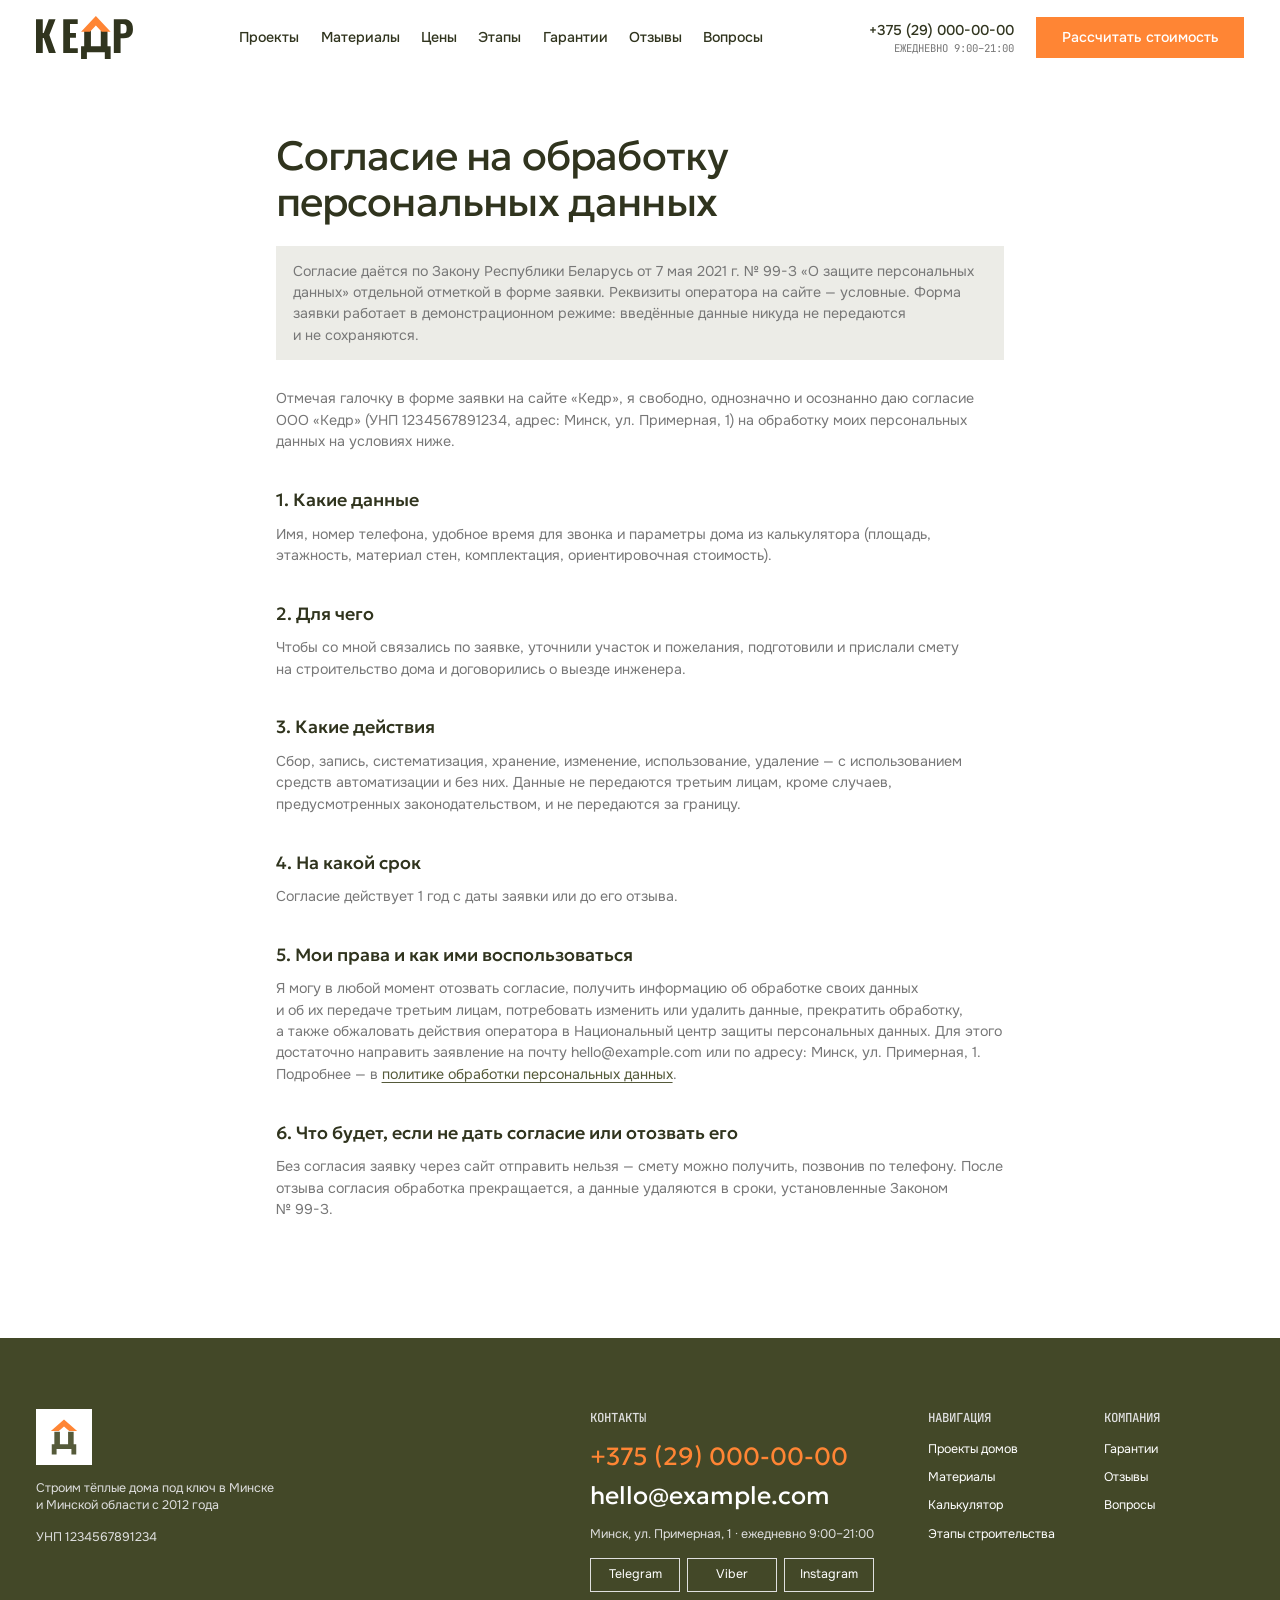
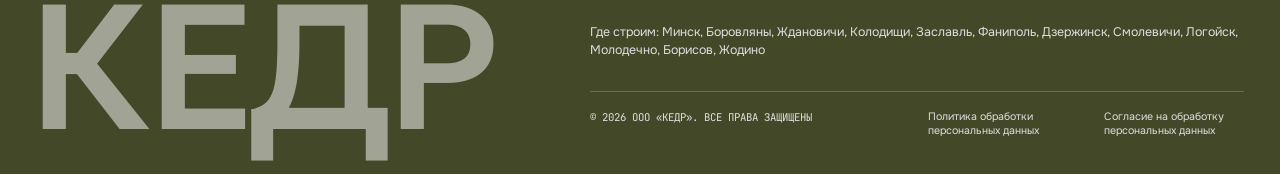
<file: legal/consent.html>
<!doctype html>
<html lang="ru">
<head>
<meta charset="utf-8">
<meta name="viewport" content="width=device-width,initial-scale=1">
<!-- seo:start -->
<title>Согласие на обработку персональных данных — Кедр</title>
<meta name="robots" content="noindex, follow">
<!-- seo:end -->
<script>(function (d) { d.classList.add('js'); /* ширина полосы прокрутки — для автоскейла десктопа (base.css) */ var s = document.createElement('div'); s.style.cssText = 'position:absolute;top:-99px;width:99px;height:9px;overflow:scroll'; d.appendChild(s); d.style.setProperty('--sbw', s.offsetWidth - s.clientWidth + 'px'); d.removeChild(s); })(document.documentElement)</script>
<link rel="stylesheet" href="../assets/css/tokens.css?v=20261007c">
<link rel="stylesheet" href="../assets/css/base.css?v=20261007-l74c">
</head>
<body>
<a class="skip-link" href="#main">К&nbsp;содержанию</a>
<div data-include="header"><!-- include:header --><header class="site-header container"><a class="site-header__logo" href="../index.html#top"><img src="../img/logo-kedr.svg" width="110" height="48" alt="Кедр — на главную"></a><nav class="site-header__nav" aria-label="Основное меню"><a class="t-body-strong" href="../index.html#proekty">Проекты</a><a class="t-body-strong" href="../index.html#materialy">Материалы</a><a class="t-body-strong" href="../index.html#kalkulyator">Цены</a><a class="t-body-strong" href="../index.html#etapy">Этапы</a><a class="t-body-strong" href="../index.html#garantii">Гарантии</a><a class="t-body-strong" href="../index.html#otzyvy">Отзывы</a><a class="t-body-strong" href="../index.html#voprosy">Вопросы</a></nav><div class="site-header__end"><p class="site-header__contact"><span class="t-body-strong nowrap">+375 (29) 000-00-00</span><span class="site-header__hours t-mono-s nowrap">ежедневно 9:00–&#8288;21:00</span></p><a class="button site-header__cta" href="../index.html#raschet">Рассчитать стоимость</a><a class="icon-button site-header__call" href="../index.html#zayavka" aria-label="Заказать звонок: перейти к форме заявки"><svg viewBox="18 18 24 24" width="24" height="24" aria-hidden="true" focusable="false"><path d="M40 34.92v3a2 2 0 0 1-2.18 2 19.8 19.8 0 0 1-8.63-3.07 19.5 19.5 0 0 1-6-6 19.8 19.8 0 0 1-3.07-8.67A2 2 0 0 1 22.11 20h3a2 2 0 0 1 2 1.72c.13.96.36 1.9.7 2.81a2 2 0 0 1-.45 2.11l-1.27 1.27a16 16 0 0 0 6 6l1.27-1.27a2 2 0 0 1 2.11-.45c.91.34 1.85.57 2.81.7A2 2 0 0 1 40 34.92z" stroke="currentColor" stroke-width="2" stroke-linejoin="round" fill="none"></path></svg></a><button class="icon-button site-header__burger" type="button" aria-expanded="false" aria-controls="site-menu" aria-label="Открыть меню"><svg viewBox="0 0 24 24" width="24" height="24" aria-hidden="true" focusable="false"><path d="M0 5h24v2H0zM0 11h24v2H0zM0 17h24v2H0z" fill="currentColor"></path></svg></button></div></header><div class="site-menu" id="site-menu"><div class="site-menu__inner container"><nav aria-label="Меню разделов"><ul class="site-menu__list"><li><a class="site-menu__link" href="../index.html#proekty"><span class="site-menu__num t-mono">01</span><span class="site-menu__title t-h3s">Проекты</span></a></li><li><a class="site-menu__link" href="../index.html#materialy"><span class="site-menu__num t-mono">02</span><span class="site-menu__title t-h3s">Материалы</span></a></li><li><a class="site-menu__link" href="../index.html#kalkulyator"><span class="site-menu__num t-mono">03</span><span class="site-menu__title t-h3s">Цены</span></a></li><li><a class="site-menu__link" href="../index.html#etapy"><span class="site-menu__num t-mono">04</span><span class="site-menu__title t-h3s">Этапы</span></a></li><li><a class="site-menu__link" href="../index.html#garantii"><span class="site-menu__num t-mono">05</span><span class="site-menu__title t-h3s">Гарантии</span></a></li><li><a class="site-menu__link" href="../index.html#otzyvy"><span class="site-menu__num t-mono">06</span><span class="site-menu__title t-h3s">Отзывы</span></a></li><li><a class="site-menu__link" href="../index.html#voprosy"><span class="site-menu__num t-mono">07</span><span class="site-menu__title t-h3s">Вопросы</span></a></li></ul></nav><div class="site-menu__bottom"><a class="button site-menu__cta" href="../index.html#raschet">Рассчитать стоимость</a><p class="site-menu__phone"><span class="t-h4 nowrap">+375 (29) 000-00-00</span><span class="t-mono-s">ежедневно 9:00–&#8288;21:00</span></p><p class="site-menu__address t-body-s">Минск, ул.&nbsp;Примерная, 1&nbsp;· ежедневно 9:00–&#8288;21:00</p><div data-contacts=""><ul class="contacts"><li><a class="contacts__link" href="../index.html#zayavka">Telegram</a></li><li><a class="contacts__link" href="../index.html#zayavka">Viber</a></li><li><a class="contacts__link" href="../index.html#zayavka">Instagram</a></li></ul></div></div></div></div><!-- /include:header --></div>
<main id="main" class="legal">
  <div class="container legal__inner">
    <h1 class="t-h2">Согласие на&nbsp;обработку персональных данных</h1>
    <p class="legal__note t-body">Согласие даётся по&nbsp;Закону Республики Беларусь от&nbsp;7&nbsp;мая 2021&nbsp;г.&nbsp;<span class="nowrap">№&nbsp;99-З</span> «О&nbsp;защите персональных данных» отдельной отметкой в&nbsp;форме заявки. Реквизиты оператора на&nbsp;сайте&nbsp;— условные. Форма заявки работает в&nbsp;демонстрационном режиме: введённые данные никуда не&nbsp;передаются и&nbsp;не&nbsp;сохраняются.</p>

    <p class="t-body">Отмечая галочку в&nbsp;форме заявки на&nbsp;сайте «Кедр», я&nbsp;свободно, однозначно и&nbsp;осознанно даю согласие ООО «Кедр» (УНП 1234567891234, адрес: Минск, ул.&nbsp;Примерная, 1) на&nbsp;обработку моих персональных данных на&nbsp;условиях&nbsp;ниже.</p>

    <h2 class="t-h4">1. Какие данные</h2>
    <p class="t-body">Имя, номер телефона, удобное время для&nbsp;звонка и&nbsp;параметры дома из&nbsp;калькулятора (площадь, этажность, материал стен, комплектация, ориентировочная стоимость).</p>

    <h2 class="t-h4">2. Для&nbsp;чего</h2>
    <p class="t-body">Чтобы со&nbsp;мной связались по&nbsp;заявке, уточнили участок и&nbsp;пожелания, подготовили и&nbsp;прислали смету на&nbsp;строительство дома и&nbsp;договорились о&nbsp;выезде инженера.</p>

    <h2 class="t-h4">3. Какие действия</h2>
    <p class="t-body">Сбор, запись, систематизация, хранение, изменение, использование, удаление&nbsp;— с&nbsp;использованием средств автоматизации и&nbsp;без&nbsp;них. Данные не&nbsp;передаются третьим лицам, кроме случаев, предусмотренных законодательством, и&nbsp;не&nbsp;передаются за&nbsp;границу.</p>

    <h2 class="t-h4">4. На&nbsp;какой&nbsp;срок</h2>
    <p class="t-body">Согласие действует 1&nbsp;год с&nbsp;даты заявки или&nbsp;до&nbsp;его&nbsp;отзыва.</p>

    <h2 class="t-h4">5. Мои права и&nbsp;как&nbsp;ими воспользоваться</h2>
    <p class="t-body">Я&nbsp;могу в&nbsp;любой момент отозвать согласие, получить информацию об&nbsp;обработке своих данных и&nbsp;об&nbsp;их&nbsp;передаче третьим лицам, потребовать изменить или&nbsp;удалить данные, прекратить обработку, а&nbsp;также обжаловать действия оператора в&nbsp;Национальный центр защиты персональных данных. Для&nbsp;этого достаточно направить заявление на&nbsp;почту hello@example.com или&nbsp;по&nbsp;адресу: Минск, ул.&nbsp;Примерная, 1. Подробнее&nbsp;—&nbsp;в <a href="privacy.html">политике обработки персональных данных</a>.</p>

    <h2 class="t-h4">6. Что&nbsp;будет, если не&nbsp;дать согласие или&nbsp;отозвать&nbsp;его</h2>
    <p class="t-body">Без&nbsp;согласия заявку через сайт отправить нельзя&nbsp;— смету можно получить, позвонив по&nbsp;телефону. После отзыва согласия обработка прекращается, а&nbsp;данные удаляются в&nbsp;сроки, установленные Законом <span class="nowrap">№&nbsp;99-З</span>.</p>
  </div>
</main>
<div data-include="footer"><!-- include:footer --><footer class="site-footer"><div class="site-footer__grid container"><div class="site-footer__brand"><img class="site-footer__sign" src="../img/sign-kedr.svg" width="64" height="64" alt="Кедр"><p class="site-footer__about t-body-s">Строим тёплые дома под&nbsp;ключ в&nbsp;Минске и&nbsp;Минской области с&nbsp;2012&nbsp;года</p><p class="t-body-s">УНП 1234567891234</p></div><div class="site-footer__cols"><div class="site-footer__col site-footer__col--contacts"><p class="site-footer__head t-label">Контакты</p><p class="site-footer__phone t-h3s">+375 (29) 000-00-00</p><p class="site-footer__email t-h3s">hello@example.com</p><p class="site-footer__address t-body-s">Минск, ул.&nbsp;Примерная, 1&nbsp;· ежедневно 9:00–&#8288;21:00</p><div class="on-dark" data-contacts=""><ul class="contacts"><li><a class="contacts__link" href="../index.html#zayavka">Telegram</a></li><li><a class="contacts__link" href="../index.html#zayavka">Viber</a></li><li><a class="contacts__link" href="../index.html#zayavka">Instagram</a></li></ul></div></div><nav class="site-footer__col" aria-label="Навигация в подвале"><p class="site-footer__head t-label">Навигация</p><a class="site-footer__link t-body-s" href="../index.html#proekty">Проекты&nbsp;домов</a><a class="site-footer__link t-body-s" href="../index.html#materialy">Материалы</a><a class="site-footer__link t-body-s" href="../index.html#kalkulyator">Калькулятор</a><a class="site-footer__link t-body-s" href="../index.html#etapy">Этапы строительства</a></nav><nav class="site-footer__col" aria-label="Компания"><p class="site-footer__head t-label">Компания</p><a class="site-footer__link t-body-s" href="../index.html#garantii">Гарантии</a><a class="site-footer__link t-body-s" href="../index.html#otzyvy">Отзывы</a><a class="site-footer__link t-body-s" href="../index.html#voprosy">Вопросы</a></nav></div><p class="site-footer__cities t-body-s">Где&nbsp;строим: Минск, Боровляны, Ждановичи, Колодищи, Заславль, Фаниполь, Дзержинск, Смолевичи, Логойск, Молодечно, Борисов, Жодино</p><div class="site-footer__bottom t-mono-s"><p>© 2026&nbsp;ООО «Кедр». Все&nbsp;права защищены</p><div class="site-footer__bottom-links"><a href="../legal/privacy.html">Политика обработки персональных данных</a><a href="../legal/consent.html">Согласие на&nbsp;обработку персональных данных</a></div></div><p class="site-footer__word t-wordmark" aria-hidden="true">КЕДР</p></div></footer><!-- /include:footer --></div>
<script src="../assets/js/config.js?v=20261007c"></script>
<script src="../assets/js/header.js?v=20261007c"></script>
<script src="../assets/js/header-stick.js?v=20261007c"></script>
<script src="../assets/js/footer.js?v=20261007c"></script>
<script src="../assets/js/contacts.js?v=20261007c"></script>
</body>
</html>
</file>
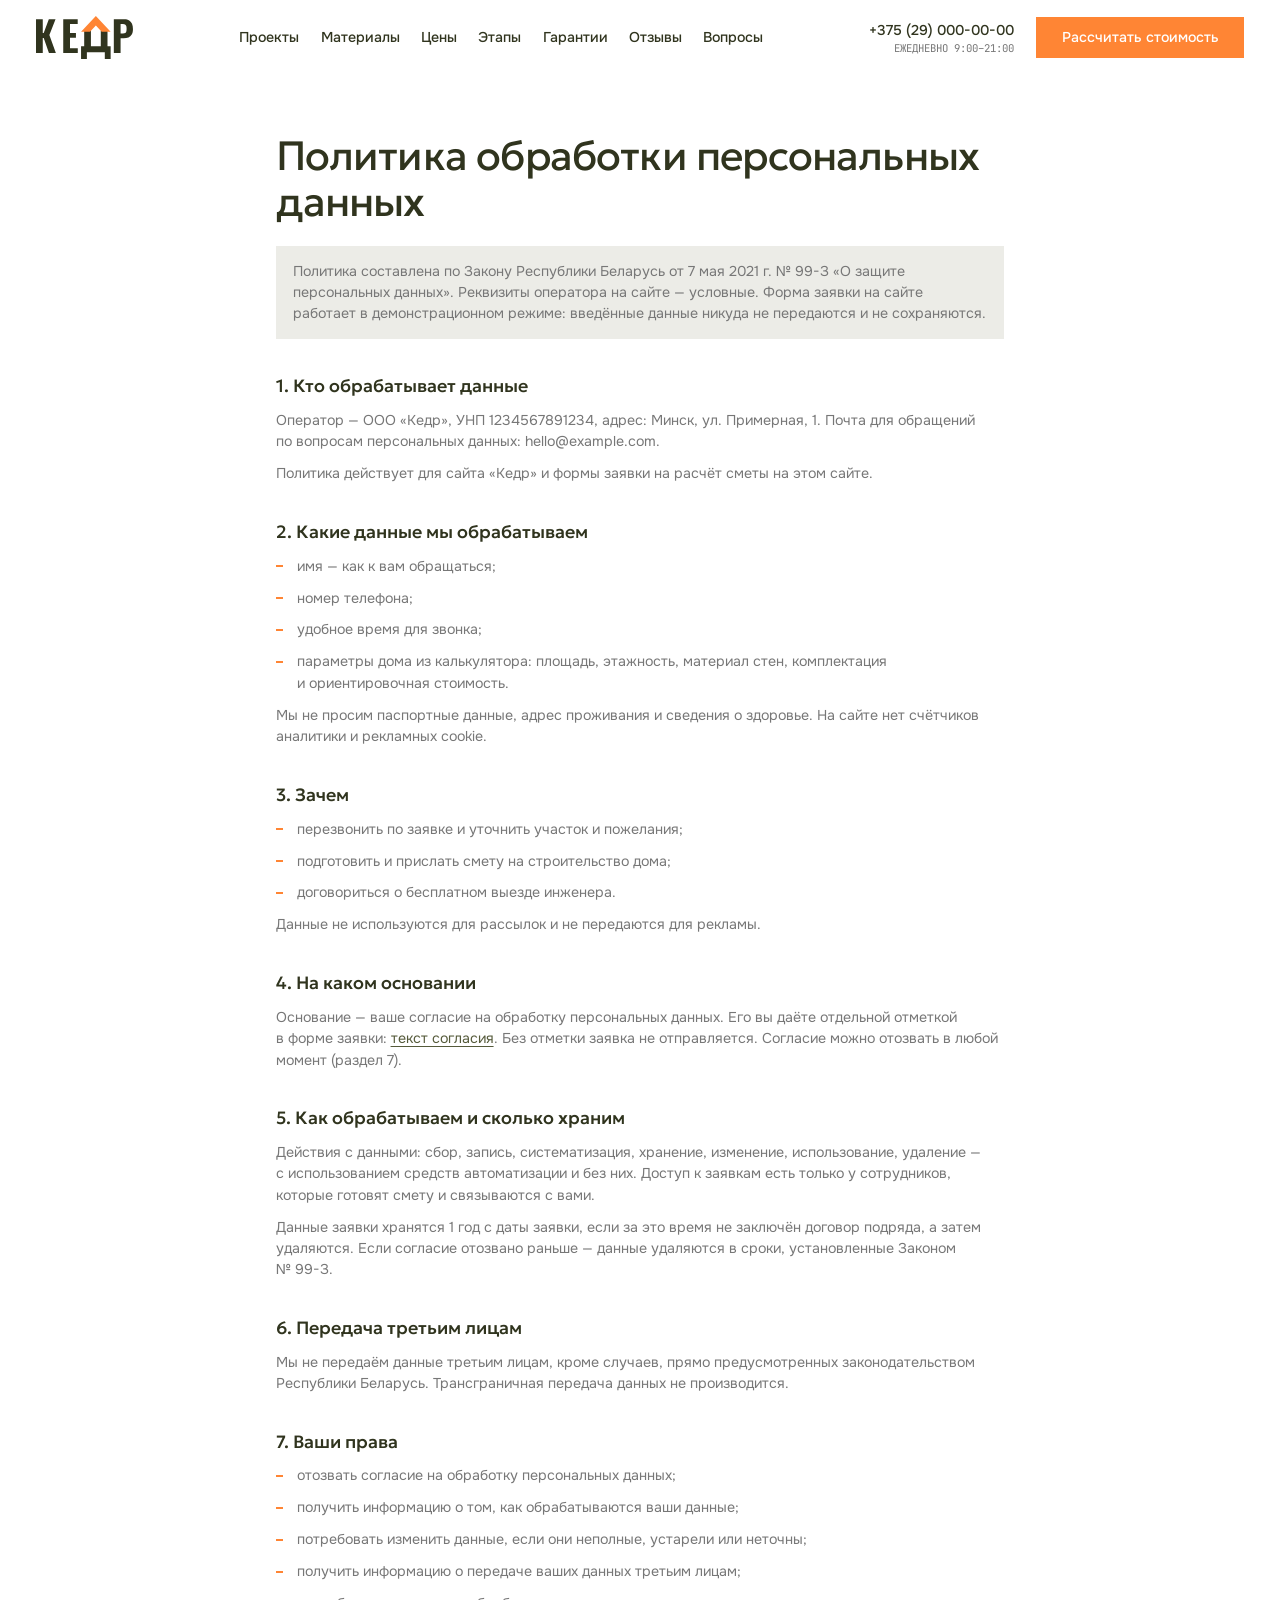
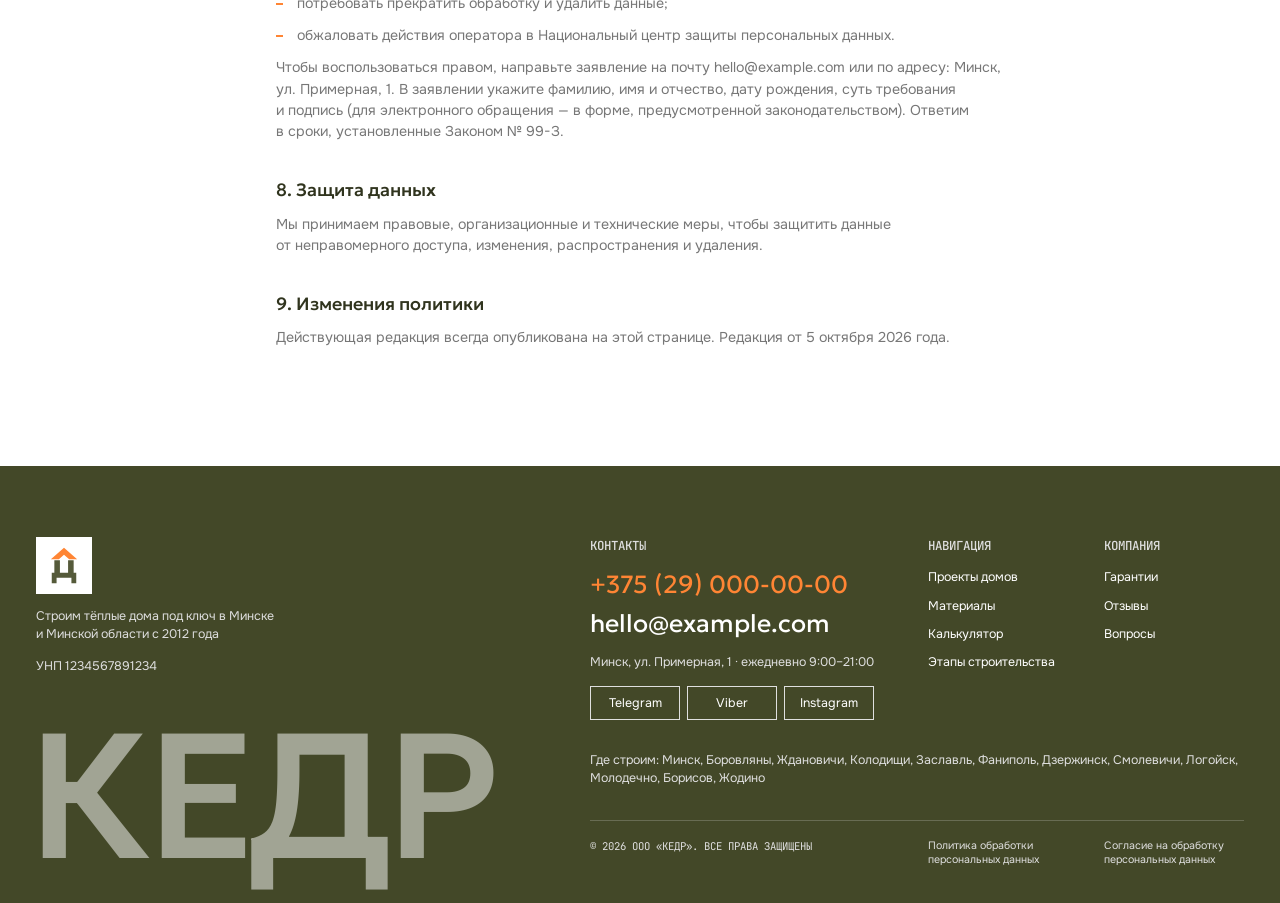
<file: legal/privacy.html>
<!doctype html>
<html lang="ru">
<head>
<meta charset="utf-8">
<meta name="viewport" content="width=device-width,initial-scale=1">
<!-- seo:start -->
<title>Политика обработки персональных данных — Кедр</title>
<meta name="robots" content="noindex, follow">
<!-- seo:end -->
<script>(function (d) { d.classList.add('js'); /* ширина полосы прокрутки — для автоскейла десктопа (base.css) */ var s = document.createElement('div'); s.style.cssText = 'position:absolute;top:-99px;width:99px;height:9px;overflow:scroll'; d.appendChild(s); d.style.setProperty('--sbw', s.offsetWidth - s.clientWidth + 'px'); d.removeChild(s); })(document.documentElement)</script>
<link rel="stylesheet" href="../assets/css/tokens.css?v=20261007c">
<link rel="stylesheet" href="../assets/css/base.css?v=20261007-l74c">
</head>
<body>
<a class="skip-link" href="#main">К&nbsp;содержанию</a>
<div data-include="header"><!-- include:header --><header class="site-header container"><a class="site-header__logo" href="../index.html#top"><img src="../img/logo-kedr.svg" width="110" height="48" alt="Кедр — на главную"></a><nav class="site-header__nav" aria-label="Основное меню"><a class="t-body-strong" href="../index.html#proekty">Проекты</a><a class="t-body-strong" href="../index.html#materialy">Материалы</a><a class="t-body-strong" href="../index.html#kalkulyator">Цены</a><a class="t-body-strong" href="../index.html#etapy">Этапы</a><a class="t-body-strong" href="../index.html#garantii">Гарантии</a><a class="t-body-strong" href="../index.html#otzyvy">Отзывы</a><a class="t-body-strong" href="../index.html#voprosy">Вопросы</a></nav><div class="site-header__end"><p class="site-header__contact"><span class="t-body-strong nowrap">+375 (29) 000-00-00</span><span class="site-header__hours t-mono-s nowrap">ежедневно 9:00–&#8288;21:00</span></p><a class="button site-header__cta" href="../index.html#raschet">Рассчитать стоимость</a><a class="icon-button site-header__call" href="../index.html#zayavka" aria-label="Заказать звонок: перейти к форме заявки"><svg viewBox="18 18 24 24" width="24" height="24" aria-hidden="true" focusable="false"><path d="M40 34.92v3a2 2 0 0 1-2.18 2 19.8 19.8 0 0 1-8.63-3.07 19.5 19.5 0 0 1-6-6 19.8 19.8 0 0 1-3.07-8.67A2 2 0 0 1 22.11 20h3a2 2 0 0 1 2 1.72c.13.96.36 1.9.7 2.81a2 2 0 0 1-.45 2.11l-1.27 1.27a16 16 0 0 0 6 6l1.27-1.27a2 2 0 0 1 2.11-.45c.91.34 1.85.57 2.81.7A2 2 0 0 1 40 34.92z" stroke="currentColor" stroke-width="2" stroke-linejoin="round" fill="none"></path></svg></a><button class="icon-button site-header__burger" type="button" aria-expanded="false" aria-controls="site-menu" aria-label="Открыть меню"><svg viewBox="0 0 24 24" width="24" height="24" aria-hidden="true" focusable="false"><path d="M0 5h24v2H0zM0 11h24v2H0zM0 17h24v2H0z" fill="currentColor"></path></svg></button></div></header><div class="site-menu" id="site-menu"><div class="site-menu__inner container"><nav aria-label="Меню разделов"><ul class="site-menu__list"><li><a class="site-menu__link" href="../index.html#proekty"><span class="site-menu__num t-mono">01</span><span class="site-menu__title t-h3s">Проекты</span></a></li><li><a class="site-menu__link" href="../index.html#materialy"><span class="site-menu__num t-mono">02</span><span class="site-menu__title t-h3s">Материалы</span></a></li><li><a class="site-menu__link" href="../index.html#kalkulyator"><span class="site-menu__num t-mono">03</span><span class="site-menu__title t-h3s">Цены</span></a></li><li><a class="site-menu__link" href="../index.html#etapy"><span class="site-menu__num t-mono">04</span><span class="site-menu__title t-h3s">Этапы</span></a></li><li><a class="site-menu__link" href="../index.html#garantii"><span class="site-menu__num t-mono">05</span><span class="site-menu__title t-h3s">Гарантии</span></a></li><li><a class="site-menu__link" href="../index.html#otzyvy"><span class="site-menu__num t-mono">06</span><span class="site-menu__title t-h3s">Отзывы</span></a></li><li><a class="site-menu__link" href="../index.html#voprosy"><span class="site-menu__num t-mono">07</span><span class="site-menu__title t-h3s">Вопросы</span></a></li></ul></nav><div class="site-menu__bottom"><a class="button site-menu__cta" href="../index.html#raschet">Рассчитать стоимость</a><p class="site-menu__phone"><span class="t-h4 nowrap">+375 (29) 000-00-00</span><span class="t-mono-s">ежедневно 9:00–&#8288;21:00</span></p><p class="site-menu__address t-body-s">Минск, ул.&nbsp;Примерная, 1&nbsp;· ежедневно 9:00–&#8288;21:00</p><div data-contacts=""><ul class="contacts"><li><a class="contacts__link" href="../index.html#zayavka">Telegram</a></li><li><a class="contacts__link" href="../index.html#zayavka">Viber</a></li><li><a class="contacts__link" href="../index.html#zayavka">Instagram</a></li></ul></div></div></div></div><!-- /include:header --></div>
<main id="main" class="legal">
  <div class="container legal__inner">
    <h1 class="t-h2">Политика обработки персональных данных</h1>
    <p class="legal__note t-body">Политика составлена по&nbsp;Закону Республики Беларусь от&nbsp;7&nbsp;мая 2021&nbsp;г.&nbsp;<span class="nowrap">№&nbsp;99-З</span> «О&nbsp;защите персональных данных». Реквизиты оператора на&nbsp;сайте&nbsp;— условные. Форма заявки на&nbsp;сайте работает в&nbsp;демонстрационном режиме: введённые данные никуда не&nbsp;передаются и&nbsp;не&nbsp;сохраняются.</p>

    <h2 class="t-h4">1. Кто обрабатывает данные</h2>
    <p class="t-body">Оператор&nbsp;— ООО «Кедр», УНП 1234567891234, адрес: Минск, ул.&nbsp;Примерная, 1. Почта для&nbsp;обращений по&nbsp;вопросам персональных данных: hello@example.com.</p>
    <p class="t-body">Политика действует для&nbsp;сайта «Кедр» и&nbsp;формы заявки на&nbsp;расчёт сметы на&nbsp;этом сайте.</p>

    <h2 class="t-h4">2. Какие данные мы&nbsp;обрабатываем</h2>
    <ul>
      <li class="t-body">имя&nbsp;— как&nbsp;к&nbsp;вам обращаться;</li>
      <li class="t-body">номер телефона;</li>
      <li class="t-body">удобное время для&nbsp;звонка;</li>
      <li class="t-body">параметры дома из&nbsp;калькулятора: площадь, этажность, материал стен, комплектация и&nbsp;ориентировочная стоимость.</li>
    </ul>
    <p class="t-body">Мы&nbsp;не&nbsp;просим паспортные данные, адрес проживания и&nbsp;сведения о&nbsp;здоровье. На&nbsp;сайте нет счётчиков аналитики и&nbsp;рекламных cookie.</p>

    <h2 class="t-h4">3.&nbsp;Зачем</h2>
    <ul>
      <li class="t-body">перезвонить по&nbsp;заявке и&nbsp;уточнить участок и&nbsp;пожелания;</li>
      <li class="t-body">подготовить и&nbsp;прислать смету на&nbsp;строительство&nbsp;дома;</li>
      <li class="t-body">договориться о&nbsp;бесплатном выезде инженера.</li>
    </ul>
    <p class="t-body">Данные не&nbsp;используются для&nbsp;рассылок и&nbsp;не&nbsp;передаются для&nbsp;рекламы.</p>

    <h2 class="t-h4">4. На&nbsp;каком основании</h2>
    <p class="t-body">Основание&nbsp;— ваше согласие на&nbsp;обработку персональных данных. Его&nbsp;вы&nbsp;даёте отдельной отметкой в&nbsp;форме заявки: <a href="consent.html">текст согласия</a>. Без&nbsp;отметки заявка не&nbsp;отправляется. Согласие можно отозвать в&nbsp;любой момент (раздел&nbsp;7).</p>

    <h2 class="t-h4">5. Как&nbsp;обрабатываем и&nbsp;сколько храним</h2>
    <p class="t-body">Действия с&nbsp;данными: сбор, запись, систематизация, хранение, изменение, использование, удаление&nbsp;— с&nbsp;использованием средств автоматизации и&nbsp;без&nbsp;них. Доступ к&nbsp;заявкам есть только у&nbsp;сотрудников, которые готовят смету и&nbsp;связываются с&nbsp;вами.</p>
    <p class="t-body">Данные заявки хранятся 1&nbsp;год с&nbsp;даты заявки, если за&nbsp;это&nbsp;время не&nbsp;заключён договор подряда, а&nbsp;затем удаляются. Если согласие отозвано раньше&nbsp;— данные удаляются в&nbsp;сроки, установленные Законом <span class="nowrap">№&nbsp;99-З</span>.</p>

    <h2 class="t-h4">6. Передача третьим&nbsp;лицам</h2>
    <p class="t-body">Мы&nbsp;не&nbsp;передаём данные третьим лицам, кроме случаев, прямо предусмотренных законодательством Республики Беларусь. Трансграничная передача данных не&nbsp;производится.</p>

    <h2 class="t-h4">7. Ваши&nbsp;права</h2>
    <ul>
      <li class="t-body">отозвать согласие на&nbsp;обработку персональных данных;</li>
      <li class="t-body">получить информацию о&nbsp;том, как&nbsp;обрабатываются ваши данные;</li>
      <li class="t-body">потребовать изменить данные, если они неполные, устарели или&nbsp;неточны;</li>
      <li class="t-body">получить информацию о&nbsp;передаче ваших данных третьим лицам;</li>
      <li class="t-body">потребовать прекратить обработку и&nbsp;удалить данные;</li>
      <li class="t-body">обжаловать действия оператора в&nbsp;Национальный центр защиты персональных данных.</li>
    </ul>
    <p class="t-body">Чтобы воспользоваться правом, направьте заявление на&nbsp;почту hello@example.com или&nbsp;по&nbsp;адресу: Минск, ул.&nbsp;Примерная, 1. В&nbsp;заявлении укажите фамилию, имя и&nbsp;отчество, дату рождения, суть требования и&nbsp;подпись (для&nbsp;электронного обращения&nbsp;— в&nbsp;форме, предусмотренной законодательством). Ответим в&nbsp;сроки, установленные Законом <span class="nowrap">№&nbsp;99-З</span>.</p>

    <h2 class="t-h4">8. Защита данных</h2>
    <p class="t-body">Мы&nbsp;принимаем правовые, организационные и&nbsp;технические меры, чтобы защитить данные от&nbsp;неправомерного доступа, изменения, распространения и&nbsp;удаления.</p>

    <h2 class="t-h4">9. Изменения политики</h2>
    <p class="t-body">Действующая редакция всегда опубликована на&nbsp;этой странице. Редакция от&nbsp;5&nbsp;октября 2026&nbsp;года.</p>
  </div>
</main>
<div data-include="footer"><!-- include:footer --><footer class="site-footer"><div class="site-footer__grid container"><div class="site-footer__brand"><img class="site-footer__sign" src="../img/sign-kedr.svg" width="64" height="64" alt="Кедр"><p class="site-footer__about t-body-s">Строим тёплые дома под&nbsp;ключ в&nbsp;Минске и&nbsp;Минской области с&nbsp;2012&nbsp;года</p><p class="t-body-s">УНП 1234567891234</p></div><div class="site-footer__cols"><div class="site-footer__col site-footer__col--contacts"><p class="site-footer__head t-label">Контакты</p><p class="site-footer__phone t-h3s">+375 (29) 000-00-00</p><p class="site-footer__email t-h3s">hello@example.com</p><p class="site-footer__address t-body-s">Минск, ул.&nbsp;Примерная, 1&nbsp;· ежедневно 9:00–&#8288;21:00</p><div class="on-dark" data-contacts=""><ul class="contacts"><li><a class="contacts__link" href="../index.html#zayavka">Telegram</a></li><li><a class="contacts__link" href="../index.html#zayavka">Viber</a></li><li><a class="contacts__link" href="../index.html#zayavka">Instagram</a></li></ul></div></div><nav class="site-footer__col" aria-label="Навигация в подвале"><p class="site-footer__head t-label">Навигация</p><a class="site-footer__link t-body-s" href="../index.html#proekty">Проекты&nbsp;домов</a><a class="site-footer__link t-body-s" href="../index.html#materialy">Материалы</a><a class="site-footer__link t-body-s" href="../index.html#kalkulyator">Калькулятор</a><a class="site-footer__link t-body-s" href="../index.html#etapy">Этапы строительства</a></nav><nav class="site-footer__col" aria-label="Компания"><p class="site-footer__head t-label">Компания</p><a class="site-footer__link t-body-s" href="../index.html#garantii">Гарантии</a><a class="site-footer__link t-body-s" href="../index.html#otzyvy">Отзывы</a><a class="site-footer__link t-body-s" href="../index.html#voprosy">Вопросы</a></nav></div><p class="site-footer__cities t-body-s">Где&nbsp;строим: Минск, Боровляны, Ждановичи, Колодищи, Заславль, Фаниполь, Дзержинск, Смолевичи, Логойск, Молодечно, Борисов, Жодино</p><div class="site-footer__bottom t-mono-s"><p>© 2026&nbsp;ООО «Кедр». Все&nbsp;права защищены</p><div class="site-footer__bottom-links"><a href="../legal/privacy.html">Политика обработки персональных данных</a><a href="../legal/consent.html">Согласие на&nbsp;обработку персональных данных</a></div></div><p class="site-footer__word t-wordmark" aria-hidden="true">КЕДР</p></div></footer><!-- /include:footer --></div>
<script src="../assets/js/config.js?v=20261007c"></script>
<script src="../assets/js/header.js?v=20261007c"></script>
<script src="../assets/js/header-stick.js?v=20261007c"></script>
<script src="../assets/js/footer.js?v=20261007c"></script>
<script src="../assets/js/contacts.js?v=20261007c"></script>
</body>
</html>
</file>
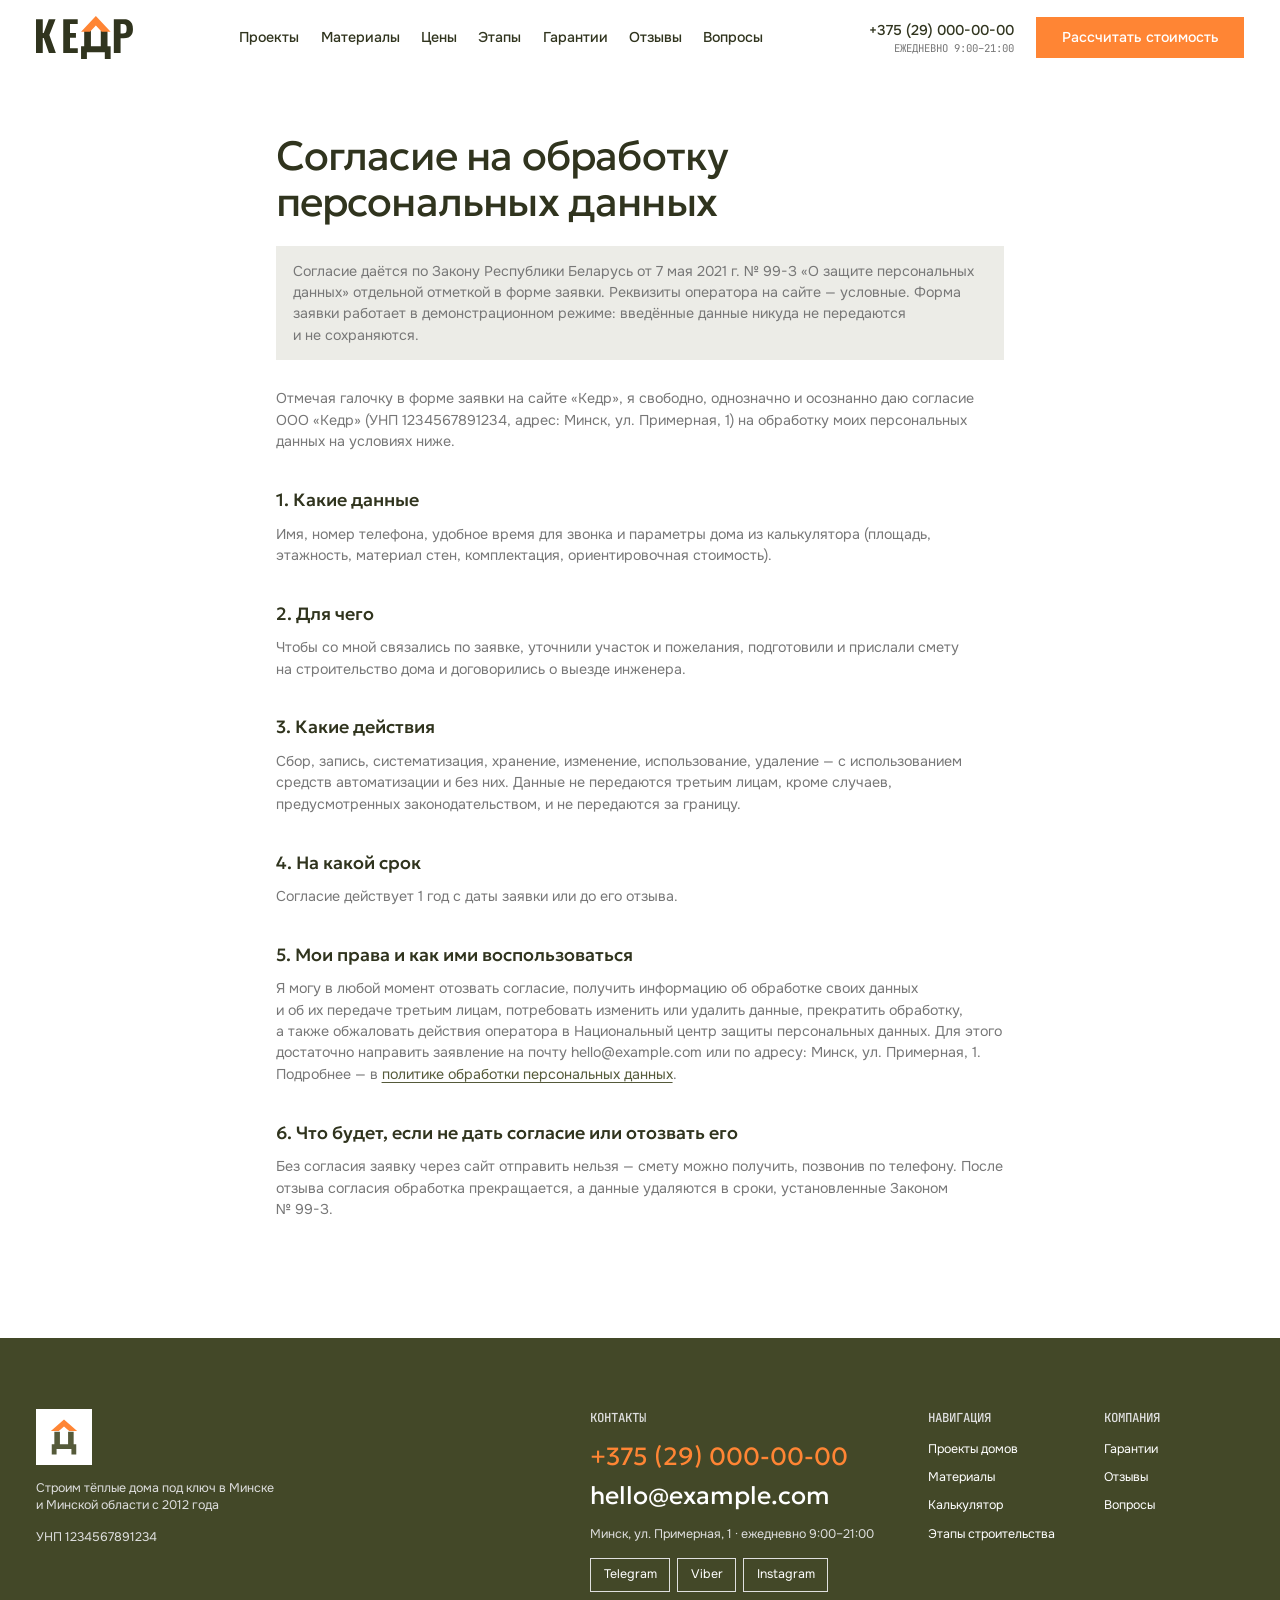
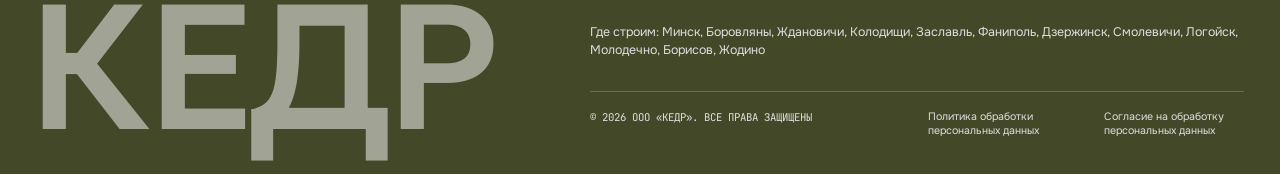
<file: site/legal/consent.html>
<!doctype html>
<html lang="ru">
<head>
<meta charset="utf-8">
<meta name="viewport" content="width=device-width,initial-scale=1">
<!-- seo:start -->
<title>Согласие на обработку персональных данных — Кедр</title>
<meta name="robots" content="noindex, follow">
<!-- seo:end -->
<script>(function (d) { d.classList.add('js'); /* ширина полосы прокрутки — для автоскейла десктопа (base.css) */ var s = document.createElement('div'); s.style.cssText = 'position:absolute;top:-99px;width:99px;height:9px;overflow:scroll'; d.appendChild(s); d.style.setProperty('--sbw', s.offsetWidth - s.clientWidth + 'px'); d.removeChild(s); })(document.documentElement)</script>
<link rel="stylesheet" href="../assets/css/tokens.css">
<link rel="stylesheet" href="../assets/css/base.css">
</head>
<body>
<a class="skip-link" href="#main">К&nbsp;содержанию</a>
<div data-include="header"><!-- include:header --><header class="site-header container"><a class="site-header__logo" href="../index.html#top"><img src="../img/logo-kedr.svg" width="110" height="48" alt="Кедр — на главную"></a><nav class="site-header__nav" aria-label="Основное меню"><a class="t-body-strong" href="../index.html#proekty">Проекты</a><a class="t-body-strong" href="../index.html#materialy">Материалы</a><a class="t-body-strong" href="../index.html#kalkulyator">Цены</a><a class="t-body-strong" href="../index.html#etapy">Этапы</a><a class="t-body-strong" href="../index.html#garantii">Гарантии</a><a class="t-body-strong" href="../index.html#otzyvy">Отзывы</a><a class="t-body-strong" href="../index.html#voprosy">Вопросы</a></nav><div class="site-header__end"><p class="site-header__contact"><span class="t-body-strong nowrap">+375 (29) 000-00-00</span><span class="site-header__hours t-mono-s nowrap">ежедневно 9:00–&#8288;21:00</span></p><a class="button site-header__cta" href="../index.html#raschet">Рассчитать стоимость</a><a class="icon-button site-header__call" href="../index.html#zayavka" aria-label="Заказать звонок: перейти к форме заявки"><svg viewBox="18 18 24 24" width="24" height="24" aria-hidden="true" focusable="false"><path d="M40 34.92v3a2 2 0 0 1-2.18 2 19.8 19.8 0 0 1-8.63-3.07 19.5 19.5 0 0 1-6-6 19.8 19.8 0 0 1-3.07-8.67A2 2 0 0 1 22.11 20h3a2 2 0 0 1 2 1.72c.13.96.36 1.9.7 2.81a2 2 0 0 1-.45 2.11l-1.27 1.27a16 16 0 0 0 6 6l1.27-1.27a2 2 0 0 1 2.11-.45c.91.34 1.85.57 2.81.7A2 2 0 0 1 40 34.92z" stroke="currentColor" stroke-width="2" stroke-linejoin="round" fill="none"></path></svg></a><button class="icon-button site-header__burger" type="button" aria-expanded="false" aria-controls="site-menu" aria-label="Открыть меню"><svg viewBox="0 0 24 24" width="24" height="24" aria-hidden="true" focusable="false"><path d="M0 5h24v2H0zM0 11h24v2H0zM0 17h24v2H0z" fill="currentColor"></path></svg></button></div></header><div class="site-menu" id="site-menu"><div class="site-menu__inner container"><nav aria-label="Меню разделов"><ul class="site-menu__list"><li><a class="site-menu__link" href="../index.html#proekty"><span class="site-menu__num t-mono">01</span><span class="site-menu__title t-h3s">Проекты</span></a></li><li><a class="site-menu__link" href="../index.html#materialy"><span class="site-menu__num t-mono">02</span><span class="site-menu__title t-h3s">Материалы</span></a></li><li><a class="site-menu__link" href="../index.html#kalkulyator"><span class="site-menu__num t-mono">03</span><span class="site-menu__title t-h3s">Цены</span></a></li><li><a class="site-menu__link" href="../index.html#etapy"><span class="site-menu__num t-mono">04</span><span class="site-menu__title t-h3s">Этапы</span></a></li><li><a class="site-menu__link" href="../index.html#garantii"><span class="site-menu__num t-mono">05</span><span class="site-menu__title t-h3s">Гарантии</span></a></li><li><a class="site-menu__link" href="../index.html#otzyvy"><span class="site-menu__num t-mono">06</span><span class="site-menu__title t-h3s">Отзывы</span></a></li><li><a class="site-menu__link" href="../index.html#voprosy"><span class="site-menu__num t-mono">07</span><span class="site-menu__title t-h3s">Вопросы</span></a></li></ul></nav><div class="site-menu__bottom"><a class="button site-menu__cta" href="../index.html#raschet">Рассчитать стоимость</a><p class="site-menu__phone"><span class="t-h4 nowrap">+375 (29) 000-00-00</span><span class="t-mono-s">ежедневно 9:00–&#8288;21:00</span></p><p class="site-menu__address t-body-s">Минск, ул.&nbsp;Примерная, 1&nbsp;· ежедневно 9:00–&#8288;21:00</p><div data-contacts=""><ul class="contacts"><li><a class="contacts__link" href="../index.html#zayavka">Telegram</a></li><li><a class="contacts__link" href="../index.html#zayavka">Viber</a></li><li><a class="contacts__link" href="../index.html#zayavka">Instagram</a></li></ul></div></div></div></div><!-- /include:header --></div>
<main id="main" class="legal">
  <div class="container legal__inner">
    <h1 class="t-h2">Согласие на&nbsp;обработку персональных данных</h1>
    <p class="legal__note t-body">Согласие даётся по&nbsp;Закону Республики Беларусь от&nbsp;7&nbsp;мая 2021&nbsp;г.&nbsp;<span class="nowrap">№&nbsp;99-З</span> «О&nbsp;защите персональных данных» отдельной отметкой в&nbsp;форме заявки. Реквизиты оператора на&nbsp;сайте&nbsp;— условные. Форма заявки работает в&nbsp;демонстрационном режиме: введённые данные никуда не&nbsp;передаются и&nbsp;не&nbsp;сохраняются.</p>

    <p class="t-body">Отмечая галочку в&nbsp;форме заявки на&nbsp;сайте «Кедр», я&nbsp;свободно, однозначно и&nbsp;осознанно даю согласие ООО «Кедр» (УНП 1234567891234, адрес: Минск, ул.&nbsp;Примерная, 1) на&nbsp;обработку моих персональных данных на&nbsp;условиях&nbsp;ниже.</p>

    <h2 class="t-h4">1. Какие данные</h2>
    <p class="t-body">Имя, номер телефона, удобное время для&nbsp;звонка и&nbsp;параметры дома из&nbsp;калькулятора (площадь, этажность, материал стен, комплектация, ориентировочная стоимость).</p>

    <h2 class="t-h4">2. Для&nbsp;чего</h2>
    <p class="t-body">Чтобы со&nbsp;мной связались по&nbsp;заявке, уточнили участок и&nbsp;пожелания, подготовили и&nbsp;прислали смету на&nbsp;строительство дома и&nbsp;договорились о&nbsp;выезде инженера.</p>

    <h2 class="t-h4">3. Какие действия</h2>
    <p class="t-body">Сбор, запись, систематизация, хранение, изменение, использование, удаление&nbsp;— с&nbsp;использованием средств автоматизации и&nbsp;без&nbsp;них. Данные не&nbsp;передаются третьим лицам, кроме случаев, предусмотренных законодательством, и&nbsp;не&nbsp;передаются за&nbsp;границу.</p>

    <h2 class="t-h4">4. На&nbsp;какой&nbsp;срок</h2>
    <p class="t-body">Согласие действует 1&nbsp;год с&nbsp;даты заявки или&nbsp;до&nbsp;его&nbsp;отзыва.</p>

    <h2 class="t-h4">5. Мои права и&nbsp;как&nbsp;ими воспользоваться</h2>
    <p class="t-body">Я&nbsp;могу в&nbsp;любой момент отозвать согласие, получить информацию об&nbsp;обработке своих данных и&nbsp;об&nbsp;их&nbsp;передаче третьим лицам, потребовать изменить или&nbsp;удалить данные, прекратить обработку, а&nbsp;также обжаловать действия оператора в&nbsp;Национальный центр защиты персональных данных. Для&nbsp;этого достаточно направить заявление на&nbsp;почту hello@example.com или&nbsp;по&nbsp;адресу: Минск, ул.&nbsp;Примерная, 1. Подробнее&nbsp;—&nbsp;в <a href="privacy.html">политике обработки персональных данных</a>.</p>

    <h2 class="t-h4">6. Что&nbsp;будет, если не&nbsp;дать согласие или&nbsp;отозвать&nbsp;его</h2>
    <p class="t-body">Без&nbsp;согласия заявку через сайт отправить нельзя&nbsp;— смету можно получить, позвонив по&nbsp;телефону. После отзыва согласия обработка прекращается, а&nbsp;данные удаляются в&nbsp;сроки, установленные Законом <span class="nowrap">№&nbsp;99-З</span>.</p>
  </div>
</main>
<div data-include="footer"><!-- include:footer --><footer class="site-footer"><div class="site-footer__grid container"><div class="site-footer__brand"><img class="site-footer__sign" src="../img/sign-kedr.svg" width="64" height="64" alt="Кедр"><p class="site-footer__about t-body-s">Строим тёплые дома под&nbsp;ключ в&nbsp;Минске и&nbsp;Минской области с&nbsp;2012&nbsp;года</p><p class="t-body-s">УНП 1234567891234</p></div><div class="site-footer__cols"><div class="site-footer__col site-footer__col--contacts"><p class="site-footer__head t-label">Контакты</p><p class="site-footer__phone t-h3s">+375 (29) 000-00-00</p><p class="site-footer__email t-h3s">hello@example.com</p><p class="site-footer__address t-body-s">Минск, ул.&nbsp;Примерная, 1&nbsp;· ежедневно 9:00–&#8288;21:00</p><div class="on-dark" data-contacts=""><ul class="contacts"><li><a class="contacts__link" href="../index.html#zayavka">Telegram</a></li><li><a class="contacts__link" href="../index.html#zayavka">Viber</a></li><li><a class="contacts__link" href="../index.html#zayavka">Instagram</a></li></ul></div></div><nav class="site-footer__col" aria-label="Навигация в подвале"><p class="site-footer__head t-label">Навигация</p><a class="site-footer__link t-body-s" href="../index.html#proekty">Проекты&nbsp;домов</a><a class="site-footer__link t-body-s" href="../index.html#materialy">Материалы</a><a class="site-footer__link t-body-s" href="../index.html#kalkulyator">Калькулятор</a><a class="site-footer__link t-body-s" href="../index.html#etapy">Этапы строительства</a></nav><nav class="site-footer__col" aria-label="Компания"><p class="site-footer__head t-label">Компания</p><a class="site-footer__link t-body-s" href="../index.html#garantii">Гарантии</a><a class="site-footer__link t-body-s" href="../index.html#otzyvy">Отзывы</a><a class="site-footer__link t-body-s" href="../index.html#voprosy">Вопросы</a></nav></div><p class="site-footer__cities t-body-s">Где&nbsp;строим: Минск, Боровляны, Ждановичи, Колодищи, Заславль, Фаниполь, Дзержинск, Смолевичи, Логойск, Молодечно, Борисов, Жодино</p><div class="site-footer__bottom t-mono-s"><p>© 2026&nbsp;ООО «Кедр». Все&nbsp;права защищены</p><div class="site-footer__bottom-links"><a href="../legal/privacy.html">Политика обработки персональных данных</a><a href="../legal/consent.html">Согласие на&nbsp;обработку персональных данных</a></div></div><p class="site-footer__word t-wordmark" aria-hidden="true">КЕДР</p></div></footer><!-- /include:footer --></div>
<script src="../assets/js/config.js"></script>
<script src="../assets/js/header.js"></script>
<script src="../assets/js/header-stick.js"></script>
<script src="../assets/js/footer.js"></script>
<script src="../assets/js/contacts.js"></script>
</body>
</html>
</file>
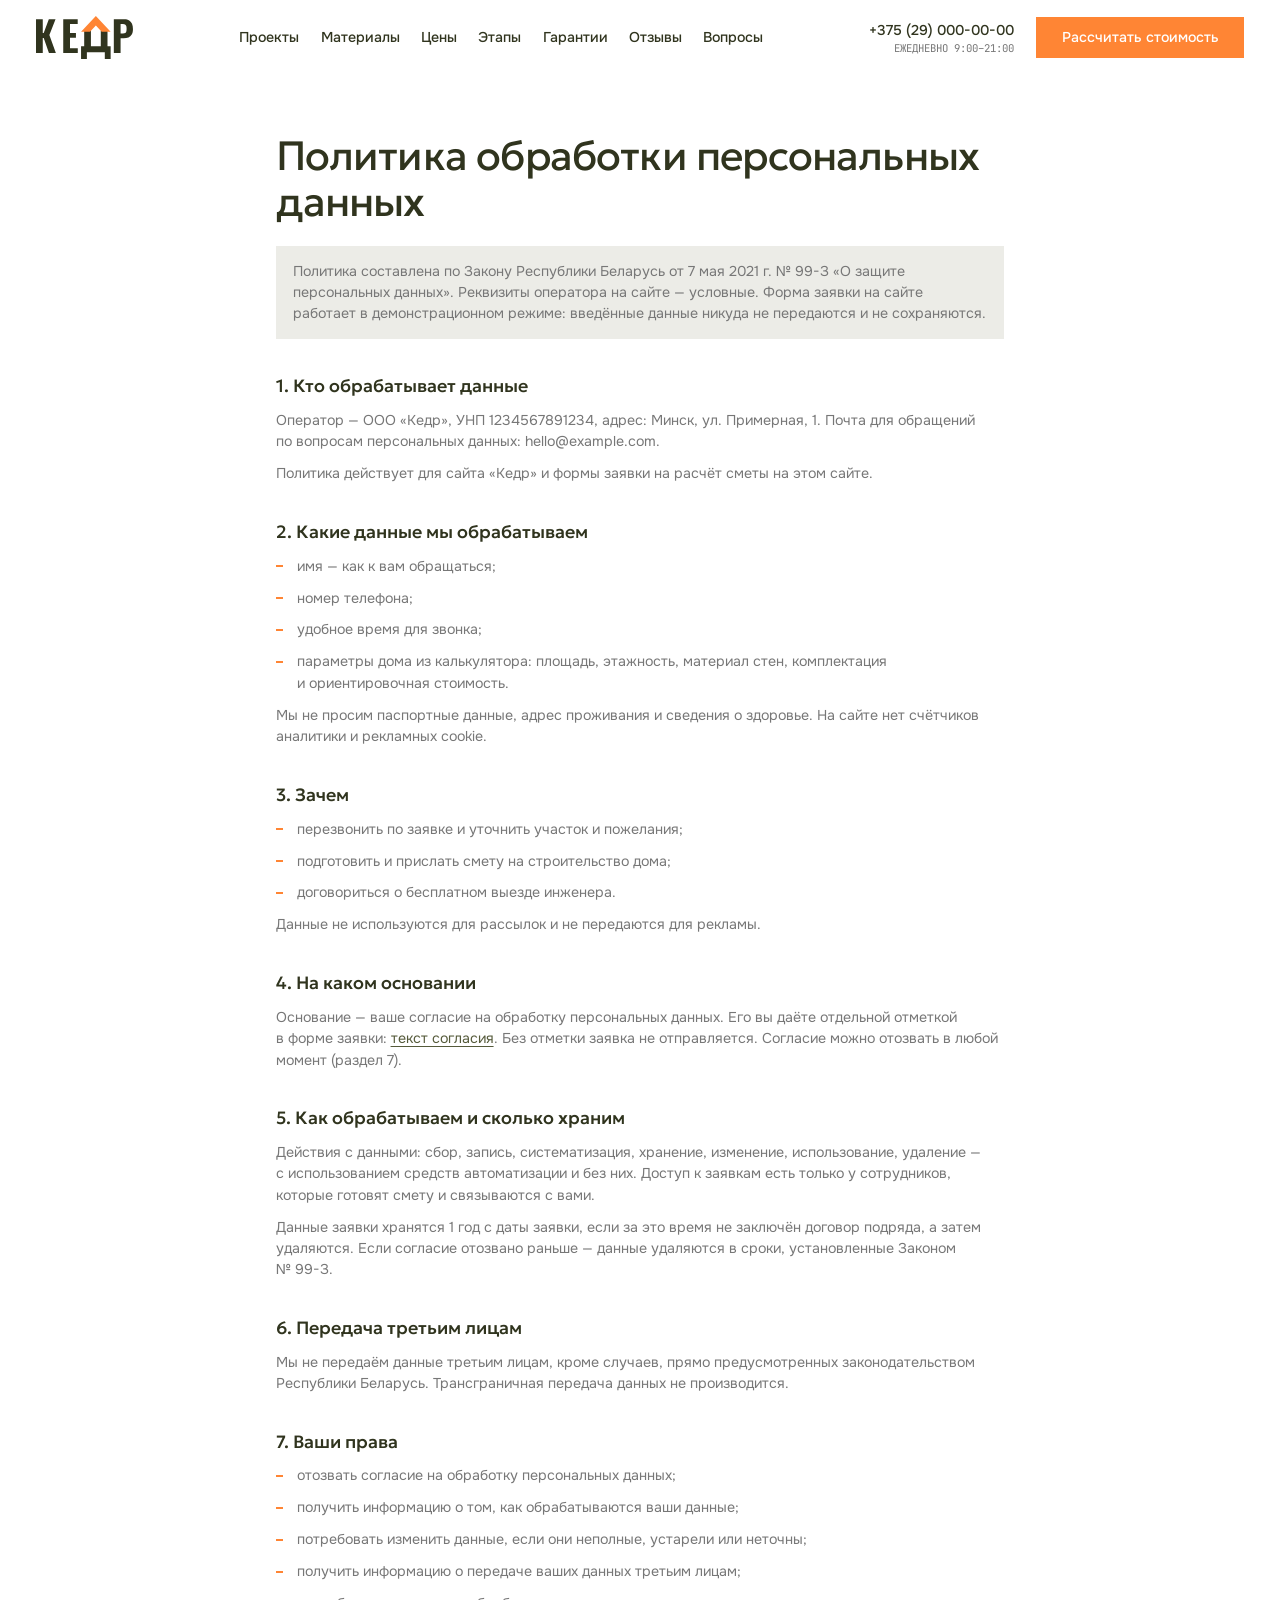
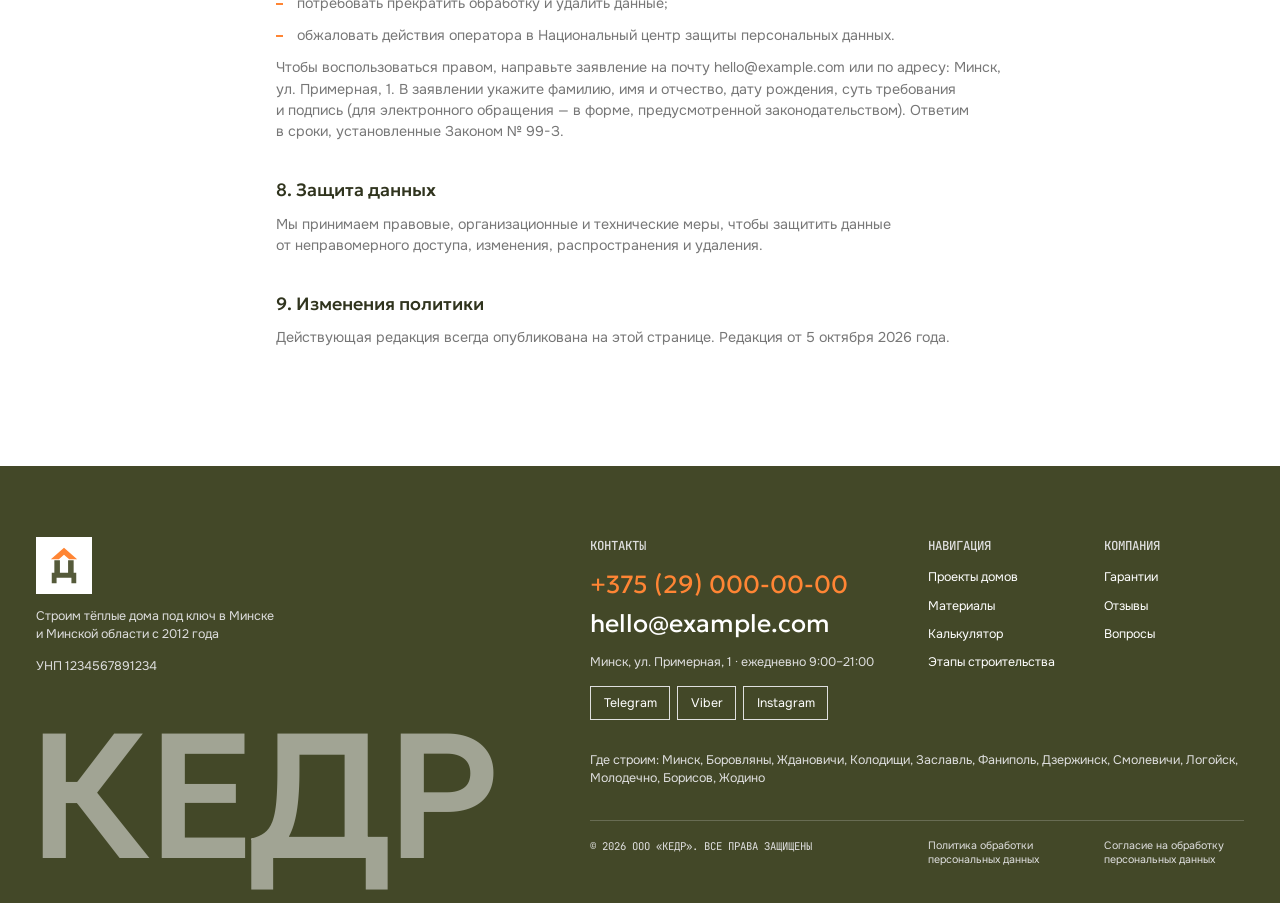
<file: site/legal/privacy.html>
<!doctype html>
<html lang="ru">
<head>
<meta charset="utf-8">
<meta name="viewport" content="width=device-width,initial-scale=1">
<!-- seo:start -->
<title>Политика обработки персональных данных — Кедр</title>
<meta name="robots" content="noindex, follow">
<!-- seo:end -->
<script>(function (d) { d.classList.add('js'); /* ширина полосы прокрутки — для автоскейла десктопа (base.css) */ var s = document.createElement('div'); s.style.cssText = 'position:absolute;top:-99px;width:99px;height:9px;overflow:scroll'; d.appendChild(s); d.style.setProperty('--sbw', s.offsetWidth - s.clientWidth + 'px'); d.removeChild(s); })(document.documentElement)</script>
<link rel="stylesheet" href="../assets/css/tokens.css">
<link rel="stylesheet" href="../assets/css/base.css">
</head>
<body>
<a class="skip-link" href="#main">К&nbsp;содержанию</a>
<div data-include="header"><!-- include:header --><header class="site-header container"><a class="site-header__logo" href="../index.html#top"><img src="../img/logo-kedr.svg" width="110" height="48" alt="Кедр — на главную"></a><nav class="site-header__nav" aria-label="Основное меню"><a class="t-body-strong" href="../index.html#proekty">Проекты</a><a class="t-body-strong" href="../index.html#materialy">Материалы</a><a class="t-body-strong" href="../index.html#kalkulyator">Цены</a><a class="t-body-strong" href="../index.html#etapy">Этапы</a><a class="t-body-strong" href="../index.html#garantii">Гарантии</a><a class="t-body-strong" href="../index.html#otzyvy">Отзывы</a><a class="t-body-strong" href="../index.html#voprosy">Вопросы</a></nav><div class="site-header__end"><p class="site-header__contact"><span class="t-body-strong nowrap">+375 (29) 000-00-00</span><span class="site-header__hours t-mono-s nowrap">ежедневно 9:00–&#8288;21:00</span></p><a class="button site-header__cta" href="../index.html#raschet">Рассчитать стоимость</a><a class="icon-button site-header__call" href="../index.html#zayavka" aria-label="Заказать звонок: перейти к форме заявки"><svg viewBox="18 18 24 24" width="24" height="24" aria-hidden="true" focusable="false"><path d="M40 34.92v3a2 2 0 0 1-2.18 2 19.8 19.8 0 0 1-8.63-3.07 19.5 19.5 0 0 1-6-6 19.8 19.8 0 0 1-3.07-8.67A2 2 0 0 1 22.11 20h3a2 2 0 0 1 2 1.72c.13.96.36 1.9.7 2.81a2 2 0 0 1-.45 2.11l-1.27 1.27a16 16 0 0 0 6 6l1.27-1.27a2 2 0 0 1 2.11-.45c.91.34 1.85.57 2.81.7A2 2 0 0 1 40 34.92z" stroke="currentColor" stroke-width="2" stroke-linejoin="round" fill="none"></path></svg></a><button class="icon-button site-header__burger" type="button" aria-expanded="false" aria-controls="site-menu" aria-label="Открыть меню"><svg viewBox="0 0 24 24" width="24" height="24" aria-hidden="true" focusable="false"><path d="M0 5h24v2H0zM0 11h24v2H0zM0 17h24v2H0z" fill="currentColor"></path></svg></button></div></header><div class="site-menu" id="site-menu"><div class="site-menu__inner container"><nav aria-label="Меню разделов"><ul class="site-menu__list"><li><a class="site-menu__link" href="../index.html#proekty"><span class="site-menu__num t-mono">01</span><span class="site-menu__title t-h3s">Проекты</span></a></li><li><a class="site-menu__link" href="../index.html#materialy"><span class="site-menu__num t-mono">02</span><span class="site-menu__title t-h3s">Материалы</span></a></li><li><a class="site-menu__link" href="../index.html#kalkulyator"><span class="site-menu__num t-mono">03</span><span class="site-menu__title t-h3s">Цены</span></a></li><li><a class="site-menu__link" href="../index.html#etapy"><span class="site-menu__num t-mono">04</span><span class="site-menu__title t-h3s">Этапы</span></a></li><li><a class="site-menu__link" href="../index.html#garantii"><span class="site-menu__num t-mono">05</span><span class="site-menu__title t-h3s">Гарантии</span></a></li><li><a class="site-menu__link" href="../index.html#otzyvy"><span class="site-menu__num t-mono">06</span><span class="site-menu__title t-h3s">Отзывы</span></a></li><li><a class="site-menu__link" href="../index.html#voprosy"><span class="site-menu__num t-mono">07</span><span class="site-menu__title t-h3s">Вопросы</span></a></li></ul></nav><div class="site-menu__bottom"><a class="button site-menu__cta" href="../index.html#raschet">Рассчитать стоимость</a><p class="site-menu__phone"><span class="t-h4 nowrap">+375 (29) 000-00-00</span><span class="t-mono-s">ежедневно 9:00–&#8288;21:00</span></p><p class="site-menu__address t-body-s">Минск, ул.&nbsp;Примерная, 1&nbsp;· ежедневно 9:00–&#8288;21:00</p><div data-contacts=""><ul class="contacts"><li><a class="contacts__link" href="../index.html#zayavka">Telegram</a></li><li><a class="contacts__link" href="../index.html#zayavka">Viber</a></li><li><a class="contacts__link" href="../index.html#zayavka">Instagram</a></li></ul></div></div></div></div><!-- /include:header --></div>
<main id="main" class="legal">
  <div class="container legal__inner">
    <h1 class="t-h2">Политика обработки персональных данных</h1>
    <p class="legal__note t-body">Политика составлена по&nbsp;Закону Республики Беларусь от&nbsp;7&nbsp;мая 2021&nbsp;г.&nbsp;<span class="nowrap">№&nbsp;99-З</span> «О&nbsp;защите персональных данных». Реквизиты оператора на&nbsp;сайте&nbsp;— условные. Форма заявки на&nbsp;сайте работает в&nbsp;демонстрационном режиме: введённые данные никуда не&nbsp;передаются и&nbsp;не&nbsp;сохраняются.</p>

    <h2 class="t-h4">1. Кто обрабатывает данные</h2>
    <p class="t-body">Оператор&nbsp;— ООО «Кедр», УНП 1234567891234, адрес: Минск, ул.&nbsp;Примерная, 1. Почта для&nbsp;обращений по&nbsp;вопросам персональных данных: hello@example.com.</p>
    <p class="t-body">Политика действует для&nbsp;сайта «Кедр» и&nbsp;формы заявки на&nbsp;расчёт сметы на&nbsp;этом сайте.</p>

    <h2 class="t-h4">2. Какие данные мы&nbsp;обрабатываем</h2>
    <ul>
      <li class="t-body">имя&nbsp;— как&nbsp;к&nbsp;вам обращаться;</li>
      <li class="t-body">номер телефона;</li>
      <li class="t-body">удобное время для&nbsp;звонка;</li>
      <li class="t-body">параметры дома из&nbsp;калькулятора: площадь, этажность, материал стен, комплектация и&nbsp;ориентировочная стоимость.</li>
    </ul>
    <p class="t-body">Мы&nbsp;не&nbsp;просим паспортные данные, адрес проживания и&nbsp;сведения о&nbsp;здоровье. На&nbsp;сайте нет счётчиков аналитики и&nbsp;рекламных cookie.</p>

    <h2 class="t-h4">3.&nbsp;Зачем</h2>
    <ul>
      <li class="t-body">перезвонить по&nbsp;заявке и&nbsp;уточнить участок и&nbsp;пожелания;</li>
      <li class="t-body">подготовить и&nbsp;прислать смету на&nbsp;строительство&nbsp;дома;</li>
      <li class="t-body">договориться о&nbsp;бесплатном выезде инженера.</li>
    </ul>
    <p class="t-body">Данные не&nbsp;используются для&nbsp;рассылок и&nbsp;не&nbsp;передаются для&nbsp;рекламы.</p>

    <h2 class="t-h4">4. На&nbsp;каком основании</h2>
    <p class="t-body">Основание&nbsp;— ваше согласие на&nbsp;обработку персональных данных. Его&nbsp;вы&nbsp;даёте отдельной отметкой в&nbsp;форме заявки: <a href="consent.html">текст согласия</a>. Без&nbsp;отметки заявка не&nbsp;отправляется. Согласие можно отозвать в&nbsp;любой момент (раздел&nbsp;7).</p>

    <h2 class="t-h4">5. Как&nbsp;обрабатываем и&nbsp;сколько храним</h2>
    <p class="t-body">Действия с&nbsp;данными: сбор, запись, систематизация, хранение, изменение, использование, удаление&nbsp;— с&nbsp;использованием средств автоматизации и&nbsp;без&nbsp;них. Доступ к&nbsp;заявкам есть только у&nbsp;сотрудников, которые готовят смету и&nbsp;связываются с&nbsp;вами.</p>
    <p class="t-body">Данные заявки хранятся 1&nbsp;год с&nbsp;даты заявки, если за&nbsp;это&nbsp;время не&nbsp;заключён договор подряда, а&nbsp;затем удаляются. Если согласие отозвано раньше&nbsp;— данные удаляются в&nbsp;сроки, установленные Законом <span class="nowrap">№&nbsp;99-З</span>.</p>

    <h2 class="t-h4">6. Передача третьим&nbsp;лицам</h2>
    <p class="t-body">Мы&nbsp;не&nbsp;передаём данные третьим лицам, кроме случаев, прямо предусмотренных законодательством Республики Беларусь. Трансграничная передача данных не&nbsp;производится.</p>

    <h2 class="t-h4">7. Ваши&nbsp;права</h2>
    <ul>
      <li class="t-body">отозвать согласие на&nbsp;обработку персональных данных;</li>
      <li class="t-body">получить информацию о&nbsp;том, как&nbsp;обрабатываются ваши данные;</li>
      <li class="t-body">потребовать изменить данные, если они неполные, устарели или&nbsp;неточны;</li>
      <li class="t-body">получить информацию о&nbsp;передаче ваших данных третьим лицам;</li>
      <li class="t-body">потребовать прекратить обработку и&nbsp;удалить данные;</li>
      <li class="t-body">обжаловать действия оператора в&nbsp;Национальный центр защиты персональных данных.</li>
    </ul>
    <p class="t-body">Чтобы воспользоваться правом, направьте заявление на&nbsp;почту hello@example.com или&nbsp;по&nbsp;адресу: Минск, ул.&nbsp;Примерная, 1. В&nbsp;заявлении укажите фамилию, имя и&nbsp;отчество, дату рождения, суть требования и&nbsp;подпись (для&nbsp;электронного обращения&nbsp;— в&nbsp;форме, предусмотренной законодательством). Ответим в&nbsp;сроки, установленные Законом <span class="nowrap">№&nbsp;99-З</span>.</p>

    <h2 class="t-h4">8. Защита данных</h2>
    <p class="t-body">Мы&nbsp;принимаем правовые, организационные и&nbsp;технические меры, чтобы защитить данные от&nbsp;неправомерного доступа, изменения, распространения и&nbsp;удаления.</p>

    <h2 class="t-h4">9. Изменения политики</h2>
    <p class="t-body">Действующая редакция всегда опубликована на&nbsp;этой странице. Редакция от&nbsp;5&nbsp;октября 2026&nbsp;года.</p>
  </div>
</main>
<div data-include="footer"><!-- include:footer --><footer class="site-footer"><div class="site-footer__grid container"><div class="site-footer__brand"><img class="site-footer__sign" src="../img/sign-kedr.svg" width="64" height="64" alt="Кедр"><p class="site-footer__about t-body-s">Строим тёплые дома под&nbsp;ключ в&nbsp;Минске и&nbsp;Минской области с&nbsp;2012&nbsp;года</p><p class="t-body-s">УНП 1234567891234</p></div><div class="site-footer__cols"><div class="site-footer__col site-footer__col--contacts"><p class="site-footer__head t-label">Контакты</p><p class="site-footer__phone t-h3s">+375 (29) 000-00-00</p><p class="site-footer__email t-h3s">hello@example.com</p><p class="site-footer__address t-body-s">Минск, ул.&nbsp;Примерная, 1&nbsp;· ежедневно 9:00–&#8288;21:00</p><div class="on-dark" data-contacts=""><ul class="contacts"><li><a class="contacts__link" href="../index.html#zayavka">Telegram</a></li><li><a class="contacts__link" href="../index.html#zayavka">Viber</a></li><li><a class="contacts__link" href="../index.html#zayavka">Instagram</a></li></ul></div></div><nav class="site-footer__col" aria-label="Навигация в подвале"><p class="site-footer__head t-label">Навигация</p><a class="site-footer__link t-body-s" href="../index.html#proekty">Проекты&nbsp;домов</a><a class="site-footer__link t-body-s" href="../index.html#materialy">Материалы</a><a class="site-footer__link t-body-s" href="../index.html#kalkulyator">Калькулятор</a><a class="site-footer__link t-body-s" href="../index.html#etapy">Этапы строительства</a></nav><nav class="site-footer__col" aria-label="Компания"><p class="site-footer__head t-label">Компания</p><a class="site-footer__link t-body-s" href="../index.html#garantii">Гарантии</a><a class="site-footer__link t-body-s" href="../index.html#otzyvy">Отзывы</a><a class="site-footer__link t-body-s" href="../index.html#voprosy">Вопросы</a></nav></div><p class="site-footer__cities t-body-s">Где&nbsp;строим: Минск, Боровляны, Ждановичи, Колодищи, Заславль, Фаниполь, Дзержинск, Смолевичи, Логойск, Молодечно, Борисов, Жодино</p><div class="site-footer__bottom t-mono-s"><p>© 2026&nbsp;ООО «Кедр». Все&nbsp;права защищены</p><div class="site-footer__bottom-links"><a href="../legal/privacy.html">Политика обработки персональных данных</a><a href="../legal/consent.html">Согласие на&nbsp;обработку персональных данных</a></div></div><p class="site-footer__word t-wordmark" aria-hidden="true">КЕДР</p></div></footer><!-- /include:footer --></div>
<script src="../assets/js/config.js"></script>
<script src="../assets/js/header.js"></script>
<script src="../assets/js/header-stick.js"></script>
<script src="../assets/js/footer.js"></script>
<script src="../assets/js/contacts.js"></script>
</body>
</html>
</file>
<file: assets/css/tokens.css>
/* Токены варианта 3 «Чертёж» (палитра Woodberry). Источник значений — DESIGN.md и макет Figma «Page 3».
   Шрифты — только локальные WOFF2 из ../fonts (файлы и лицензии OFL кладутся на /build, SPEC.md 0.6). */

@font-face { font-family: "Geologica"; src: url("../fonts/geologica-400.woff2") format("woff2"); font-weight: 400; font-style: normal; font-display: swap; }
@font-face { font-family: "Geologica"; src: url("../fonts/geologica-500.woff2") format("woff2"); font-weight: 500; font-style: normal; font-display: swap; }
@font-face { font-family: "Onest"; src: url("../fonts/onest-400.woff2") format("woff2"); font-weight: 400; font-style: normal; font-display: swap; }
@font-face { font-family: "Onest"; src: url("../fonts/onest-500.woff2") format("woff2"); font-weight: 500; font-style: normal; font-display: swap; }
@font-face { font-family: "JetBrains Mono"; src: url("../fonts/jetbrains-mono-400.woff2") format("woff2"); font-weight: 400; font-style: normal; font-display: swap; }
@font-face { font-family: "JetBrains Mono"; src: url("../fonts/jetbrains-mono-500.woff2") format("woff2"); font-weight: 500; font-style: normal; font-display: swap; }

:root {
  /* Палитра — только эти значения (L1) */
  --c-white: #ffffff;
  --c-panel: #ecece7;
  --c-ink: #30341e;
  --c-text: #777777;
  --c-muted: #a1a494;
  --c-chip: #dfdfdf;
  --c-olive: #555a3a;
  --c-olive-dark: #434828;
  --c-orange: #ff8534;
  --c-line-dark: rgb(161 164 148 / .4);

  /* Совместимость с общими стилями шаблона */
  --color-bg: var(--c-white);
  --color-surface: var(--c-white);
  --color-text: var(--c-ink);
  --color-muted: var(--c-text);
  --color-accent: var(--c-orange);
  --color-accent-hover: var(--c-orange);  /* наведение — filter: brightness(.94), новых цветов нет */
  --color-accent-text: var(--c-white);
  --color-line: var(--c-chip);

  /* Шрифты */
  --font-heading: "Geologica", system-ui, sans-serif;
  --font-body: "Onest", system-ui, sans-serif;
  --font-mono: "JetBrains Mono", ui-monospace, monospace;

  /* Размеры — в rem: 1rem = 16 px макета (px макета = rem × 16). На десктопе ≥ 1024 rem масштабируется с окном (base.css, L25) */
  /* Шкала текста (L15): размер / межстрочный / разрядка. Десктоп ≥ 1200 */
  --display-size: 3.375rem; --display-lh: 3.75rem;  --display-ls: -0.02em;   /* 54/60 — правка владельца 2026-10-05 */
  --number-size: 3.75rem;   --number-lh: 4.25rem;   --number-ls: -0.02em;
  --h2-size: 2.875rem;      --h2-lh: 3.25rem;       --h2-ls: -0.02em;   /* 46/52 — правка владельца 2026-10-05 */
  --h2s-size: 2.75rem;      --h2s-lh: 3.25rem;      --h2s-ls: -0.02em;
  --price-size: 2.25rem;    --price-lh: 2.75rem;    --price-ls: -0.01em;
  --h3-size: 2rem;       --h3-lh: 2.5rem;       --h3-ls: -0.01em;
  --h3s-size: 1.75rem;      --h3s-lh: 2.25rem;      --h3s-ls: 0; --h3s-weight: 400;
  --h4-size: 1.25rem;       --h4-lh: 1.75rem;
  --lead-size: 1.125rem;     --lead-lh: 1.75rem;
  --body-size: 1rem;     --body-lh: 1.5rem;
  --body-s-size: 0.875rem;   --body-s-lh: 1.25rem;
  --body-xs-size: 0.75rem;   --body-xs-lh: 1rem;      /* Onest 12/16 — юр. ссылки в подвале (как в макете) */
  --mono-l-size: 1.125rem;   --mono-l-lh: 1.75rem;
  --mono-size: 0.875rem;     --mono-lh: 1.25rem;
  --mono-s-size: 0.75rem;   --mono-s-lh: 1rem;
  --wordmark-size: 12.5rem; --wordmark-lh: 10rem; --wordmark-ls: -0.04em;
  --button-size: 1.125rem;   --button-lh: 1.75rem;

  /* Отступы и сетка */
  --space-1: 0.5rem;
  --space-2: 1rem;
  --space-3: 1.5rem;
  --space-4: 2.5rem;
  --space-5: 4rem;
  --space-section: 7.5rem;          /* сверху и снизу у секций */
  --gutter: 2.5rem;                  /* поля по бокам */
  --container: 85rem;             /* контент */
  --header-height: 5.25rem;
  --header-offset: 5.75rem;           /* шапка + зазор: якоря */
  --control-height: 3.75rem;          /* кнопки, одна высота на всём сайте */
  --control-height-header: 2.875rem;  /* кнопка в шапке десктопа: 46, текст 16/24 (правка владельца 2026-10-05) */
  --control-height-small: 3rem;    /* кнопки-иконки на телефоне */
  --radius: 0;                     /* углы 0, кругов нет (L10) */

  /* Движение */
  --transition: 200ms;
  --transition-soft: 400ms;        /* наведение, смена цвета, вкладки */
  --motion-main: 800ms;            /* основные движения — от 0,8 с */
  --ease: cubic-bezier(.33, 0, .2, 1);    /* мягкий разгон и долгое торможение — без резкого старта (правка 2026-10-07, L64) */
  --ease-in-out: cubic-bezier(.65, 0, .35, 1);   /* выезд окна заявки — разгон и торможение, как в референсе only.digital */
}

/* Узкий десктоп 1024–1199 (правка владельца 2026-10-05, L42): раскладка — десктоп в масштабе (rem = ширина / 90, base.css),
   а текст, кнопки и шапка — в px по макету 768, иначе на 1024 текст стал бы 11–13 px. Отступы секций — 80 */
@media (min-width: 1024px) and (max-width: 1199.98px) {
  :root {
    --display-size: 44px; --display-lh: 52px; --display-ls: -0.02em;
    --number-size: 44px;  --number-lh: 52px;  --number-ls: -0.02em;
    --h2-size: 36px;      --h2-lh: 44px;      --h2-ls: -0.01em;
    --h2s-size: 32px;     --h2s-lh: 40px;     --h2s-ls: -0.01em;
    --price-size: 28px;   --price-lh: 36px;   --price-ls: 0;
    --h3-size: 28px;      --h3-lh: 36px;      --h3-ls: 0;
    --h3s-size: 20px;     --h3s-lh: 28px;     --h3s-ls: 0; --h3s-weight: 400;
    --h4-size: 20px;      --h4-lh: 28px;
    --lead-size: 16px;    --lead-lh: 24px;
    --body-size: 16px;    --body-lh: 24px;
    --body-s-size: 14px;  --body-s-lh: 20px;
    --body-xs-size: 12px; --body-xs-lh: 16px;
    --mono-l-size: 14px;  --mono-l-lh: 20px;
    --mono-size: 14px;    --mono-lh: 20px;
    --mono-s-size: 12px;  --mono-s-lh: 16px;
    --button-size: 16px;  --button-lh: 24px;
    --space-section: 80px;
    --header-height: 84px;
    --header-offset: 92px;
    --control-height: 52px;
  }
}

/* Планшет: 600–1023 (макет 768). Текст, кнопки и шапка — как на принятом узком десктопе 1024 (правки владельца 2026-10-07,
   L56 — для 980–1023, L59 — для 600–979): вкладки 20/28, текст и кнопки 16/24, кнопки и бургер 52, шапка 72. Телефон
   (< 600) наследует кнопки 52 и текст кнопок 16/24 — одна высота кнопок на всех ширинах до 1200 */
@media (max-width: 1023.98px) {
  :root {
    --display-size: 2.75rem; --display-lh: 3.25rem; --display-ls: -0.02em;
    --number-size: 2.75rem;  --number-lh: 3.25rem;  --number-ls: -0.02em;
    --h2-size: 2.25rem;      --h2-lh: 2.75rem;      --h2-ls: -0.01em;
    --h2s-size: 2rem;     --h2s-lh: 2.5rem;     --h2s-ls: -0.01em;
    --price-size: 1.75rem;   --price-lh: 2.25rem;   --price-ls: 0;
    --h3-size: 1.75rem;      --h3-lh: 2.25rem;      --h3-ls: 0;
    --h3s-size: 1.25rem;     --h3s-lh: 1.75rem;     --h3s-ls: 0; --h3s-weight: 400;
    --h4-size: 1.25rem;      --h4-lh: 1.75rem;
    --lead-size: 1rem;       --lead-lh: 1.5rem;
    --body-size: 1rem;       --body-lh: 1.5rem;
    --mono-l-size: 0.875rem; --mono-l-lh: 1.25rem;
    --button-size: 1rem;     --button-lh: 1.5rem;
    --control-height: 3.25rem;
    --space-section: 3.75rem;
    --header-height: 4.5rem;   /* кнопка и бургер 52 с полями 10 */
    --header-offset: 5rem;
  }
}

/* Планшет 600–979 (правка владельца 2026-10-07, L59): колонка одна, заголовки — на ступень меньше, чем на 980–1023:
   те же значения шкалы, что на телефоне (новых размеров нет, L15) */
@media (max-width: 979.98px) {
  :root {
    --display-size: 2.25rem; --display-lh: 2.75rem; --display-ls: -0.01em;
    --number-size: 2.25rem;  --number-lh: 2.75rem;  --number-ls: -0.01em;
    --h2-size: 2rem;      --h2-lh: 2.5rem;      --h2-ls: -0.01em;
    --h2s-size: 1.75rem;     --h2s-lh: 2.25rem;     --h2s-ls: 0;
  }
}

/* Телефон: < 600 (макет 360) */
@media (max-width: 599.98px) {
  :root {
    --display-size: 2.25rem; --display-lh: 2.75rem; --display-ls: -0.01em;
    --number-size: 2.25rem;  --number-lh: 2.75rem;  --number-ls: -0.01em;
    --h2-size: 2rem;      --h2-lh: 2.5rem;      --h2-ls: -0.01em;
    --h2s-size: 1.75rem;     --h2s-lh: 2.25rem;     --h2s-ls: 0;
    --price-size: 1.75rem;   --price-lh: 2.25rem;   --price-ls: 0;
    --h3-size: 1.75rem;      --h3-lh: 2.25rem;      --h3-ls: 0;
    --h3s-size: 1.25rem;     --h3s-lh: 1.75rem;     --h3s-weight: 500;
    --lead-size: 1rem;    --lead-lh: 1.5rem;
    --mono-l-size: 0.875rem;  --mono-l-lh: 1.25rem;
    --wordmark-size: 7.5rem; --wordmark-lh: 6rem;
    --space-section: 4rem;
    --gutter: 1rem;
    --header-height: 3.75rem;   /* 60: в шапке только логотип и бургер 44 (правка владельца 2026-10-07, L63) */
    --header-offset: 4.25rem;
    --control-height-small: 2.75rem;
  }
}

/* Телефоны уже 480 (правка владельца 2026-10-07, L62): лозунг и цифры 32/40 */
@media (max-width: 479.98px) {
  :root {
    --display-size: 2rem;    --display-lh: 2.5rem;  --display-ls: -0.01em;
    --number-size: 2rem;     --number-lh: 2.5rem;   --number-ls: -0.01em;
  }
}
/* 480 и уже (правка владельца 2026-10-07, L63): заголовки секций 24/32, названия проектов, шаги и цены 20/28 —
   три различимые ступени под лозунгом */
@media (max-width: 480.98px) {
  :root {
    --h2-size: 1.5rem;       --h2-lh: 2rem;         --h2-ls: 0;
    --h2s-size: 1.25rem;     --h2s-lh: 1.75rem;     --h2s-ls: 0;
    --price-size: 1.25rem;   --price-lh: 1.75rem;   --price-ls: 0;
    --h3-size: 1.25rem;      --h3-lh: 1.75rem;      --h3-ls: 0;
  }
}
</file>
<file: assets/css/base.css>
/* Общее оформление всех страниц: сброс, стили текста, контейнер, кнопки, поля, шапка, меню, подвал, юр. страницы.
   Значения — только из tokens.css. Секции главной — page.css. Углы 0, теней и кругов нет (L10). */

*, *::before, *::after { box-sizing: border-box; }
html { -webkit-tap-highlight-color: transparent; }   /* без бирюзовой вспышки браузера при касании — цвет не из палитры, на телефоне выглядит как рывок (L74) */
/* Масштаб: все размеры — в rem, 1rem = 16 px макета (px макета = rem × 16); линии 1–3 px — в px.
   Планшет и телефон: 1rem = 16 px. Десктоп ≥ 1024 — автоскейл от макета 1440: 1rem = ширина окна / 90 (на 1024–1199 текст и кнопки — в px, tokens.css),
   поля 40, шрифты, отступы и фото растут и уменьшаются вместе с окном, раскладка не перестраивается.
   --sbw — ширина полосы прокрутки (скрипт в <head>), без JS — 0. */
html { font-size: 16px; }
@media (min-width: 1024px) { html { font-size: calc((100vw - var(--sbw, 0px)) / 90); } }
html { -webkit-text-size-adjust: 100%; text-size-adjust: 100%; scroll-padding-top: var(--header-offset); }   /* якорь не прячется под шапку; плавный переход к якорю — scroll.js (L64) */
body { margin: 0; background: var(--c-white); color: var(--c-ink); font-family: var(--font-body); font-size: var(--body-size); line-height: var(--body-lh); font-kerning: normal; -webkit-font-smoothing: antialiased; -moz-osx-font-smoothing: grayscale; }
img, video, svg { display: block; max-width: 100%; }
img { height: auto; }
button, input, select, textarea { font: inherit; color: inherit; }
button { cursor: pointer; }
h1, h2, h3, h4, p, ul, ol, figure, dl, dd, blockquote { margin: 0; }
ul, ol { padding: 0; list-style: none; }
a { color: inherit; }
:focus-visible { outline: 2px solid var(--c-orange); outline-offset: 2px; }
/* Рамка фокуса — только для тех, кто ходит по сайту клавишей Tab (класс kbd ставит header.js); мышью и пальцем —
   никаких оранжевых рамок, в том числе когда фокус ставит скрипт (крестик окна заявки, кнопка после закрытия меню).
   Правка владельца 2026-10-07, L71. Без JS — обычное поведение браузера */
.js:not(.kbd) :focus-visible { outline: none; }
[hidden] { display: none !important; }

.container { width: min(var(--container), 100% - 2 * var(--gutter)); margin-inline: auto; }
.visually-hidden { position: absolute !important; width: 1px; height: 1px; margin: -1px; padding: 0; overflow: hidden; clip: rect(0 0 0 0); white-space: nowrap; border: 0; }
.skip-link { position: absolute; left: var(--gutter); top: 0.5rem; z-index: 50; padding: 0.5rem 1rem; background: var(--c-ink); color: var(--c-white); text-decoration: none; transform: translateY(-200%); }
.skip-link:focus { transform: none; }
.nowrap { white-space: nowrap; }
/* Ручной перенос из макета (⏎): br.br — на всех размерах (так в макетах 768 и 360), br.br-d — только на десктопе */
@media (max-width: 1023.98px) { br.br-d { display: none; } }

/* ── Стили текста (DESIGN.md, «Типографика»; L15) ── */
.t-display, .t-number, .t-h2, .t-h2s, .t-price, .t-h3, .t-h3s, .t-h4, .t-wordmark { font-family: var(--font-heading); font-weight: 400; }
.t-display { font-size: var(--display-size); line-height: var(--display-lh); letter-spacing: var(--display-ls); }
.t-number  { font-size: var(--number-size); line-height: var(--number-lh); letter-spacing: var(--number-ls); white-space: nowrap; }
.t-h2      { font-size: var(--h2-size); line-height: var(--h2-lh); letter-spacing: var(--h2-ls); }
.t-h2s     { font-size: var(--h2s-size); line-height: var(--h2s-lh); letter-spacing: var(--h2s-ls); }
.t-price   { font-size: var(--price-size); line-height: var(--price-lh); letter-spacing: var(--price-ls); }
.t-h3      { font-size: var(--h3-size); line-height: var(--h3-lh); letter-spacing: var(--h3-ls); }
.t-h3s     { font-size: var(--h3s-size); line-height: var(--h3s-lh); letter-spacing: var(--h3s-ls); font-weight: var(--h3s-weight); }
.t-h4      { font-size: var(--h4-size); line-height: var(--h4-lh); font-weight: 500; }
.t-lead, .t-lead-strong { font-family: var(--font-body); font-size: var(--lead-size); line-height: var(--lead-lh); }
.t-body, .t-body-strong { font-family: var(--font-body); font-size: var(--body-size); line-height: var(--body-lh); }
.t-body-s  { font-family: var(--font-body); font-size: var(--body-s-size); line-height: var(--body-s-lh); }
.t-body-xs { font-family: var(--font-body); font-size: var(--body-xs-size); line-height: var(--body-xs-lh); }
.t-lead, .t-body, .t-body-s, .t-body-xs { font-weight: 400; }
.t-lead-strong, .t-body-strong { font-weight: 500; }
.t-mono-l, .t-mono, .t-mono-caps, .t-label, .t-mono-s { font-family: var(--font-mono); font-weight: 400; letter-spacing: 0; }
.t-mono-l  { font-size: var(--mono-l-size); line-height: var(--mono-l-lh); }
.t-mono, .t-mono-caps { font-size: var(--mono-size); line-height: var(--mono-lh); }
.t-label   { font-size: var(--mono-size); line-height: var(--mono-lh); font-weight: 500; text-transform: uppercase; }
.t-mono-caps, .t-mono-s { text-transform: uppercase; }
.t-mono-s  { font-size: var(--mono-s-size); line-height: var(--mono-s-lh); }
.t-wordmark { font-size: var(--wordmark-size); line-height: var(--wordmark-lh); letter-spacing: var(--wordmark-ls); font-weight: 500; white-space: nowrap; }
h1, h2, h3, h4 { font-weight: 400; }
h4.t-h4, h3.t-h4 { font-weight: 500; }

/* Цвет текста */
.c-ink { color: var(--c-ink); }
.c-text { color: var(--c-text); }
.c-muted { color: var(--c-muted); }
.c-white { color: var(--c-white); }
.c-chip { color: var(--c-chip); }
.c-orange { color: var(--c-orange); }
.c-olive { color: var(--c-olive); }

/* ── Иконки (линии 2 px, рисуются в SVG, цвет — currentColor) ── */
.icon { width: 1rem; height: 1rem; flex: none; }

/* ── Кнопки: высота 60, поля 28, Lead Strong 18/28, углы 0 ── */
.button { display: inline-flex; align-items: center; justify-content: center; gap: 0.75rem; min-height: var(--control-height); padding: 0 1.75rem; border: 1px solid var(--c-orange); border-radius: 0; background: var(--c-orange); color: var(--c-white); font-family: var(--font-body); font-size: var(--button-size); line-height: var(--button-lh); font-weight: 500; text-align: center; text-decoration: none; white-space: nowrap; cursor: pointer; transition: filter var(--transition-soft) var(--ease), background-color var(--transition-soft) var(--ease), color var(--transition-soft) var(--ease), border-color var(--transition-soft) var(--ease), opacity var(--transition-soft) var(--ease); }
.button--outline { padding-right: 1.5rem; border-color: var(--c-ink); background: transparent; color: var(--c-ink); }
.button--light { border-color: var(--c-white); color: var(--c-white); }
.button--wide { width: 100%; }
.button .icon { width: 1rem; height: 1rem; }
.button:disabled, .button[aria-disabled="true"] { opacity: .4; cursor: not-allowed; }

/* Кнопка-иконка: 60 × 60 (на телефоне 48), рамка 1 px */
.icon-button { display: inline-grid; place-items: center; width: var(--control-height); height: var(--control-height); flex: none; padding: 0; border: 1px solid var(--c-ink); background: var(--c-white); color: var(--c-ink); text-decoration: none; transition: background-color var(--transition-soft) var(--ease), color var(--transition-soft) var(--ease); }
.icon-button svg { width: 1.5rem; height: 1.5rem; }

/* ── Мессенджеры: кнопки-рамки (на светлом и на тёмном) ── */
.contacts { display: flex; flex-wrap: wrap; gap: 0.5rem; }
.contacts__link { display: inline-flex; align-items: center; min-height: 2.375rem; padding: 0.5rem 0.875rem; border: 1px solid var(--c-ink); color: var(--c-ink); font-family: var(--font-body); font-size: var(--body-s-size); line-height: var(--body-s-lh); text-decoration: none; transition: background-color var(--transition-soft) var(--ease), color var(--transition-soft) var(--ease); }
.on-dark .contacts__link { border-color: var(--c-chip); color: var(--c-white); }

/* ── Поля формы: подпись Label, ввод Lead с нижней линией ── */
.field { display: grid; gap: 0.5rem; }
.field__label { color: var(--c-muted); }
.field__input { width: 100%; min-height: 2.5625rem; padding: 0.25rem 0 0.5rem; border: 0; border-bottom: 1px solid var(--c-ink); border-radius: 0; background: transparent; color: var(--c-ink); font-size: var(--lead-size); line-height: var(--lead-lh); outline: none; -webkit-appearance: none; appearance: none; transition: border-color var(--transition-soft) var(--ease); }
.field__input::placeholder { color: var(--c-muted); opacity: 1; }
.field__input:focus, .field__input[aria-invalid="true"] { padding-bottom: 0.4375rem; border-bottom: 2px solid var(--c-orange); }
select.field__input { padding-right: 2rem; background: url("data:image/svg+xml,%3Csvg xmlns='http://www.w3.org/2000/svg' width='16' height='16' fill='none'%3E%3Cpath d='M3 6l5 5 5-5' stroke='%2330341E' stroke-width='2'/%3E%3C/svg%3E") no-repeat right 0.25rem center / 1rem 1rem; cursor: pointer; }
.field__error { color: var(--c-olive); }

/* Чекбокс 24: рамка 1 px; отмечен — оранжевый с белой галочкой 2 px */
.check { display: flex; gap: 0.75rem; align-items: flex-start; cursor: pointer; }
.check__box { display: grid; place-content: center; width: 1.5rem; height: 1.5rem; flex: none; margin: 0; border: 1px solid var(--c-ink); border-radius: 0; background: var(--c-white); -webkit-appearance: none; appearance: none; cursor: pointer; transition: background-color var(--transition-soft) var(--ease), border-color var(--transition-soft) var(--ease); }
.check__box::before { content: ""; width: 0.75rem; height: 0.4375rem; border-left: 2px solid var(--c-white); border-bottom: 2px solid var(--c-white); transform: translateY(-2px) rotate(-45deg); opacity: 0; transition: opacity var(--transition-soft) var(--ease); }
.check__box:checked { border-color: var(--c-orange); background: var(--c-orange); }
.check__box:checked::before { opacity: 1; }
.check__box[aria-invalid="true"] { border: 2px solid var(--c-orange); }

/* Отметка: квадрат 24 #FF8534 с белой галочкой (компонент 190:302) */
.mark { display: inline-grid; place-content: center; width: 1.5rem; height: 1.5rem; flex: none; background: var(--c-orange); }
.mark::before { content: ""; width: 0.625rem; height: 0.375rem; border-left: 2px solid var(--c-white); border-bottom: 2px solid var(--c-white); transform: translateY(-1px) rotate(-45deg); }

/* ── Шапка: закреплена, белая; на самом верху без линии (header-stick.js ставит is-clear) ── */
[data-include="header"] { position: sticky; top: 0; z-index: 20; background: var(--c-white); border-bottom: 1px solid var(--c-chip); transition: border-color var(--transition-soft) var(--ease); }
[data-include="header"].is-clear { border-bottom-color: transparent; }
.site-header { display: flex; align-items: center; justify-content: space-between; gap: 1.5rem; height: var(--header-height); }
.site-header__logo { display: block; flex: none; }
.site-header__logo img { width: 6.875rem; height: 3rem; }
.site-header__nav { display: flex; gap: 1.5rem; }
.site-header__nav a { color: var(--c-ink); text-decoration: none; transition: color var(--transition-soft) var(--ease); }
.site-header__end { display: flex; align-items: center; gap: 1.5rem; }
.site-header__contact { display: grid; justify-items: end; color: var(--c-ink); }
.site-header__hours { color: var(--c-text); }
.site-header__call, .site-header__burger { display: none; }
/* Кнопка в шапке десктопа ниже остальных: 46, текст Body Strong 16/24 (правка владельца 2026-10-05) */
@media (min-width: 1200px) { .site-header__cta { min-height: var(--control-height-header); font-size: var(--body-size); line-height: var(--body-lh); } }
@media (max-width: 1199.98px) {
  .site-header__nav { display: none; }
  .js .site-header__burger { display: inline-grid; }
}
/* Узкий десктоп 1024–1199 (L42): шапка как на планшете — логотип, телефон, кнопка, бургер; размеры в px, поля как у страницы */
@media (min-width: 1024px) and (max-width: 1199.98px) {
  .site-header__logo img { width: 110px; height: 48px; }
  .site-header__end { gap: 24px; }
  .icon-button svg { width: 24px; height: 24px; }
  .site-menu__inner { padding-top: 24px; }
  .site-menu__link { grid-template-columns: 41px 1fr; padding: 18px 0; }
  .site-menu__title { font-size: 28px; line-height: 36px; }
  .site-menu__bottom { gap: 16px; padding: 24px 0 40px; }
}
@media (max-width: 739px) { .site-header__contact { display: none; } }
@media (max-width: 599.98px) {
  .site-header__end { gap: 0.5rem; }
  .site-header__cta { display: none; }   /* в шапке только логотип и бургер; «Рассчитать стоимость» — в меню (правка 2026-10-07, L63) */
  .site-header__call, .site-header__burger { width: var(--control-height-small); height: var(--control-height-small); }
}

/* Меню 768 / 360: экран на всю высоту под шапкой, появляется затуханием 0,4 с */
.site-menu { position: fixed; inset: var(--header-height) 0 0; z-index: 19; overflow-y: auto; overscroll-behavior: contain; background: var(--c-white); opacity: 0; visibility: hidden; transition: opacity var(--transition-soft) var(--ease), visibility 0s linear var(--transition-soft); }
.site-menu.is-open { opacity: 1; visibility: visible; transition: opacity var(--transition-soft) var(--ease), visibility 0s; }
.site-menu__inner { display: flex; flex-direction: column; min-height: 100%; padding-top: 1.5rem; }
.site-menu__list { border-top: 1px solid var(--c-chip); }
.site-menu__link { display: grid; grid-template-columns: 2.5625rem 1fr; align-items: baseline; padding: 1.125rem 0 1.125rem; border-bottom: 1px solid var(--c-chip); color: var(--c-ink); text-decoration: none; }
.site-menu__num { color: var(--c-muted); }
.site-menu__bottom { display: flex; align-items: center; justify-content: space-between; gap: 1rem; flex-wrap: wrap; margin-top: auto; padding: 1.5rem 0 2.5rem; border-top: 1px solid var(--c-chip); color: var(--c-text); }
.site-menu__cta, .site-menu__phone { display: none; }
@media (min-width: 1200px) { .site-menu { display: none; } }
@media (max-width: 599.98px) {
  .site-menu__inner { padding-top: 0.5rem; }
  .site-menu__link { grid-template-columns: 2.0625rem 1fr; padding: 0.625rem 0; }
  .site-menu__title { font-size: var(--h4-size); line-height: var(--h4-lh); font-weight: 500; }
  .site-menu__bottom { display: grid; justify-content: stretch; gap: 0; margin-top: 1rem; padding: 0 0 1rem; border-top: 0; }
  .site-menu__cta { display: flex; width: 100%; margin-bottom: 1rem; }
  .site-menu__phone { display: grid; gap: 0.25rem; margin-bottom: 1rem; color: var(--c-ink); }
  .site-menu__phone .t-mono-s { color: var(--c-text); }
  .site-menu__address { display: none; }
}
html.menu-open { overflow: hidden; padding-right: var(--sbw, 0px); }   /* только html: overflow у body ломал закреплённую шапку — на прокрученной странице крестик уезжал (L50) */

/* ── Подвал (L9): Olive Dark, знак и описание, крупное «КЕДР», контакты, навигация, «Где строим», юр. ссылки ── */
.site-footer { overflow: hidden; padding: 5rem 0 2.5rem; background: var(--c-olive-dark); color: var(--c-chip); }
.site-footer a { text-decoration: none; transition: color var(--transition-soft) var(--ease); }
.site-footer__grid { display: grid; grid-template-columns: 560fr 736fr; grid-template-areas: "brand cols" "word cities" "word bottom"; column-gap: 4rem; }
.site-footer__brand { grid-area: brand; display: grid; align-content: start; gap: 1rem; }
.site-footer__sign { width: 4rem; height: 4rem; }
.site-footer__about { max-width: 18.75rem; }
.site-footer__word { grid-area: word; align-self: end; margin: 0 0 0 -0.625rem; color: var(--c-muted); }
.site-footer__cols { grid-area: cols; display: grid; grid-template-columns: 340fr 158fr 158fr; gap: 2.5rem; }
.site-footer__col { display: grid; align-content: start; gap: 0.75rem; }
.site-footer__head { margin-bottom: 0.25rem; color: var(--c-chip); }
.site-footer__phone { color: var(--c-orange); white-space: nowrap; }
.site-footer__email { margin-top: -0.25rem; color: var(--c-white); }
.site-footer__address { margin-top: 0.25rem; }
.site-footer__col .contacts { margin-top: 0.25rem; }
.site-footer__link { color: var(--c-white); }
.site-footer__cities { grid-area: cities; margin-top: 2.25rem; }
.site-footer__bottom { grid-area: bottom; display: grid; grid-template-columns: 340fr 158fr 158fr; gap: 1rem 2.5rem; margin-top: 2.25rem; padding-top: 1.25rem; border-top: 1px solid var(--c-line-dark); }
.site-footer__bottom a { color: var(--c-chip); }
.site-footer__bottom-links { display: contents; }
.site-footer__bottom-links a { font-family: var(--font-body); font-size: var(--body-xs-size); line-height: var(--body-xs-lh); text-transform: none; }   /* как в макете: Onest 12/16, обычный регистр */
@media (max-width: 1023.98px) {
  .site-footer { padding: 3.75rem 0 2.5rem; }
  .site-footer__grid { grid-template-columns: minmax(0, 1fr); grid-template-areas: "brand" "cols" "cities" "bottom" "word"; }
  .site-footer__about { max-width: none; }
  .site-footer__cols { margin-top: 3rem; grid-template-columns: 340fr 158fr 158fr; gap: 2rem; }
  .site-footer__bottom { grid-template-columns: 340fr 348fr; }
  .site-footer__bottom-links { display: grid; gap: 1rem; }
  .site-footer__word { margin-top: 2.5rem; }
}
/* Десктоп от 1024: мессенджеры — три кнопки одной ширины, вместе — по ширине строки адреса (--addr-w считает footer.js;
   без JS — на всю колонку контактов). Правка владельца 2026-10-07, L68 */
@media (min-width: 1024px) {
  .site-footer .contacts { display: grid; grid-template-columns: repeat(3, minmax(0, 1fr)); width: var(--addr-w, 100%); max-width: 100%; }
  .site-footer .contacts__link { width: 100%; justify-content: center; padding-inline: 0.25rem; }
}
/* 1024–1199: копирайт в одну строку, юр. ссылки — одна под другой, каждая в одну строку (правка владельца 2026-10-06, L52) */
@media (min-width: 1024px) and (max-width: 1199.98px) {
  .site-footer__bottom { grid-template-columns: max-content max-content; justify-content: space-between; column-gap: 24px; }
  .site-footer__bottom p, .site-footer__bottom a { white-space: nowrap; }
  .site-footer__bottom-links { display: grid; justify-items: start; gap: 8px; }
}
/* Широкий планшет 980–1023 (правка владельца 2026-10-06, L54): копирайт и юр. ссылки — справа от слова «КЕДР», по центру с ним */
@media (min-width: 980px) and (max-width: 1023.98px) {
  .site-footer__grid { grid-template-columns: auto minmax(0, 1fr); grid-template-areas: "brand brand" "cols cols" "cities cities" "word bottom"; column-gap: 4rem; }
  .site-footer__word { align-self: center; }
  .site-footer__bottom { align-self: center; grid-template-columns: minmax(0, 1fr); justify-items: start; gap: 8px; margin-top: 2.5rem; }
  .site-footer__bottom p, .site-footer__bottom a { white-space: nowrap; }
  .site-footer__bottom-links { display: grid; justify-items: start; gap: 8px; }
}
/* 767 и уже (правки владельца 2026-10-07, L60–L62): знак слева, текст и УНП справа через 20, вместе — по центру;
   мессенджеры — одной ширины; контакты — на всю ширину, навигация и «Компания» — под ними */
@media (max-width: 767.98px) {
  .site-footer__brand { grid-template-columns: auto minmax(0, auto); justify-content: center; justify-items: start; align-items: center; column-gap: 20px; row-gap: 0.25rem; text-align: left; }
  .site-footer__sign { grid-row: 1 / span 2; }
  .site-footer .contacts { display: grid; grid-template-columns: repeat(3, minmax(0, 1fr)); }
  .site-footer .contacts__link { width: 100%; justify-content: center; padding-inline: 0.5rem; }
  .site-footer__cols { grid-template-columns: 1fr 1fr; gap: 2.5rem 1rem; }
  .site-footer__col--contacts { grid-column: 1 / -1; }
}
/* 480–767: «КЕДР» слева, копирайт и юр. ссылки справа, по центру друг друга, половины одной ширины; слово — по ширине
   своей половины; линия над ними — на всю ширину контента (L61, L62) */
@media (min-width: 480px) and (max-width: 767.98px) {
  .site-footer__grid { grid-template-columns: repeat(2, minmax(0, 1fr)); grid-template-areas: "brand brand" "cols cols" "cities cities" "line line" "word bottom"; column-gap: 2rem; }
  .site-footer__grid::before { content: ""; grid-area: line; margin-top: 2.25rem; border-top: 1px solid var(--c-line-dark); }
  .site-footer__word { align-self: center; margin-top: 1.25rem; --wordmark-size: calc((100vw - var(--sbw, 0px) - 2 * var(--gutter) - 2rem) / 2 / var(--wordmark-ratio, 2.64)); --wordmark-lh: calc(var(--wordmark-size) * 0.8); }
  .site-footer__bottom { align-self: center; grid-template-columns: minmax(0, 1fr); justify-items: start; gap: 8px; margin-top: 1.25rem; padding-top: 0; border-top: 0; }
  .site-footer__bottom-links { display: grid; justify-items: start; gap: 8px; }
}
/* 600–767: контакты — текст слева, мессенджеры столбиком справа, половины одной ширины (L61); «Компания» под мессенджерами
   и юр. ссылки — на той же линии, что мессенджеры: зазор колонок везде 2rem (правка 2026-10-07, L62) */
@media (min-width: 600px) and (max-width: 767.98px) {
  .site-footer__cols { column-gap: 2rem; }
  .site-footer__col--contacts { grid-template-columns: repeat(2, minmax(0, 1fr)); column-gap: 2rem; }
  .site-footer__col--contacts > :not([data-contacts]) { grid-column: 1; }
  .site-footer__col--contacts > [data-contacts] { grid-column: 2; grid-row: 1 / span 4; align-self: center; }
  .site-footer__col--contacts .contacts { grid-template-columns: minmax(0, 1fr); margin-top: 0; }
}
@media (max-width: 699px) { .site-footer { --wordmark-size: 7.5rem; --wordmark-lh: 6rem; } }
@media (max-width: 599.98px) {
  .site-footer { padding: 4rem 0 2rem; }
  .site-footer__bottom { grid-template-columns: 1fr; }
  .site-footer__word { margin-top: 2rem; margin-left: -0.375rem; }
}
/* 480–599: телефон слева, почта справа — по колонкам навигации и «Компании» (правка 2026-10-07, L62) */
@media (min-width: 480px) and (max-width: 599.98px) {
  .site-footer__col--contacts { grid-template-columns: 1fr 1fr; column-gap: 1rem; }
  .site-footer__col--contacts > * { grid-column: 1 / -1; }
  .site-footer__col--contacts > .site-footer__phone { grid-column: 1; }
  .site-footer__col--contacts > .site-footer__email { grid-column: 2; margin-top: 0; }
  .site-footer__word { margin-top: 1.25rem; }
}
/* Уже 480: слово «КЕДР» скрыто (правка 2026-10-07, L62) */
@media (max-width: 479.98px) { .site-footer__word { display: none; } }
/* ── Юридические страницы и 404 ── */
.legal { padding: 4rem 0 var(--space-section); }
.legal__inner { max-width: 51.25rem; }
.legal h1 { margin-bottom: 1.5rem; }
.legal h2 { margin: 2.5rem 0 0.75rem; }
.legal p, .legal li { margin: 0 0 0.75rem; color: var(--c-text); }
.legal ul { padding-left: 0; }
.legal li { position: relative; padding-left: 1.5rem; }
.legal li::before { content: ""; position: absolute; left: 0; top: 0.6875rem; width: 0.5rem; height: 2px; background: var(--c-orange); }
.legal a { color: var(--c-olive); text-underline-offset: 3px; }
.legal__note { margin: 0 0 2rem !important; padding: 1rem 1.25rem; background: var(--c-panel); }
.page-404 { padding: 7.5rem 0; }
.page-404__inner { display: grid; justify-items: start; gap: 1.5rem; max-width: 51.25rem; }
.page-404 p { color: var(--c-text); }
@media (max-width: 599.98px) { .page-404__inner .button { width: 100%; } }   /* телефон: кнопка во всю ширину, как на главной (L72) */

/* ── Наведение — только мышью (правило 8) ── */
@media (hover: hover) {
  .button:not(:disabled):not([aria-disabled="true"]):hover { filter: brightness(.94); }
  .button--outline:not(:disabled):hover { filter: none; background: var(--c-ink); color: var(--c-white); }
  .button--light:not(:disabled):hover { filter: none; background: var(--c-white); color: var(--c-ink); }
  .icon-button:hover { background: var(--c-ink); color: var(--c-white); }
  .site-header__nav a:hover { color: var(--c-olive); }
  .contacts__link:hover { background: var(--c-ink); color: var(--c-white); }
  .on-dark .contacts__link:hover { background: var(--c-white); color: var(--c-ink); }
  .site-menu__link:hover .site-menu__title { color: var(--c-olive); }
  .site-footer__link:hover, .site-footer__bottom a:hover { color: var(--c-orange); }
  .legal a:hover { text-decoration-thickness: 2px; }
}
@media (prefers-reduced-motion: reduce) {
  *, *::before, *::after { transition-duration: .01ms !important; transition-delay: 0s !important; animation-duration: .01ms !important; scroll-behavior: auto !important; }
}
</file>
<file: assets/css/page.css>
/* Секции главной «Кедр» (SPEC.md, разделы 02–11). Значения — tokens.css; общие компоненты — base.css.
   Диапазоны: ≥ 1200 — десктоп (макет 1440), 1024–1199 — узкий десктоп (десктоп в масштабе, текст по макету 768, L41–L45),
   600–1023 — планшет (макет 768), < 600 — телефон (макет 360). Границы — 1023.98 / 1024 и 1199.98 / 1200: без «щели» на дробных ширинах (L41). */

.section { padding-block: var(--space-section); }
.section--flush-top { padding-top: 0; }           /* белая секция сразу за белой: Этапы, Вопросы */
:root { --faq-gap: -0.625rem; }
.section--olive { background: var(--c-olive); color: var(--c-white); }

/* Заголовок секции: H2 слева (820), лид справа (500) по нижней линии H2 */
.sec-head { display: grid; grid-template-columns: 820fr 500fr; column-gap: 2.5rem; align-items: end; margin-bottom: 2rem; }
@media (max-width: 1023.98px) { .sec-head { grid-template-columns: minmax(0, 1fr); row-gap: 0.5rem; } }
/* 1024–1199: лид часто выше заголовка — колонки по центру друг друга (правка владельца 2026-10-06, L52) */
@media (min-width: 1024px) and (max-width: 1199.98px) { .sec-head:not(.sec-head--aside) { align-items: center; } }
@media (max-width: 599.98px) { .sec-head { row-gap: 1rem; } }

/* Вкладки: H3 S, поля 0/24/18/24; активная — нижняя полоса 2 px #FF8534; под всеми — линия 1 px */
.tabs-row { display: flex; align-items: flex-end; justify-content: space-between; gap: 1.5rem; border-bottom: 1px solid var(--c-chip); }   /* линия под вкладками — цвет линий сайта #DFDFDF (правка 2026-10-07, L66) */
.tabs { display: flex; min-width: 0; overflow-x: auto; scrollbar-width: none; }
.tabs::-webkit-scrollbar { display: none; }
.tab { position: relative; flex: none; padding: 0 1.5rem 1.125rem; border: 0; background: none; color: var(--c-text); white-space: nowrap; transition: color var(--transition-soft) var(--ease); }
.tab::after { content: ""; position: absolute; left: 0; right: 0; bottom: 0; height: 2px; background: var(--c-orange); opacity: 0; transition: opacity var(--transition-soft) var(--ease); }
.tab[aria-selected="true"] { color: var(--c-ink); }
.tab[aria-selected="true"]::after { opacity: 1; }
.tab:focus-visible { outline-offset: -2px; }
.tabs-row__note { flex: none; padding-bottom: 1.25rem; }
/* 599 и уже (правка владельца 2026-10-07, L62): вкладки — на всю ширину контента, текст 16/24 Medium (Body Strong) */
@media (max-width: 599.98px) {
  .tabs { flex: 1 1 auto; }
  .tab { flex: 1 1 auto; padding-inline: 0.25rem; text-align: center; font-family: var(--font-body); font-size: var(--body-size); line-height: var(--body-lh); font-weight: 500; }
}
/* 600–767 (правка владельца 2026-10-07, L61): вкладки делят всю ширину контента поровну */
@media (min-width: 600px) and (max-width: 767.98px) {
  .tabs { flex: 1 1 auto; }
  .tab { flex: 1 1 0; text-align: center; font-size: var(--body-size); line-height: var(--body-lh); }   /* 16/24, как на 599 и уже (правка 2026-10-07, L63) */
}
.tabs-row--dark { border-bottom-color: var(--c-line-dark); }
.tabs-row--dark .tab { color: var(--c-chip); }
.tabs-row--dark .tab[aria-selected="true"] { color: var(--c-white); }
html:not(.js) .tabs-row .tabs { visibility: hidden; }   /* без JS все панели показаны подряд */
@media (max-width: 1023.98px) { .tab { padding: 0 1rem 1rem; } }
@media (max-width: 767px) { .tab { padding: 0 0.5rem 1rem; } .tabs-row__note { display: none; } }
@media (max-width: 599.98px) { .tab { padding: 0 0.375rem 0.875rem; } }
/* самые узкие телефоны: «Газобетон · Клеёный брус · Каркас» в 20 px не помещаются — вкладки стилем Body Strong (16/24) */
@media (max-width: 379px) { .tab { padding: 0 0.375rem 0.75rem; font-family: var(--font-body); font-size: var(--body-size); line-height: var(--body-lh); font-weight: 500; } }

/* Панели вкладок с JS: стоят в одной ячейке — высота блока не прыгает; смена затуханием 0,4 с */
.js .tab-panels { display: grid; }
/* уходящая панель гаснет за 0,25 с, новая проявляется за 0,4 с с задержкой 0,15 с — тексты не накладываются */
.js .tab-panels > .tab-panel { grid-area: 1 / 1; align-content: start; transition: opacity .6s var(--ease) .2s, visibility 0s; }   /* короткая панель не растягивает свои строки до высоты длинной (L48) */
.js .tab-panels > .tab-panel.is-hidden { opacity: 0; visibility: hidden; overflow-anchor: none; transition: opacity .35s var(--ease), visibility 0s linear .35s; }   /* скрытая вкладка не служит браузеру опорой прокрутки — иначе её изменения двигают страницу (L74) */

/* ── 02 Первый экран + цифры ── */
.hero__grid { display: grid; grid-template-columns: 820fr 500fr; column-gap: 2.5rem; grid-template-areas: "stamp stamp" "title price" "intro actions" "figure figure" "facts facts"; }
.hero__stamp { grid-area: stamp; height: 2.75rem; border-top: 1px solid var(--c-chip); }
.hero__title { grid-area: title; align-self: end; color: var(--c-ink); }
.hero__price { grid-area: price; align-self: end; display: grid; gap: 0.25rem; padding-bottom: 0.625rem; color: var(--c-ink); }
.hero__intro { grid-area: intro; display: flex; align-items: flex-start; gap: 2rem; margin-top: 1.25rem; }
.hero__lead { flex: 0 1 31.25rem; }
.hero__tags { display: grid; flex: none; gap: 0.5rem; color: var(--c-ink); }
.hero__tags li { display: flex; align-items: center; gap: 0.625rem; }
.hero__tag-icon { width: 0.75rem; height: 0.75rem; color: var(--c-orange); }
.hero__actions { grid-area: actions; align-self: center; display: flex; gap: 0.75rem; margin-top: 1.25rem; }
.hero__actions .button { flex: none; }
.hero__actions .button--outline { flex: 1 1 auto; }
.hero__figure { grid-area: figure; position: relative; margin-top: 2.5rem; }
/* Рамка кадра; внутри — «холст» с пропорциями снимка (6843 × 4650), обрезанный как в макете (сверху 15,4 % запаса).
   Точки и выноски стоят в процентах от снимка — на любой ширине указывают на те же части дома. */
.hero__frame { position: relative; aspect-ratio: 1360 / 600; overflow: hidden; container-type: size; background: var(--c-panel); }
.hero__canvas { --r: 1.4716; --w: max(100cqw, 100cqh * var(--r)); position: absolute; left: calc((100cqw - var(--w)) / 2); top: calc((100cqh - var(--w) / var(--r)) * .154); width: var(--w); aspect-ratio: 6843 / 4650; }
.hero__img { position: absolute; inset: 0; width: 100%; height: 100%; }
.corner { position: absolute; z-index: 2; width: 1.125rem; height: 1.125rem; border: 0 solid var(--c-white); pointer-events: none; }
.corner--tl { top: 1rem; left: 1rem; border-top-width: 2px; border-left-width: 2px; }
.corner--tr { top: 1rem; right: 1rem; border-top-width: 2px; border-right-width: 2px; }
.corner--bl { bottom: 1rem; left: 1rem; border-bottom-width: 2px; border-left-width: 2px; }
.corner--br { bottom: 1rem; right: 1rem; border-bottom-width: 2px; border-right-width: 2px; }
.hero__dim { position: absolute; z-index: 1; top: 2.125rem; left: 6.8%; right: 6.8%; display: flex; align-items: center; transform: translateY(-50%); }
.hero__dim-line { position: relative; flex: 1 1 0; height: 1px; background: var(--c-white); clip-path: inset(-0.5rem 0 -0.5rem 0); transition: clip-path var(--motion-main) var(--ease) .15s; }
.hero__dim-line::before { content: ""; position: absolute; top: -0.375rem; width: 1px; height: 0.8125rem; background: var(--c-white); }
.hero__dim-line::after { content: ""; position: absolute; top: -0.25rem; width: 0.5rem; height: 0.5rem; border: 0 solid var(--c-white); transform: rotate(45deg); }
.hero__dim-line--l::before { left: 0; }
.hero__dim-line--l::after { left: 3px; border-left-width: 1px; border-bottom-width: 1px; }
.hero__dim-line--r::before { right: 0; }
.hero__dim-line--r::after { right: 3px; border-right-width: 1px; border-top-width: 1px; }
.hero__dim-label { flex: none; padding: 0.375rem 0.75rem; background: var(--c-white); color: var(--c-muted); white-space: nowrap; transition: opacity var(--transition-soft) var(--ease); }
.hero__leader { position: absolute; top: var(--y); height: 1px; background: var(--c-white); transition: opacity var(--transition-soft) var(--ease); }
.hero__leader--1, .hero__leader--2 { left: 2.5rem; width: calc(var(--x) - 2.5rem); }
.hero__leader--3 { left: var(--x); right: 2rem; }
.hero__point { position: absolute; z-index: 1; left: var(--x); top: var(--y); width: 0.875rem; height: 0.875rem; margin: -0.4375rem 0 0 -0.4375rem; border: 2px solid var(--c-white); background: var(--c-orange); transition: opacity var(--transition-soft) var(--ease); }
.hero__point-num { display: none; }
/* Пульс точек (правка владельца 2026-10-07, L69; референс — mywoodberry.ru, блок «От идеи до готового дома»):
   от края точки расходится тонкая квадратная рамка 1 px и тает — 1,8 с с мягким торможением, рамка вырастает до ≈ 42 px
   и гаснет к 70 % цикла; все точки вместе, без пауз. Начинается, когда выноски уже появились (1,8 с).
   Только пока первый экран в окне (hero.js ставит is-live / is-paused); без JS и при reduced motion — нет */
.hero__point::before { content: ""; position: absolute; inset: -2px; border: 1px solid var(--c-white); opacity: 0; pointer-events: none; will-change: transform, opacity; }
/* Снимок и пульсирующие точки — в постоянных слоях на всех ширинах: без этого при дробном масштабе экрана (Windows 125 %)
   браузер перерисовывал снимок в начале и конце каждого пульса, и первый экран «дёргался сам по себе» на 1023 (L56) */
.hero__canvas { will-change: transform; }
.hero__figure.is-live .hero__point::before { animation: point-pulse 1.8s ease-out 1.8s infinite; }
.hero__figure.is-paused .hero__point::before { animation-play-state: paused; }
@keyframes point-pulse {
  0% { opacity: .8; transform: scale(1); }
  70% { opacity: 0; transform: scale(3); }
  100% { opacity: 0; transform: scale(3); }
}
@media (prefers-reduced-motion: reduce) { .hero__point::before { display: none; } }
.hero__note { position: absolute; z-index: 1; top: var(--y); display: flex; align-items: baseline; gap: 0.5rem; padding: 0.375rem 0.75rem; background: var(--c-white); color: var(--c-muted); white-space: nowrap; transform: translateY(-50%); transition: opacity var(--transition-soft) var(--ease); }
.hero__note--1, .hero__note--2 { left: 2.5rem; }
.hero__note--3 { right: 2rem; }
.hero__caption { position: absolute; inset: 0; pointer-events: none; }
.hero__callouts { position: absolute !important; width: 1px; height: 1px; overflow: hidden; clip: rect(0 0 0 0); white-space: nowrap; }   /* для читалок; на узких экранах — список под фото */
.hero__plaque { position: absolute; right: 1.75rem; bottom: 1.75rem; display: grid; min-width: 13.25rem; padding: 0.875rem 1.125rem 1rem; background: var(--c-olive); }
.hero__facts { grid-area: facts; display: grid; grid-template-columns: repeat(4, minmax(0, 1fr)); border-bottom: 1px solid var(--c-chip); }
.fact { display: grid; align-content: start; gap: 0.25rem; min-height: 11.5rem; padding: 1.5rem; color: var(--c-ink); }
.fact + .fact { border-left: 1px solid var(--c-chip); }

/* Размерная линия прорисовывается от центра к краям (0,8 с), затем выноски по очереди: шаг 0,15 с (hero.js) */
.js .hero__figure:not(.is-drawn) .hero__dim-line--l { clip-path: inset(-0.5rem 0 -0.5rem 100%); }
.js .hero__figure:not(.is-drawn) .hero__dim-line--r { clip-path: inset(-0.5rem 100% -0.5rem 0); }
.js .hero__figure:not(.is-drawn) .hero__dim-label,
.js .hero__figure:not(.is-drawn) .hero__leader,
.js .hero__figure:not(.is-drawn) .hero__point,
.js .hero__figure:not(.is-drawn) .hero__note { opacity: 0; }
.hero__point--1, .hero__leader--1, .hero__note--1 { transition-delay: .95s; }
.hero__point--2, .hero__leader--2, .hero__note--2 { transition-delay: 1.1s; }
.hero__point--3, .hero__leader--3, .hero__note--3 { transition-delay: 1.25s; }

/* Узкий десктоп 1024–1199 (правки владельца 2026-10-05, L42): лозунг в 2 строки слева, цена справа по его нижней линии;
   под ними лид и теги слева, кнопки друг под другом справа. Правая колонка — как на десктопе (500 из 1360), но лозунгу
   остаётся не меньше 600 px. Кадр фото выше — подписи выносок не заходят на плашку «Сканди 124» */
@media (min-width: 1024px) and (max-width: 1199.98px) {
  .hero__grid { grid-template-columns: minmax(0, 1fr) min(36.76%, 100% - 600px - 2.5rem); }
  .hero__lead { flex: 1 1 auto; }
  .hero__actions { flex-direction: column; align-self: start; }
  .hero__actions .button, .hero__actions .button--outline { flex: none; width: 100%; }
  .hero__frame { aspect-ratio: 2 / 1; }
}

@media (max-width: 1023.98px) {
  .hero__grid { grid-template-columns: minmax(0, 1fr); grid-template-areas: "stamp" "title" "price" "intro" "actions" "figure" "facts"; }
  .hero__price { margin-top: 1.5rem; padding-bottom: 0; }
  .hero__intro { margin-top: 1.5rem; }
  .hero__lead { flex: 1 1 auto; }
  .hero__actions { margin-top: 2rem; }
  .hero__actions .button, .hero__actions .button--outline { flex: 1 1 0; }
  .hero__figure { margin-top: 2rem; }
  .hero__frame { aspect-ratio: 688 / 420; }
  .hero__dim { top: 2rem; }
  .hero__leader--1, .hero__leader--2 { left: 1.5rem; width: calc(var(--x) - 1.5rem); }
  .hero__note--1, .hero__note--2 { left: 1.5rem; }
  /* выноска 03 не помещается справа от точки — стоит под ней, линия вертикальная (макет 768) */
  .hero__leader--3 { right: auto; width: 1px; height: 2.5rem; }
  .hero__note--3 { top: calc(var(--y) + 2.5rem); transform: none; }
  .hero__plaque { right: 1.5rem; bottom: 1.5rem; }
  .hero__facts { grid-template-columns: repeat(2, minmax(0, 1fr)); }
  .fact { min-height: 10rem; }
  .fact:nth-child(3) { border-left: 0; }
  .fact:nth-child(n + 3) { border-top: 1px solid var(--c-chip); }
}
/* Широкий планшет 980–1023 (правки владельца 2026-10-06, L53): справа было пусто — теги рядом с лозунгом и по центру с ним,
   лид под лозунгом на всю ширину, ниже цена слева и кнопки в один ряд справа, по центру с ценой. Три колонки: лозунг —
   первые две, теги — третья; цена — первая, кнопки — вторая и третья (ряд кнопок шире тегов и не сжимает лозунг).
   Лозунг в 2 строки помещается с ~940 px, граница 980 — с запасом на отрисовку шрифта; уже — раскладка макета 768.
   .hero__intro раскрыт (display: contents), поэтому появление при загрузке — у лида и тегов по отдельности */
@media (min-width: 980px) and (max-width: 1023.98px) {
  .hero__grid { grid-template-columns: minmax(0, 1fr) auto auto; column-gap: 2.5rem; grid-template-areas: "stamp stamp stamp" "title title tags" "lead lead lead" "price actions actions" "figure figure figure" "facts facts facts"; }
  .hero__intro { display: contents; }
  .hero__tags { grid-area: tags; align-self: center; }
  .hero__lead { grid-area: lead; margin-top: 1.5rem; }
  .hero__price { margin-top: 2.5rem; align-self: center; }
  .hero__actions { justify-self: end; align-self: center; margin-top: 2.5rem; }
  .hero__actions .button, .hero__actions .button--outline { flex: none; }
}

/* Узкий планшет и телефон: подписи выносок на фото не помещаются — на фото только номера, подписи списком под фото (макет 360) */
@media (max-width: 767px) {
  .hero__intro { flex-direction: column; gap: 1.5rem; }
  .hero__leader, .hero__note { display: none; }
  .hero__point-num { display: block; position: absolute; top: 50%; right: calc(100% + 0.375rem); padding: 0 0.375rem; background: var(--c-white); color: var(--c-muted); transform: translateY(-50%); }
  .hero__point--3 .hero__point-num { right: auto; left: calc(100% + 0.375rem); }
  .hero__caption { position: static; pointer-events: auto; }
  .hero__plaque { position: static; display: flex; align-items: center; justify-content: space-between; gap: 0.75rem; min-width: 0; min-height: 3.75rem; padding: 0.75rem 1rem; }
  .hero__callouts { position: static !important; display: grid; gap: 0.5rem; width: auto; height: auto; margin-top: 0.75rem; overflow: visible; clip: auto; white-space: normal; }
  .hero__callout { display: flex; align-items: baseline; gap: 0.5rem; padding: 0.5rem 0.75rem; background: var(--c-panel); color: var(--c-text); }
  .hero__callout .t-body-s { color: var(--c-ink); }
}
/* Узкий планшет 600–767 (правка владельца 2026-10-07, L60): лид сразу под лозунгом (10 px), ниже две равные колонки —
   цена за м² слева, преимущества справа, по центру друг друга. .hero__intro раскрыт (display: contents) — появление
   при загрузке у лида и тегов по отдельности (L53) */
@media (min-width: 600px) and (max-width: 767.98px) {
  .hero__grid { grid-template-columns: repeat(2, minmax(0, 1fr)); column-gap: 1.5rem; grid-template-areas: "stamp stamp" "title title" "lead lead" "price tags" "actions actions" "figure figure" "facts facts"; }
  .hero__intro { display: contents; }
  .hero__lead { grid-area: lead; margin-top: 10px; }
  .hero__price { margin-top: 2rem; align-self: center; }
  .hero__tags { grid-area: tags; margin-top: 2rem; align-self: center; }
}
@media (max-width: 599.98px) {
  .hero__grid { grid-template-areas: "stamp" "title" "figure" "price" "intro" "actions" "facts"; }
  .hero__figure { margin-top: 1.25rem; }
  .hero__frame { aspect-ratio: 328 / 224; }
  .corner { width: 0.875rem; height: 0.875rem; }
  .corner--tl, .corner--tr { top: 0.5rem; }
  .corner--bl, .corner--br { bottom: 0.5rem; }
  .corner--tl, .corner--bl { left: 0.5rem; }
  .corner--tr, .corner--br { right: 0.5rem; }
  .hero__dim { top: 1.375rem; left: 10%; right: 10%; }
  .hero__dim-label { padding: 0.25rem 0.625rem; }
  .hero__price { margin-top: 2rem; }
  .hero__intro { flex-direction: column; gap: 1.5rem; }
  .hero__actions { flex-direction: column; margin-top: 1.5rem; }
  .hero__actions .button, .hero__actions .button--outline { flex: none; width: 100%; }
  .hero__facts { margin-top: 2rem; border-top: 1px solid var(--c-chip); }
  .fact { min-height: 10.25rem; padding: 1.25rem 1rem; }
}
/* 480–599 (правка владельца 2026-10-07, L63): кнопки первого экрана — в один ряд, одной ширины */
@media (min-width: 480px) and (max-width: 599.98px) {
  .hero__actions { flex-direction: row; }
  .hero__actions .button, .hero__actions .button--outline { flex: 1 1 0; width: auto; padding-inline: 1rem; }
}

/* ── 04 Проекты ── */
.project { display: grid; grid-template-columns: 820fr 540fr; padding: 2rem 0; border-bottom: 1px solid var(--c-chip); }
.tab-panel > .project:last-child { padding-bottom: 0; border-bottom: 0; }
.project--reverse { grid-template-columns: 549fr 811fr; }
.project--reverse .project__media { order: 2; aspect-ratio: 811 / 574; }
.project--reverse .project__info { order: 1; padding: 0 2.5rem 0 0; }
.project__media { position: relative; align-self: start; aspect-ratio: 820 / 574; overflow: hidden; background: var(--c-panel); }   /* фото по высоте паспорта (макет, правка 2026-10-05) */
.project__img { position: absolute; inset: 0; width: 100%; height: 100%; object-fit: cover; }
.project__chip { position: absolute; top: 1.25rem; left: 1.25rem; padding: 0.4375rem 0.75rem; background: var(--c-orange); color: var(--c-white); }
.plan-card { position: absolute; left: 1.25rem; bottom: 1.25rem; display: grid; gap: 0.375rem; padding: 1rem; background: var(--c-white); }
.plan-card__head { display: flex; justify-content: space-between; gap: 1rem; color: var(--c-ink); white-space: nowrap; }
.plan-card img { width: 12.5rem; height: 8rem; }
.project--reverse .plan-card { left: auto; right: 1.25rem; }   /* у второго проекта схема в правом нижнем углу (макет) */
.project__info { display: flex; flex-direction: column; gap: 1.5rem; min-width: 0; padding-left: 2.5rem; }
.project__title { display: grid; gap: 0.5rem; }
.specs { border-bottom: 1px solid var(--c-chip); }
.specs__row { display: flex; align-items: center; justify-content: space-between; gap: 1rem; min-height: 3.3125rem; padding: 0.75rem 0.5rem; border-top: 1px solid var(--c-chip); }
.specs dd { margin: 0; text-align: right; color: var(--c-ink); }
.project__buy { display: grid; gap: 0.75rem; }
.project__price { display: flex; align-items: center; gap: 1rem; }
.project__price .t-price { white-space: nowrap; }
.project__actions { display: flex; gap: 0.75rem; }
.project__actions .button { flex: none; }
.project__actions .button--outline { flex: 1 1 auto; }
/* Десктоп и широкий планшет (от 980, L45, L54) — наложение карточек в категориях по референсу (svar-stol.ru, «Точная технология…»): строка вкладок
   «Сканди · Барнхаус · Классика» закреплена под шапкой, карточки прилипают под ней, следующая выезжает снизу
   и накрывает предыдущую целиком; последняя уезжает вверх вместе со строкой вкладок. Класс stack-on и переменные
   ставит stack.js: --card-top — где прилипает карточка (под вкладками; если карточка не помещается в окно — выше,
   так, чтобы её низ с ценой и кнопками был виден), --stack-trim — на сколько раньше закончить блок для вкладок,
   чтобы они отпускались, когда до них дошла последняя карточка (высота страницы не меняется) */
@media (min-width: 980px) {
  .stack-on .projects__stack > .tabs-row { position: sticky; top: calc(var(--header-height) + 1px); z-index: 3; margin-top: -1rem; padding-top: 1rem; background: var(--c-white); }
  .stack-on .projects__stack { padding-bottom: var(--stack-trim, 0px); }
  .stack-on .projects__stack > .tab-panels { align-items: start; margin-bottom: calc(-1 * var(--stack-trim, 0px)); }   /* вкладки не тянутся до высоты самой высокой — иначе последняя карточка короткой вкладки «прилипает» сама */
  .stack-on .tab-panel > .project { position: sticky; top: var(--card-top, 0px); background: var(--c-white); }
  .stack-on .tab-panel > .project:not(:last-child) { border-bottom-color: transparent; }
  .stack-on .tab-panel > .project + .project { margin-top: -1px; border-top: 1px solid var(--c-chip); }
}
/* Узкий десктоп 1024–1199 (L43): фото по высоте паспорта, кнопки переносятся друг под друга, если не помещаются в ряд */
@media (min-width: 1024px) and (max-width: 1199.98px) {
  .project__media, .project--reverse .project__media { align-self: stretch; aspect-ratio: auto; }
  .project__price { flex-wrap: wrap; row-gap: 0.25rem; }
  .project__actions { flex-wrap: wrap; }
  .project__actions .button, .project__actions .button--outline { flex: 1 1 auto; }
}
@media (max-width: 1023.98px) {
  .project--reverse .plan-card { left: 1.25rem; right: auto; }
  .project, .project--reverse { grid-template-columns: minmax(0, 1fr); gap: 2rem; }
  .project__media, .project--reverse .project__media { order: 0; aspect-ratio: 688 / 460; }
  .project__info, .project--reverse .project__info { order: 1; padding: 0; }
  .project__actions .button, .project__actions .button--outline { flex: 1 1 0; }
}
@media (max-width: 599.98px) {
  .project, .project--reverse { gap: 1.5rem; }
  .project__media, .project--reverse .project__media { aspect-ratio: 328 / 220; }
  .plan-card { display: none; }
  .project__chip { top: 0.75rem; left: 0.75rem; }
  .project__price { flex-direction: column; align-items: flex-start; gap: 0.25rem; }
  .project__price .t-mono-caps { white-space: nowrap; }   /* «под ключ, цена в договоре» — одной строкой (правка 2026-10-07, L63) */
  .project__price .t-mono-caps br { display: none; }
  .project__actions { flex-direction: column; }
  .project__actions .button, .project__actions .button--outline { flex: none; width: 100%; }
}

/* 480–599 (правка владельца 2026-10-07, L62): цена слева, кнопки справа — два столбца одной ширины, по центру друг друга.
   Уже 480 цена (207 px) в половину не помещается — прежний вид, всё в столбик */
@media (min-width: 480px) and (max-width: 599.98px) {
  .project__buy { grid-template-columns: repeat(2, minmax(0, 1fr)); align-items: center; column-gap: 1rem; }
  .project__actions .button { padding-inline: 0.75rem; }
}

/* ── 05 Материалы: разрез с точками и экспликация ── */
.cutaway { display: grid; grid-template-columns: 820fr 500fr; gap: 2.5rem; padding-top: 2rem; }
.cutaway__media { position: relative; align-self: start; min-width: 0; }
.cutaway__frame { position: relative; aspect-ratio: 820 / 627; overflow: hidden; container-type: size; background: var(--c-olive-dark); }
/* «Холст» с пропорциями снимка (820 × 627) накрывает рамку любой высоты: точки стоят в процентах от снимка
   и указывают на те же части дома, даже когда рамка выше снимка (узкий десктоп) */
.cutaway__canvas { --r: 1.3078; --w: max(100cqw, 100cqh * var(--r)); position: absolute; left: calc((100cqw - var(--w)) / 2); top: calc((100cqh - var(--w) / var(--r)) / 2); width: var(--w); aspect-ratio: 820 / 627; }
.cutaway__img { position: absolute; inset: 0; width: 100%; height: 100%; object-fit: cover; }
.cutaway__point { position: absolute; z-index: 2; left: var(--x); top: var(--y); display: grid; place-items: center; width: 2rem; height: 2rem; margin: -1rem 0 0 -1rem; padding: 0; border: 2px solid var(--c-white); background: var(--c-olive); color: var(--c-white); font-family: var(--font-mono); font-size: var(--mono-s-size); line-height: var(--mono-s-lh); transition: background-color var(--transition-soft) var(--ease); }
.cutaway__point.is-active { background: var(--c-orange); }
.cutaway__line { position: absolute; z-index: 1; left: 0; top: 0; width: 0; height: 0; background: var(--c-orange); pointer-events: none; transition: left var(--transition-soft) var(--ease), top var(--transition-soft) var(--ease), width var(--transition-soft) var(--ease), height var(--transition-soft) var(--ease), opacity var(--transition-soft) var(--ease); }
html:not(.js) .cutaway__line { display: none; }
.cutaway__tip { position: absolute; z-index: 3; top: 1.25rem; left: calc(100% - 20rem); display: grid; gap: 0.75rem; width: 18.75rem; padding: 1.25rem; background: var(--c-white); color: var(--c-ink); transition: left var(--transition-soft) var(--ease); }
.cutaway__tip.is-left { left: 1.25rem; }
.cutaway__tip-title, .cutaway__tip-text, .cutaway__tip .chips { transition: opacity var(--transition-soft) var(--ease); }
.cutaway__tip.is-fading .cutaway__tip-title, .cutaway__tip.is-fading .cutaway__tip-text, .cutaway__tip.is-fading .chips { opacity: 0; }
.chips { display: flex; flex-wrap: wrap; gap: 0.5rem; margin-top: 0.5rem; }
.chips li { padding: 0.3125rem 0.625rem; background: var(--c-panel); color: var(--c-ink); }
.cutaway__info { display: grid; align-content: start; gap: 1.25rem; min-width: 0; }
.cutaway__about { display: grid; gap: 0.75rem; padding: 1.25rem; background: var(--c-olive-dark); }
.layers__head { display: flex; justify-content: space-between; gap: 1rem; padding: 0.75rem 0.5rem; }
.layer { border-top: 1px solid var(--c-line-dark); transition: border-color var(--transition-soft) var(--ease); }
.layer.is-open { border-top-color: var(--c-orange); }
.layer__btn { display: grid; grid-template-columns: auto 1fr auto; align-items: center; gap: 0.75rem; width: 100%; padding: 0.75rem 0.5rem; border: 0; background: none; color: var(--c-white); text-align: left; }
.layer__btn:focus-visible { outline-offset: -2px; }
.layer__num { color: var(--c-chip); transition: color var(--transition-soft) var(--ease); }
.layer.is-open .layer__num { color: var(--c-orange); }
/* Плюс → минус, как у «Вопросов» (L70): вертикальная черта сжимается, горизонтальная становится оранжевой за 0,4 с */
.layer__icon { position: relative; width: 0.875rem; height: 0.875rem; }
.layer__icon::before, .layer__icon::after { content: ""; position: absolute; background: var(--c-chip); transition: transform var(--transition-soft) var(--ease), background-color var(--transition-soft) var(--ease); }
.layer__icon::before { left: 0; right: 0; top: calc(50% - 1px); height: 2px; }
.layer__icon::after { top: 0; bottom: 0; left: calc(50% - 1px); width: 2px; }
.layer.is-open .layer__icon::before { background: var(--c-orange); }
.layer.is-open .layer__icon::after { transform: scaleY(0); }
.layer__body { overflow: hidden; padding: 0 0.5rem 0.75rem; color: var(--c-chip); }   /* раскрытие — cutaway.js, как у «Вопросов» */
/* Узкий десктоп 1024–1199 (L43): фото по высоте экспликации, но не ниже пропорции снимка; подсказка — 280 px под текст 16 px */
@media (min-width: 1024px) and (max-width: 1199.98px) {
  .cutaway__media { align-self: stretch; }
  .cutaway__media::before { content: ""; display: block; aspect-ratio: 820 / 627; }
  .cutaway__frame { position: absolute; inset: 0; aspect-ratio: auto; }
  .cutaway__tip { left: calc(100% - 280px - 1.25rem); gap: 8px; width: 280px; padding: 16px; }
}
@media (max-width: 1023.98px) {
  .cutaway { grid-template-columns: minmax(0, 1fr); gap: 1.5rem; }
  .cutaway__frame { aspect-ratio: 688 / 526; }
  .cutaway__tip { top: 0.75rem; left: calc(100% - 19.5rem); }
  .cutaway__tip.is-left { left: 0.75rem; }
}
@media (max-width: 599.98px) {
  .cutaway__frame { aspect-ratio: 328 / 250; }
  .cutaway__point { width: 1.5rem; height: 1.5rem; margin: -0.75rem 0 0 -0.75rem; }
  .cutaway__line { display: none; }
  .cutaway__tip, .cutaway__tip.is-left { position: static; width: auto; align-content: start; }   /* высота — по тексту, меняется вместе с аккордеоном (cutaway.js, L74) */
}

/* ── 06 Калькулятор ── */
.calc__grid { display: grid; grid-template-columns: 819fr 501fr; gap: 2.5rem; align-items: start; }
.calc__params { min-width: 0; border-top: 1px solid var(--c-chip); }
.calc-row { display: grid; grid-template-columns: 12.25rem minmax(0, 1fr); gap: 1.5rem; padding: 1.25rem 0; border-bottom: 1px solid var(--c-chip); }
.calc-row__label { display: grid; align-content: start; gap: 0.5rem; color: var(--c-ink); }
.choice { position: absolute; width: 1px; height: 1px; margin: 0; opacity: 0; pointer-events: none; }
/* 01 Площадь: значение, линейка-ползунок */
.area__top { display: flex; align-items: baseline; justify-content: space-between; gap: 1rem; color: var(--c-ink); }
.area__value { white-space: nowrap; }
.ruler { position: relative; max-width: 37.5rem; margin-top: 0.5rem; }
.ruler__track { position: relative; height: 1.125rem; }
.ruler__track::before { content: ""; position: absolute; left: 0.5625rem; right: 0.5625rem; top: 0.5rem; height: 1px; background: var(--c-chip); }
.ruler__fill { position: absolute; left: 0.5625rem; top: 0.4375rem; width: calc((100% - 1.125rem) * var(--p)); height: 3px; background: var(--c-orange); }
.ruler__input { position: absolute; inset: 0 0 auto 0; width: 100%; height: 1.125rem; margin: 0; background: transparent; cursor: pointer; -webkit-appearance: none; appearance: none; }
.ruler__input:focus-visible { outline: none; }
.ruler__input::-webkit-slider-runnable-track { height: 1.125rem; background: transparent; border: 0; }
.ruler__input::-webkit-slider-thumb { width: 1.125rem; height: 1.125rem; border: 2px solid var(--c-white); border-radius: 0; background: var(--c-orange); -webkit-appearance: none; appearance: none; }
.ruler__input::-moz-range-track { height: 1.125rem; background: transparent; border: 0; }
.ruler__input::-moz-range-thumb { box-sizing: border-box; width: 1.125rem; height: 1.125rem; border: 2px solid var(--c-white); border-radius: 0; background: var(--c-orange); }
.ruler__input:focus-visible::-webkit-slider-thumb { outline: 2px solid var(--c-orange); outline-offset: 2px; }
.ruler__input:focus-visible::-moz-range-thumb { outline: 2px solid var(--c-orange); outline-offset: 2px; }
.ruler__ticks { display: flex; justify-content: space-between; align-items: flex-start; height: 0.75rem; margin: 0.5rem 0.5625rem 0; }
.ruler__ticks i { width: 1px; height: 0.375rem; background: var(--c-ink); }
.ruler__ticks i.is-major { height: 0.75rem; }
.ruler__labels { position: relative; height: 1.25rem; margin: 0.5rem 0.5625rem 0; }
.ruler__labels span { position: absolute; left: calc(var(--p) * 100%); transform: translateX(-50%); }
/* 02 Этажность: сегменты */
.segments { display: grid; grid-template-columns: repeat(3, minmax(0, 1fr)); }
.segment { position: relative; display: grid; place-items: center; min-height: 3.25rem; margin-left: -1px; padding: 0 0.75rem; border: 1px solid var(--c-ink); color: var(--c-ink); text-align: center; cursor: pointer; transition: background-color var(--transition-soft) var(--ease), color var(--transition-soft) var(--ease), border-color var(--transition-soft) var(--ease); }
.segment:first-child { margin-left: 0; }
.segment:has(.choice:checked) { z-index: 1; border-color: var(--c-olive); background: var(--c-olive); color: var(--c-white); }
.segment:has(.choice:focus-visible), .mat-card:has(.choice:focus-visible), .kit-card:has(.choice:focus-visible), .chip-toggle:has(.choice:focus-visible) { z-index: 2; outline: 2px solid var(--c-orange); outline-offset: 2px; }
/* 03 Материал стен: карточки с фото */
.materials-pick { display: grid; grid-template-columns: repeat(3, minmax(0, 1fr)); gap: 0.75rem; }
.mat-card { display: flex; flex-direction: column; border: 1px solid var(--c-chip); color: var(--c-ink); cursor: pointer; transition: border-color var(--transition-soft) var(--ease); }
.mat-card:has(.choice:checked) { border-color: var(--c-orange); }
.mat-card__img { position: relative; display: block; aspect-ratio: 190 / 167; overflow: hidden; background: var(--c-panel); }
.mat-card__img img { width: 100%; height: 100%; object-fit: cover; }
.mat-card__mark { position: absolute; top: 0.5rem; left: 0.5rem; opacity: 0; transition: opacity var(--transition-soft) var(--ease); }
.mat-card:has(.choice:checked) .mat-card__mark { opacity: 1; }
.mat-card__text { display: grid; gap: 0.25rem; padding: 0.75rem 0.875rem 0.875rem; }
/* 04 Комплектация: квадратное радио */
.kits { display: grid; grid-template-columns: repeat(3, minmax(0, 1fr)); gap: 0.75rem; }
.kit-card { display: grid; align-content: start; gap: 0.5rem; min-height: 6.75rem; padding: 1rem; border: 1px solid var(--c-chip); color: var(--c-ink); cursor: pointer; transition: border-color var(--transition-soft) var(--ease); }
.kit-card:has(.choice:checked) { border-color: var(--c-ink); }
.kit-card__head { display: flex; align-items: center; gap: 0.625rem; }
.kit-card__radio { display: grid; place-content: center; width: 0.875rem; height: 0.875rem; flex: none; border: 1px solid var(--c-text); transition: border-color var(--transition-soft) var(--ease); }
.kit-card__radio::before { content: ""; width: 0.5rem; height: 0.5rem; background: var(--c-orange); opacity: 0; transition: opacity var(--transition-soft) var(--ease); }
.kit-card:has(.choice:checked) .kit-card__radio { border-color: var(--c-orange); }
.kit-card:has(.choice:checked) .kit-card__radio::before { opacity: 1; }
/* 05 Дополнительно: чипы */
.extras { display: flex; flex-wrap: wrap; align-content: flex-start; align-self: start; gap: 0.5rem; }   /* ряд «Дополнительно» тянется до высоты сметы, кнопки — нет (L47) */
.chip-toggle { display: inline-flex; flex: 1 1 auto; align-items: center; justify-content: center; gap: 0.5rem; min-height: 2.625rem; padding: 0 1rem; border: 1px solid var(--c-chip); color: var(--c-ink); cursor: pointer; transition: background-color var(--transition-soft) var(--ease), color var(--transition-soft) var(--ease), border-color var(--transition-soft) var(--ease); }
.chip-toggle svg { width: 0.75rem; height: 0.75rem; flex: none; }
/* 767 и уже (правка владельца 2026-10-07, L60): «Дополнительно» — два ряда по две одинаковые кнопки, как на 980–1199 (L44) */
@media (max-width: 767.98px) {
  .extras { display: grid; grid-template-columns: repeat(2, minmax(0, 1fr)); align-content: start; }
  .chip-toggle { padding: 0 0.75rem; }
}
/* Телефон (правка 2026-10-07, L72): текст «Дополнительно» — в одну строку по центру; уже 400, где «Скважина и септик» (14 px) не помещается, —
   у всех четырёх кнопок текст 12/16 и поля меньше */
@media (max-width: 599.98px) {
  .chip-toggle > span { white-space: nowrap; text-align: center; }
}
@media (max-width: 399.98px) {
  .chip-toggle { gap: 0.375rem; padding: 0 0.5rem; }
  .chip-toggle > span { font-size: var(--body-xs-size); line-height: var(--body-xs-lh); }
}
.chip-toggle__check { display: none; }
.chip-toggle:has(.choice:checked) { border-color: var(--c-olive); background: var(--c-olive); color: var(--c-white); }
.chip-toggle:has(.choice:checked) .chip-toggle__check { display: block; }
.chip-toggle:has(.choice:checked) .chip-toggle__plus { display: none; }
/* Смета */
.estimate { position: relative; display: grid; padding: 1.25rem; background: var(--c-panel); color: var(--c-ink); }
.estimate__stamp { position: absolute; z-index: 1; top: -0.8125rem; right: 2rem; padding: 0.6875rem 0.875rem 0.5625rem; background: var(--c-orange); color: var(--c-white); text-align: center; transform: rotate(-5deg); }
.estimate__title { padding: 0.5rem 0 1.25rem; border-bottom: 1px solid var(--c-chip); }
.estimate__block { display: grid; gap: 0.5rem; padding: 1.25rem 0; border-bottom: 1px solid var(--c-chip); }
.estimate__block:last-of-type { border-bottom: 0; }
.estimate__block > .t-label + .dots-row { margin-top: 0.5rem; }
.estimate__total { margin-top: 0.25rem; white-space: nowrap; }
.dots-row { display: flex; align-items: baseline; gap: 0.5rem; }
.dots-row > span:first-child { min-width: 0; }
.dots-row__dots { flex: 1 1 1rem; min-width: 1rem; border-bottom: 1px dotted var(--c-chip); transform: translateY(-0.25rem); }
.dots-row > span:last-child { flex: none; white-space: nowrap; }
.estimate__list { display: grid; gap: 0.5rem; }
.estimate__cta { display: grid; gap: 1rem; padding-top: 0.75rem; }
/* Десктоп и широкий планшет (от 980): нижняя линия параметров и низ сметы — на одной линии (правка 2026-10-05). Ряд «Дополнительно» и смета
   тянутся до высоты соседа, кнопка сметы — внизу плашки */
@media (min-width: 980px) {
  .calc__grid { align-items: stretch; }
  .calc__params { display: flex; flex-direction: column; }
  .calc__params > .calc-row:last-child { flex: 1 0 auto; }
  .estimate { display: flex; flex-direction: column; }
  .estimate__cta { margin-top: auto; }
}
/* Узкий десктоп 1024–1199 (L44): комплектации — горизонтальные строки (название слева, состав справа),
   дополнения — 2 × 2 одинаковые кнопки */
@media (min-width: 1024px) and (max-width: 1199.98px) {
  .kits { grid-template-columns: minmax(0, 1fr); gap: 8px; }
  .kit-card { grid-template-columns: 152px minmax(0, 1fr); align-items: center; gap: 16px; min-height: 0; padding: 14px 16px; }
  .extras { display: grid; grid-template-columns: repeat(2, minmax(0, 1fr)); align-content: start; gap: 8px; }
  .chip-toggle { min-height: 42px; }
  .estimate { padding-top: 64px; }   /* штамп «Цена фиксируется» не заходит на заголовок сметы: зазор под штампом ≥ 12 px (L44, L52) */
}
@media (max-width: 1023.98px) {
  .calc__grid { grid-template-columns: minmax(0, 1fr); gap: 2.5rem; }
  .calc-row { grid-template-columns: minmax(0, 1fr); gap: 1rem; }
  .calc-row__label { display: flex; align-items: baseline; gap: 0.75rem; }
  .ruler { max-width: none; }
  .mat-card__img { aspect-ratio: 219 / 140; }
  .chip-toggle { flex: 0 1 auto; }
}
/* 600–767 (правка владельца 2026-10-07, L62): «Тёплый контур» в одну строку — названия комплектаций 14/20 Medium */
@media (min-width: 600px) and (max-width: 767.98px) {
  .kit-card .t-lead-strong { font-size: var(--body-s-size); line-height: var(--body-s-lh); white-space: nowrap; }
}
@media (max-width: 599.98px) {
  .segments { grid-template-columns: minmax(0, 1fr); }
  .segment { margin: -1px 0 0; }
  .segment:first-child { margin-top: 0; }
  .materials-pick, .kits { grid-template-columns: minmax(0, 1fr); gap: 0.5rem; }
  .mat-card { flex-direction: row; align-items: center; }
  .mat-card__img { width: 7.5rem; flex: none; aspect-ratio: 120 / 80; }
  .mat-card__mark { top: 0.375rem; left: 0.375rem; }
  .mat-card__text { padding: 0.75rem 1rem; }
  .kit-card { min-height: 0; }
  .estimate { padding-top: 4rem; }
  .estimate__stamp { right: 1rem; }
  .estimate__title { padding-top: 0; }
  .dots-row { align-items: flex-end; }
}
/* 480–599 (правка владельца 2026-10-07, L62): «Этажность» — три кнопки в один ряд */
@media (min-width: 480px) and (max-width: 599.98px) {
  .segments { grid-template-columns: repeat(3, minmax(0, 1fr)); }
  .segment { margin: 0 0 0 -1px; padding-inline: 0.5rem; }
  .segment:first-child { margin-left: 0; }
}

/* ── 07 Этапы ── */
.sec-head--aside .stages__total { justify-self: end; display: grid; justify-items: end; gap: 0.5rem; padding-bottom: 0.5rem; color: var(--c-ink); text-align: right; }
.stages__panel { display: grid; gap: 3.5rem; padding: 2.5rem 4rem; background: var(--c-panel); }
html:not(.js) .stages__scroller { display: none; }
/* Подсказка «листайте» и затухание краёв — только когда шкала шире экрана и листается (stages.js ставит is-scrollable,
   is-at-start / is-at-end; после первого пролистывания подсказка тает — is-scrolled). Правка 2026-10-07, L61 */
.stages__hint { display: none; margin-top: -0.75rem; color: var(--c-text); text-align: center; transition: opacity var(--motion-main) var(--ease); }
.is-scrollable .stages__hint { display: block; }
.is-scrollable.is-scrolled .stages__hint { opacity: 0; }
.is-scrollable .stages__scroller { --fade-l: 2.5rem; --fade-r: 2.5rem; -webkit-mask-image: linear-gradient(90deg, transparent 0, #000 var(--fade-l), #000 calc(100% - var(--fade-r)), transparent 100%); mask-image: linear-gradient(90deg, transparent 0, #000 var(--fade-l), #000 calc(100% - var(--fade-r)), transparent 100%); }
.is-scrollable.is-at-start .stages__scroller { --fade-l: 0px; }
.is-scrollable.is-at-end .stages__scroller { --fade-r: 0px; }
.stages__scale { position: relative; display: grid; grid-template-columns: repeat(6, minmax(0, 1fr)); }
.stages__track { position: absolute; top: 1rem; left: calc(100% / 12); right: calc(100% / 12); height: 1px; background: var(--c-text); }
.stages__progress { position: absolute; left: 0; top: -1px; width: calc(var(--progress, 0) * 100%); height: 2px; background: var(--c-orange); transition: width var(--motion-main) var(--ease); }
.stage-tab { position: relative; display: grid; justify-items: center; align-content: start; padding: 0 0.25rem 0.25rem; border: 0; background: none; color: var(--c-ink); text-align: center; }
.stage-tab__dot { position: relative; display: grid; place-items: center; width: 2rem; height: 2rem; transition: background-color var(--transition-soft) var(--ease); }
.stage-tab__dot::before { content: ""; box-sizing: border-box; width: 0.75rem; height: 0.75rem; border: 2px solid var(--c-orange); background: var(--c-white); outline: 0.375rem solid var(--c-white); transition: all var(--transition-soft) var(--ease); }
/* Открытые шаги — как на референсе mywoodberry (правка владельца 2026-10-07, L73): все точки до выбранного шага включительно
   залиты оранжевым, одного вида, чуть крупнее (× 1,08), без подложки и без пульса; точки после выбранного — белые с рамкой и пульсируют */
.stage-tab.is-done .stage-tab__dot::before, .stage-tab.is-current .stage-tab__dot::before { width: 1rem; height: 1rem; border-width: 0; background: var(--c-orange); outline-width: 0; transform: scale(1.08); }
.stage-tab__name { margin-top: 1.5rem; }
/* Пульс точек шкалы (правка владельца 2026-10-07, L69; референс — mywoodberry.ru, блок «От идеи до готового дома»):
   от края белой плашки точки (24 px) расходится тонкая квадратная рамка 1 px цвета текста и тает — 1,8 с с мягким торможением,
   рамка вырастает до ≈ 42 px и гаснет к 70 % цикла; все точки вместе, без пауз; у залитых точек (выбранный шаг и шаги до него) пульса нет — пульсируют только шаги после выбранного (L73).
   Только пока шкала в окне (stages.js ставит is-live / is-paused); без JS и при reduced motion — нет */
.stage-tab__dot::after { content: ""; position: absolute; top: 50%; left: 50%; width: 1.5rem; height: 1.5rem; margin: -0.75rem 0 0 -0.75rem; box-sizing: border-box; border: 1px solid var(--c-ink); opacity: 0; pointer-events: none; will-change: transform, opacity; }
.stages__panel.is-live .stage-tab__dot::after { animation: stage-pulse 1.8s ease-out infinite; }
.stage-tab.is-current .stage-tab__dot::after, .stage-tab.is-done .stage-tab__dot::after { visibility: hidden; }   /* анимация идёт и у них — так все точки остаются в одном ритме */
.stages__panel.is-paused .stage-tab__dot::after { animation-play-state: paused; }
@keyframes stage-pulse {
  0% { opacity: .45; transform: scale(1); }
  70% { opacity: 0; transform: scale(1.75); }
  100% { opacity: 0; transform: scale(1.75); }
}
@media (prefers-reduced-motion: reduce) { .stage-tab__dot::after { display: none; } }
.stage-tab__term { margin-top: 0.375rem; }
.stage-tab:focus-visible { outline-offset: 0; }
.stage { display: grid; grid-template-columns: 485fr 707fr; gap: 2.5rem; align-items: start; }
html:not(.js) .stage + .stage { margin-top: 3.5rem; padding-top: 3.5rem; border-top: 1px solid var(--c-chip); }
.stage__text { display: grid; align-content: start; gap: 1.125rem; }
.stage__text .t-h3 { color: var(--c-ink); }
.stage__media { position: relative; overflow: hidden; }
.stage__img { width: 100%; aspect-ratio: 707 / 420; object-fit: cover; background: var(--c-white); }
/* 767 и уже (правка владельца 2026-10-07, L60): фон панели — по содержимому выбранного шага, а не по самому длинному.
   Скрытые шаги вынуты из потока и обрезаны; высота меняется плавно (stages.js) */
@media (max-width: 767.98px) {
  .js .stages__panels { position: relative; overflow: hidden; }
  .js .stages__panels > .tab-panel.is-hidden { position: absolute; inset: 0 0 auto; }
}
.checklist { display: grid; gap: 0.75rem; }
.checklist li { display: flex; align-items: flex-start; gap: 0.75rem; }
.checklist .mark { margin-top: 2px; }
/* Узкий десктоп 1024–1199 (L42–L44): шкала ближе к описанию; фото по высоте описания (у всех шагов одна высота —
   по самому длинному), но не ниже пропорции снимка */
@media (min-width: 1024px) and (max-width: 1199.98px) {
  .stages__panel { gap: 24px; padding-inline: 2.5rem; }
  .stage { grid-template-columns: repeat(2, minmax(0, 1fr)); }   /* заголовок шага — 2 строки, как в макете (L18) */
  .stage__media { align-self: stretch; }
  .stage__media::before { content: ""; display: block; aspect-ratio: 707 / 420; }
  .stage__img { position: absolute; inset: 0; height: 100%; aspect-ratio: auto; }
}
@media (max-width: 1023.98px) {
  .sec-head--aside .stages__total { justify-self: start; justify-items: start; margin-top: 1rem; text-align: left; }
  .stages__panel { gap: 2rem; padding: 2.5rem 2rem; }
  .stage { grid-template-columns: minmax(0, 1fr); gap: 1.5rem; }
  .stage__media { order: -1; }
  .stage__img { aspect-ratio: 624 / 372; }
  .stage__text { gap: 0.75rem; }
}
@media (max-width: 599.98px) {
  .stages__panel { gap: 1.5rem; padding: 1.5rem 1rem; }
  .stages__scroller { margin: -0.5rem -1rem 0; padding: 0.5rem 1rem 0; overflow-x: auto; scroll-snap-type: x mandatory; scrollbar-width: none; }
  .stages__scroller::-webkit-scrollbar { display: none; }
  .stages__scale { width: 45rem; }
  .stage-tab { scroll-snap-align: center; }
  .stage__img { aspect-ratio: 296 / 176; }
}

/* Заголовки шагов уже 768: ручной перенос из макета оставлял висящие «участок,», «грунт,», «закрыт» — строки выравнивает браузер (L48) */
@media (max-width: 767.98px) {
  .stage__text .t-h3 { text-wrap: balance; }
  .stage__text .t-h3 br { display: none; }
}
/* 600–767: шесть подписей шкалы в ряд не помещались («Фундамент» налезал на «Коробку») — шкала листается пальцем, как на телефоне (L50) */
@media (min-width: 600px) and (max-width: 767.98px) {
  .stages__scroller { margin: -0.5rem -2rem 0; padding: 0.5rem 2rem 0; overflow-x: auto; scroll-snap-type: x mandatory; scrollbar-width: none; }
  .stages__scroller::-webkit-scrollbar { display: none; }
  .stages__scale { width: max(45rem, 100%); }
  .stage-tab { scroll-snap-align: center; }
}

/* ── 08 Гарантии ── */
.guarantees__lead { max-width: 28.75rem; }
.terms { display: grid; grid-template-columns: repeat(4, minmax(0, 1fr)); border-top: 1px solid var(--c-line-dark); border-bottom: 1px solid var(--c-line-dark); }   /* на оливе — линии #A1A494 40 %, как между сроками (L66) */
.term { display: grid; align-content: start; gap: 0.75rem; min-height: 11.5rem; padding: 1.5rem; }
.term + .term { border-left: 1px solid var(--c-line-dark); }
.term__what { font-weight: 400; }   /* «на фундамент» и др. — обычное начертание (правка владельца 2026-10-05) */
.guarantees__row { display: grid; grid-template-columns: 549fr 771fr; gap: 2.5rem; align-items: start; }
.guarantees__img { width: 100%; aspect-ratio: 549 / 370; object-fit: cover; }
.conditions { display: grid; }
.condition { display: grid; grid-template-columns: auto minmax(0, 1fr); gap: 1.5rem; align-items: baseline; padding: 1.75rem 0 1.5rem; border-bottom: 1px solid var(--c-line-dark); }
.condition:last-child { border-bottom: 0; }
.condition__text { display: grid; gap: 0.5rem; }
/* Узкий десктоп 1024–1199 (L43): фото по высоте условий договора */
@media (min-width: 1024px) and (max-width: 1199.98px) {
  .guarantees__img { align-self: stretch; height: 100%; }
}
@media (max-width: 1023.98px) {
  .guarantees__lead { max-width: none; }   /* лид на всю ширину, как у остальных секций планшета (L54, L59) */
  .terms { grid-template-columns: repeat(2, minmax(0, 1fr)); }
  .term { min-height: 10.5rem; }
  .term:nth-child(3) { border-left: 0; }
  .term:nth-child(n + 3) { border-top: 1px solid var(--c-line-dark); }
  .guarantees__row { grid-template-columns: minmax(0, 1fr); gap: 2rem; }
  .guarantees__img { aspect-ratio: 688 / 400; }
  .condition { padding: 1.5rem 0; }
  .condition:first-child { padding-top: 0; }
}
@media (max-width: 599.98px) {
  .term { min-height: 10.25rem; padding: 1.25rem 1rem; gap: 0.5rem; }
  .term__what { font-family: var(--font-body); font-size: var(--body-size); line-height: var(--body-lh); font-weight: 400; }
  .guarantees__img { aspect-ratio: 328 / 220; }
  .condition { gap: 1rem; }
}

/* ── 09 Отзывы ── */
.reviews__list { display: grid; grid-template-columns: repeat(3, minmax(0, 1fr)); gap: 1.5rem; }
.review { display: flex; flex-direction: column; gap: 1rem; padding: 1.5rem 1.5rem 1.25rem; border: 1px solid var(--c-chip); color: var(--c-ink); }
.review__author { display: flex; align-items: center; gap: 0.75rem; }
.review__avatar { display: grid; place-items: center; width: 2.75rem; height: 2.75rem; flex: none; background: var(--c-panel); }
.review__photo { position: relative; display: block; width: 7.5rem; margin-top: auto; overflow: hidden; cursor: zoom-in; }
.review__img { width: 100%; height: 5.625rem; object-fit: cover; transition: transform var(--motion-main) var(--ease); }
.review__zoom { position: absolute; right: 0; bottom: 0; display: grid; place-items: center; width: 1.5rem; height: 1.5rem; background: var(--c-olive); color: var(--c-white); }
.review__zoom svg { width: 0.625rem; height: 0.625rem; }
.review__house { padding-top: 0.875rem; border-top: 1px solid var(--c-chip); }
@media (max-width: 1023.98px) { .reviews__list { grid-template-columns: minmax(0, 1fr); } }
@media (max-width: 599.98px) { .reviews__list { gap: 1rem; } .review { padding: 1.25rem 1rem 1rem; } }
/* Слайдер отзывов, 599 и уже (правка владельца 2026-10-07, L63): карточки листаются пальцем, следующая выглядывает
   справа; счётчик «1 / 3» и стрелки (reviews.js). Без JS — карточки столбиком, как раньше */
.reviews__nav { display: none; }
@media (max-width: 599.98px) {
  .js .reviews__list { grid-template-columns: none; grid-auto-flow: column; grid-auto-columns: 86%; margin-inline: calc(-1 * var(--gutter)); padding-inline: var(--gutter); scroll-padding-inline: var(--gutter); overflow-x: auto; overscroll-behavior-x: contain; scroll-snap-type: x mandatory; scrollbar-width: none; }
  .js .reviews__list::-webkit-scrollbar { display: none; }
  .js .review { scroll-snap-align: start; }
  .js .reviews__nav { display: flex; align-items: center; justify-content: space-between; gap: 1rem; margin-top: 1.5rem; }
  .reviews__arrows { display: flex; gap: 0.5rem; }
  .reviews__arrow { width: var(--control-height-small); height: var(--control-height-small); }
  .reviews__arrow .icon { width: 1rem; height: 1rem; }
  .reviews__arrow--prev .icon { transform: scaleX(-1); }
  .reviews__arrow:disabled { opacity: .4; cursor: default; }
}
@media (hover: hover) { .reviews__arrow:disabled:hover { background: var(--c-white); color: var(--c-ink); } }   /* неактивная стрелка не заливается под курсором */

/* ── 10 Вопросы: аккордеон, открыт один ── */
.faq__grid { display: grid; grid-template-columns: 549fr 771fr; gap: 2.5rem; align-items: start; }
.faq__intro { display: grid; justify-items: start; gap: 1.5rem; color: var(--c-ink); }
@media (min-width: 1024px) { .faq__intro { position: sticky; top: calc(var(--header-height) + 2.5rem); } }   /* едет вместе со страницей до конца списка вопросов */
@media (max-width: 599.98px) { .faq__intro .button { width: 100%; } }   /* телефон: «Написать в Telegram» — во всю ширину, как остальные кнопки (правка 2026-10-07, L72) */
.faq__list { border-top: 1px solid var(--c-chip); }
.faq-item { border-bottom: 1px solid var(--c-chip); }
.faq-item__q { display: grid; grid-template-columns: 1.75rem minmax(0, 1fr) 1rem; gap: 1.5rem; align-items: baseline; padding: 1.375rem 0; color: var(--c-ink); cursor: pointer; list-style: none; }
.faq-item__q::-webkit-details-marker { display: none; }
.faq-item__q:focus-visible { outline-offset: -2px; }
.faq-item__num { color: var(--c-text); transition: color var(--transition-soft) var(--ease); }
.faq-item[open]:not(.is-closing) .faq-item__num { color: var(--c-olive); }
.faq-item__icon { position: relative; align-self: center; width: 1rem; height: 1rem; }
.faq-item__icon::before, .faq-item__icon::after { content: ""; position: absolute; background: var(--c-ink); transition: transform var(--transition-soft) var(--ease), background-color var(--transition-soft) var(--ease); }
.faq-item__icon::before { left: 0; right: 0; top: 0.4375rem; height: 2px; }
.faq-item__icon::after { top: 0; bottom: 0; left: 0.4375rem; width: 2px; }
.faq-item[open]:not(.is-closing) .faq-item__icon::before { background: var(--c-orange); }
.faq-item[open]:not(.is-closing) .faq-item__icon::after { transform: scaleY(0); }
.faq-item__a { overflow: hidden; margin-top: var(--faq-gap); }   /* ответ на 12 px ниже вопроса (22 − 10) */
.faq-item__a p { padding: 0 4rem 1.375rem 3.25rem; }
@media (max-width: 1023.98px) {
  .faq__grid { grid-template-columns: minmax(0, 1fr); gap: 2.5rem; }
}
@media (max-width: 599.98px) {
  .faq-item__q { gap: 1rem; }
  .faq-item__a p { padding: 0 2rem 1.375rem 2.75rem; }
}

/* ── 11 Заявка ── */
.request__grid { display: grid; grid-template-columns: 820fr 500fr; grid-template-areas: "intro card" "photo card"; column-gap: 2.5rem; row-gap: 1.5rem; }
.request__intro { grid-area: intro; display: grid; gap: 0.75rem; }
.request__photo { grid-area: photo; position: relative; align-self: end; }
.request__frame { aspect-ratio: 820 / 380; }
.request__frame img { width: 100%; height: 100%; object-fit: cover; }
.request__caption { position: absolute; left: 1.25rem; bottom: 1.25rem; max-width: calc(100% - 2.5rem); padding: 0.5rem 0.75rem; background: var(--c-white); }
.request__card { grid-area: card; display: flex; flex-direction: column; justify-content: center; padding: 2rem; background: var(--c-white); color: var(--c-ink); }
.form__body { display: grid; gap: 1.25rem; }
.form__body.is-leaving, .form__done.is-entering { opacity: 0; }
.form__body, .form__done { transition: opacity var(--transition-soft) var(--ease); }
/* Плашка расчёта в форме (правка владельца 2026-10-05): галочка — настоящий переключатель. Отмечена — фон #ECECE7,
   «Ваш расчёт приложен к заявке»; снята — белая плашка с рамкой, «Приложить расчёт к заявке», расчёт бледнеет и не уходит
   с заявкой (form.js). «изменить» — к калькулятору; по возвращении плашка коротко подсвечивается (is-updated) */
.calc-note { display: grid; grid-template-columns: minmax(0, 1fr) auto; align-items: center; gap: 0.875rem; padding: 0.875rem 1rem; border: 1px solid var(--c-panel); background: var(--c-panel); outline: 2px solid transparent; outline-offset: 2px; transition: background-color var(--transition-soft) var(--ease), border-color var(--transition-soft) var(--ease), outline-color var(--motion-main) var(--ease); }
.calc-note:has(.check__box:not(:checked)) { border-color: var(--c-chip); background: var(--c-white); }
.calc-note.is-updated { outline-color: var(--c-orange); transition-duration: var(--transition-soft); }
.calc-note__check { display: grid; grid-template-columns: 1.5rem minmax(0, 1fr); align-items: center; gap: 0.875rem; cursor: pointer; }
.calc-note__text { display: grid; gap: 0.25rem; }
.calc-note__title { display: block; color: var(--c-ink); }
.calc-note__title--off { display: none; }
.calc-note:has(.check__box:not(:checked)) .calc-note__title--on { display: none; }
.calc-note:has(.check__box:not(:checked)) .calc-note__title--off { display: block; }
.calc-note__summary { display: block; transition: opacity var(--transition-soft) var(--ease); }
.calc-note:has(.check__box:not(:checked)) .calc-note__summary { opacity: .55; }
.calc-note__edit { align-self: center; text-underline-offset: 3px; }
/* Кнопка сметы: обычный текст или, после «изменить» в форме, «Вернуться к заявке» (класс is-editing ставит form.js) */
.estimate__cta-edit { display: none; }
.estimate__cta.is-editing .estimate__cta-main { display: none; }
.estimate__cta.is-editing .estimate__cta-edit { display: inline; }
.form__consent { display: grid; gap: 0.5rem; }
.form__consent a { color: var(--c-olive); text-underline-offset: 2px; }
.form__submit { display: grid; gap: 0.75rem; }
.form__done { display: grid; justify-items: start; gap: 1.25rem; }
.form__done h3:focus { outline: none; }
/* Узкий десктоп 1024–1199 (L43): фото сразу под текстом и тянется до низа формы — низ фото и бланка на одной линии */
@media (min-width: 1024px) and (max-width: 1199.98px) {
  .request__grid { grid-template-rows: auto 1fr; row-gap: 24px; }
  .request__photo { align-self: stretch; }
  .request__frame { height: 100%; min-height: 240px; aspect-ratio: auto; }
}
@media (max-width: 1023.98px) {
  .request__grid { grid-template-columns: minmax(0, 1fr); grid-template-areas: "intro" "card" "photo"; row-gap: 2rem; }
  .request__frame { aspect-ratio: 688 / 320; }
}
/* 768 и уже (правка владельца 2026-10-07, L59): фото формы скрыто — под бланком сразу подвал */
@media (max-width: 979.98px) {
  .request__grid { grid-template-areas: "intro" "card"; }
  .request__photo { display: none; }
}
@media (max-width: 599.98px) {
  .request__card { padding: 1.5rem 1.25rem; }
  .request__frame { aspect-ratio: 328 / 200; }
  .request__caption { left: 0.5rem; bottom: 0.5rem; max-width: calc(100% - 1rem); }
  .calc-note { grid-template-columns: minmax(0, 1fr); gap: 0.5rem; }
  .calc-note__edit { justify-self: start; margin-left: 2.375rem; }
}

/* ── Окно «Планировка» ── */
.modal { width: min(40rem, 100% - 2rem); max-width: none; padding: 1.5rem; border: 0; background: var(--c-white); color: var(--c-ink); }
.modal::backdrop { background: rgb(48 52 30 / .6); }
.modal[open] { animation: modal-in var(--transition-soft) var(--ease); }
.modal[open]::backdrop { animation: modal-in var(--transition-soft) var(--ease); }
@keyframes modal-in { from { opacity: 0; } to { opacity: 1; } }
.modal.is-closing, .modal.is-closing::backdrop { opacity: 0; transition: opacity var(--transition-soft) var(--ease); }
.modal__head { display: flex; align-items: center; justify-content: space-between; gap: 1rem; margin-bottom: 1.5rem; }
.modal__close { width: 3rem; height: 3rem; }
.modal__img { width: 100%; height: auto; aspect-ratio: 200 / 128; margin-bottom: 1rem; }
/* Фото отзыва на весь экран: картинка вписана в окно, подпись под ней, крестик в углу экрана */
.modal--photo { width: fit-content; height: fit-content; padding: 0; overflow: visible; background: transparent; color: var(--c-white); }
.modal--photo::backdrop { background: rgb(48 52 30 / .92); }
.modal__figure { display: grid; gap: 0.75rem; justify-items: start; }
.modal__photo { width: min(92vw, 78vh * var(--r, 1.5)); height: auto; aspect-ratio: var(--r, 1.5); object-fit: cover; background: var(--c-olive-dark); cursor: zoom-out; }
.modal__caption { color: var(--c-chip); }
.modal--photo .modal__close { position: fixed; top: 1rem; right: 1rem; }

/* ── Окно заявки (sheet.js; референс only.digital/#brief): оливковый лист на весь экран выезжает снизу,
   страница под ним размывается и темнеет; внутри — своя шапка (логотип и крестик), текст слева, бланк справа ── */
html.sheet-open { overflow: hidden; padding-right: var(--sbw, 0px); }   /* страница не прокручивается и не сдвигается */
.sheet { position: fixed; inset: 0; width: 100%; height: 100%; max-width: none; max-height: none; margin: 0; padding: 0; border: 0; overflow-y: auto; overscroll-behavior: contain; background: var(--c-olive); color: var(--c-white); transform: translateY(100%); transition: transform var(--motion-main) var(--ease-in-out); }
.sheet.is-shown { transform: none; }
.sheet::backdrop { background: rgb(48 52 30 / .5); -webkit-backdrop-filter: blur(8px); backdrop-filter: blur(8px); opacity: 0; transition: opacity var(--motion-main) var(--ease-in-out); }
.sheet.is-shown::backdrop { opacity: 1; }
.sheet__head { position: sticky; top: 0; z-index: 1; background: var(--c-olive); border-bottom: 1px solid var(--c-line-dark); }
.sheet__head-inner { display: flex; align-items: center; justify-content: space-between; gap: 1rem; height: var(--header-height); }
.sheet__logo { display: block; width: 6.875rem; height: 3rem; }
@media (min-width: 1024px) and (max-width: 1199.98px) { .sheet__logo { width: 110px; height: 48px; } }   /* как логотип шапки узкого десктопа */
.sheet__close { width: var(--control-height-small); height: var(--control-height-small); border-color: var(--c-white); background: transparent; color: var(--c-white); }
.sheet__grid { display: grid; grid-template-columns: 820fr 500fr; column-gap: 2.5rem; align-items: start; padding-block: 5rem 7.5rem; }
.sheet__intro { position: sticky; top: calc(var(--header-height) + 2.5rem); display: grid; gap: 0.75rem; justify-items: start; }
.sheet__project { display: grid; width: 100%; gap: 0.25rem; justify-items: start; margin-top: 1.25rem; padding-top: 1.25rem; border-top: 1px solid var(--c-line-dark); }
.sheet__project .t-h3s { margin-top: 0.25rem; }
.sheet__steps { display: grid; width: 100%; margin: 1.25rem 0 0; padding: 0; list-style: none; border-bottom: 1px solid var(--c-line-dark); }
.sheet__step { display: grid; grid-template-columns: auto minmax(0, 1fr); column-gap: 1.5rem; align-items: baseline; padding: 1rem 0; border-top: 1px solid var(--c-line-dark); }
.sheet__card { padding: 2rem; background: var(--c-white); color: var(--c-ink); }
/* Заголовок, текст и бланк поднимаются по очереди, когда лист почти доехал */
.sheet__rise { opacity: 0; transform: translateY(1.5rem); transition: opacity 0.9s var(--ease), transform 0.9s var(--ease); }
.sheet.is-shown .sheet__rise { opacity: 1; transform: none; transition-delay: calc(0.4s + var(--i, 0) * 0.1s); }
.sheet__intro > :nth-child(2) { --i: 1; }
.sheet__intro > :nth-child(3) { --i: 2; }
.sheet__intro > :nth-child(4), .sheet__card { --i: 3; }
.sheet__intro > :nth-child(5) { --i: 4; }
@media (min-width: 1024px) and (max-width: 1199.98px) { .sheet__grid { grid-template-columns: repeat(2, minmax(0, 1fr)); } }   /* левая и правая части окна заявки — одной ширины (L52) */
@media (max-width: 1023.98px) {
  .sheet__grid { grid-template-columns: minmax(0, 1fr); row-gap: 2rem; padding-block: 2.5rem 3.75rem; }
  .sheet__intro { position: static; }
}
/* Широкий планшет 980–1023 (правка 2026-10-07): текст слева, бланк справа — две равные колонки, зазор 40, как на 1024 (L52) */
@media (min-width: 980px) and (max-width: 1023.98px) {
  .sheet__grid { grid-template-columns: repeat(2, minmax(0, 1fr)); column-gap: 2.5rem; }
  .sheet__intro { position: sticky; }
}
@media (max-width: 599.98px) {
  .sheet__grid { padding-block: 2rem 4rem; }
  .sheet__card { padding: 1.5rem 1.25rem; }
}

/* Поле файла: прозрачный input поверх кнопки — работает клик, клавиатура и перетаскивание файла */
.file { position: relative; display: flex; }
.file__input { position: absolute; inset: 0; width: 100%; height: 100%; margin: 0; opacity: 0; cursor: pointer; }
.file__button { display: inline-flex; align-items: center; justify-content: center; gap: 0.75rem; width: 100%; min-height: 3.25rem; padding: 0 1.25rem; border: 1px solid var(--c-ink); color: var(--c-ink); transition: background-color var(--transition-soft) var(--ease), color var(--transition-soft) var(--ease); }
.file__icon { width: 1.5rem; height: 1.5rem; flex: none; }
.file__input:focus-visible + .file__button { outline: 2px solid var(--c-orange); outline-offset: 2px; }
/* Мышью и пальцем рамок фокуса нет и у составных элементов (L71, base.css) */
.js:not(.kbd) .file__input:focus-visible + .file__button,
.js:not(.kbd) .segment:has(.choice:focus-visible), .js:not(.kbd) .mat-card:has(.choice:focus-visible), .js:not(.kbd) .kit-card:has(.choice:focus-visible), .js:not(.kbd) .chip-toggle:has(.choice:focus-visible) { outline: none; }
.js:not(.kbd) .ruler__input:focus-visible::-webkit-slider-thumb { outline: none; }
.js:not(.kbd) .ruler__input:focus-visible::-moz-range-thumb { outline: none; }
.file__input[aria-invalid="true"] + .file__button { border: 2px solid var(--c-orange); }
.file__chosen { display: flex; flex-wrap: wrap; align-items: baseline; gap: 0.25rem 0.75rem; }
.file__name { min-width: 0; overflow-wrap: anywhere; color: var(--c-ink); }
.file__remove { margin-left: auto; padding: 0; border: 0; background: none; color: var(--c-olive); text-decoration: underline; text-underline-offset: 2px; cursor: pointer; }

/* ── Наведение — только мышью ── */
@media (hover: hover) {
  .sheet__close:hover { background: var(--c-white); color: var(--c-ink); }
  .file:hover .file__button { background: var(--c-ink); color: var(--c-white); }
  .tab:not([aria-selected="true"]):hover { color: var(--c-ink); }
  .tabs-row--dark .tab:not([aria-selected="true"]):hover { color: var(--c-white); }
  .cutaway__point:not(.is-active):hover { background: var(--c-olive-dark); }
  .layer__btn:hover .layer__name { color: var(--c-chip); }
  .segment:not(:has(.choice:checked)):hover, .kit-card:not(:has(.choice:checked)):hover { border-color: var(--c-ink); }
  .mat-card:not(:has(.choice:checked)):hover { border-color: var(--c-ink); }
  .chip-toggle:not(:has(.choice:checked)):hover { border-color: var(--c-ink); }
  .stage-tab:hover .stage-tab__name { color: var(--c-olive); }
  .stage-tab.is-next:hover .stage-tab__dot::before { transform: scale(1.12); }   /* как на референсе: точка ещё не открытого шага чуть растёт (L73) */
  .faq-item__q:hover .faq-item__title { color: var(--c-olive); }
  .review__photo:hover .review__img { transform: scale(1.06); }
  .calc-note__edit:hover { text-decoration-thickness: 2px; }
  .form__consent a:hover { text-decoration-thickness: 2px; }
}

/* ── Движение при прокрутке (правка владельца 2026-10-05). Классы js-reveal и js-draw ставит скрипт в <head>,
   is-visible / is-drawn — motion.js, js-parallax — parallax.js. Без JS, без IntersectionObserver и при reduced motion
   всё видно сразу, линии — обычные рамки ── */

/* Появление: блок поднимается на 24 px и проявляется за 1,1 с с мягким разгоном (L64); data-reveal="1…4" — задержка шагом 0,1 с */
.js-reveal [data-reveal] { opacity: 0; transform: translateY(1.5rem); }
.js-reveal [data-reveal].is-visible { opacity: 1; transform: none; transition: opacity 1.1s var(--ease) var(--reveal-d, 0s), transform 1.1s var(--ease) var(--reveal-d, 0s); }
[data-reveal="1"] { --reveal-d: .1s; }
[data-reveal="2"] { --reveal-d: .2s; }
[data-reveal="3"] { --reveal-d: .3s; }
[data-reveal="4"] { --reveal-d: .4s; }

/* Шторка (рецепт shutter): 8 полос оливы закрывают фото и по очереди снизу вверх сжимаются к верхнему краю —
   медленно и мягко (правка владельца 2026-10-07, L65): каждая полоса 2 с с плавным разгоном и торможением, шаг 150 мс,
   к концу полоса ещё и тает; фото при этом отъезжает со 106 % до 100 % за 3,6 с. Сам блок не прячется */
.shutter { display: none; }
.js-reveal .shutter-photo[data-reveal] { opacity: 1; transform: none; }
.js-reveal .shutter-photo[data-reveal] .shutter { position: absolute; inset: 0; z-index: 3; display: grid; grid-template-rows: repeat(8, 1fr); pointer-events: none; }
.js-reveal .shutter-photo[data-reveal] .shutter i { margin-bottom: -1px; background: var(--c-olive); transform-origin: 50% 0; will-change: transform, opacity; }   /* полосы заходят друг на друга на 1 px — без швов */
.js-reveal .shutter-photo[data-reveal] > img { transform: scale(1.06); }
.js-reveal .shutter-photo[data-reveal].is-visible .shutter i { transform: scaleY(0); opacity: 0; transition: transform 2s cubic-bezier(.45, 0, .25, 1) calc(var(--d, 0ms) + var(--reveal-d, 0s)), opacity 2s cubic-bezier(.6, 0, .8, .6) calc(var(--d, 0ms) + var(--reveal-d, 0s)); }
.js-reveal .shutter-photo[data-reveal].is-visible > img { transform: none; transition: transform 3.6s var(--ease) var(--reveal-d, 0s); }
.shutter i:nth-child(8) { --d: 0ms; }
.shutter i:nth-child(7) { --d: 150ms; }
.shutter i:nth-child(6) { --d: 300ms; }
.shutter i:nth-child(5) { --d: 450ms; }
.shutter i:nth-child(4) { --d: 600ms; }
.shutter i:nth-child(3) { --d: 750ms; }
.shutter i:nth-child(2) { --d: 900ms; }
.shutter i:nth-child(1) { --d: 1050ms; }

/* Линии чертежа: рамки таблиц и шкал прорисовываются слева направо за 1,2 с сверху вниз по очереди (шаг 0,08 с —
   --draw-d от motion.js), когда блок [data-draw] появляется. Рамка прячется, вместо неё рисуется линия того же цвета */
.tabs-row--dark, .condition, .terms { --draw-c: var(--c-line-dark); }   /* светлые линии чертежа — #DFDFDF по умолчанию (L66) */
.calc-row { --draw-c: var(--c-chip); }
.js-draw .draw-t, .js-draw .draw-b { position: relative; }
.js-draw .draw-t { border-top-color: transparent; }
.js-draw .draw-b { border-bottom-color: transparent; }
.js-draw .draw-t::before, .js-draw .draw-b::after { content: ""; position: absolute; left: 0; right: 0; z-index: 1; height: 1px; background: var(--draw-c, var(--c-chip)); transform: scaleX(0); transform-origin: 0 50%; pointer-events: none; }
.js-draw .draw-t::before { top: -1px; }
.js-draw .draw-b::after { bottom: -1px; }
.js-draw .is-drawn.draw-t::before, .js-draw .is-drawn .draw-t::before,
.js-draw .is-drawn.draw-b::after, .js-draw .is-drawn .draw-b::after { transform: none; transition: transform 1.2s var(--ease) var(--draw-d, 0s); }
.js-draw .stages__track { transform: scaleX(0); transform-origin: 0 50%; }
.js-draw .is-drawn .stages__track { transform: none; transition: transform 1.2s var(--ease) .3s; }

/* Параллакс: фото заявки движется медленнее страницы (картинка выше рамки на 30 %, сдвиг ±15 % высоты рамки);
   снимок первого экрана на десктопе отстаёт от прокрутки в пределах запаса над кадром — вместе с точками и выносками */
[data-parallax] { position: relative; overflow: hidden; }
.js-parallax [data-parallax="photo"] img { position: absolute; left: 0; top: -15%; height: 130%; transform: translate3d(0, var(--shift, 0px), 0); will-change: transform; }
@media (min-width: 1024px) { .js-parallax [data-parallax="hero"] .hero__canvas { transform: translate3d(0, var(--shift, 0px), 0); will-change: transform; } }

/* ── Широкий планшет 980–1023 (правки владельца 2026-10-06, L54): размеры текста — как на планшете (макет 768), раскладка
   блоков — в две колонки, как на десктопе. Первый экран — L53 (выше), наложение карточек и выравнивание калькулятора —
   в правилах «от 980». Уже 980 — раскладка макета 768 в одну колонку ── */
@media (min-width: 980px) and (max-width: 1023.98px) {
  /* Проекты: фото и паспорт пополам (в паспорте цена и кнопки — в строку, карточка ниже), у второго проекта зеркально;
     фото по высоте паспорта */
  .project, .project--reverse { grid-template-columns: repeat(2, minmax(0, 1fr)); column-gap: 2rem; }
  .project__media, .project--reverse .project__media { align-self: stretch; aspect-ratio: auto; min-height: 20rem; }
  .project--reverse .project__media { order: 2; }
  .project--reverse .plan-card { left: auto; right: 1.25rem; }
  .project__price { flex-wrap: wrap; row-gap: 0.25rem; }
  .project__actions { flex-wrap: wrap; }
  .project__actions .button, .project__actions .button--outline { flex: 1 1 auto; }
  /* Карточка помещается под вкладками при высоте окна 768 (≤ 614 px), иначе при наложении она уезжала под строку вкладок
     и останавливалась обрезанной — при прокрутке это выглядело как дёрганье (L55). Плотнее поля, строки характеристик 44 px,
     кнопки 52, текст 16/24 (токены L56) с полями 20 — чтобы стояли в ряд */
  .project { padding-block: 1.5rem; }
  .project__info { gap: 1rem; }
  .specs__row { min-height: 2.75rem; padding-block: 0.5rem; }
  .project__actions .button { padding: 0 20px; }
  /* Материалы: слева разрез в пропорциях снимка и под ним подсказка к точке (как на телефоне), справа — описание
     и экспликация. Фото по высоте экспликации стало бы узким и высоким — крайние точки (15–84 % ширины снимка) ушли бы
     за край кадра, а подсказка 280 px на фото шириной 500 закрывала бы половину разреза */
  .cutaway { grid-template-columns: minmax(0, 11fr) minmax(0, 9fr); column-gap: 2rem; }
  .cutaway__media { display: grid; align-content: start; gap: 0.75rem; }
  .cutaway__frame { aspect-ratio: 820 / 627; }
  .cutaway__line { display: none; }
  .cutaway__tip, .cutaway__tip.is-left { position: static; width: auto; }
  /* Калькулятор: параметры слева, смета справа; комплектации — строками, дополнения — 2 × 2 (как на 1024, L44) */
  .calc__grid { grid-template-columns: minmax(0, 819fr) minmax(0, 501fr); gap: 2.5rem; }
  .kits { grid-template-columns: minmax(0, 1fr); gap: 8px; }
  .kit-card { grid-template-columns: 184px minmax(0, 1fr); align-items: center; gap: 16px; min-height: 0; padding: 14px 16px; }   /* «Тёплый контур» (18 px) — в одну строку */
  .extras { display: grid; grid-template-columns: repeat(2, minmax(0, 1fr)); gap: 8px; }
  .estimate { padding-top: 64px; }   /* штамп «Цена фиксируется» не заходит на заголовок сметы (L52) */
  /* Этапы: текст слева, фото справа по высоте текста */
  .stage { grid-template-columns: repeat(2, minmax(0, 1fr)); gap: 2.5rem; }
  .stage__media { order: 0; align-self: stretch; }
  .stage__media::before { content: ""; display: block; aspect-ratio: 707 / 420; }
  .stage__img { position: absolute; inset: 0; height: 100%; aspect-ratio: auto; }
  .stage__text .t-h3 { text-wrap: balance; }   /* колонка уже макета: ручной перенос оставлял висящее «закрыт» (L48) */
  .stage__text .t-h3 br { display: none; }
  /* Гарантии: фото слева, условия договора справа (пропорции десктопа 549 : 771, зазор 40),
     фото по высоте условий (L43, правка 2026-10-07) */
  .guarantees__row { grid-template-columns: minmax(0, 549fr) minmax(0, 771fr); gap: 2.5rem; }
  .guarantees__img { align-self: stretch; height: 100%; aspect-ratio: auto; object-position: 65% 50%; }   /* кадр почти квадратный — сдвиг вправо, чтобы инженер справа не резался (правка 2026-10-07) */
  /* Заголовки «Калькулятора» и «Вопросов» — в одну строку */
  #kalkulyator-title br, #voprosy-title br { display: none; }
  /* Заявка: текст сверху на всю ширину, ниже форма и фото пополам, на одном уровне (фото по высоте формы) */
  .request__grid { grid-template-columns: repeat(2, minmax(0, 1fr)); grid-template-areas: "intro intro" "card photo"; column-gap: 2rem; }
  .request__photo { align-self: stretch; }
  .request__frame { height: 100%; min-height: 15rem; aspect-ratio: auto; }
}
</file>
<file: site/assets/css/tokens.css>
/* Токены варианта 3 «Чертёж» (палитра Woodberry). Источник значений — DESIGN.md и макет Figma «Page 3».
   Шрифты — только локальные WOFF2 из ../fonts (файлы и лицензии OFL кладутся на /build, SPEC.md 0.6). */

@font-face { font-family: "Geologica"; src: url("../fonts/geologica-400.woff2") format("woff2"); font-weight: 400; font-style: normal; font-display: swap; }
@font-face { font-family: "Geologica"; src: url("../fonts/geologica-500.woff2") format("woff2"); font-weight: 500; font-style: normal; font-display: swap; }
@font-face { font-family: "Onest"; src: url("../fonts/onest-400.woff2") format("woff2"); font-weight: 400; font-style: normal; font-display: swap; }
@font-face { font-family: "Onest"; src: url("../fonts/onest-500.woff2") format("woff2"); font-weight: 500; font-style: normal; font-display: swap; }
@font-face { font-family: "JetBrains Mono"; src: url("../fonts/jetbrains-mono-400.woff2") format("woff2"); font-weight: 400; font-style: normal; font-display: swap; }
@font-face { font-family: "JetBrains Mono"; src: url("../fonts/jetbrains-mono-500.woff2") format("woff2"); font-weight: 500; font-style: normal; font-display: swap; }

:root {
  /* Палитра — только эти значения (L1) */
  --c-white: #ffffff;
  --c-panel: #ecece7;
  --c-ink: #30341e;
  --c-text: #777777;
  --c-muted: #a1a494;
  --c-chip: #dfdfdf;
  --c-olive: #555a3a;
  --c-olive-dark: #434828;
  --c-orange: #ff8534;
  --c-line-dark: rgb(161 164 148 / .4);

  /* Совместимость с общими стилями шаблона */
  --color-bg: var(--c-white);
  --color-surface: var(--c-white);
  --color-text: var(--c-ink);
  --color-muted: var(--c-text);
  --color-accent: var(--c-orange);
  --color-accent-hover: var(--c-orange);  /* наведение — filter: brightness(.94), новых цветов нет */
  --color-accent-text: var(--c-white);
  --color-line: var(--c-chip);

  /* Шрифты */
  --font-heading: "Geologica", system-ui, sans-serif;
  --font-body: "Onest", system-ui, sans-serif;
  --font-mono: "JetBrains Mono", ui-monospace, monospace;

  /* Размеры — в rem: 1rem = 16 px макета (px макета = rem × 16). На десктопе ≥ 1024 rem масштабируется с окном (base.css, L25) */
  /* Шкала текста (L15): размер / межстрочный / разрядка. Десктоп ≥ 1200 */
  --display-size: 3.375rem; --display-lh: 3.75rem;  --display-ls: -0.02em;   /* 54/60 — правка владельца 2026-10-05 */
  --number-size: 3.75rem;   --number-lh: 4.25rem;   --number-ls: -0.02em;
  --h2-size: 2.875rem;      --h2-lh: 3.25rem;       --h2-ls: -0.02em;   /* 46/52 — правка владельца 2026-10-05 */
  --h2s-size: 2.75rem;      --h2s-lh: 3.25rem;      --h2s-ls: -0.02em;
  --price-size: 2.25rem;    --price-lh: 2.75rem;    --price-ls: -0.01em;
  --h3-size: 2rem;       --h3-lh: 2.5rem;       --h3-ls: -0.01em;
  --h3s-size: 1.75rem;      --h3s-lh: 2.25rem;      --h3s-ls: 0; --h3s-weight: 400;
  --h4-size: 1.25rem;       --h4-lh: 1.75rem;
  --lead-size: 1.125rem;     --lead-lh: 1.75rem;
  --body-size: 1rem;     --body-lh: 1.5rem;
  --body-s-size: 0.875rem;   --body-s-lh: 1.25rem;
  --body-xs-size: 0.75rem;   --body-xs-lh: 1rem;      /* Onest 12/16 — юр. ссылки в подвале (как в макете) */
  --mono-l-size: 1.125rem;   --mono-l-lh: 1.75rem;
  --mono-size: 0.875rem;     --mono-lh: 1.25rem;
  --mono-s-size: 0.75rem;   --mono-s-lh: 1rem;
  --wordmark-size: 12.5rem; --wordmark-lh: 10rem; --wordmark-ls: -0.04em;
  --button-size: 1.125rem;   --button-lh: 1.75rem;

  /* Отступы и сетка */
  --space-1: 0.5rem;
  --space-2: 1rem;
  --space-3: 1.5rem;
  --space-4: 2.5rem;
  --space-5: 4rem;
  --space-section: 7.5rem;          /* сверху и снизу у секций */
  --gutter: 2.5rem;                  /* поля по бокам */
  --container: 85rem;             /* контент */
  --header-height: 5.25rem;
  --header-offset: 5.75rem;           /* шапка + зазор: якоря */
  --control-height: 3.75rem;          /* кнопки, одна высота на всём сайте */
  --control-height-header: 2.875rem;  /* кнопка в шапке десктопа: 46, текст 16/24 (правка владельца 2026-10-05) */
  --control-height-small: 3rem;    /* кнопки-иконки на телефоне */
  --radius: 0;                     /* углы 0, кругов нет (L10) */

  /* Движение */
  --transition: 200ms;
  --transition-soft: 400ms;        /* наведение, смена цвета, вкладки */
  --motion-main: 800ms;            /* основные движения — от 0,8 с */
  --ease: cubic-bezier(.22, 1, .36, 1);
  --ease-in-out: cubic-bezier(.65, 0, .35, 1);   /* выезд окна заявки — разгон и торможение, как в референсе only.digital */
}

/* Узкий десктоп 1024–1199 (правка владельца 2026-10-05, L42): раскладка — десктоп в масштабе (rem = ширина / 90, base.css),
   а текст, кнопки и шапка — в px по макету 768, иначе на 1024 текст стал бы 11–13 px. Отступы секций — 80 */
@media (min-width: 1024px) and (max-width: 1199.98px) {
  :root {
    --display-size: 44px; --display-lh: 52px; --display-ls: -0.02em;
    --number-size: 44px;  --number-lh: 52px;  --number-ls: -0.02em;
    --h2-size: 36px;      --h2-lh: 44px;      --h2-ls: -0.01em;
    --h2s-size: 32px;     --h2s-lh: 40px;     --h2s-ls: -0.01em;
    --price-size: 28px;   --price-lh: 36px;   --price-ls: 0;
    --h3-size: 28px;      --h3-lh: 36px;      --h3-ls: 0;
    --h3s-size: 20px;     --h3s-lh: 28px;     --h3s-ls: 0; --h3s-weight: 400;
    --h4-size: 20px;      --h4-lh: 28px;
    --lead-size: 16px;    --lead-lh: 24px;
    --body-size: 16px;    --body-lh: 24px;
    --body-s-size: 14px;  --body-s-lh: 20px;
    --body-xs-size: 12px; --body-xs-lh: 16px;
    --mono-l-size: 14px;  --mono-l-lh: 20px;
    --mono-size: 14px;    --mono-lh: 20px;
    --mono-s-size: 12px;  --mono-s-lh: 16px;
    --button-size: 16px;  --button-lh: 24px;
    --space-section: 80px;
    --header-height: 84px;
    --header-offset: 92px;
    --control-height: 52px;
  }
}

/* Планшет: 600–1023 (макет 768). Текст, кнопки и шапка — как на принятом узком десктопе 1024 (правки владельца 2026-10-07,
   L56 — для 980–1023, L59 — для 600–979): вкладки 20/28, текст и кнопки 16/24, кнопки и бургер 52, шапка 72. Телефон
   (< 600) наследует кнопки 52 и текст кнопок 16/24 — одна высота кнопок на всех ширинах до 1200 */
@media (max-width: 1023.98px) {
  :root {
    --display-size: 2.75rem; --display-lh: 3.25rem; --display-ls: -0.02em;
    --number-size: 2.75rem;  --number-lh: 3.25rem;  --number-ls: -0.02em;
    --h2-size: 2.25rem;      --h2-lh: 2.75rem;      --h2-ls: -0.01em;
    --h2s-size: 2rem;     --h2s-lh: 2.5rem;     --h2s-ls: -0.01em;
    --price-size: 1.75rem;   --price-lh: 2.25rem;   --price-ls: 0;
    --h3-size: 1.75rem;      --h3-lh: 2.25rem;      --h3-ls: 0;
    --h3s-size: 1.25rem;     --h3s-lh: 1.75rem;     --h3s-ls: 0; --h3s-weight: 400;
    --h4-size: 1.25rem;      --h4-lh: 1.75rem;
    --lead-size: 1rem;       --lead-lh: 1.5rem;
    --body-size: 1rem;       --body-lh: 1.5rem;
    --mono-l-size: 0.875rem; --mono-l-lh: 1.25rem;
    --button-size: 1rem;     --button-lh: 1.5rem;
    --control-height: 3.25rem;
    --space-section: 3.75rem;
    --header-height: 4.5rem;   /* кнопка и бургер 52 с полями 10 */
    --header-offset: 5rem;
  }
}

/* Планшет 600–979 (правка владельца 2026-10-07, L59): колонка одна, заголовки — на ступень меньше, чем на 980–1023:
   те же значения шкалы, что на телефоне (новых размеров нет, L15) */
@media (max-width: 979.98px) {
  :root {
    --display-size: 2.25rem; --display-lh: 2.75rem; --display-ls: -0.01em;
    --number-size: 2.25rem;  --number-lh: 2.75rem;  --number-ls: -0.01em;
    --h2-size: 2rem;      --h2-lh: 2.5rem;      --h2-ls: -0.01em;
    --h2s-size: 1.75rem;     --h2s-lh: 2.25rem;     --h2s-ls: 0;
  }
}

/* Телефон: < 600 (макет 360) */
@media (max-width: 599.98px) {
  :root {
    --display-size: 2.25rem; --display-lh: 2.75rem; --display-ls: -0.01em;
    --number-size: 2.25rem;  --number-lh: 2.75rem;  --number-ls: -0.01em;
    --h2-size: 2rem;      --h2-lh: 2.5rem;      --h2-ls: -0.01em;
    --h2s-size: 1.75rem;     --h2s-lh: 2.25rem;     --h2s-ls: 0;
    --price-size: 1.75rem;   --price-lh: 2.25rem;   --price-ls: 0;
    --h3-size: 1.75rem;      --h3-lh: 2.25rem;      --h3-ls: 0;
    --h3s-size: 1.25rem;     --h3s-lh: 1.75rem;     --h3s-weight: 500;
    --lead-size: 1rem;    --lead-lh: 1.5rem;
    --mono-l-size: 0.875rem;  --mono-l-lh: 1.25rem;
    --wordmark-size: 7.5rem; --wordmark-lh: 6rem;
    --space-section: 4rem;
    --gutter: 1rem;
    --header-height: 3.75rem;   /* 60: в шапке только логотип и бургер 44 (правка владельца 2026-10-07, L63) */
    --header-offset: 4.25rem;
    --control-height-small: 2.75rem;
  }
}

/* Телефоны уже 480 (правка владельца 2026-10-07, L62): лозунг и цифры 32/40 */
@media (max-width: 479.98px) {
  :root {
    --display-size: 2rem;    --display-lh: 2.5rem;  --display-ls: -0.01em;
    --number-size: 2rem;     --number-lh: 2.5rem;   --number-ls: -0.01em;
  }
}
/* 480 и уже (правка владельца 2026-10-07, L63): заголовки секций 24/32, названия проектов, шаги и цены 20/28 —
   три различимые ступени под лозунгом */
@media (max-width: 480.98px) {
  :root {
    --h2-size: 1.5rem;       --h2-lh: 2rem;         --h2-ls: 0;
    --h2s-size: 1.25rem;     --h2s-lh: 1.75rem;     --h2s-ls: 0;
    --price-size: 1.25rem;   --price-lh: 1.75rem;   --price-ls: 0;
    --h3-size: 1.25rem;      --h3-lh: 1.75rem;      --h3-ls: 0;
  }
}
</file>
<file: site/assets/css/base.css>
/* Общее оформление всех страниц: сброс, стили текста, контейнер, кнопки, поля, шапка, меню, подвал, юр. страницы.
   Значения — только из tokens.css. Секции главной — page.css. Углы 0, теней и кругов нет (L10). */

*, *::before, *::after { box-sizing: border-box; }
/* Масштаб: все размеры — в rem, 1rem = 16 px макета (px макета = rem × 16); линии 1–3 px — в px.
   Планшет и телефон: 1rem = 16 px. Десктоп ≥ 1024 — автоскейл от макета 1440: 1rem = ширина окна / 90 (на 1024–1199 текст и кнопки — в px, tokens.css),
   поля 40, шрифты, отступы и фото растут и уменьшаются вместе с окном, раскладка не перестраивается.
   --sbw — ширина полосы прокрутки (скрипт в <head>), без JS — 0. */
html { font-size: 16px; }
@media (min-width: 1024px) { html { font-size: calc((100vw - var(--sbw, 0px)) / 90); } }
html { -webkit-text-size-adjust: 100%; text-size-adjust: 100%; scroll-padding-top: var(--header-offset); }   /* якорь не прячется под шапку; переход — сразу, без «доезда» */
body { margin: 0; background: var(--c-white); color: var(--c-ink); font-family: var(--font-body); font-size: var(--body-size); line-height: var(--body-lh); font-kerning: normal; -webkit-font-smoothing: antialiased; -moz-osx-font-smoothing: grayscale; }
img, video, svg { display: block; max-width: 100%; }
img { height: auto; }
button, input, select, textarea { font: inherit; color: inherit; }
button { cursor: pointer; }
h1, h2, h3, h4, p, ul, ol, figure, dl, dd, blockquote { margin: 0; }
ul, ol { padding: 0; list-style: none; }
a { color: inherit; }
:focus-visible { outline: 2px solid var(--c-orange); outline-offset: 2px; }
[hidden] { display: none !important; }

.container { width: min(var(--container), 100% - 2 * var(--gutter)); margin-inline: auto; }
.visually-hidden { position: absolute !important; width: 1px; height: 1px; margin: -1px; padding: 0; overflow: hidden; clip: rect(0 0 0 0); white-space: nowrap; border: 0; }
.skip-link { position: absolute; left: var(--gutter); top: 0.5rem; z-index: 50; padding: 0.5rem 1rem; background: var(--c-ink); color: var(--c-white); text-decoration: none; transform: translateY(-200%); }
.skip-link:focus { transform: none; }
.nowrap { white-space: nowrap; }
/* Ручной перенос из макета (⏎): br.br — на всех размерах (так в макетах 768 и 360), br.br-d — только на десктопе */
@media (max-width: 1023.98px) { br.br-d { display: none; } }

/* ── Стили текста (DESIGN.md, «Типографика»; L15) ── */
.t-display, .t-number, .t-h2, .t-h2s, .t-price, .t-h3, .t-h3s, .t-h4, .t-wordmark { font-family: var(--font-heading); font-weight: 400; }
.t-display { font-size: var(--display-size); line-height: var(--display-lh); letter-spacing: var(--display-ls); }
.t-number  { font-size: var(--number-size); line-height: var(--number-lh); letter-spacing: var(--number-ls); white-space: nowrap; }
.t-h2      { font-size: var(--h2-size); line-height: var(--h2-lh); letter-spacing: var(--h2-ls); }
.t-h2s     { font-size: var(--h2s-size); line-height: var(--h2s-lh); letter-spacing: var(--h2s-ls); }
.t-price   { font-size: var(--price-size); line-height: var(--price-lh); letter-spacing: var(--price-ls); }
.t-h3      { font-size: var(--h3-size); line-height: var(--h3-lh); letter-spacing: var(--h3-ls); }
.t-h3s     { font-size: var(--h3s-size); line-height: var(--h3s-lh); letter-spacing: var(--h3s-ls); font-weight: var(--h3s-weight); }
.t-h4      { font-size: var(--h4-size); line-height: var(--h4-lh); font-weight: 500; }
.t-lead, .t-lead-strong { font-family: var(--font-body); font-size: var(--lead-size); line-height: var(--lead-lh); }
.t-body, .t-body-strong { font-family: var(--font-body); font-size: var(--body-size); line-height: var(--body-lh); }
.t-body-s  { font-family: var(--font-body); font-size: var(--body-s-size); line-height: var(--body-s-lh); }
.t-body-xs { font-family: var(--font-body); font-size: var(--body-xs-size); line-height: var(--body-xs-lh); }
.t-lead, .t-body, .t-body-s, .t-body-xs { font-weight: 400; }
.t-lead-strong, .t-body-strong { font-weight: 500; }
.t-mono-l, .t-mono, .t-mono-caps, .t-label, .t-mono-s { font-family: var(--font-mono); font-weight: 400; letter-spacing: 0; }
.t-mono-l  { font-size: var(--mono-l-size); line-height: var(--mono-l-lh); }
.t-mono, .t-mono-caps { font-size: var(--mono-size); line-height: var(--mono-lh); }
.t-label   { font-size: var(--mono-size); line-height: var(--mono-lh); font-weight: 500; text-transform: uppercase; }
.t-mono-caps, .t-mono-s { text-transform: uppercase; }
.t-mono-s  { font-size: var(--mono-s-size); line-height: var(--mono-s-lh); }
.t-wordmark { font-size: var(--wordmark-size); line-height: var(--wordmark-lh); letter-spacing: var(--wordmark-ls); font-weight: 500; white-space: nowrap; }
h1, h2, h3, h4 { font-weight: 400; }
h4.t-h4, h3.t-h4 { font-weight: 500; }

/* Цвет текста */
.c-ink { color: var(--c-ink); }
.c-text { color: var(--c-text); }
.c-muted { color: var(--c-muted); }
.c-white { color: var(--c-white); }
.c-chip { color: var(--c-chip); }
.c-orange { color: var(--c-orange); }
.c-olive { color: var(--c-olive); }

/* ── Иконки (линии 2 px, рисуются в SVG, цвет — currentColor) ── */
.icon { width: 1rem; height: 1rem; flex: none; }

/* ── Кнопки: высота 60, поля 28, Lead Strong 18/28, углы 0 ── */
.button { display: inline-flex; align-items: center; justify-content: center; gap: 0.75rem; min-height: var(--control-height); padding: 0 1.75rem; border: 1px solid var(--c-orange); border-radius: 0; background: var(--c-orange); color: var(--c-white); font-family: var(--font-body); font-size: var(--button-size); line-height: var(--button-lh); font-weight: 500; text-align: center; text-decoration: none; white-space: nowrap; cursor: pointer; transition: filter var(--transition-soft) var(--ease), background-color var(--transition-soft) var(--ease), color var(--transition-soft) var(--ease), border-color var(--transition-soft) var(--ease), opacity var(--transition-soft) var(--ease); }
.button--outline { padding-right: 1.5rem; border-color: var(--c-ink); background: transparent; color: var(--c-ink); }
.button--light { border-color: var(--c-white); color: var(--c-white); }
.button--wide { width: 100%; }
.button .icon { width: 1rem; height: 1rem; }
.button:disabled, .button[aria-disabled="true"] { opacity: .4; cursor: not-allowed; }

/* Кнопка-иконка: 60 × 60 (на телефоне 48), рамка 1 px */
.icon-button { display: inline-grid; place-items: center; width: var(--control-height); height: var(--control-height); flex: none; padding: 0; border: 1px solid var(--c-ink); background: var(--c-white); color: var(--c-ink); text-decoration: none; transition: background-color var(--transition-soft) var(--ease), color var(--transition-soft) var(--ease); }
.icon-button svg { width: 1.5rem; height: 1.5rem; }

/* ── Мессенджеры: кнопки-рамки (на светлом и на тёмном) ── */
.contacts { display: flex; flex-wrap: wrap; gap: 0.5rem; }
.contacts__link { display: inline-flex; align-items: center; min-height: 2.375rem; padding: 0.5rem 0.875rem; border: 1px solid var(--c-ink); color: var(--c-ink); font-family: var(--font-body); font-size: var(--body-s-size); line-height: var(--body-s-lh); text-decoration: none; transition: background-color var(--transition-soft) var(--ease), color var(--transition-soft) var(--ease); }
.on-dark .contacts__link { border-color: var(--c-chip); color: var(--c-white); }

/* ── Поля формы: подпись Label, ввод Lead с нижней линией ── */
.field { display: grid; gap: 0.5rem; }
.field__label { color: var(--c-muted); }
.field__input { width: 100%; min-height: 2.5625rem; padding: 0.25rem 0 0.5rem; border: 0; border-bottom: 1px solid var(--c-ink); border-radius: 0; background: transparent; color: var(--c-ink); font-size: var(--lead-size); line-height: var(--lead-lh); outline: none; -webkit-appearance: none; appearance: none; transition: border-color var(--transition-soft) var(--ease); }
.field__input::placeholder { color: var(--c-muted); opacity: 1; }
.field__input:focus, .field__input[aria-invalid="true"] { padding-bottom: 0.4375rem; border-bottom: 2px solid var(--c-orange); }
select.field__input { padding-right: 2rem; background: url("data:image/svg+xml,%3Csvg xmlns='http://www.w3.org/2000/svg' width='16' height='16' fill='none'%3E%3Cpath d='M3 6l5 5 5-5' stroke='%2330341E' stroke-width='2'/%3E%3C/svg%3E") no-repeat right 0.25rem center / 1rem 1rem; cursor: pointer; }
.field__error { color: var(--c-olive); }

/* Чекбокс 24: рамка 1 px; отмечен — оранжевый с белой галочкой 2 px */
.check { display: flex; gap: 0.75rem; align-items: flex-start; cursor: pointer; }
.check__box { display: grid; place-content: center; width: 1.5rem; height: 1.5rem; flex: none; margin: 0; border: 1px solid var(--c-ink); border-radius: 0; background: var(--c-white); -webkit-appearance: none; appearance: none; cursor: pointer; transition: background-color var(--transition-soft) var(--ease), border-color var(--transition-soft) var(--ease); }
.check__box::before { content: ""; width: 0.75rem; height: 0.4375rem; border-left: 2px solid var(--c-white); border-bottom: 2px solid var(--c-white); transform: translateY(-2px) rotate(-45deg); opacity: 0; transition: opacity var(--transition-soft) var(--ease); }
.check__box:checked { border-color: var(--c-orange); background: var(--c-orange); }
.check__box:checked::before { opacity: 1; }
.check__box[aria-invalid="true"] { border: 2px solid var(--c-orange); }

/* Отметка: квадрат 24 #FF8534 с белой галочкой (компонент 190:302) */
.mark { display: inline-grid; place-content: center; width: 1.5rem; height: 1.5rem; flex: none; background: var(--c-orange); }
.mark::before { content: ""; width: 0.625rem; height: 0.375rem; border-left: 2px solid var(--c-white); border-bottom: 2px solid var(--c-white); transform: translateY(-1px) rotate(-45deg); }

/* ── Шапка: закреплена, белая; на самом верху без линии (header-stick.js ставит is-clear) ── */
[data-include="header"] { position: sticky; top: 0; z-index: 20; background: var(--c-white); border-bottom: 1px solid var(--c-chip); transition: border-color var(--transition-soft) var(--ease); }
[data-include="header"].is-clear { border-bottom-color: transparent; }
.site-header { display: flex; align-items: center; justify-content: space-between; gap: 1.5rem; height: var(--header-height); }
.site-header__logo { display: block; flex: none; }
.site-header__logo img { width: 6.875rem; height: 3rem; }
.site-header__nav { display: flex; gap: 1.5rem; }
.site-header__nav a { color: var(--c-ink); text-decoration: none; transition: color var(--transition-soft) var(--ease); }
.site-header__end { display: flex; align-items: center; gap: 1.5rem; }
.site-header__contact { display: grid; justify-items: end; color: var(--c-ink); }
.site-header__hours { color: var(--c-text); }
.site-header__call, .site-header__burger { display: none; }
/* Кнопка в шапке десктопа ниже остальных: 46, текст Body Strong 16/24 (правка владельца 2026-10-05) */
@media (min-width: 1200px) { .site-header__cta { min-height: var(--control-height-header); font-size: var(--body-size); line-height: var(--body-lh); } }
@media (max-width: 1199.98px) {
  .site-header__nav { display: none; }
  .js .site-header__burger { display: inline-grid; }
}
/* Узкий десктоп 1024–1199 (L42): шапка как на планшете — логотип, телефон, кнопка, бургер; размеры в px, поля как у страницы */
@media (min-width: 1024px) and (max-width: 1199.98px) {
  .site-header__logo img { width: 110px; height: 48px; }
  .site-header__end { gap: 24px; }
  .icon-button svg { width: 24px; height: 24px; }
  .site-menu__inner { padding-top: 24px; }
  .site-menu__link { grid-template-columns: 41px 1fr; padding: 18px 0; }
  .site-menu__title { font-size: 28px; line-height: 36px; }
  .site-menu__bottom { gap: 16px; padding: 24px 0 40px; }
}
@media (max-width: 739px) { .site-header__contact { display: none; } }
@media (max-width: 599.98px) {
  .site-header__end { gap: 0.5rem; }
  .site-header__cta { display: none; }   /* в шапке только логотип и бургер; «Рассчитать стоимость» — в меню (правка 2026-10-07, L63) */
  .site-header__call, .site-header__burger { width: var(--control-height-small); height: var(--control-height-small); }
}

/* Меню 768 / 360: экран на всю высоту под шапкой, появляется затуханием 0,4 с */
.site-menu { position: fixed; inset: var(--header-height) 0 0; z-index: 19; overflow-y: auto; overscroll-behavior: contain; background: var(--c-white); opacity: 0; visibility: hidden; transition: opacity var(--transition-soft) var(--ease), visibility 0s linear var(--transition-soft); }
.site-menu.is-open { opacity: 1; visibility: visible; transition: opacity var(--transition-soft) var(--ease), visibility 0s; }
.site-menu__inner { display: flex; flex-direction: column; min-height: 100%; padding-top: 1.5rem; }
.site-menu__list { border-top: 1px solid var(--c-chip); }
.site-menu__link { display: grid; grid-template-columns: 2.5625rem 1fr; align-items: baseline; padding: 1.125rem 0 1.125rem; border-bottom: 1px solid var(--c-chip); color: var(--c-ink); text-decoration: none; }
.site-menu__num { color: var(--c-muted); }
.site-menu__bottom { display: flex; align-items: center; justify-content: space-between; gap: 1rem; flex-wrap: wrap; margin-top: auto; padding: 1.5rem 0 2.5rem; border-top: 1px solid var(--c-chip); color: var(--c-text); }
.site-menu__cta, .site-menu__phone { display: none; }
@media (min-width: 1200px) { .site-menu { display: none; } }
@media (max-width: 599.98px) {
  .site-menu__inner { padding-top: 0.5rem; }
  .site-menu__link { grid-template-columns: 2.0625rem 1fr; padding: 0.625rem 0; }
  .site-menu__title { font-size: var(--h4-size); line-height: var(--h4-lh); font-weight: 500; }
  .site-menu__bottom { display: grid; justify-content: stretch; gap: 0; margin-top: 1rem; padding: 0 0 1rem; border-top: 0; }
  .site-menu__cta { display: flex; width: 100%; margin-bottom: 1rem; }
  .site-menu__phone { display: grid; gap: 0.25rem; margin-bottom: 1rem; color: var(--c-ink); }
  .site-menu__phone .t-mono-s { color: var(--c-text); }
  .site-menu__address { display: none; }
}
html.menu-open { overflow: hidden; padding-right: var(--sbw, 0px); }   /* только html: overflow у body ломал закреплённую шапку — на прокрученной странице крестик уезжал (L50) */

/* ── Подвал (L9): Olive Dark, знак и описание, крупное «КЕДР», контакты, навигация, «Где строим», юр. ссылки ── */
.site-footer { overflow: hidden; padding: 5rem 0 2.5rem; background: var(--c-olive-dark); color: var(--c-chip); }
.site-footer a { text-decoration: none; transition: color var(--transition-soft) var(--ease); }
.site-footer__grid { display: grid; grid-template-columns: 560fr 736fr; grid-template-areas: "brand cols" "word cities" "word bottom"; column-gap: 4rem; }
.site-footer__brand { grid-area: brand; display: grid; align-content: start; gap: 1rem; }
.site-footer__sign { width: 4rem; height: 4rem; }
.site-footer__about { max-width: 18.75rem; }
.site-footer__word { grid-area: word; align-self: end; margin: 0 0 0 -0.625rem; color: var(--c-muted); }
.site-footer__cols { grid-area: cols; display: grid; grid-template-columns: 340fr 158fr 158fr; gap: 2.5rem; }
.site-footer__col { display: grid; align-content: start; gap: 0.75rem; }
.site-footer__head { margin-bottom: 0.25rem; color: var(--c-chip); }
.site-footer__phone { color: var(--c-orange); white-space: nowrap; }
.site-footer__email { margin-top: -0.25rem; color: var(--c-white); }
.site-footer__address { margin-top: 0.25rem; }
.site-footer__col .contacts { margin-top: 0.25rem; }
.site-footer__link { color: var(--c-white); }
.site-footer__cities { grid-area: cities; margin-top: 2.25rem; }
.site-footer__bottom { grid-area: bottom; display: grid; grid-template-columns: 340fr 158fr 158fr; gap: 1rem 2.5rem; margin-top: 2.25rem; padding-top: 1.25rem; border-top: 1px solid var(--c-line-dark); }
.site-footer__bottom a { color: var(--c-chip); }
.site-footer__bottom-links { display: contents; }
.site-footer__bottom-links a { font-family: var(--font-body); font-size: var(--body-xs-size); line-height: var(--body-xs-lh); text-transform: none; }   /* как в макете: Onest 12/16, обычный регистр */
@media (max-width: 1023.98px) {
  .site-footer { padding: 3.75rem 0 2.5rem; }
  .site-footer__grid { grid-template-columns: minmax(0, 1fr); grid-template-areas: "brand" "cols" "cities" "bottom" "word"; }
  .site-footer__about { max-width: none; }
  .site-footer__cols { margin-top: 3rem; grid-template-columns: 340fr 158fr 158fr; gap: 2rem; }
  .site-footer__bottom { grid-template-columns: 340fr 348fr; }
  .site-footer__bottom-links { display: grid; gap: 1rem; }
  .site-footer__word { margin-top: 2.5rem; }
}
/* 1024–1199: копирайт в одну строку, юр. ссылки — одна под другой, каждая в одну строку (правка владельца 2026-10-06, L52) */
@media (min-width: 1024px) and (max-width: 1199.98px) {
  .site-footer__bottom { grid-template-columns: max-content max-content; justify-content: space-between; column-gap: 24px; }
  .site-footer__bottom p, .site-footer__bottom a { white-space: nowrap; }
  .site-footer__bottom-links { display: grid; justify-items: start; gap: 8px; }
}
/* Широкий планшет 980–1023 (правка владельца 2026-10-06, L54): копирайт и юр. ссылки — справа от слова «КЕДР», по центру с ним */
@media (min-width: 980px) and (max-width: 1023.98px) {
  .site-footer__grid { grid-template-columns: auto minmax(0, 1fr); grid-template-areas: "brand brand" "cols cols" "cities cities" "word bottom"; column-gap: 4rem; }
  .site-footer__word { align-self: center; }
  .site-footer__bottom { align-self: center; grid-template-columns: minmax(0, 1fr); justify-items: start; gap: 8px; margin-top: 2.5rem; }
  .site-footer__bottom p, .site-footer__bottom a { white-space: nowrap; }
  .site-footer__bottom-links { display: grid; justify-items: start; gap: 8px; }
}
/* 767 и уже (правки владельца 2026-10-07, L60–L62): знак слева, текст и УНП справа через 20, вместе — по центру;
   мессенджеры — одной ширины; контакты — на всю ширину, навигация и «Компания» — под ними */
@media (max-width: 767.98px) {
  .site-footer__brand { grid-template-columns: auto minmax(0, auto); justify-content: center; justify-items: start; align-items: center; column-gap: 20px; row-gap: 0.25rem; text-align: left; }
  .site-footer__sign { grid-row: 1 / span 2; }
  .site-footer .contacts { display: grid; grid-template-columns: repeat(3, minmax(0, 1fr)); }
  .site-footer .contacts__link { width: 100%; justify-content: center; padding-inline: 0.5rem; }
  .site-footer__cols { grid-template-columns: 1fr 1fr; gap: 2.5rem 1rem; }
  .site-footer__col--contacts { grid-column: 1 / -1; }
}
/* 480–767: «КЕДР» слева, копирайт и юр. ссылки справа, по центру друг друга, половины одной ширины; слово — по ширине
   своей половины; линия над ними — на всю ширину контента (L61, L62) */
@media (min-width: 480px) and (max-width: 767.98px) {
  .site-footer__grid { grid-template-columns: repeat(2, minmax(0, 1fr)); grid-template-areas: "brand brand" "cols cols" "cities cities" "line line" "word bottom"; column-gap: 2rem; }
  .site-footer__grid::before { content: ""; grid-area: line; margin-top: 2.25rem; border-top: 1px solid var(--c-line-dark); }
  .site-footer__word { align-self: center; margin-top: 1.25rem; --wordmark-size: calc((100vw - var(--sbw, 0px) - 2 * var(--gutter) - 2rem) / 2 / var(--wordmark-ratio, 2.64)); --wordmark-lh: calc(var(--wordmark-size) * 0.8); }
  .site-footer__bottom { align-self: center; grid-template-columns: minmax(0, 1fr); justify-items: start; gap: 8px; margin-top: 1.25rem; padding-top: 0; border-top: 0; }
  .site-footer__bottom-links { display: grid; justify-items: start; gap: 8px; }
}
/* 600–767: контакты — текст слева, мессенджеры столбиком справа, половины одной ширины (L61); «Компания» под мессенджерами
   и юр. ссылки — на той же линии, что мессенджеры: зазор колонок везде 2rem (правка 2026-10-07, L62) */
@media (min-width: 600px) and (max-width: 767.98px) {
  .site-footer__cols { column-gap: 2rem; }
  .site-footer__col--contacts { grid-template-columns: repeat(2, minmax(0, 1fr)); column-gap: 2rem; }
  .site-footer__col--contacts > :not([data-contacts]) { grid-column: 1; }
  .site-footer__col--contacts > [data-contacts] { grid-column: 2; grid-row: 1 / span 4; align-self: center; }
  .site-footer__col--contacts .contacts { grid-template-columns: minmax(0, 1fr); margin-top: 0; }
}
@media (max-width: 699px) { .site-footer { --wordmark-size: 7.5rem; --wordmark-lh: 6rem; } }
@media (max-width: 599.98px) {
  .site-footer { padding: 4rem 0 2rem; }
  .site-footer__bottom { grid-template-columns: 1fr; }
  .site-footer__word { margin-top: 2rem; margin-left: -0.375rem; }
}
/* 480–599: телефон слева, почта справа — по колонкам навигации и «Компании» (правка 2026-10-07, L62) */
@media (min-width: 480px) and (max-width: 599.98px) {
  .site-footer__col--contacts { grid-template-columns: 1fr 1fr; column-gap: 1rem; }
  .site-footer__col--contacts > * { grid-column: 1 / -1; }
  .site-footer__col--contacts > .site-footer__phone { grid-column: 1; }
  .site-footer__col--contacts > .site-footer__email { grid-column: 2; margin-top: 0; }
  .site-footer__word { margin-top: 1.25rem; }
}
/* Уже 480: слово «КЕДР» скрыто (правка 2026-10-07, L62) */
@media (max-width: 479.98px) { .site-footer__word { display: none; } }
/* ── Юридические страницы и 404 ── */
.legal { padding: 4rem 0 var(--space-section); }
.legal__inner { max-width: 51.25rem; }
.legal h1 { margin-bottom: 1.5rem; }
.legal h2 { margin: 2.5rem 0 0.75rem; }
.legal p, .legal li { margin: 0 0 0.75rem; color: var(--c-text); }
.legal ul { padding-left: 0; }
.legal li { position: relative; padding-left: 1.5rem; }
.legal li::before { content: ""; position: absolute; left: 0; top: 0.6875rem; width: 0.5rem; height: 2px; background: var(--c-orange); }
.legal a { color: var(--c-olive); text-underline-offset: 3px; }
.legal__note { margin: 0 0 2rem !important; padding: 1rem 1.25rem; background: var(--c-panel); }
.page-404 { padding: 7.5rem 0; }
.page-404__inner { display: grid; justify-items: start; gap: 1.5rem; max-width: 51.25rem; }
.page-404 p { color: var(--c-text); }

/* ── Наведение — только мышью (правило 8) ── */
@media (hover: hover) {
  .button:not(:disabled):not([aria-disabled="true"]):hover { filter: brightness(.94); }
  .button--outline:not(:disabled):hover { filter: none; background: var(--c-ink); color: var(--c-white); }
  .button--light:not(:disabled):hover { filter: none; background: var(--c-white); color: var(--c-ink); }
  .icon-button:hover { background: var(--c-ink); color: var(--c-white); }
  .site-header__nav a:hover { color: var(--c-olive); }
  .contacts__link:hover { background: var(--c-ink); color: var(--c-white); }
  .on-dark .contacts__link:hover { background: var(--c-white); color: var(--c-ink); }
  .site-menu__link:hover .site-menu__title { color: var(--c-olive); }
  .site-footer__link:hover, .site-footer__bottom a:hover { color: var(--c-orange); }
  .legal a:hover { text-decoration-thickness: 2px; }
}
@media (prefers-reduced-motion: reduce) {
  *, *::before, *::after { transition-duration: .01ms !important; transition-delay: 0s !important; animation-duration: .01ms !important; scroll-behavior: auto !important; }
}
</file>
<file: site/assets/css/page.css>
/* Секции главной «Кедр» (SPEC.md, разделы 02–11). Значения — tokens.css; общие компоненты — base.css.
   Диапазоны: ≥ 1200 — десктоп (макет 1440), 1024–1199 — узкий десктоп (десктоп в масштабе, текст по макету 768, L41–L45),
   600–1023 — планшет (макет 768), < 600 — телефон (макет 360). Границы — 1023.98 / 1024 и 1199.98 / 1200: без «щели» на дробных ширинах (L41). */

.section { padding-block: var(--space-section); }
.section--flush-top { padding-top: 0; }           /* белая секция сразу за белой: Этапы, Вопросы */
:root { --faq-gap: -0.625rem; }
.section--olive { background: var(--c-olive); color: var(--c-white); }

/* Заголовок секции: H2 слева (820), лид справа (500) по нижней линии H2 */
.sec-head { display: grid; grid-template-columns: 820fr 500fr; column-gap: 2.5rem; align-items: end; margin-bottom: 2rem; }
@media (max-width: 1023.98px) { .sec-head { grid-template-columns: minmax(0, 1fr); row-gap: 0.5rem; } }
/* 1024–1199: лид часто выше заголовка — колонки по центру друг друга (правка владельца 2026-10-06, L52) */
@media (min-width: 1024px) and (max-width: 1199.98px) { .sec-head:not(.sec-head--aside) { align-items: center; } }
@media (max-width: 599.98px) { .sec-head { row-gap: 1rem; } }

/* Вкладки: H3 S, поля 0/24/18/24; активная — нижняя полоса 2 px #FF8534; под всеми — линия 1 px */
.tabs-row { display: flex; align-items: flex-end; justify-content: space-between; gap: 1.5rem; border-bottom: 1px solid var(--c-ink); }
.tabs { display: flex; min-width: 0; overflow-x: auto; scrollbar-width: none; }
.tabs::-webkit-scrollbar { display: none; }
.tab { position: relative; flex: none; padding: 0 1.5rem 1.125rem; border: 0; background: none; color: var(--c-text); white-space: nowrap; transition: color var(--transition-soft) var(--ease); }
.tab::after { content: ""; position: absolute; left: 0; right: 0; bottom: 0; height: 2px; background: var(--c-orange); opacity: 0; transition: opacity var(--transition-soft) var(--ease); }
.tab[aria-selected="true"] { color: var(--c-ink); }
.tab[aria-selected="true"]::after { opacity: 1; }
.tab:focus-visible { outline-offset: -2px; }
.tabs-row__note { flex: none; padding-bottom: 1.25rem; }
/* 599 и уже (правка владельца 2026-10-07, L62): вкладки — на всю ширину контента, текст 16/24 Medium (Body Strong) */
@media (max-width: 599.98px) {
  .tabs { flex: 1 1 auto; }
  .tab { flex: 1 1 auto; padding-inline: 0.25rem; text-align: center; font-family: var(--font-body); font-size: var(--body-size); line-height: var(--body-lh); font-weight: 500; }
}
/* 600–767 (правка владельца 2026-10-07, L61): вкладки делят всю ширину контента поровну */
@media (min-width: 600px) and (max-width: 767.98px) {
  .tabs { flex: 1 1 auto; }
  .tab { flex: 1 1 0; text-align: center; font-size: var(--body-size); line-height: var(--body-lh); }   /* 16/24, как на 599 и уже (правка 2026-10-07, L63) */
}
.tabs-row--dark { border-bottom-color: var(--c-line-dark); }
.tabs-row--dark .tab { color: var(--c-chip); }
.tabs-row--dark .tab[aria-selected="true"] { color: var(--c-white); }
html:not(.js) .tabs-row .tabs { visibility: hidden; }   /* без JS все панели показаны подряд */
@media (max-width: 1023.98px) { .tab { padding: 0 1rem 1rem; } }
@media (max-width: 767px) { .tab { padding: 0 0.5rem 1rem; } .tabs-row__note { display: none; } }
@media (max-width: 599.98px) { .tab { padding: 0 0.375rem 0.875rem; } }
/* самые узкие телефоны: «Газобетон · Клеёный брус · Каркас» в 20 px не помещаются — вкладки стилем Body Strong (16/24) */
@media (max-width: 379px) { .tab { padding: 0 0.375rem 0.75rem; font-family: var(--font-body); font-size: var(--body-size); line-height: var(--body-lh); font-weight: 500; } }

/* Панели вкладок с JS: стоят в одной ячейке — высота блока не прыгает; смена затуханием 0,4 с */
.js .tab-panels { display: grid; }
/* уходящая панель гаснет за 0,25 с, новая проявляется за 0,4 с с задержкой 0,15 с — тексты не накладываются */
.js .tab-panels > .tab-panel { grid-area: 1 / 1; align-content: start; transition: opacity var(--transition-soft) var(--ease) .15s, visibility 0s; }   /* короткая панель не растягивает свои строки до высоты длинной (L48) */
.js .tab-panels > .tab-panel.is-hidden { opacity: 0; visibility: hidden; transition: opacity .25s var(--ease), visibility 0s linear .25s; }

/* ── 02 Первый экран + цифры ── */
.hero__grid { display: grid; grid-template-columns: 820fr 500fr; column-gap: 2.5rem; grid-template-areas: "stamp stamp" "title price" "intro actions" "figure figure" "facts facts"; }
.hero__stamp { grid-area: stamp; height: 2.75rem; border-top: 1px solid var(--c-chip); }
.hero__title { grid-area: title; align-self: end; color: var(--c-ink); }
.hero__price { grid-area: price; align-self: end; display: grid; gap: 0.25rem; padding-bottom: 0.625rem; color: var(--c-ink); }
.hero__intro { grid-area: intro; display: flex; align-items: flex-start; gap: 2rem; margin-top: 1.25rem; }
.hero__lead { flex: 0 1 31.25rem; }
.hero__tags { display: grid; flex: none; gap: 0.5rem; color: var(--c-ink); }
.hero__tags li { display: flex; align-items: center; gap: 0.625rem; }
.hero__tag-icon { width: 0.75rem; height: 0.75rem; color: var(--c-orange); }
.hero__actions { grid-area: actions; align-self: center; display: flex; gap: 0.75rem; margin-top: 1.25rem; }
.hero__actions .button { flex: none; }
.hero__actions .button--outline { flex: 1 1 auto; }
.hero__figure { grid-area: figure; position: relative; margin-top: 2.5rem; }
/* Рамка кадра; внутри — «холст» с пропорциями снимка (6843 × 4650), обрезанный как в макете (сверху 15,4 % запаса).
   Точки и выноски стоят в процентах от снимка — на любой ширине указывают на те же части дома. */
.hero__frame { position: relative; aspect-ratio: 1360 / 600; overflow: hidden; container-type: size; background: var(--c-panel); }
.hero__canvas { --r: 1.4716; --w: max(100cqw, 100cqh * var(--r)); position: absolute; left: calc((100cqw - var(--w)) / 2); top: calc((100cqh - var(--w) / var(--r)) * .154); width: var(--w); aspect-ratio: 6843 / 4650; }
.hero__img { position: absolute; inset: 0; width: 100%; height: 100%; }
.corner { position: absolute; z-index: 2; width: 1.125rem; height: 1.125rem; border: 0 solid var(--c-white); pointer-events: none; }
.corner--tl { top: 1rem; left: 1rem; border-top-width: 2px; border-left-width: 2px; }
.corner--tr { top: 1rem; right: 1rem; border-top-width: 2px; border-right-width: 2px; }
.corner--bl { bottom: 1rem; left: 1rem; border-bottom-width: 2px; border-left-width: 2px; }
.corner--br { bottom: 1rem; right: 1rem; border-bottom-width: 2px; border-right-width: 2px; }
.hero__dim { position: absolute; z-index: 1; top: 2.125rem; left: 6.8%; right: 6.8%; display: flex; align-items: center; transform: translateY(-50%); }
.hero__dim-line { position: relative; flex: 1 1 0; height: 1px; background: var(--c-white); clip-path: inset(-0.5rem 0 -0.5rem 0); transition: clip-path var(--motion-main) var(--ease) .15s; }
.hero__dim-line::before { content: ""; position: absolute; top: -0.375rem; width: 1px; height: 0.8125rem; background: var(--c-white); }
.hero__dim-line::after { content: ""; position: absolute; top: -0.25rem; width: 0.5rem; height: 0.5rem; border: 0 solid var(--c-white); transform: rotate(45deg); }
.hero__dim-line--l::before { left: 0; }
.hero__dim-line--l::after { left: 3px; border-left-width: 1px; border-bottom-width: 1px; }
.hero__dim-line--r::before { right: 0; }
.hero__dim-line--r::after { right: 3px; border-right-width: 1px; border-top-width: 1px; }
.hero__dim-label { flex: none; padding: 0.375rem 0.75rem; background: var(--c-white); color: var(--c-muted); white-space: nowrap; transition: opacity var(--transition-soft) var(--ease); }
.hero__leader { position: absolute; top: var(--y); height: 1px; background: var(--c-white); transition: opacity var(--transition-soft) var(--ease); }
.hero__leader--1, .hero__leader--2 { left: 2.5rem; width: calc(var(--x) - 2.5rem); }
.hero__leader--3 { left: var(--x); right: 2rem; }
.hero__point { position: absolute; z-index: 1; left: var(--x); top: var(--y); width: 0.875rem; height: 0.875rem; margin: -0.4375rem 0 0 -0.4375rem; border: 2px solid var(--c-white); background: var(--c-orange); transition: opacity var(--transition-soft) var(--ease); }
.hero__point-num { display: none; }
/* Пульс точек (правка владельца 2026-10-05): от точки расходится и тает квадратная рамка — 2,2 с, затем пауза до 4,5 с;
   01, 02, 03 по очереди. Только пока первый экран в окне (hero.js ставит is-live); без JS и при reduced motion — нет */
.hero__point::before { content: ""; position: absolute; inset: -0.3125rem; border: 2px solid var(--c-orange); opacity: 0; pointer-events: none; will-change: transform, opacity; }
/* Снимок и пульсирующие точки — в постоянных слоях на всех ширинах: без этого при дробном масштабе экрана (Windows 125 %)
   браузер перерисовывал снимок в начале и конце каждого пульса, и первый экран «дёргался сам по себе» на 1023 (L56) */
.hero__canvas { will-change: transform; }
.hero__figure.is-live .hero__point::before { animation: point-pulse 4.5s cubic-bezier(.22, 1, .36, 1) infinite; }
.hero__figure.is-live .hero__point--1::before { animation-delay: 1.8s; }
.hero__figure.is-live .hero__point--2::before { animation-delay: 2.3s; }
.hero__figure.is-live .hero__point--3::before { animation-delay: 2.8s; }
.hero__figure.is-paused .hero__point::before { animation-play-state: paused; }
@keyframes point-pulse {
  0% { opacity: 0; transform: scale(1); }
  8% { opacity: .9; }
  49% { opacity: 0; transform: scale(2.6); }
  100% { opacity: 0; transform: scale(2.6); }
}
@media (prefers-reduced-motion: reduce) { .hero__point::before { display: none; } }
.hero__note { position: absolute; z-index: 1; top: var(--y); display: flex; align-items: baseline; gap: 0.5rem; padding: 0.375rem 0.75rem; background: var(--c-white); color: var(--c-muted); white-space: nowrap; transform: translateY(-50%); transition: opacity var(--transition-soft) var(--ease); }
.hero__note--1, .hero__note--2 { left: 2.5rem; }
.hero__note--3 { right: 2rem; }
.hero__caption { position: absolute; inset: 0; pointer-events: none; }
.hero__callouts { position: absolute !important; width: 1px; height: 1px; overflow: hidden; clip: rect(0 0 0 0); white-space: nowrap; }   /* для читалок; на узких экранах — список под фото */
.hero__plaque { position: absolute; right: 1.75rem; bottom: 1.75rem; display: grid; min-width: 13.25rem; padding: 0.875rem 1.125rem 1rem; background: var(--c-olive); }
.hero__facts { grid-area: facts; display: grid; grid-template-columns: repeat(4, minmax(0, 1fr)); border-bottom: 1px solid var(--c-chip); }
.fact { display: grid; align-content: start; gap: 0.25rem; min-height: 11.5rem; padding: 1.5rem; color: var(--c-ink); }
.fact + .fact { border-left: 1px solid var(--c-chip); }

/* Размерная линия прорисовывается от центра к краям (0,8 с), затем выноски по очереди: шаг 0,15 с (hero.js) */
.js .hero__figure:not(.is-drawn) .hero__dim-line--l { clip-path: inset(-0.5rem 0 -0.5rem 100%); }
.js .hero__figure:not(.is-drawn) .hero__dim-line--r { clip-path: inset(-0.5rem 100% -0.5rem 0); }
.js .hero__figure:not(.is-drawn) .hero__dim-label,
.js .hero__figure:not(.is-drawn) .hero__leader,
.js .hero__figure:not(.is-drawn) .hero__point,
.js .hero__figure:not(.is-drawn) .hero__note { opacity: 0; }
.hero__point--1, .hero__leader--1, .hero__note--1 { transition-delay: .95s; }
.hero__point--2, .hero__leader--2, .hero__note--2 { transition-delay: 1.1s; }
.hero__point--3, .hero__leader--3, .hero__note--3 { transition-delay: 1.25s; }

/* Узкий десктоп 1024–1199 (правки владельца 2026-10-05, L42): лозунг в 2 строки слева, цена справа по его нижней линии;
   под ними лид и теги слева, кнопки друг под другом справа. Правая колонка — как на десктопе (500 из 1360), но лозунгу
   остаётся не меньше 600 px. Кадр фото выше — подписи выносок не заходят на плашку «Сканди 124» */
@media (min-width: 1024px) and (max-width: 1199.98px) {
  .hero__grid { grid-template-columns: minmax(0, 1fr) min(36.76%, 100% - 600px - 2.5rem); }
  .hero__lead { flex: 1 1 auto; }
  .hero__actions { flex-direction: column; align-self: start; }
  .hero__actions .button, .hero__actions .button--outline { flex: none; width: 100%; }
  .hero__frame { aspect-ratio: 2 / 1; }
}

@media (max-width: 1023.98px) {
  .hero__grid { grid-template-columns: minmax(0, 1fr); grid-template-areas: "stamp" "title" "price" "intro" "actions" "figure" "facts"; }
  .hero__price { margin-top: 1.5rem; padding-bottom: 0; }
  .hero__intro { margin-top: 1.5rem; }
  .hero__lead { flex: 1 1 auto; }
  .hero__actions { margin-top: 2rem; }
  .hero__actions .button, .hero__actions .button--outline { flex: 1 1 0; }
  .hero__figure { margin-top: 2rem; }
  .hero__frame { aspect-ratio: 688 / 420; }
  .hero__dim { top: 2rem; }
  .hero__leader--1, .hero__leader--2 { left: 1.5rem; width: calc(var(--x) - 1.5rem); }
  .hero__note--1, .hero__note--2 { left: 1.5rem; }
  /* выноска 03 не помещается справа от точки — стоит под ней, линия вертикальная (макет 768) */
  .hero__leader--3 { right: auto; width: 1px; height: 2.5rem; }
  .hero__note--3 { top: calc(var(--y) + 2.5rem); transform: none; }
  .hero__plaque { right: 1.5rem; bottom: 1.5rem; }
  .hero__facts { grid-template-columns: repeat(2, minmax(0, 1fr)); }
  .fact { min-height: 10rem; }
  .fact:nth-child(3) { border-left: 0; }
  .fact:nth-child(n + 3) { border-top: 1px solid var(--c-chip); }
}
/* Широкий планшет 980–1023 (правки владельца 2026-10-06, L53): справа было пусто — теги рядом с лозунгом и по центру с ним,
   лид под лозунгом на всю ширину, ниже цена слева и кнопки в один ряд справа, по центру с ценой. Три колонки: лозунг —
   первые две, теги — третья; цена — первая, кнопки — вторая и третья (ряд кнопок шире тегов и не сжимает лозунг).
   Лозунг в 2 строки помещается с ~940 px, граница 980 — с запасом на отрисовку шрифта; уже — раскладка макета 768.
   .hero__intro раскрыт (display: contents), поэтому появление при загрузке — у лида и тегов по отдельности */
@media (min-width: 980px) and (max-width: 1023.98px) {
  .hero__grid { grid-template-columns: minmax(0, 1fr) auto auto; column-gap: 2.5rem; grid-template-areas: "stamp stamp stamp" "title title tags" "lead lead lead" "price actions actions" "figure figure figure" "facts facts facts"; }
  .hero__intro { display: contents; }
  .hero__tags { grid-area: tags; align-self: center; }
  .hero__lead { grid-area: lead; margin-top: 1.5rem; }
  .hero__price { margin-top: 2.5rem; align-self: center; }
  .hero__actions { justify-self: end; align-self: center; margin-top: 2.5rem; }
  .hero__actions .button, .hero__actions .button--outline { flex: none; }
}

/* Узкий планшет и телефон: подписи выносок на фото не помещаются — на фото только номера, подписи списком под фото (макет 360) */
@media (max-width: 767px) {
  .hero__intro { flex-direction: column; gap: 1.5rem; }
  .hero__leader, .hero__note { display: none; }
  .hero__point-num { display: block; position: absolute; top: 50%; right: calc(100% + 0.375rem); padding: 0 0.375rem; background: var(--c-white); color: var(--c-muted); transform: translateY(-50%); }
  .hero__point--3 .hero__point-num { right: auto; left: calc(100% + 0.375rem); }
  .hero__caption { position: static; pointer-events: auto; }
  .hero__plaque { position: static; display: flex; align-items: center; justify-content: space-between; gap: 0.75rem; min-width: 0; min-height: 3.75rem; padding: 0.75rem 1rem; }
  .hero__callouts { position: static !important; display: grid; gap: 0.5rem; width: auto; height: auto; margin-top: 0.75rem; overflow: visible; clip: auto; white-space: normal; }
  .hero__callout { display: flex; align-items: baseline; gap: 0.5rem; padding: 0.5rem 0.75rem; background: var(--c-panel); color: var(--c-text); }
  .hero__callout .t-body-s { color: var(--c-ink); }
}
/* Узкий планшет 600–767 (правка владельца 2026-10-07, L60): лид сразу под лозунгом (10 px), ниже две равные колонки —
   цена за м² слева, преимущества справа, по центру друг друга. .hero__intro раскрыт (display: contents) — появление
   при загрузке у лида и тегов по отдельности (L53) */
@media (min-width: 600px) and (max-width: 767.98px) {
  .hero__grid { grid-template-columns: repeat(2, minmax(0, 1fr)); column-gap: 1.5rem; grid-template-areas: "stamp stamp" "title title" "lead lead" "price tags" "actions actions" "figure figure" "facts facts"; }
  .hero__intro { display: contents; }
  .hero__lead { grid-area: lead; margin-top: 10px; }
  .hero__price { margin-top: 2rem; align-self: center; }
  .hero__tags { grid-area: tags; margin-top: 2rem; align-self: center; }
}
@media (max-width: 599.98px) {
  .hero__grid { grid-template-areas: "stamp" "title" "figure" "price" "intro" "actions" "facts"; }
  .hero__figure { margin-top: 1.25rem; }
  .hero__frame { aspect-ratio: 328 / 224; }
  .corner { width: 0.875rem; height: 0.875rem; }
  .corner--tl, .corner--tr { top: 0.5rem; }
  .corner--bl, .corner--br { bottom: 0.5rem; }
  .corner--tl, .corner--bl { left: 0.5rem; }
  .corner--tr, .corner--br { right: 0.5rem; }
  .hero__dim { top: 1.375rem; left: 10%; right: 10%; }
  .hero__dim-label { padding: 0.25rem 0.625rem; }
  .hero__price { margin-top: 2rem; }
  .hero__intro { flex-direction: column; gap: 1.5rem; }
  .hero__actions { flex-direction: column; margin-top: 1.5rem; }
  .hero__actions .button, .hero__actions .button--outline { flex: none; width: 100%; }
  .hero__facts { margin-top: 2rem; border-top: 1px solid var(--c-chip); }
  .fact { min-height: 10.25rem; padding: 1.25rem 1rem; }
}
/* 480–599 (правка владельца 2026-10-07, L63): кнопки первого экрана — в один ряд, одной ширины */
@media (min-width: 480px) and (max-width: 599.98px) {
  .hero__actions { flex-direction: row; }
  .hero__actions .button, .hero__actions .button--outline { flex: 1 1 0; width: auto; padding-inline: 1rem; }
}

/* ── 04 Проекты ── */
.project { display: grid; grid-template-columns: 820fr 540fr; padding: 2rem 0; border-bottom: 1px solid var(--c-chip); }
.tab-panel > .project:last-child { padding-bottom: 0; border-bottom: 0; }
.project--reverse { grid-template-columns: 549fr 811fr; }
.project--reverse .project__media { order: 2; aspect-ratio: 811 / 574; }
.project--reverse .project__info { order: 1; padding: 0 2.5rem 0 0; }
.project__media { position: relative; align-self: start; aspect-ratio: 820 / 574; overflow: hidden; background: var(--c-panel); }   /* фото по высоте паспорта (макет, правка 2026-10-05) */
.project__img { position: absolute; inset: 0; width: 100%; height: 100%; object-fit: cover; }
.project__chip { position: absolute; top: 1.25rem; left: 1.25rem; padding: 0.4375rem 0.75rem; background: var(--c-orange); color: var(--c-white); }
.plan-card { position: absolute; left: 1.25rem; bottom: 1.25rem; display: grid; gap: 0.375rem; padding: 1rem; background: var(--c-white); }
.plan-card__head { display: flex; justify-content: space-between; gap: 1rem; color: var(--c-ink); white-space: nowrap; }
.plan-card img { width: 12.5rem; height: 8rem; }
.project--reverse .plan-card { left: auto; right: 1.25rem; }   /* у второго проекта схема в правом нижнем углу (макет) */
.project__info { display: flex; flex-direction: column; gap: 1.5rem; min-width: 0; padding-left: 2.5rem; }
.project__title { display: grid; gap: 0.5rem; }
.specs { border-bottom: 1px solid var(--c-chip); }
.specs__row { display: flex; align-items: center; justify-content: space-between; gap: 1rem; min-height: 3.3125rem; padding: 0.75rem 0.5rem; border-top: 1px solid var(--c-chip); }
.specs dd { margin: 0; text-align: right; color: var(--c-ink); }
.project__buy { display: grid; gap: 0.75rem; }
.project__price { display: flex; align-items: center; gap: 1rem; }
.project__price .t-price { white-space: nowrap; }
.project__actions { display: flex; gap: 0.75rem; }
.project__actions .button { flex: none; }
.project__actions .button--outline { flex: 1 1 auto; }
/* Десктоп и широкий планшет (от 980, L45, L54) — наложение карточек в категориях по референсу (svar-stol.ru, «Точная технология…»): строка вкладок
   «Сканди · Барнхаус · Классика» закреплена под шапкой, карточки прилипают под ней, следующая выезжает снизу
   и накрывает предыдущую целиком; последняя уезжает вверх вместе со строкой вкладок. Класс stack-on и переменные
   ставит stack.js: --card-top — где прилипает карточка (под вкладками; если карточка не помещается в окно — выше,
   так, чтобы её низ с ценой и кнопками был виден), --stack-trim — на сколько раньше закончить блок для вкладок,
   чтобы они отпускались, когда до них дошла последняя карточка (высота страницы не меняется) */
@media (min-width: 980px) {
  .stack-on .projects__stack > .tabs-row { position: sticky; top: calc(var(--header-height) + 1px); z-index: 3; margin-top: -1rem; padding-top: 1rem; background: var(--c-white); }
  .stack-on .projects__stack { padding-bottom: var(--stack-trim, 0px); }
  .stack-on .projects__stack > .tab-panels { align-items: start; margin-bottom: calc(-1 * var(--stack-trim, 0px)); }   /* вкладки не тянутся до высоты самой высокой — иначе последняя карточка короткой вкладки «прилипает» сама */
  .stack-on .tab-panel > .project { position: sticky; top: var(--card-top, 0px); background: var(--c-white); }
  .stack-on .tab-panel > .project:not(:last-child) { border-bottom-color: transparent; }
  .stack-on .tab-panel > .project + .project { margin-top: -1px; border-top: 1px solid var(--c-chip); }
}
/* Узкий десктоп 1024–1199 (L43): фото по высоте паспорта, кнопки переносятся друг под друга, если не помещаются в ряд */
@media (min-width: 1024px) and (max-width: 1199.98px) {
  .project__media, .project--reverse .project__media { align-self: stretch; aspect-ratio: auto; }
  .project__price { flex-wrap: wrap; row-gap: 0.25rem; }
  .project__actions { flex-wrap: wrap; }
  .project__actions .button, .project__actions .button--outline { flex: 1 1 auto; }
}
@media (max-width: 1023.98px) {
  .project--reverse .plan-card { left: 1.25rem; right: auto; }
  .project, .project--reverse { grid-template-columns: minmax(0, 1fr); gap: 2rem; }
  .project__media, .project--reverse .project__media { order: 0; aspect-ratio: 688 / 460; }
  .project__info, .project--reverse .project__info { order: 1; padding: 0; }
  .project__actions .button, .project__actions .button--outline { flex: 1 1 0; }
}
@media (max-width: 599.98px) {
  .project, .project--reverse { gap: 1.5rem; }
  .project__media, .project--reverse .project__media { aspect-ratio: 328 / 220; }
  .plan-card { display: none; }
  .project__chip { top: 0.75rem; left: 0.75rem; }
  .project__price { flex-direction: column; align-items: flex-start; gap: 0.25rem; }
  .project__price .t-mono-caps { white-space: nowrap; }   /* «под ключ, цена в договоре» — одной строкой (правка 2026-10-07, L63) */
  .project__price .t-mono-caps br { display: none; }
  .project__actions { flex-direction: column; }
  .project__actions .button, .project__actions .button--outline { flex: none; width: 100%; }
}

/* 480–599 (правка владельца 2026-10-07, L62): цена слева, кнопки справа — два столбца одной ширины, по центру друг друга.
   Уже 480 цена (207 px) в половину не помещается — прежний вид, всё в столбик */
@media (min-width: 480px) and (max-width: 599.98px) {
  .project__buy { grid-template-columns: repeat(2, minmax(0, 1fr)); align-items: center; column-gap: 1rem; }
  .project__actions .button { padding-inline: 0.75rem; }
}

/* ── 05 Материалы: разрез с точками и экспликация ── */
.cutaway { display: grid; grid-template-columns: 820fr 500fr; gap: 2.5rem; padding-top: 2rem; }
.cutaway__media { position: relative; align-self: start; min-width: 0; }
.cutaway__frame { position: relative; aspect-ratio: 820 / 627; overflow: hidden; container-type: size; background: var(--c-olive-dark); }
/* «Холст» с пропорциями снимка (820 × 627) накрывает рамку любой высоты: точки стоят в процентах от снимка
   и указывают на те же части дома, даже когда рамка выше снимка (узкий десктоп) */
.cutaway__canvas { --r: 1.3078; --w: max(100cqw, 100cqh * var(--r)); position: absolute; left: calc((100cqw - var(--w)) / 2); top: calc((100cqh - var(--w) / var(--r)) / 2); width: var(--w); aspect-ratio: 820 / 627; }
.cutaway__img { position: absolute; inset: 0; width: 100%; height: 100%; object-fit: cover; }
.cutaway__point { position: absolute; z-index: 2; left: var(--x); top: var(--y); display: grid; place-items: center; width: 2rem; height: 2rem; margin: -1rem 0 0 -1rem; padding: 0; border: 2px solid var(--c-white); background: var(--c-olive); color: var(--c-white); font-family: var(--font-mono); font-size: var(--mono-s-size); line-height: var(--mono-s-lh); transition: background-color var(--transition-soft) var(--ease); }
.cutaway__point.is-active { background: var(--c-orange); }
.cutaway__line { position: absolute; z-index: 1; left: 0; top: 0; width: 0; height: 0; background: var(--c-orange); pointer-events: none; transition: left var(--transition-soft) var(--ease), top var(--transition-soft) var(--ease), width var(--transition-soft) var(--ease), height var(--transition-soft) var(--ease), opacity var(--transition-soft) var(--ease); }
html:not(.js) .cutaway__line { display: none; }
.cutaway__tip { position: absolute; z-index: 3; top: 1.25rem; left: calc(100% - 20rem); display: grid; gap: 0.75rem; width: 18.75rem; padding: 1.25rem; background: var(--c-white); color: var(--c-ink); transition: left var(--transition-soft) var(--ease); }
.cutaway__tip.is-left { left: 1.25rem; }
.cutaway__tip-title, .cutaway__tip-text, .cutaway__tip .chips { transition: opacity var(--transition-soft) var(--ease); }
.cutaway__tip.is-fading .cutaway__tip-title, .cutaway__tip.is-fading .cutaway__tip-text, .cutaway__tip.is-fading .chips { opacity: 0; }
.chips { display: flex; flex-wrap: wrap; gap: 0.5rem; margin-top: 0.5rem; }
.chips li { padding: 0.3125rem 0.625rem; background: var(--c-panel); color: var(--c-ink); }
.cutaway__info { display: grid; align-content: start; gap: 1.25rem; min-width: 0; }
.cutaway__about { display: grid; gap: 0.75rem; padding: 1.25rem; background: var(--c-olive-dark); }
.layers__head { display: flex; justify-content: space-between; gap: 1rem; padding: 0.75rem 0.5rem; }
.layer { border-top: 1px solid var(--c-line-dark); transition: border-color var(--transition-soft) var(--ease); }
.layer.is-open { border-top-color: var(--c-orange); }
.layer__btn { display: grid; grid-template-columns: auto 1fr auto; align-items: center; gap: 0.75rem; width: 100%; padding: 0.75rem 0.5rem; border: 0; background: none; color: var(--c-white); text-align: left; }
.layer__btn:focus-visible { outline-offset: -2px; }
.layer__num { color: var(--c-chip); transition: color var(--transition-soft) var(--ease); }
.layer.is-open .layer__num { color: var(--c-orange); }
.layer__icon { width: 0.875rem; height: 0.875rem; color: var(--c-chip); }
.layer.is-open .layer__icon { color: var(--c-orange); }
.layer__body { padding: 0 0.5rem 0.75rem; color: var(--c-chip); }
/* Узкий десктоп 1024–1199 (L43): фото по высоте экспликации, но не ниже пропорции снимка; подсказка — 280 px под текст 16 px */
@media (min-width: 1024px) and (max-width: 1199.98px) {
  .cutaway__media { align-self: stretch; }
  .cutaway__media::before { content: ""; display: block; aspect-ratio: 820 / 627; }
  .cutaway__frame { position: absolute; inset: 0; aspect-ratio: auto; }
  .cutaway__tip { left: calc(100% - 280px - 1.25rem); gap: 8px; width: 280px; padding: 16px; }
}
@media (max-width: 1023.98px) {
  .cutaway { grid-template-columns: minmax(0, 1fr); gap: 1.5rem; }
  .cutaway__frame { aspect-ratio: 688 / 526; }
  .cutaway__tip { top: 0.75rem; left: calc(100% - 19.5rem); }
  .cutaway__tip.is-left { left: 0.75rem; }
}
@media (max-width: 599.98px) {
  .cutaway__frame { aspect-ratio: 328 / 250; }
  .cutaway__point { width: 1.5rem; height: 1.5rem; margin: -0.75rem 0 0 -0.75rem; }
  .cutaway__line { display: none; }
  .cutaway__tip, .cutaway__tip.is-left { position: static; width: auto; }
}

/* ── 06 Калькулятор ── */
.calc__grid { display: grid; grid-template-columns: 819fr 501fr; gap: 2.5rem; align-items: start; }
.calc__params { min-width: 0; border-top: 1px solid var(--c-ink); }
.calc-row { display: grid; grid-template-columns: 12.25rem minmax(0, 1fr); gap: 1.5rem; padding: 1.25rem 0; border-bottom: 1px solid var(--c-chip); }
.calc-row__label { display: grid; align-content: start; gap: 0.5rem; color: var(--c-ink); }
.choice { position: absolute; width: 1px; height: 1px; margin: 0; opacity: 0; pointer-events: none; }
/* 01 Площадь: значение, линейка-ползунок */
.area__top { display: flex; align-items: baseline; justify-content: space-between; gap: 1rem; color: var(--c-ink); }
.area__value { white-space: nowrap; }
.ruler { position: relative; max-width: 37.5rem; margin-top: 0.5rem; }
.ruler__track { position: relative; height: 1.125rem; }
.ruler__track::before { content: ""; position: absolute; left: 0.5625rem; right: 0.5625rem; top: 0.5rem; height: 1px; background: var(--c-chip); }
.ruler__fill { position: absolute; left: 0.5625rem; top: 0.4375rem; width: calc((100% - 1.125rem) * var(--p)); height: 3px; background: var(--c-orange); }
.ruler__input { position: absolute; inset: 0 0 auto 0; width: 100%; height: 1.125rem; margin: 0; background: transparent; cursor: pointer; -webkit-appearance: none; appearance: none; }
.ruler__input:focus-visible { outline: none; }
.ruler__input::-webkit-slider-runnable-track { height: 1.125rem; background: transparent; border: 0; }
.ruler__input::-webkit-slider-thumb { width: 1.125rem; height: 1.125rem; border: 2px solid var(--c-white); border-radius: 0; background: var(--c-orange); -webkit-appearance: none; appearance: none; }
.ruler__input::-moz-range-track { height: 1.125rem; background: transparent; border: 0; }
.ruler__input::-moz-range-thumb { box-sizing: border-box; width: 1.125rem; height: 1.125rem; border: 2px solid var(--c-white); border-radius: 0; background: var(--c-orange); }
.ruler__input:focus-visible::-webkit-slider-thumb { outline: 2px solid var(--c-orange); outline-offset: 2px; }
.ruler__input:focus-visible::-moz-range-thumb { outline: 2px solid var(--c-orange); outline-offset: 2px; }
.ruler__ticks { display: flex; justify-content: space-between; align-items: flex-start; height: 0.75rem; margin: 0.5rem 0.5625rem 0; }
.ruler__ticks i { width: 1px; height: 0.375rem; background: var(--c-ink); }
.ruler__ticks i.is-major { height: 0.75rem; }
.ruler__labels { position: relative; height: 1.25rem; margin: 0.5rem 0.5625rem 0; }
.ruler__labels span { position: absolute; left: calc(var(--p) * 100%); transform: translateX(-50%); }
/* 02 Этажность: сегменты */
.segments { display: grid; grid-template-columns: repeat(3, minmax(0, 1fr)); }
.segment { position: relative; display: grid; place-items: center; min-height: 3.25rem; margin-left: -1px; padding: 0 0.75rem; border: 1px solid var(--c-ink); color: var(--c-ink); text-align: center; cursor: pointer; transition: background-color var(--transition-soft) var(--ease), color var(--transition-soft) var(--ease), border-color var(--transition-soft) var(--ease); }
.segment:first-child { margin-left: 0; }
.segment:has(.choice:checked) { z-index: 1; border-color: var(--c-olive); background: var(--c-olive); color: var(--c-white); }
.segment:has(.choice:focus-visible), .mat-card:has(.choice:focus-visible), .kit-card:has(.choice:focus-visible), .chip-toggle:has(.choice:focus-visible) { z-index: 2; outline: 2px solid var(--c-orange); outline-offset: 2px; }
/* 03 Материал стен: карточки с фото */
.materials-pick { display: grid; grid-template-columns: repeat(3, minmax(0, 1fr)); gap: 0.75rem; }
.mat-card { display: flex; flex-direction: column; border: 1px solid var(--c-chip); color: var(--c-ink); cursor: pointer; transition: border-color var(--transition-soft) var(--ease); }
.mat-card:has(.choice:checked) { border-color: var(--c-orange); }
.mat-card__img { position: relative; display: block; aspect-ratio: 190 / 167; overflow: hidden; background: var(--c-panel); }
.mat-card__img img { width: 100%; height: 100%; object-fit: cover; }
.mat-card__mark { position: absolute; top: 0.5rem; left: 0.5rem; opacity: 0; transition: opacity var(--transition-soft) var(--ease); }
.mat-card:has(.choice:checked) .mat-card__mark { opacity: 1; }
.mat-card__text { display: grid; gap: 0.25rem; padding: 0.75rem 0.875rem 0.875rem; }
/* 04 Комплектация: квадратное радио */
.kits { display: grid; grid-template-columns: repeat(3, minmax(0, 1fr)); gap: 0.75rem; }
.kit-card { display: grid; align-content: start; gap: 0.5rem; min-height: 6.75rem; padding: 1rem; border: 1px solid var(--c-chip); color: var(--c-ink); cursor: pointer; transition: border-color var(--transition-soft) var(--ease); }
.kit-card:has(.choice:checked) { border-color: var(--c-ink); }
.kit-card__head { display: flex; align-items: center; gap: 0.625rem; }
.kit-card__radio { display: grid; place-content: center; width: 0.875rem; height: 0.875rem; flex: none; border: 1px solid var(--c-text); transition: border-color var(--transition-soft) var(--ease); }
.kit-card__radio::before { content: ""; width: 0.5rem; height: 0.5rem; background: var(--c-orange); opacity: 0; transition: opacity var(--transition-soft) var(--ease); }
.kit-card:has(.choice:checked) .kit-card__radio { border-color: var(--c-orange); }
.kit-card:has(.choice:checked) .kit-card__radio::before { opacity: 1; }
/* 05 Дополнительно: чипы */
.extras { display: flex; flex-wrap: wrap; align-content: flex-start; align-self: start; gap: 0.5rem; }   /* ряд «Дополнительно» тянется до высоты сметы, кнопки — нет (L47) */
.chip-toggle { display: inline-flex; flex: 1 1 auto; align-items: center; justify-content: center; gap: 0.5rem; min-height: 2.625rem; padding: 0 1rem; border: 1px solid var(--c-chip); color: var(--c-ink); cursor: pointer; transition: background-color var(--transition-soft) var(--ease), color var(--transition-soft) var(--ease), border-color var(--transition-soft) var(--ease); }
.chip-toggle svg { width: 0.75rem; height: 0.75rem; flex: none; }
/* 767 и уже (правка владельца 2026-10-07, L60): «Дополнительно» — два ряда по две одинаковые кнопки, как на 980–1199 (L44) */
@media (max-width: 767.98px) {
  .extras { display: grid; grid-template-columns: repeat(2, minmax(0, 1fr)); align-content: start; }
  .chip-toggle { padding: 0 0.75rem; }
}
.chip-toggle__check { display: none; }
.chip-toggle:has(.choice:checked) { border-color: var(--c-olive); background: var(--c-olive); color: var(--c-white); }
.chip-toggle:has(.choice:checked) .chip-toggle__check { display: block; }
.chip-toggle:has(.choice:checked) .chip-toggle__plus { display: none; }
/* Смета */
.estimate { position: relative; display: grid; padding: 1.25rem; background: var(--c-panel); color: var(--c-ink); }
.estimate__stamp { position: absolute; z-index: 1; top: -0.8125rem; right: 2rem; padding: 0.6875rem 0.875rem 0.5625rem; background: var(--c-orange); color: var(--c-white); text-align: center; transform: rotate(-5deg); }
.estimate__title { padding: 0.5rem 0 1.25rem; border-bottom: 1px solid var(--c-chip); }
.estimate__block { display: grid; gap: 0.5rem; padding: 1.25rem 0; border-bottom: 1px solid var(--c-chip); }
.estimate__block:last-of-type { border-bottom: 0; }
.estimate__block > .t-label + .dots-row { margin-top: 0.5rem; }
.estimate__total { margin-top: 0.25rem; white-space: nowrap; }
.dots-row { display: flex; align-items: baseline; gap: 0.5rem; }
.dots-row > span:first-child { min-width: 0; }
.dots-row__dots { flex: 1 1 1rem; min-width: 1rem; border-bottom: 1px dotted var(--c-chip); transform: translateY(-0.25rem); }
.dots-row > span:last-child { flex: none; white-space: nowrap; }
.estimate__list { display: grid; gap: 0.5rem; }
.estimate__cta { display: grid; gap: 1rem; padding-top: 0.75rem; }
/* Десктоп и широкий планшет (от 980): нижняя линия параметров и низ сметы — на одной линии (правка 2026-10-05). Ряд «Дополнительно» и смета
   тянутся до высоты соседа, кнопка сметы — внизу плашки */
@media (min-width: 980px) {
  .calc__grid { align-items: stretch; }
  .calc__params { display: flex; flex-direction: column; }
  .calc__params > .calc-row:last-child { flex: 1 0 auto; }
  .estimate { display: flex; flex-direction: column; }
  .estimate__cta { margin-top: auto; }
}
/* Узкий десктоп 1024–1199 (L44): комплектации — горизонтальные строки (название слева, состав справа),
   дополнения — 2 × 2 одинаковые кнопки */
@media (min-width: 1024px) and (max-width: 1199.98px) {
  .kits { grid-template-columns: minmax(0, 1fr); gap: 8px; }
  .kit-card { grid-template-columns: 152px minmax(0, 1fr); align-items: center; gap: 16px; min-height: 0; padding: 14px 16px; }
  .extras { display: grid; grid-template-columns: repeat(2, minmax(0, 1fr)); align-content: start; gap: 8px; }
  .chip-toggle { min-height: 42px; }
  .estimate { padding-top: 64px; }   /* штамп «Цена фиксируется» не заходит на заголовок сметы: зазор под штампом ≥ 12 px (L44, L52) */
}
@media (max-width: 1023.98px) {
  .calc__grid { grid-template-columns: minmax(0, 1fr); gap: 2.5rem; }
  .calc-row { grid-template-columns: minmax(0, 1fr); gap: 1rem; }
  .calc-row__label { display: flex; align-items: baseline; gap: 0.75rem; }
  .ruler { max-width: none; }
  .mat-card__img { aspect-ratio: 219 / 140; }
  .chip-toggle { flex: 0 1 auto; }
}
/* 600–767 (правка владельца 2026-10-07, L62): «Тёплый контур» в одну строку — названия комплектаций 14/20 Medium */
@media (min-width: 600px) and (max-width: 767.98px) {
  .kit-card .t-lead-strong { font-size: var(--body-s-size); line-height: var(--body-s-lh); white-space: nowrap; }
}
@media (max-width: 599.98px) {
  .segments { grid-template-columns: minmax(0, 1fr); }
  .segment { margin: -1px 0 0; }
  .segment:first-child { margin-top: 0; }
  .materials-pick, .kits { grid-template-columns: minmax(0, 1fr); gap: 0.5rem; }
  .mat-card { flex-direction: row; align-items: center; }
  .mat-card__img { width: 7.5rem; flex: none; aspect-ratio: 120 / 80; }
  .mat-card__mark { top: 0.375rem; left: 0.375rem; }
  .mat-card__text { padding: 0.75rem 1rem; }
  .kit-card { min-height: 0; }
  .estimate { padding-top: 4rem; }
  .estimate__stamp { right: 1rem; }
  .estimate__title { padding-top: 0; }
  .dots-row { align-items: flex-end; }
}
/* 480–599 (правка владельца 2026-10-07, L62): «Этажность» — три кнопки в один ряд */
@media (min-width: 480px) and (max-width: 599.98px) {
  .segments { grid-template-columns: repeat(3, minmax(0, 1fr)); }
  .segment { margin: 0 0 0 -1px; padding-inline: 0.5rem; }
  .segment:first-child { margin-left: 0; }
}

/* ── 07 Этапы ── */
.sec-head--aside .stages__total { justify-self: end; display: grid; justify-items: end; gap: 0.5rem; padding-bottom: 0.5rem; color: var(--c-ink); text-align: right; }
.stages__panel { display: grid; gap: 3.5rem; padding: 2.5rem 4rem; background: var(--c-panel); }
html:not(.js) .stages__scroller { display: none; }
/* Подсказка «листайте» и затухание краёв — только когда шкала шире экрана и листается (stages.js ставит is-scrollable,
   is-at-start / is-at-end; после первого пролистывания подсказка тает — is-scrolled). Правка 2026-10-07, L61 */
.stages__hint { display: none; margin-top: -0.75rem; color: var(--c-text); text-align: center; transition: opacity var(--motion-main) var(--ease); }
.is-scrollable .stages__hint { display: block; }
.is-scrollable.is-scrolled .stages__hint { opacity: 0; }
.is-scrollable .stages__scroller { --fade-l: 2.5rem; --fade-r: 2.5rem; -webkit-mask-image: linear-gradient(90deg, transparent 0, #000 var(--fade-l), #000 calc(100% - var(--fade-r)), transparent 100%); mask-image: linear-gradient(90deg, transparent 0, #000 var(--fade-l), #000 calc(100% - var(--fade-r)), transparent 100%); }
.is-scrollable.is-at-start .stages__scroller { --fade-l: 0px; }
.is-scrollable.is-at-end .stages__scroller { --fade-r: 0px; }
.stages__scale { position: relative; display: grid; grid-template-columns: repeat(6, minmax(0, 1fr)); }
.stages__track { position: absolute; top: 1rem; left: calc(100% / 12); right: calc(100% / 12); height: 1px; background: var(--c-text); }
.stages__progress { position: absolute; left: 0; top: -1px; width: calc(var(--progress, 0) * 100%); height: 2px; background: var(--c-orange); transition: width var(--motion-main) var(--ease); }
.stage-tab { position: relative; display: grid; justify-items: center; align-content: start; padding: 0 0.25rem 0.25rem; border: 0; background: none; color: var(--c-ink); text-align: center; }
.stage-tab__dot { position: relative; display: grid; place-items: center; width: 2rem; height: 2rem; transition: background-color var(--transition-soft) var(--ease); }
.stage-tab__dot::before { content: ""; box-sizing: border-box; width: 0.75rem; height: 0.75rem; border: 2px solid var(--c-orange); background: var(--c-white); outline: 0.375rem solid var(--c-white); transition: all var(--transition-soft) var(--ease); }
.stage-tab.is-done .stage-tab__dot::before { width: 0.625rem; height: 0.625rem; border-width: 0; background: var(--c-orange); outline-width: 0; }
.stage-tab.is-current .stage-tab__dot { background: color-mix(in srgb, var(--c-orange) 22%, transparent); }
.stage-tab.is-current .stage-tab__dot::before { width: 1rem; height: 1rem; border-width: 0; background: var(--c-orange); outline-width: 0; }
.stage-tab__name { margin-top: 1.5rem; }
/* Пульс точек шкалы (правка владельца 2026-10-06, как на первом экране, L37): от точки расходится и тает квадратная рамка (12 → 41 px) — 2,2 с;
   01 → 06 по очереди с шагом 0,4 с — волна вдоль линии, цикл 5 с. Только пока шкала в окне (stages.js ставит is-live / is-paused);
   без JS и при reduced motion — нет */
.stage-tab__dot::after { content: ""; position: absolute; top: 50%; left: 50%; width: 0.75rem; height: 0.75rem; margin: -0.375rem 0 0 -0.375rem; box-sizing: border-box; border: 2px solid var(--c-orange); opacity: 0; pointer-events: none; will-change: transform, opacity; }
.stages__panel.is-live .stage-tab__dot::after { animation: stage-pulse 5s cubic-bezier(.22, 1, .36, 1) infinite; animation-delay: calc(var(--n, 0) * 0.4s); }
.stages__panel.is-paused .stage-tab__dot::after { animation-play-state: paused; }
.stage-tab:nth-child(3) { --n: 1; }   /* первый ребёнок шкалы — линия, шаги — со 2-го */
.stage-tab:nth-child(4) { --n: 2; }
.stage-tab:nth-child(5) { --n: 3; }
.stage-tab:nth-child(6) { --n: 4; }
.stage-tab:nth-child(7) { --n: 5; }
@keyframes stage-pulse {
  0% { opacity: 0; transform: scale(1); }
  7% { opacity: .9; }
  44% { opacity: 0; transform: scale(3.4); }
  100% { opacity: 0; transform: scale(3.4); }
}
@media (prefers-reduced-motion: reduce) { .stage-tab__dot::after { display: none; } }
.stage-tab__term { margin-top: 0.375rem; }
.stage-tab:focus-visible { outline-offset: 0; }
.stage { display: grid; grid-template-columns: 485fr 707fr; gap: 2.5rem; align-items: start; }
html:not(.js) .stage + .stage { margin-top: 3.5rem; padding-top: 3.5rem; border-top: 1px solid var(--c-chip); }
.stage__text { display: grid; align-content: start; gap: 1.125rem; }
.stage__text .t-h3 { color: var(--c-ink); }
.stage__media { position: relative; overflow: hidden; }
.stage__img { width: 100%; aspect-ratio: 707 / 420; object-fit: cover; background: var(--c-white); }
/* 767 и уже (правка владельца 2026-10-07, L60): фон панели — по содержимому выбранного шага, а не по самому длинному.
   Скрытые шаги вынуты из потока и обрезаны; высота меняется плавно (stages.js) */
@media (max-width: 767.98px) {
  .js .stages__panels { position: relative; overflow: hidden; }
  .js .stages__panels > .tab-panel.is-hidden { position: absolute; inset: 0 0 auto; }
}
.checklist { display: grid; gap: 0.75rem; }
.checklist li { display: flex; align-items: flex-start; gap: 0.75rem; }
.checklist .mark { margin-top: 2px; }
/* Узкий десктоп 1024–1199 (L42–L44): шкала ближе к описанию; фото по высоте описания (у всех шагов одна высота —
   по самому длинному), но не ниже пропорции снимка */
@media (min-width: 1024px) and (max-width: 1199.98px) {
  .stages__panel { gap: 24px; padding-inline: 2.5rem; }
  .stage { grid-template-columns: repeat(2, minmax(0, 1fr)); }   /* заголовок шага — 2 строки, как в макете (L18) */
  .stage__media { align-self: stretch; }
  .stage__media::before { content: ""; display: block; aspect-ratio: 707 / 420; }
  .stage__img { position: absolute; inset: 0; height: 100%; aspect-ratio: auto; }
}
@media (max-width: 1023.98px) {
  .sec-head--aside .stages__total { justify-self: start; justify-items: start; margin-top: 1rem; text-align: left; }
  .stages__panel { gap: 2rem; padding: 2.5rem 2rem; }
  .stage { grid-template-columns: minmax(0, 1fr); gap: 1.5rem; }
  .stage__media { order: -1; }
  .stage__img { aspect-ratio: 624 / 372; }
  .stage__text { gap: 0.75rem; }
}
@media (max-width: 599.98px) {
  .stages__panel { gap: 1.5rem; padding: 1.5rem 1rem; }
  .stages__scroller { margin: -0.5rem -1rem 0; padding: 0.5rem 1rem 0; overflow-x: auto; scroll-snap-type: x mandatory; scrollbar-width: none; }
  .stages__scroller::-webkit-scrollbar { display: none; }
  .stages__scale { width: 45rem; }
  .stage-tab { scroll-snap-align: center; }
  .stage__img { aspect-ratio: 296 / 176; }
}

/* Заголовки шагов уже 768: ручной перенос из макета оставлял висящие «участок,», «грунт,», «закрыт» — строки выравнивает браузер (L48) */
@media (max-width: 767.98px) {
  .stage__text .t-h3 { text-wrap: balance; }
  .stage__text .t-h3 br { display: none; }
}
/* 600–767: шесть подписей шкалы в ряд не помещались («Фундамент» налезал на «Коробку») — шкала листается пальцем, как на телефоне (L50) */
@media (min-width: 600px) and (max-width: 767.98px) {
  .stages__scroller { margin: -0.5rem -2rem 0; padding: 0.5rem 2rem 0; overflow-x: auto; scroll-snap-type: x mandatory; scrollbar-width: none; }
  .stages__scroller::-webkit-scrollbar { display: none; }
  .stages__scale { width: max(45rem, 100%); }
  .stage-tab { scroll-snap-align: center; }
}

/* ── 08 Гарантии ── */
.guarantees__lead { max-width: 28.75rem; }
.terms { display: grid; grid-template-columns: repeat(4, minmax(0, 1fr)); border-top: 1px solid var(--c-chip); border-bottom: 1px solid var(--c-chip); }
.term { display: grid; align-content: start; gap: 0.75rem; min-height: 11.5rem; padding: 1.5rem; }
.term + .term { border-left: 1px solid var(--c-line-dark); }
.term__what { font-weight: 400; }   /* «на фундамент» и др. — обычное начертание (правка владельца 2026-10-05) */
.guarantees__row { display: grid; grid-template-columns: 549fr 771fr; gap: 2.5rem; align-items: start; }
.guarantees__img { width: 100%; aspect-ratio: 549 / 370; object-fit: cover; }
.conditions { display: grid; }
.condition { display: grid; grid-template-columns: auto minmax(0, 1fr); gap: 1.5rem; align-items: baseline; padding: 1.75rem 0 1.5rem; border-bottom: 1px solid var(--c-line-dark); }
.condition:last-child { border-bottom: 0; }
.condition__text { display: grid; gap: 0.5rem; }
/* Узкий десктоп 1024–1199 (L43): фото по высоте условий договора */
@media (min-width: 1024px) and (max-width: 1199.98px) {
  .guarantees__img { align-self: stretch; height: 100%; }
}
@media (max-width: 1023.98px) {
  .guarantees__lead { max-width: none; }   /* лид на всю ширину, как у остальных секций планшета (L54, L59) */
  .terms { grid-template-columns: repeat(2, minmax(0, 1fr)); }
  .term { min-height: 10.5rem; }
  .term:nth-child(3) { border-left: 0; }
  .term:nth-child(n + 3) { border-top: 1px solid var(--c-line-dark); }
  .guarantees__row { grid-template-columns: minmax(0, 1fr); gap: 2rem; }
  .guarantees__img { aspect-ratio: 688 / 400; }
  .condition { padding: 1.5rem 0; }
  .condition:first-child { padding-top: 0; }
}
@media (max-width: 599.98px) {
  .term { min-height: 10.25rem; padding: 1.25rem 1rem; gap: 0.5rem; }
  .term__what { font-family: var(--font-body); font-size: var(--body-size); line-height: var(--body-lh); font-weight: 400; }
  .guarantees__img { aspect-ratio: 328 / 220; }
  .condition { gap: 1rem; }
}

/* ── 09 Отзывы ── */
.reviews__list { display: grid; grid-template-columns: repeat(3, minmax(0, 1fr)); gap: 1.5rem; }
.review { display: flex; flex-direction: column; gap: 1rem; padding: 1.5rem 1.5rem 1.25rem; border: 1px solid var(--c-chip); color: var(--c-ink); }
.review__author { display: flex; align-items: center; gap: 0.75rem; }
.review__avatar { display: grid; place-items: center; width: 2.75rem; height: 2.75rem; flex: none; background: var(--c-panel); }
.review__photo { position: relative; display: block; width: 7.5rem; margin-top: auto; overflow: hidden; cursor: zoom-in; }
.review__img { width: 100%; height: 5.625rem; object-fit: cover; transition: transform var(--motion-main) var(--ease); }
.review__zoom { position: absolute; right: 0; bottom: 0; display: grid; place-items: center; width: 1.5rem; height: 1.5rem; background: var(--c-olive); color: var(--c-white); }
.review__zoom svg { width: 0.625rem; height: 0.625rem; }
.review__house { padding-top: 0.875rem; border-top: 1px solid var(--c-chip); }
@media (max-width: 1023.98px) { .reviews__list { grid-template-columns: minmax(0, 1fr); } }
@media (max-width: 599.98px) { .reviews__list { gap: 1rem; } .review { padding: 1.25rem 1rem 1rem; } }
/* Слайдер отзывов, 599 и уже (правка владельца 2026-10-07, L63): карточки листаются пальцем, следующая выглядывает
   справа; счётчик «1 / 3» и стрелки (reviews.js). Без JS — карточки столбиком, как раньше */
.reviews__nav { display: none; }
@media (max-width: 599.98px) {
  .js .reviews__list { grid-template-columns: none; grid-auto-flow: column; grid-auto-columns: 86%; margin-inline: calc(-1 * var(--gutter)); padding-inline: var(--gutter); scroll-padding-inline: var(--gutter); overflow-x: auto; overscroll-behavior-x: contain; scroll-snap-type: x mandatory; scrollbar-width: none; }
  .js .reviews__list::-webkit-scrollbar { display: none; }
  .js .review { scroll-snap-align: start; }
  .js .reviews__nav { display: flex; align-items: center; justify-content: space-between; gap: 1rem; margin-top: 1.5rem; }
  .reviews__arrows { display: flex; gap: 0.5rem; }
  .reviews__arrow { width: var(--control-height-small); height: var(--control-height-small); }
  .reviews__arrow .icon { width: 1rem; height: 1rem; }
  .reviews__arrow--prev .icon { transform: scaleX(-1); }
  .reviews__arrow:disabled { opacity: .4; cursor: default; }
}
@media (hover: hover) { .reviews__arrow:disabled:hover { background: var(--c-white); color: var(--c-ink); } }   /* неактивная стрелка не заливается под курсором */

/* ── 10 Вопросы: аккордеон, открыт один ── */
.faq__grid { display: grid; grid-template-columns: 549fr 771fr; gap: 2.5rem; align-items: start; }
.faq__intro { display: grid; justify-items: start; gap: 1.5rem; color: var(--c-ink); }
@media (min-width: 1024px) { .faq__intro { position: sticky; top: calc(var(--header-height) + 2.5rem); } }   /* едет вместе со страницей до конца списка вопросов */
.faq__list { border-top: 1px solid var(--c-ink); }
.faq-item { border-bottom: 1px solid var(--c-chip); }
.faq-item__q { display: grid; grid-template-columns: 1.75rem minmax(0, 1fr) 1rem; gap: 1.5rem; align-items: baseline; padding: 1.375rem 0; color: var(--c-ink); cursor: pointer; list-style: none; }
.faq-item__q::-webkit-details-marker { display: none; }
.faq-item__q:focus-visible { outline-offset: -2px; }
.faq-item__num { color: var(--c-text); transition: color var(--transition-soft) var(--ease); }
.faq-item[open]:not(.is-closing) .faq-item__num { color: var(--c-olive); }
.faq-item__icon { position: relative; align-self: center; width: 1rem; height: 1rem; }
.faq-item__icon::before, .faq-item__icon::after { content: ""; position: absolute; background: var(--c-ink); transition: transform var(--transition-soft) var(--ease), background-color var(--transition-soft) var(--ease); }
.faq-item__icon::before { left: 0; right: 0; top: 0.4375rem; height: 2px; }
.faq-item__icon::after { top: 0; bottom: 0; left: 0.4375rem; width: 2px; }
.faq-item[open]:not(.is-closing) .faq-item__icon::before { background: var(--c-orange); }
.faq-item[open]:not(.is-closing) .faq-item__icon::after { transform: scaleY(0); }
.faq-item__a { overflow: hidden; margin-top: var(--faq-gap); }   /* ответ на 12 px ниже вопроса (22 − 10) */
.faq-item__a p { padding: 0 4rem 1.375rem 3.25rem; }
@media (max-width: 1023.98px) {
  .faq__grid { grid-template-columns: minmax(0, 1fr); gap: 2.5rem; }
}
@media (max-width: 599.98px) {
  .faq-item__q { gap: 1rem; }
  .faq-item__a p { padding: 0 2rem 1.375rem 2.75rem; }
}

/* ── 11 Заявка ── */
.request__grid { display: grid; grid-template-columns: 820fr 500fr; grid-template-areas: "intro card" "photo card"; column-gap: 2.5rem; row-gap: 1.5rem; }
.request__intro { grid-area: intro; display: grid; gap: 0.75rem; }
.request__photo { grid-area: photo; position: relative; align-self: end; }
.request__frame { aspect-ratio: 820 / 380; }
.request__frame img { width: 100%; height: 100%; object-fit: cover; }
.request__caption { position: absolute; left: 1.25rem; bottom: 1.25rem; max-width: calc(100% - 2.5rem); padding: 0.5rem 0.75rem; background: var(--c-white); }
.request__card { grid-area: card; display: flex; flex-direction: column; justify-content: center; padding: 2rem; background: var(--c-white); color: var(--c-ink); }
.form__body { display: grid; gap: 1.25rem; }
.form__body.is-leaving, .form__done.is-entering { opacity: 0; }
.form__body, .form__done { transition: opacity var(--transition-soft) var(--ease); }
/* Плашка расчёта в форме (правка владельца 2026-10-05): галочка — настоящий переключатель. Отмечена — фон #ECECE7,
   «Ваш расчёт приложен к заявке»; снята — белая плашка с рамкой, «Приложить расчёт к заявке», расчёт бледнеет и не уходит
   с заявкой (form.js). «изменить» — к калькулятору; по возвращении плашка коротко подсвечивается (is-updated) */
.calc-note { display: grid; grid-template-columns: minmax(0, 1fr) auto; align-items: center; gap: 0.875rem; padding: 0.875rem 1rem; border: 1px solid var(--c-panel); background: var(--c-panel); outline: 2px solid transparent; outline-offset: 2px; transition: background-color var(--transition-soft) var(--ease), border-color var(--transition-soft) var(--ease), outline-color var(--motion-main) var(--ease); }
.calc-note:has(.check__box:not(:checked)) { border-color: var(--c-chip); background: var(--c-white); }
.calc-note.is-updated { outline-color: var(--c-orange); transition-duration: var(--transition-soft); }
.calc-note__check { display: grid; grid-template-columns: 1.5rem minmax(0, 1fr); align-items: center; gap: 0.875rem; cursor: pointer; }
.calc-note__text { display: grid; gap: 0.25rem; }
.calc-note__title { display: block; color: var(--c-ink); }
.calc-note__title--off { display: none; }
.calc-note:has(.check__box:not(:checked)) .calc-note__title--on { display: none; }
.calc-note:has(.check__box:not(:checked)) .calc-note__title--off { display: block; }
.calc-note__summary { display: block; transition: opacity var(--transition-soft) var(--ease); }
.calc-note:has(.check__box:not(:checked)) .calc-note__summary { opacity: .55; }
.calc-note__edit { align-self: center; text-underline-offset: 3px; }
/* Кнопка сметы: обычный текст или, после «изменить» в форме, «Вернуться к заявке» (класс is-editing ставит form.js) */
.estimate__cta-edit { display: none; }
.estimate__cta.is-editing .estimate__cta-main { display: none; }
.estimate__cta.is-editing .estimate__cta-edit { display: inline; }
.form__consent { display: grid; gap: 0.5rem; }
.form__consent a { color: var(--c-olive); text-underline-offset: 2px; }
.form__submit { display: grid; gap: 0.75rem; }
.form__done { display: grid; justify-items: start; gap: 1.25rem; }
.form__done h3:focus { outline: none; }
/* Узкий десктоп 1024–1199 (L43): фото сразу под текстом и тянется до низа формы — низ фото и бланка на одной линии */
@media (min-width: 1024px) and (max-width: 1199.98px) {
  .request__grid { grid-template-rows: auto 1fr; row-gap: 24px; }
  .request__photo { align-self: stretch; }
  .request__frame { height: 100%; min-height: 240px; aspect-ratio: auto; }
}
@media (max-width: 1023.98px) {
  .request__grid { grid-template-columns: minmax(0, 1fr); grid-template-areas: "intro" "card" "photo"; row-gap: 2rem; }
  .request__frame { aspect-ratio: 688 / 320; }
}
/* 768 и уже (правка владельца 2026-10-07, L59): фото формы скрыто — под бланком сразу подвал */
@media (max-width: 979.98px) {
  .request__grid { grid-template-areas: "intro" "card"; }
  .request__photo { display: none; }
}
@media (max-width: 599.98px) {
  .request__card { padding: 1.5rem 1.25rem; }
  .request__frame { aspect-ratio: 328 / 200; }
  .request__caption { left: 0.5rem; bottom: 0.5rem; max-width: calc(100% - 1rem); }
  .calc-note { grid-template-columns: minmax(0, 1fr); gap: 0.5rem; }
  .calc-note__edit { justify-self: start; margin-left: 2.375rem; }
}

/* ── Окно «Планировка» ── */
.modal { width: min(40rem, 100% - 2rem); max-width: none; padding: 1.5rem; border: 0; background: var(--c-white); color: var(--c-ink); }
.modal::backdrop { background: rgb(48 52 30 / .6); }
.modal[open] { animation: modal-in var(--transition-soft) var(--ease); }
.modal[open]::backdrop { animation: modal-in var(--transition-soft) var(--ease); }
@keyframes modal-in { from { opacity: 0; } to { opacity: 1; } }
.modal.is-closing, .modal.is-closing::backdrop { opacity: 0; transition: opacity var(--transition-soft) var(--ease); }
.modal__head { display: flex; align-items: center; justify-content: space-between; gap: 1rem; margin-bottom: 1.5rem; }
.modal__close { width: 3rem; height: 3rem; }
.modal__img { width: 100%; height: auto; aspect-ratio: 200 / 128; margin-bottom: 1rem; }
/* Фото отзыва на весь экран: картинка вписана в окно, подпись под ней, крестик в углу экрана */
.modal--photo { width: fit-content; height: fit-content; padding: 0; overflow: visible; background: transparent; color: var(--c-white); }
.modal--photo::backdrop { background: rgb(48 52 30 / .92); }
.modal__figure { display: grid; gap: 0.75rem; justify-items: start; }
.modal__photo { width: min(92vw, 78vh * var(--r, 1.5)); height: auto; aspect-ratio: var(--r, 1.5); object-fit: cover; background: var(--c-olive-dark); cursor: zoom-out; }
.modal__caption { color: var(--c-chip); }
.modal--photo .modal__close { position: fixed; top: 1rem; right: 1rem; }

/* ── Окно заявки (sheet.js; референс only.digital/#brief): оливковый лист на весь экран выезжает снизу,
   страница под ним размывается и темнеет; внутри — своя шапка (логотип и крестик), текст слева, бланк справа ── */
html.sheet-open { overflow: hidden; padding-right: var(--sbw, 0px); }   /* страница не прокручивается и не сдвигается */
.sheet { position: fixed; inset: 0; width: 100%; height: 100%; max-width: none; max-height: none; margin: 0; padding: 0; border: 0; overflow-y: auto; overscroll-behavior: contain; background: var(--c-olive); color: var(--c-white); transform: translateY(100%); transition: transform var(--motion-main) var(--ease-in-out); }
.sheet.is-shown { transform: none; }
.sheet::backdrop { background: rgb(48 52 30 / .5); -webkit-backdrop-filter: blur(8px); backdrop-filter: blur(8px); opacity: 0; transition: opacity var(--motion-main) var(--ease-in-out); }
.sheet.is-shown::backdrop { opacity: 1; }
.sheet__head { position: sticky; top: 0; z-index: 1; background: var(--c-olive); border-bottom: 1px solid var(--c-line-dark); }
.sheet__head-inner { display: flex; align-items: center; justify-content: space-between; gap: 1rem; height: var(--header-height); }
.sheet__logo { display: block; width: 6.875rem; height: 3rem; }
@media (min-width: 1024px) and (max-width: 1199.98px) { .sheet__logo { width: 110px; height: 48px; } }   /* как логотип шапки узкого десктопа */
.sheet__close { width: var(--control-height-small); height: var(--control-height-small); border-color: var(--c-white); background: transparent; color: var(--c-white); }
.sheet__grid { display: grid; grid-template-columns: 820fr 500fr; column-gap: 2.5rem; align-items: start; padding-block: 5rem 7.5rem; }
.sheet__intro { position: sticky; top: calc(var(--header-height) + 2.5rem); display: grid; gap: 0.75rem; justify-items: start; }
.sheet__project { display: grid; width: 100%; gap: 0.25rem; justify-items: start; margin-top: 1.25rem; padding-top: 1.25rem; border-top: 1px solid var(--c-line-dark); }
.sheet__project .t-h3s { margin-top: 0.25rem; }
.sheet__steps { display: grid; width: 100%; margin: 1.25rem 0 0; padding: 0; list-style: none; border-bottom: 1px solid var(--c-line-dark); }
.sheet__step { display: grid; grid-template-columns: auto minmax(0, 1fr); column-gap: 1.5rem; align-items: baseline; padding: 1rem 0; border-top: 1px solid var(--c-line-dark); }
.sheet__card { padding: 2rem; background: var(--c-white); color: var(--c-ink); }
/* Заголовок, текст и бланк поднимаются по очереди, когда лист почти доехал */
.sheet__rise { opacity: 0; transform: translateY(1.5rem); transition: opacity 0.9s var(--ease), transform 0.9s var(--ease); }
.sheet.is-shown .sheet__rise { opacity: 1; transform: none; transition-delay: calc(0.4s + var(--i, 0) * 0.1s); }
.sheet__intro > :nth-child(2) { --i: 1; }
.sheet__intro > :nth-child(3) { --i: 2; }
.sheet__intro > :nth-child(4), .sheet__card { --i: 3; }
.sheet__intro > :nth-child(5) { --i: 4; }
@media (min-width: 1024px) and (max-width: 1199.98px) { .sheet__grid { grid-template-columns: repeat(2, minmax(0, 1fr)); } }   /* левая и правая части окна заявки — одной ширины (L52) */
@media (max-width: 1023.98px) {
  .sheet__grid { grid-template-columns: minmax(0, 1fr); row-gap: 2rem; padding-block: 2.5rem 3.75rem; }
  .sheet__intro { position: static; }
}
/* Широкий планшет 980–1023 (правка 2026-10-07): текст слева, бланк справа — две равные колонки, зазор 40, как на 1024 (L52) */
@media (min-width: 980px) and (max-width: 1023.98px) {
  .sheet__grid { grid-template-columns: repeat(2, minmax(0, 1fr)); column-gap: 2.5rem; }
  .sheet__intro { position: sticky; }
}
@media (max-width: 599.98px) {
  .sheet__grid { padding-block: 2rem 4rem; }
  .sheet__card { padding: 1.5rem 1.25rem; }
}

/* Поле файла: прозрачный input поверх кнопки — работает клик, клавиатура и перетаскивание файла */
.file { position: relative; display: flex; }
.file__input { position: absolute; inset: 0; width: 100%; height: 100%; margin: 0; opacity: 0; cursor: pointer; }
.file__button { display: inline-flex; align-items: center; justify-content: center; gap: 0.75rem; width: 100%; min-height: 3.25rem; padding: 0 1.25rem; border: 1px solid var(--c-ink); color: var(--c-ink); transition: background-color var(--transition-soft) var(--ease), color var(--transition-soft) var(--ease); }
.file__icon { width: 1.5rem; height: 1.5rem; flex: none; }
.file__input:focus-visible + .file__button { outline: 2px solid var(--c-orange); outline-offset: 2px; }
.file__input[aria-invalid="true"] + .file__button { border: 2px solid var(--c-orange); }
.file__chosen { display: flex; flex-wrap: wrap; align-items: baseline; gap: 0.25rem 0.75rem; }
.file__name { min-width: 0; overflow-wrap: anywhere; color: var(--c-ink); }
.file__remove { margin-left: auto; padding: 0; border: 0; background: none; color: var(--c-olive); text-decoration: underline; text-underline-offset: 2px; cursor: pointer; }

/* ── Наведение — только мышью ── */
@media (hover: hover) {
  .sheet__close:hover { background: var(--c-white); color: var(--c-ink); }
  .file:hover .file__button { background: var(--c-ink); color: var(--c-white); }
  .tab:not([aria-selected="true"]):hover { color: var(--c-ink); }
  .tabs-row--dark .tab:not([aria-selected="true"]):hover { color: var(--c-white); }
  .cutaway__point:not(.is-active):hover { background: var(--c-olive-dark); }
  .layer__btn:hover .layer__name { color: var(--c-chip); }
  .segment:not(:has(.choice:checked)):hover, .kit-card:not(:has(.choice:checked)):hover { border-color: var(--c-ink); }
  .mat-card:not(:has(.choice:checked)):hover { border-color: var(--c-ink); }
  .chip-toggle:not(:has(.choice:checked)):hover { border-color: var(--c-ink); }
  .stage-tab:hover .stage-tab__name { color: var(--c-olive); }
  .faq-item__q:hover .faq-item__title { color: var(--c-olive); }
  .review__photo:hover .review__img { transform: scale(1.06); }
  .calc-note__edit:hover { text-decoration-thickness: 2px; }
  .form__consent a:hover { text-decoration-thickness: 2px; }
}

/* ── Движение при прокрутке (правка владельца 2026-10-05). Классы js-reveal и js-draw ставит скрипт в <head>,
   is-visible / is-drawn — motion.js, js-parallax — parallax.js. Без JS, без IntersectionObserver и при reduced motion
   всё видно сразу, линии — обычные рамки ── */

/* Появление: блок поднимается на 24 px и проявляется за 0,9 с; data-reveal="1…4" — задержка шагом 0,1 с */
.js-reveal [data-reveal] { opacity: 0; transform: translateY(1.5rem); }
.js-reveal [data-reveal].is-visible { opacity: 1; transform: none; transition: opacity .9s var(--ease) var(--reveal-d, 0s), transform .9s var(--ease) var(--reveal-d, 0s); }
[data-reveal="1"] { --reveal-d: .1s; }
[data-reveal="2"] { --reveal-d: .2s; }
[data-reveal="3"] { --reveal-d: .3s; }
[data-reveal="4"] { --reveal-d: .4s; }

/* Шторка (рецепт shutter): 8 полос оливы закрывают фото и по очереди снизу вверх сжимаются к верхнему краю
   (1,15 с, шаг 90 мс), фото при этом отъезжает со 108 % до 100 % за 2,4 с. Сам блок не прячется */
.shutter { display: none; }
.js-reveal .shutter-photo[data-reveal] { opacity: 1; transform: none; }
.js-reveal .shutter-photo[data-reveal] .shutter { position: absolute; inset: 0; z-index: 3; display: grid; grid-template-rows: repeat(8, 1fr); pointer-events: none; }
.js-reveal .shutter-photo[data-reveal] .shutter i { margin-bottom: -1px; background: var(--c-olive); transform-origin: 50% 0; }   /* полосы заходят друг на друга на 1 px — без швов */
.js-reveal .shutter-photo[data-reveal] > img { transform: scale(1.08); }
.js-reveal .shutter-photo[data-reveal].is-visible .shutter i { transform: scaleY(0); transition: transform 1.15s cubic-bezier(.65, 0, .35, 1) calc(var(--d, 0ms) + var(--reveal-d, 0s)); }
.js-reveal .shutter-photo[data-reveal].is-visible > img { transform: none; transition: transform 2.4s var(--ease) var(--reveal-d, 0s); }
.shutter i:nth-child(8) { --d: 0ms; }
.shutter i:nth-child(7) { --d: 90ms; }
.shutter i:nth-child(6) { --d: 180ms; }
.shutter i:nth-child(5) { --d: 270ms; }
.shutter i:nth-child(4) { --d: 360ms; }
.shutter i:nth-child(3) { --d: 450ms; }
.shutter i:nth-child(2) { --d: 540ms; }
.shutter i:nth-child(1) { --d: 630ms; }

/* Линии чертежа: рамки таблиц и шкал прорисовываются слева направо за 1,2 с сверху вниз по очереди (шаг 0,08 с —
   --draw-d от motion.js), когда блок [data-draw] появляется. Рамка прячется, вместо неё рисуется линия того же цвета */
.tabs-row, .calc__params, .faq__list { --draw-c: var(--c-ink); }
.tabs-row--dark, .condition { --draw-c: var(--c-line-dark); }
.calc-row { --draw-c: var(--c-chip); }
.js-draw .draw-t, .js-draw .draw-b { position: relative; }
.js-draw .draw-t { border-top-color: transparent; }
.js-draw .draw-b { border-bottom-color: transparent; }
.js-draw .draw-t::before, .js-draw .draw-b::after { content: ""; position: absolute; left: 0; right: 0; z-index: 1; height: 1px; background: var(--draw-c, var(--c-chip)); transform: scaleX(0); transform-origin: 0 50%; pointer-events: none; }
.js-draw .draw-t::before { top: -1px; }
.js-draw .draw-b::after { bottom: -1px; }
.js-draw .is-drawn.draw-t::before, .js-draw .is-drawn .draw-t::before,
.js-draw .is-drawn.draw-b::after, .js-draw .is-drawn .draw-b::after { transform: none; transition: transform 1.2s var(--ease) var(--draw-d, 0s); }
.js-draw .stages__track { transform: scaleX(0); transform-origin: 0 50%; }
.js-draw .is-drawn .stages__track { transform: none; transition: transform 1.2s var(--ease) .3s; }

/* Параллакс: фото заявки движется медленнее страницы (картинка выше рамки на 30 %, сдвиг ±15 % высоты рамки);
   снимок первого экрана на десктопе отстаёт от прокрутки в пределах запаса над кадром — вместе с точками и выносками */
[data-parallax] { position: relative; overflow: hidden; }
.js-parallax [data-parallax="photo"] img { position: absolute; left: 0; top: -15%; height: 130%; transform: translate3d(0, var(--shift, 0px), 0); will-change: transform; }
@media (min-width: 1024px) { .js-parallax [data-parallax="hero"] .hero__canvas { transform: translate3d(0, var(--shift, 0px), 0); will-change: transform; } }

/* ── Широкий планшет 980–1023 (правки владельца 2026-10-06, L54): размеры текста — как на планшете (макет 768), раскладка
   блоков — в две колонки, как на десктопе. Первый экран — L53 (выше), наложение карточек и выравнивание калькулятора —
   в правилах «от 980». Уже 980 — раскладка макета 768 в одну колонку ── */
@media (min-width: 980px) and (max-width: 1023.98px) {
  /* Проекты: фото и паспорт пополам (в паспорте цена и кнопки — в строку, карточка ниже), у второго проекта зеркально;
     фото по высоте паспорта */
  .project, .project--reverse { grid-template-columns: repeat(2, minmax(0, 1fr)); column-gap: 2rem; }
  .project__media, .project--reverse .project__media { align-self: stretch; aspect-ratio: auto; min-height: 20rem; }
  .project--reverse .project__media { order: 2; }
  .project--reverse .plan-card { left: auto; right: 1.25rem; }
  .project__price { flex-wrap: wrap; row-gap: 0.25rem; }
  .project__actions { flex-wrap: wrap; }
  .project__actions .button, .project__actions .button--outline { flex: 1 1 auto; }
  /* Карточка помещается под вкладками при высоте окна 768 (≤ 614 px), иначе при наложении она уезжала под строку вкладок
     и останавливалась обрезанной — при прокрутке это выглядело как дёрганье (L55). Плотнее поля, строки характеристик 44 px,
     кнопки 52, текст 16/24 (токены L56) с полями 20 — чтобы стояли в ряд */
  .project { padding-block: 1.5rem; }
  .project__info { gap: 1rem; }
  .specs__row { min-height: 2.75rem; padding-block: 0.5rem; }
  .project__actions .button { padding: 0 20px; }
  /* Материалы: слева разрез в пропорциях снимка и под ним подсказка к точке (как на телефоне), справа — описание
     и экспликация. Фото по высоте экспликации стало бы узким и высоким — крайние точки (15–84 % ширины снимка) ушли бы
     за край кадра, а подсказка 280 px на фото шириной 500 закрывала бы половину разреза */
  .cutaway { grid-template-columns: minmax(0, 11fr) minmax(0, 9fr); column-gap: 2rem; }
  .cutaway__media { display: grid; align-content: start; gap: 0.75rem; }
  .cutaway__frame { aspect-ratio: 820 / 627; }
  .cutaway__line { display: none; }
  .cutaway__tip, .cutaway__tip.is-left { position: static; width: auto; }
  /* Калькулятор: параметры слева, смета справа; комплектации — строками, дополнения — 2 × 2 (как на 1024, L44) */
  .calc__grid { grid-template-columns: minmax(0, 819fr) minmax(0, 501fr); gap: 2.5rem; }
  .kits { grid-template-columns: minmax(0, 1fr); gap: 8px; }
  .kit-card { grid-template-columns: 184px minmax(0, 1fr); align-items: center; gap: 16px; min-height: 0; padding: 14px 16px; }   /* «Тёплый контур» (18 px) — в одну строку */
  .extras { display: grid; grid-template-columns: repeat(2, minmax(0, 1fr)); gap: 8px; }
  .estimate { padding-top: 64px; }   /* штамп «Цена фиксируется» не заходит на заголовок сметы (L52) */
  /* Этапы: текст слева, фото справа по высоте текста */
  .stage { grid-template-columns: repeat(2, minmax(0, 1fr)); gap: 2.5rem; }
  .stage__media { order: 0; align-self: stretch; }
  .stage__media::before { content: ""; display: block; aspect-ratio: 707 / 420; }
  .stage__img { position: absolute; inset: 0; height: 100%; aspect-ratio: auto; }
  .stage__text .t-h3 { text-wrap: balance; }   /* колонка уже макета: ручной перенос оставлял висящее «закрыт» (L48) */
  .stage__text .t-h3 br { display: none; }
  /* Гарантии: фото слева, условия договора справа (пропорции десктопа 549 : 771, зазор 40),
     фото по высоте условий (L43, правка 2026-10-07) */
  .guarantees__row { grid-template-columns: minmax(0, 549fr) minmax(0, 771fr); gap: 2.5rem; }
  .guarantees__img { align-self: stretch; height: 100%; aspect-ratio: auto; object-position: 65% 50%; }   /* кадр почти квадратный — сдвиг вправо, чтобы инженер справа не резался (правка 2026-10-07) */
  /* Заголовки «Калькулятора» и «Вопросов» — в одну строку */
  #kalkulyator-title br, #voprosy-title br { display: none; }
  /* Заявка: текст сверху на всю ширину, ниже форма и фото пополам, на одном уровне (фото по высоте формы) */
  .request__grid { grid-template-columns: repeat(2, minmax(0, 1fr)); grid-template-areas: "intro intro" "card photo"; column-gap: 2rem; }
  .request__photo { align-self: stretch; }
  .request__frame { height: 100%; min-height: 15rem; aspect-ratio: auto; }
}
</file>
